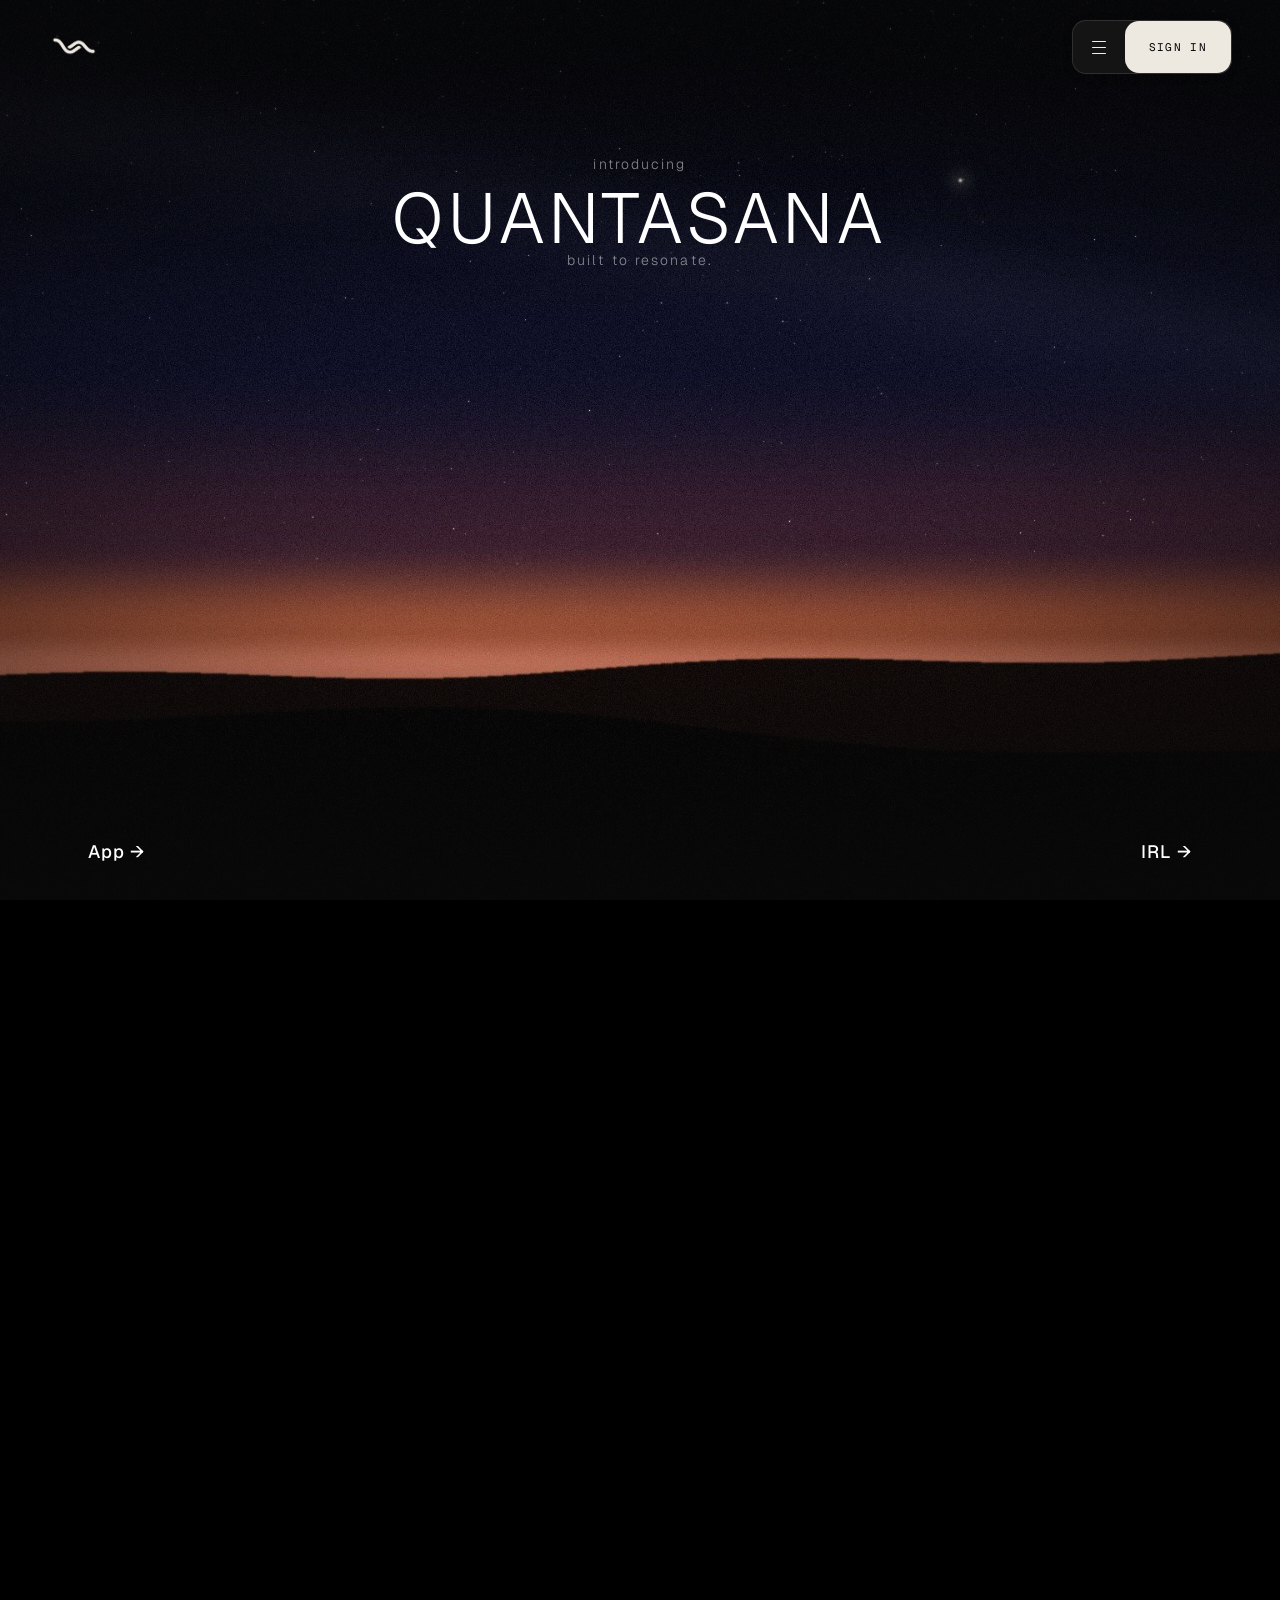
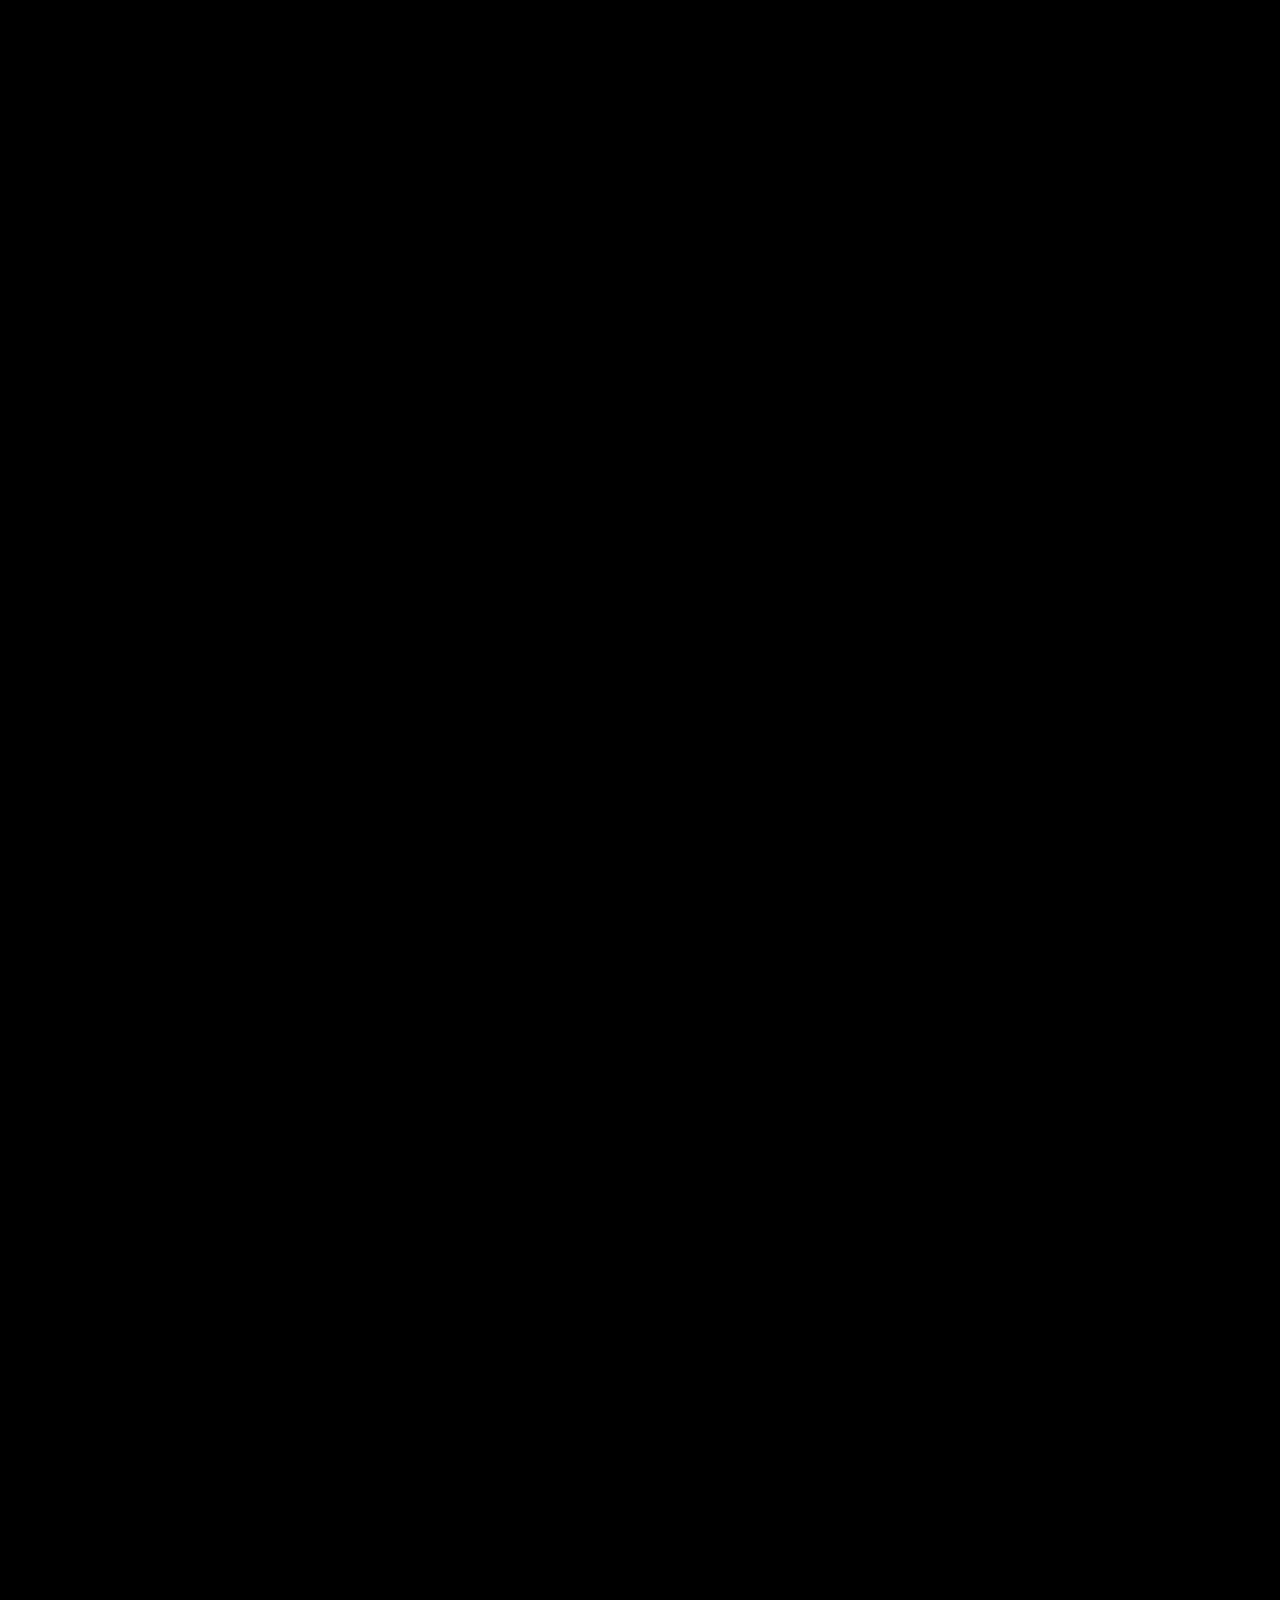
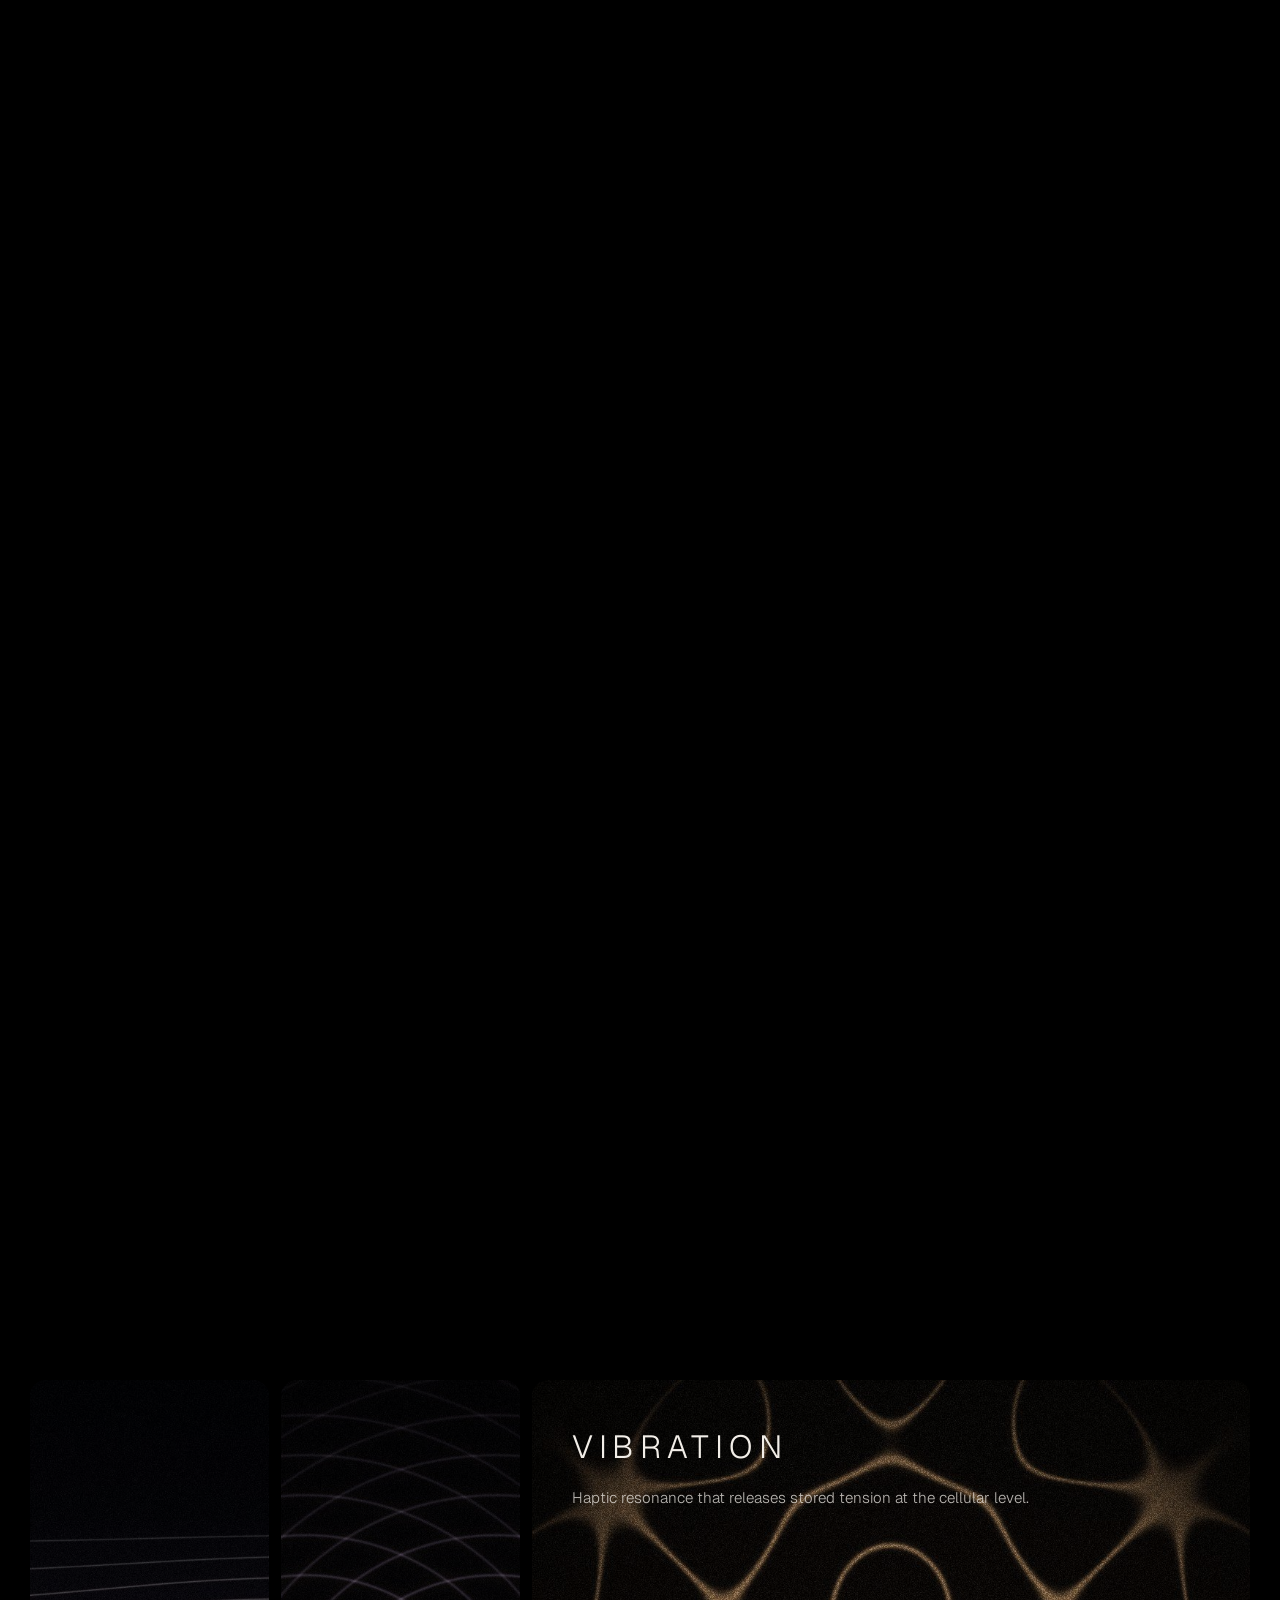
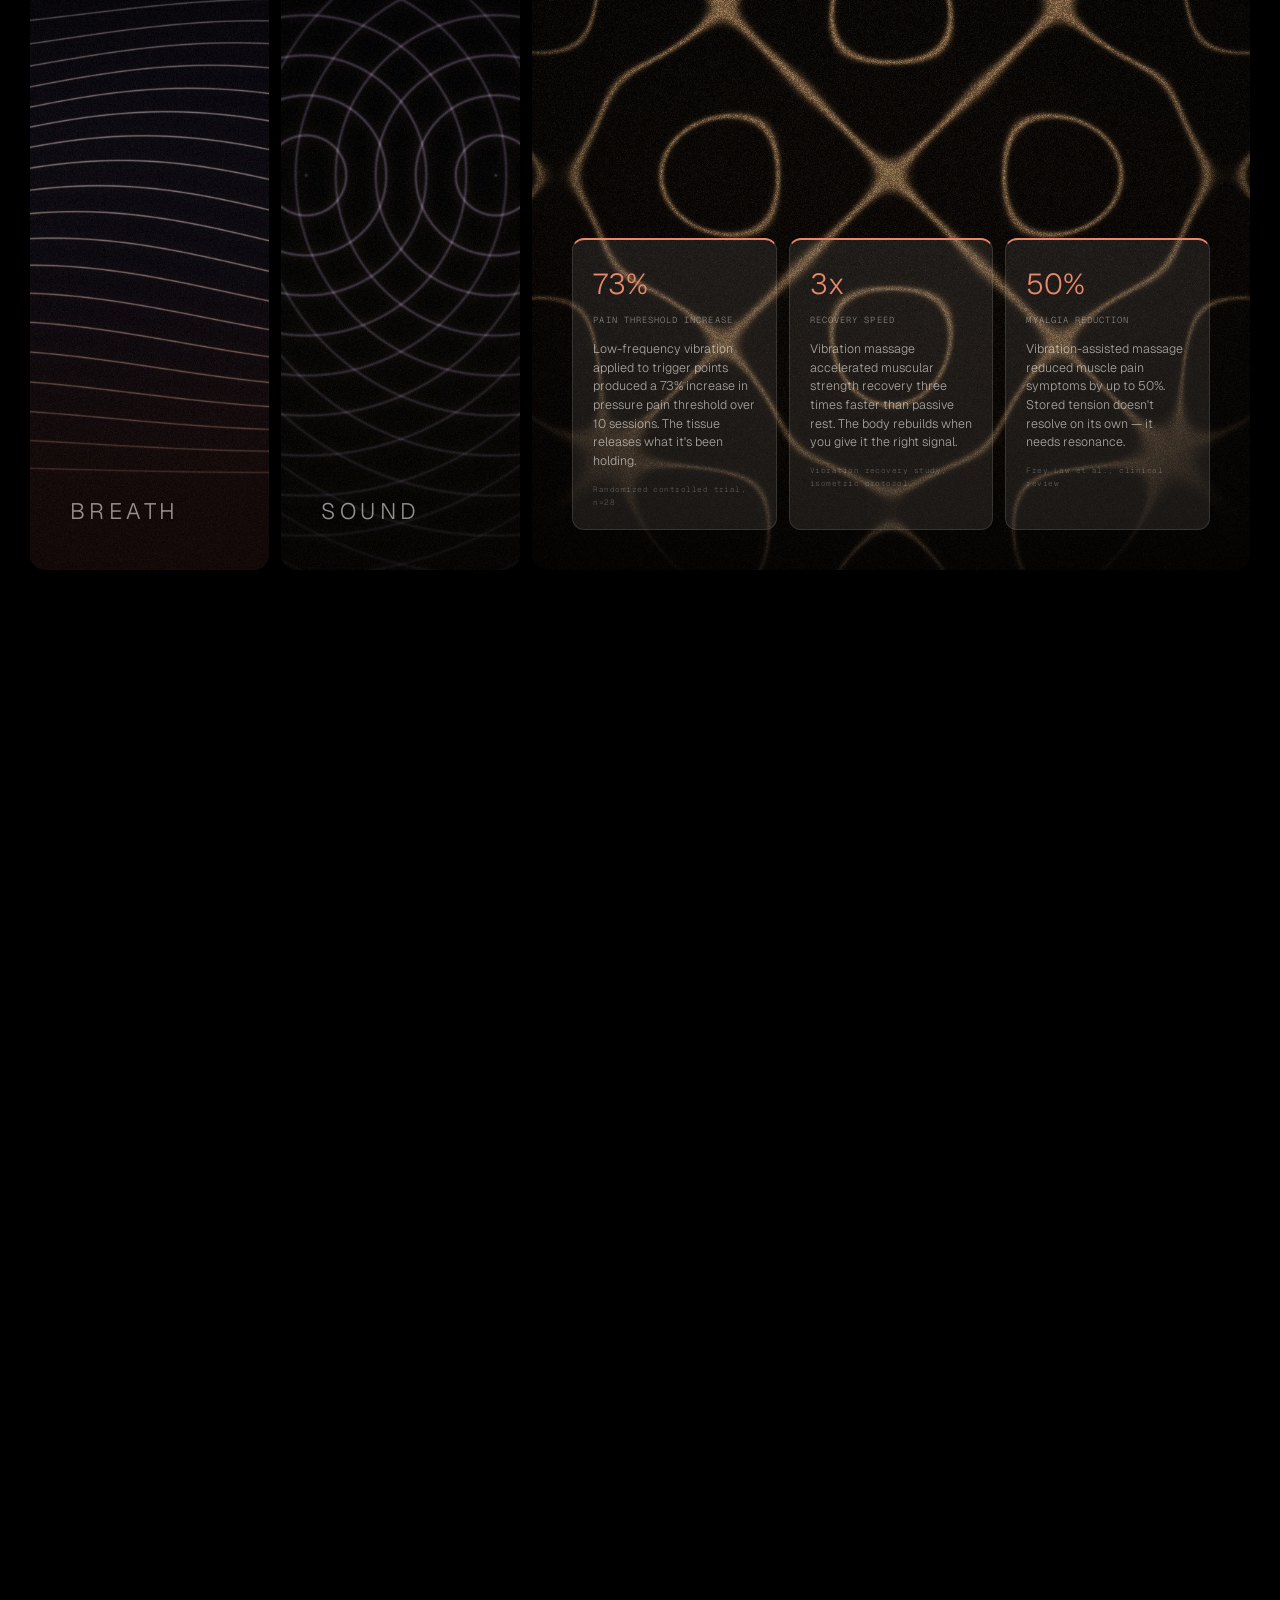
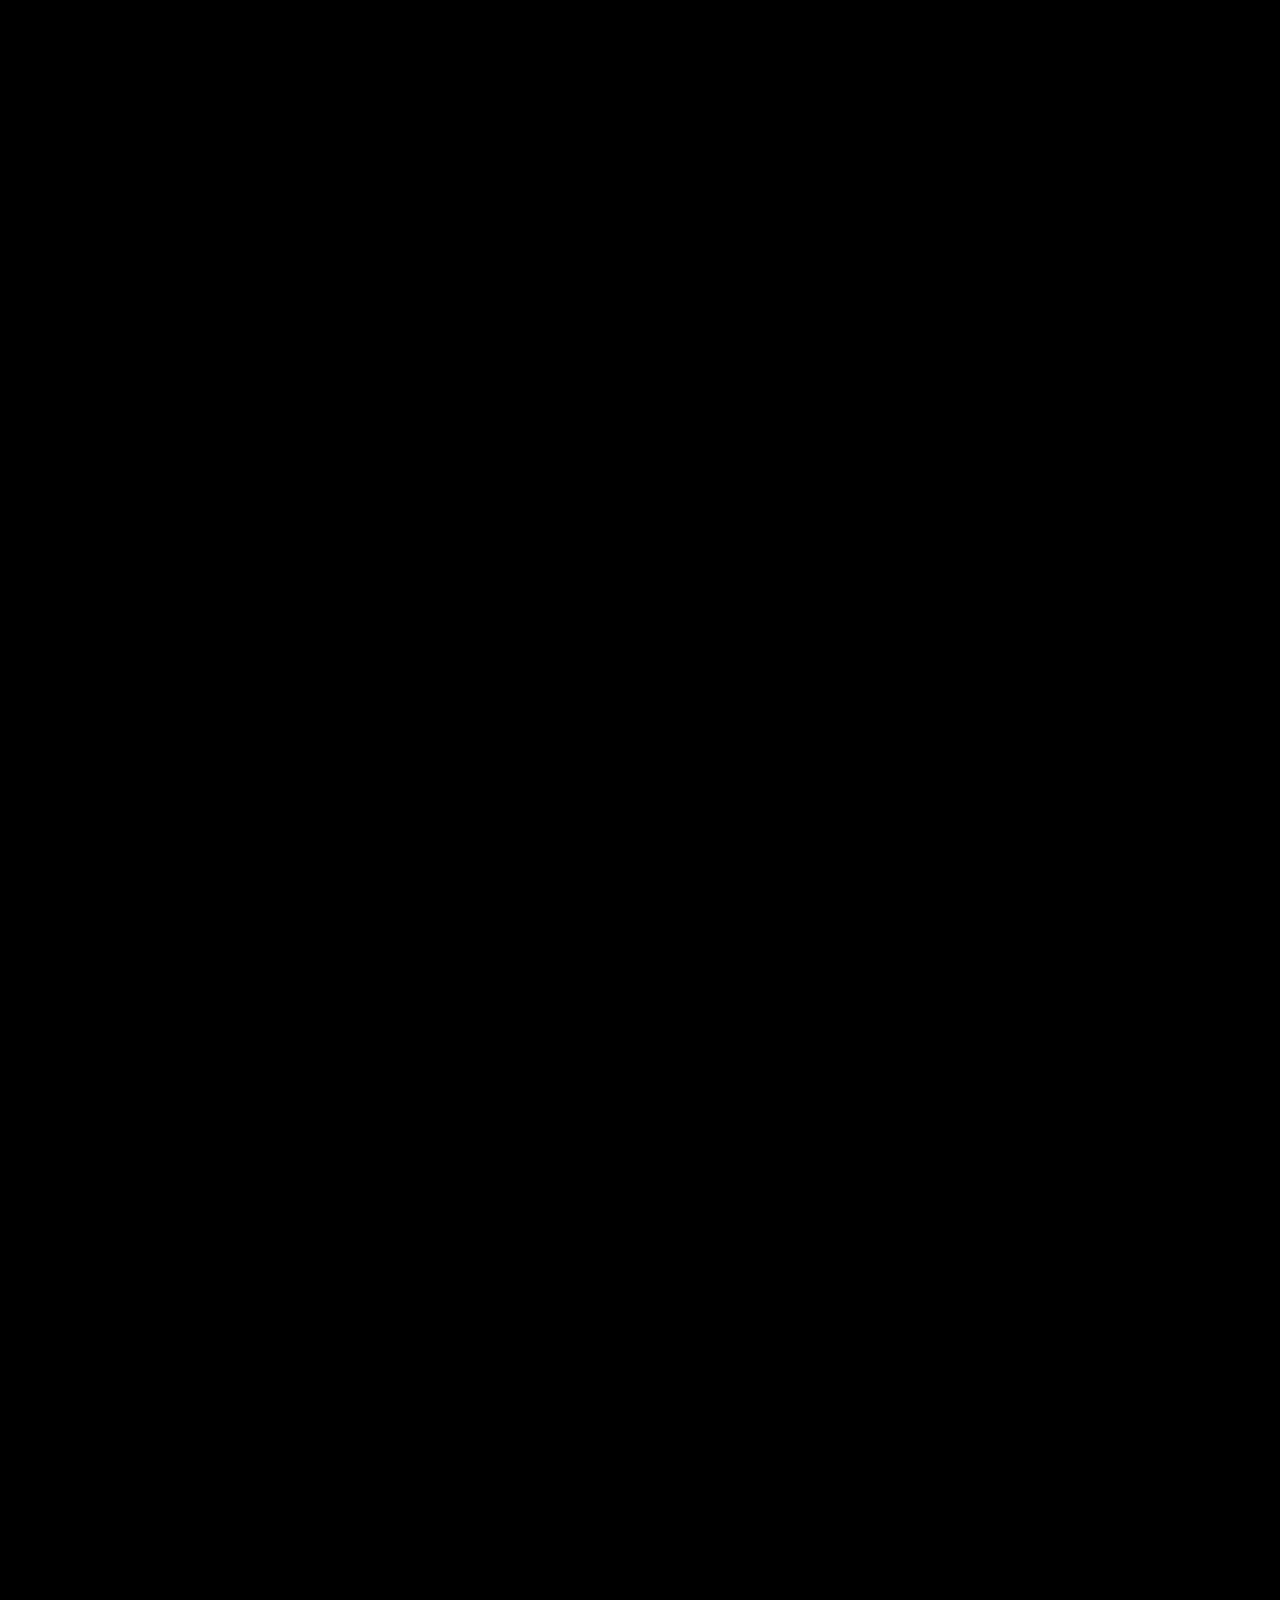
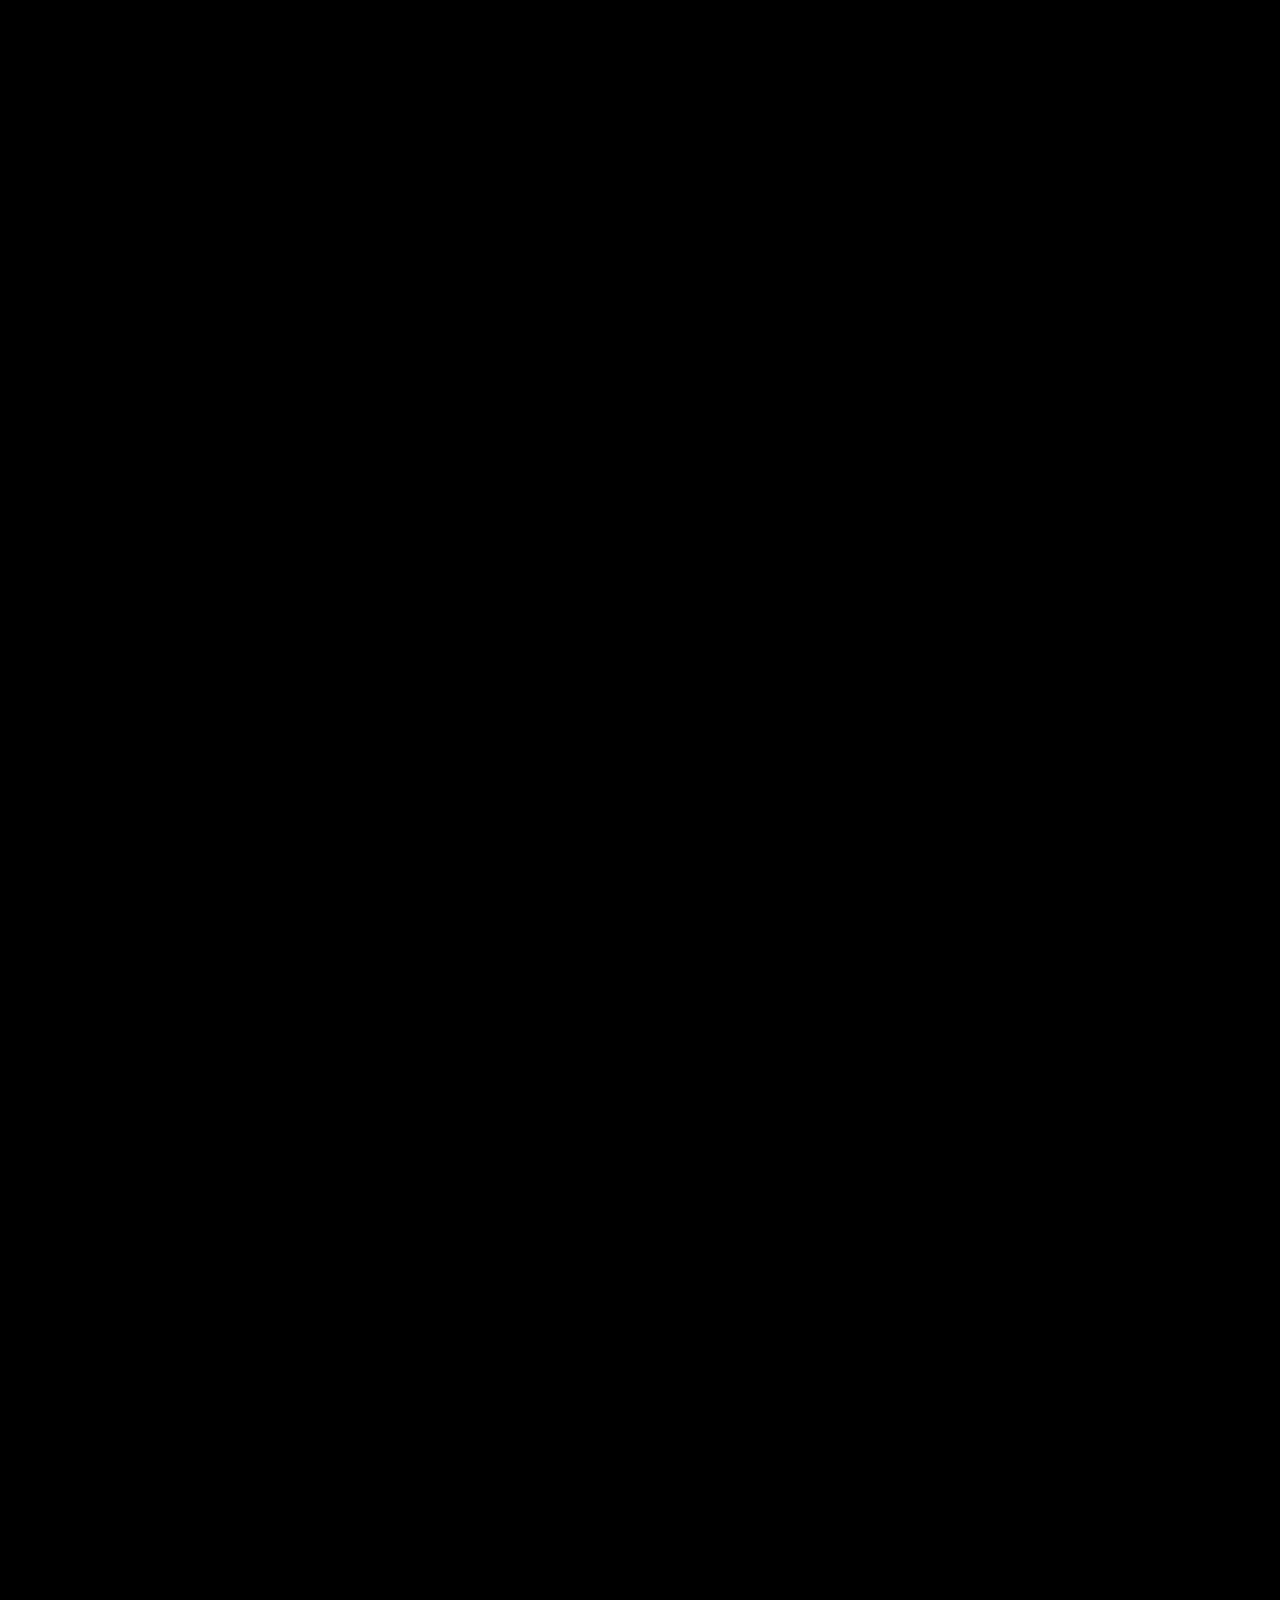
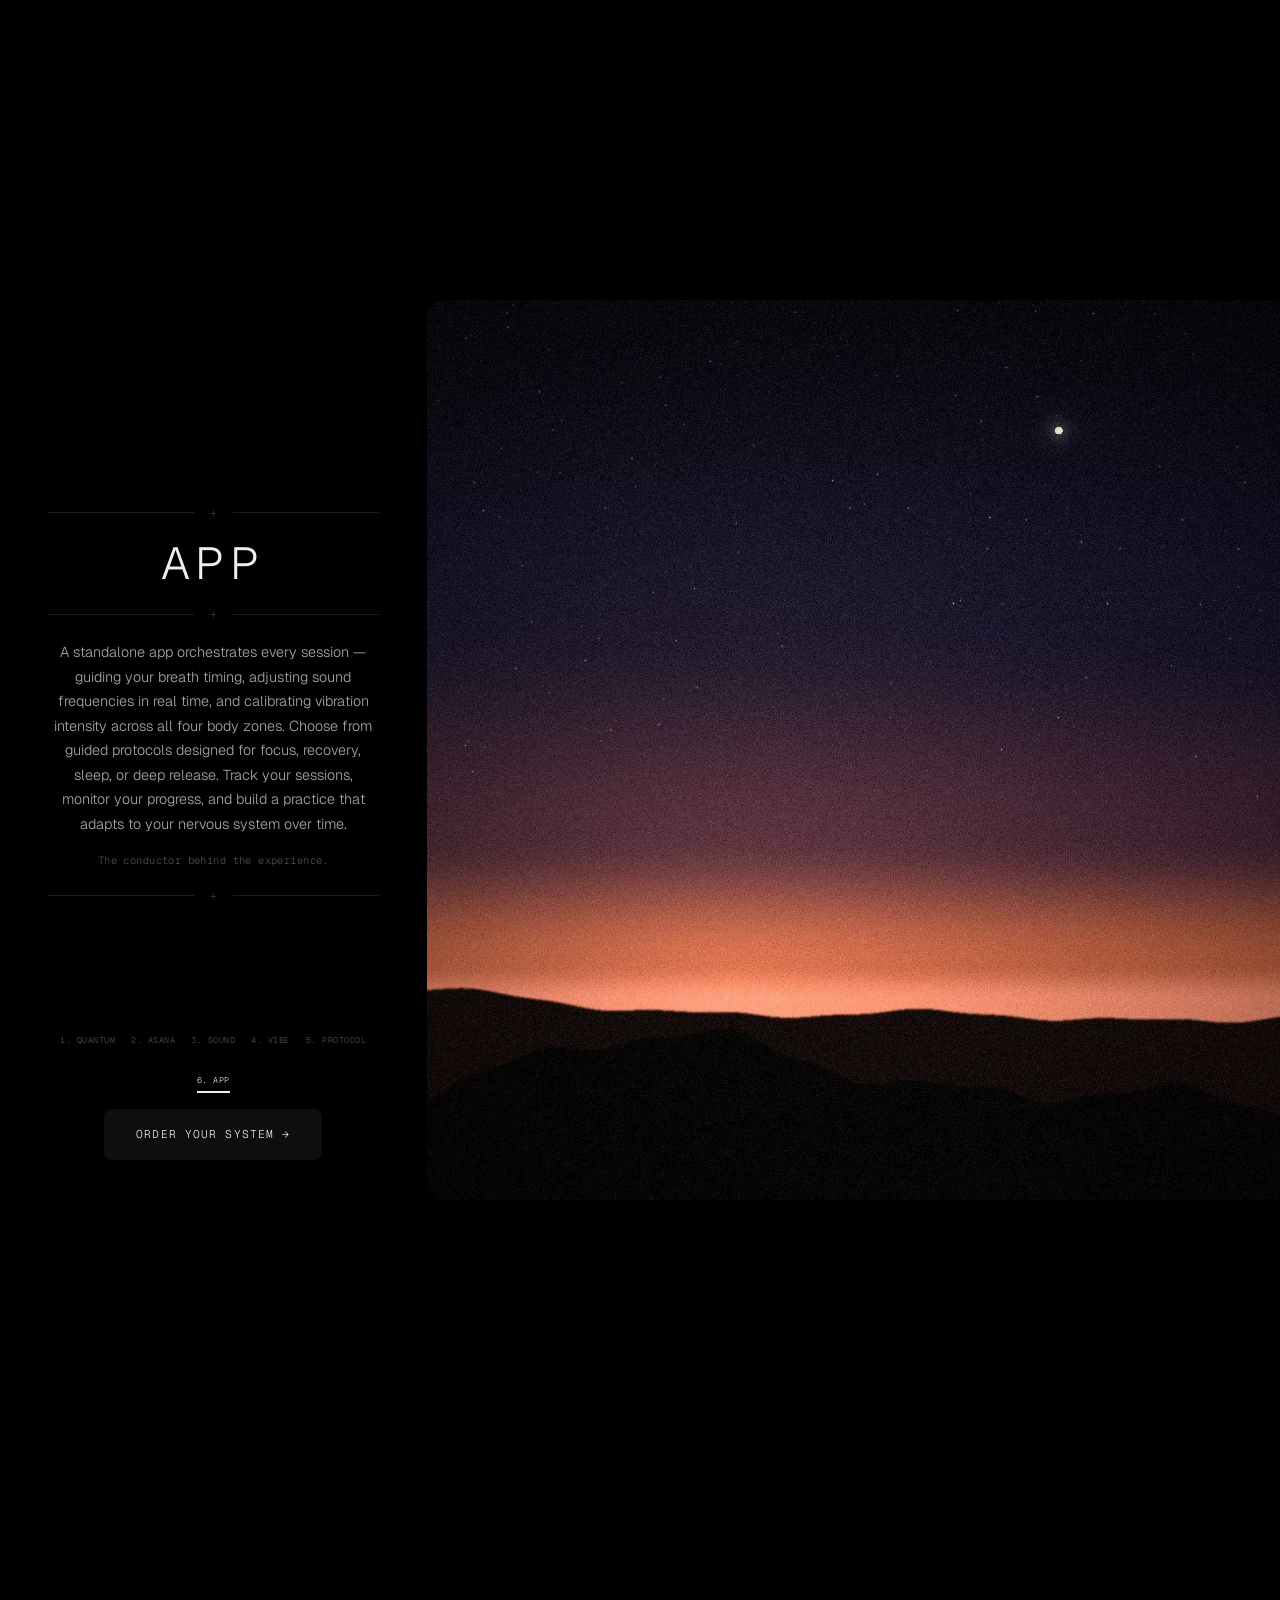
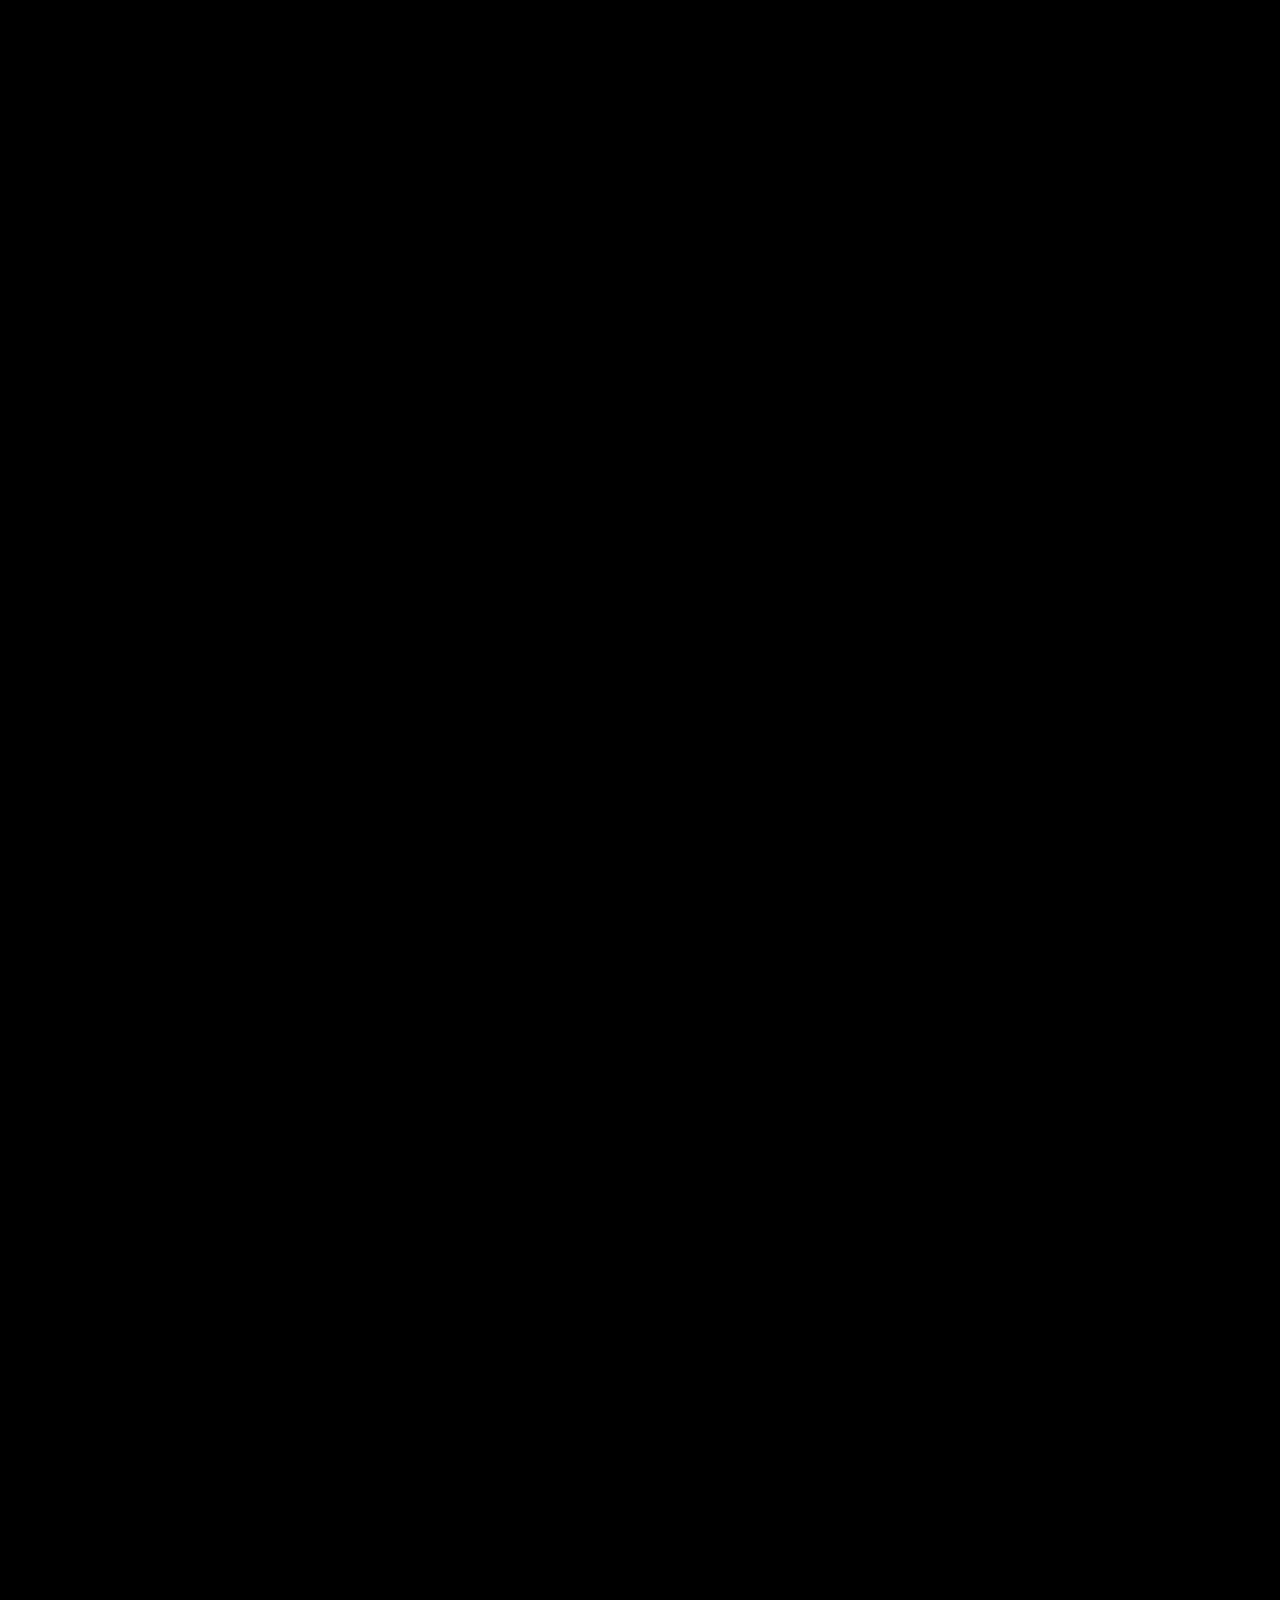
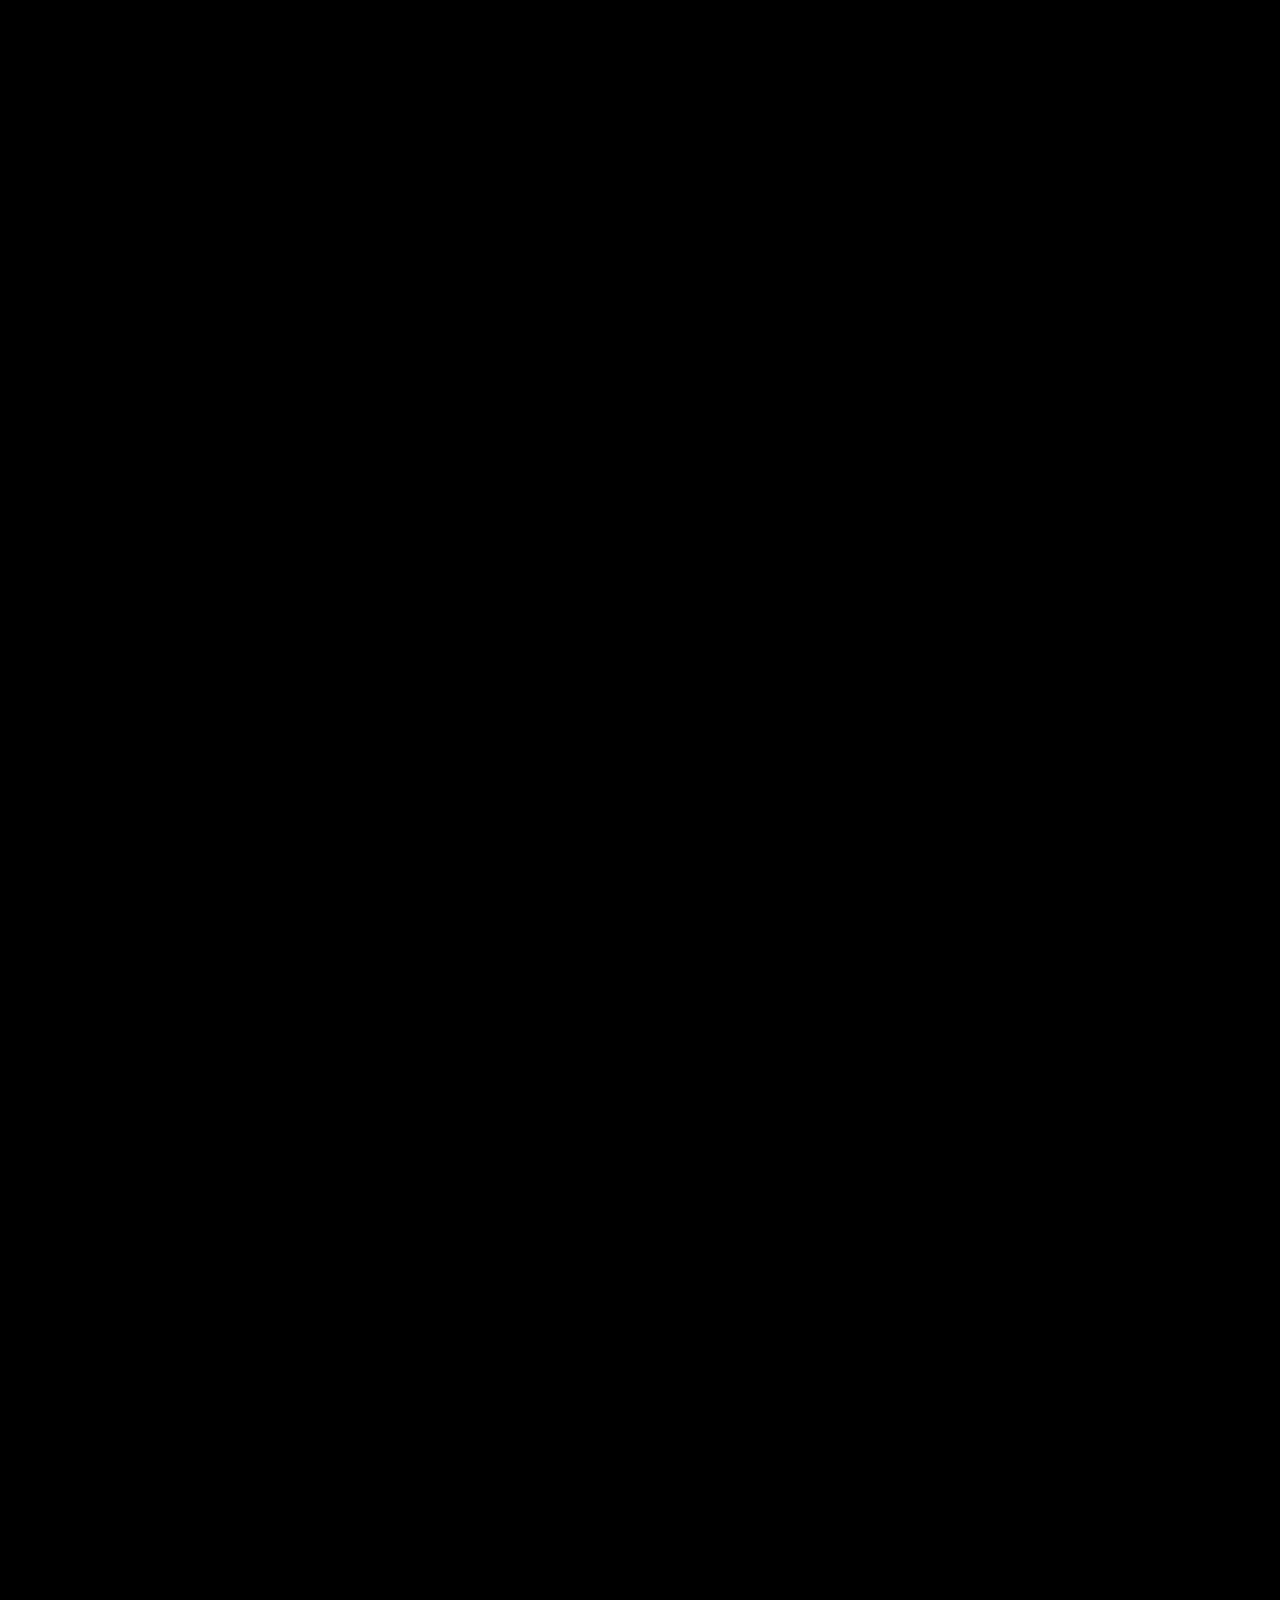
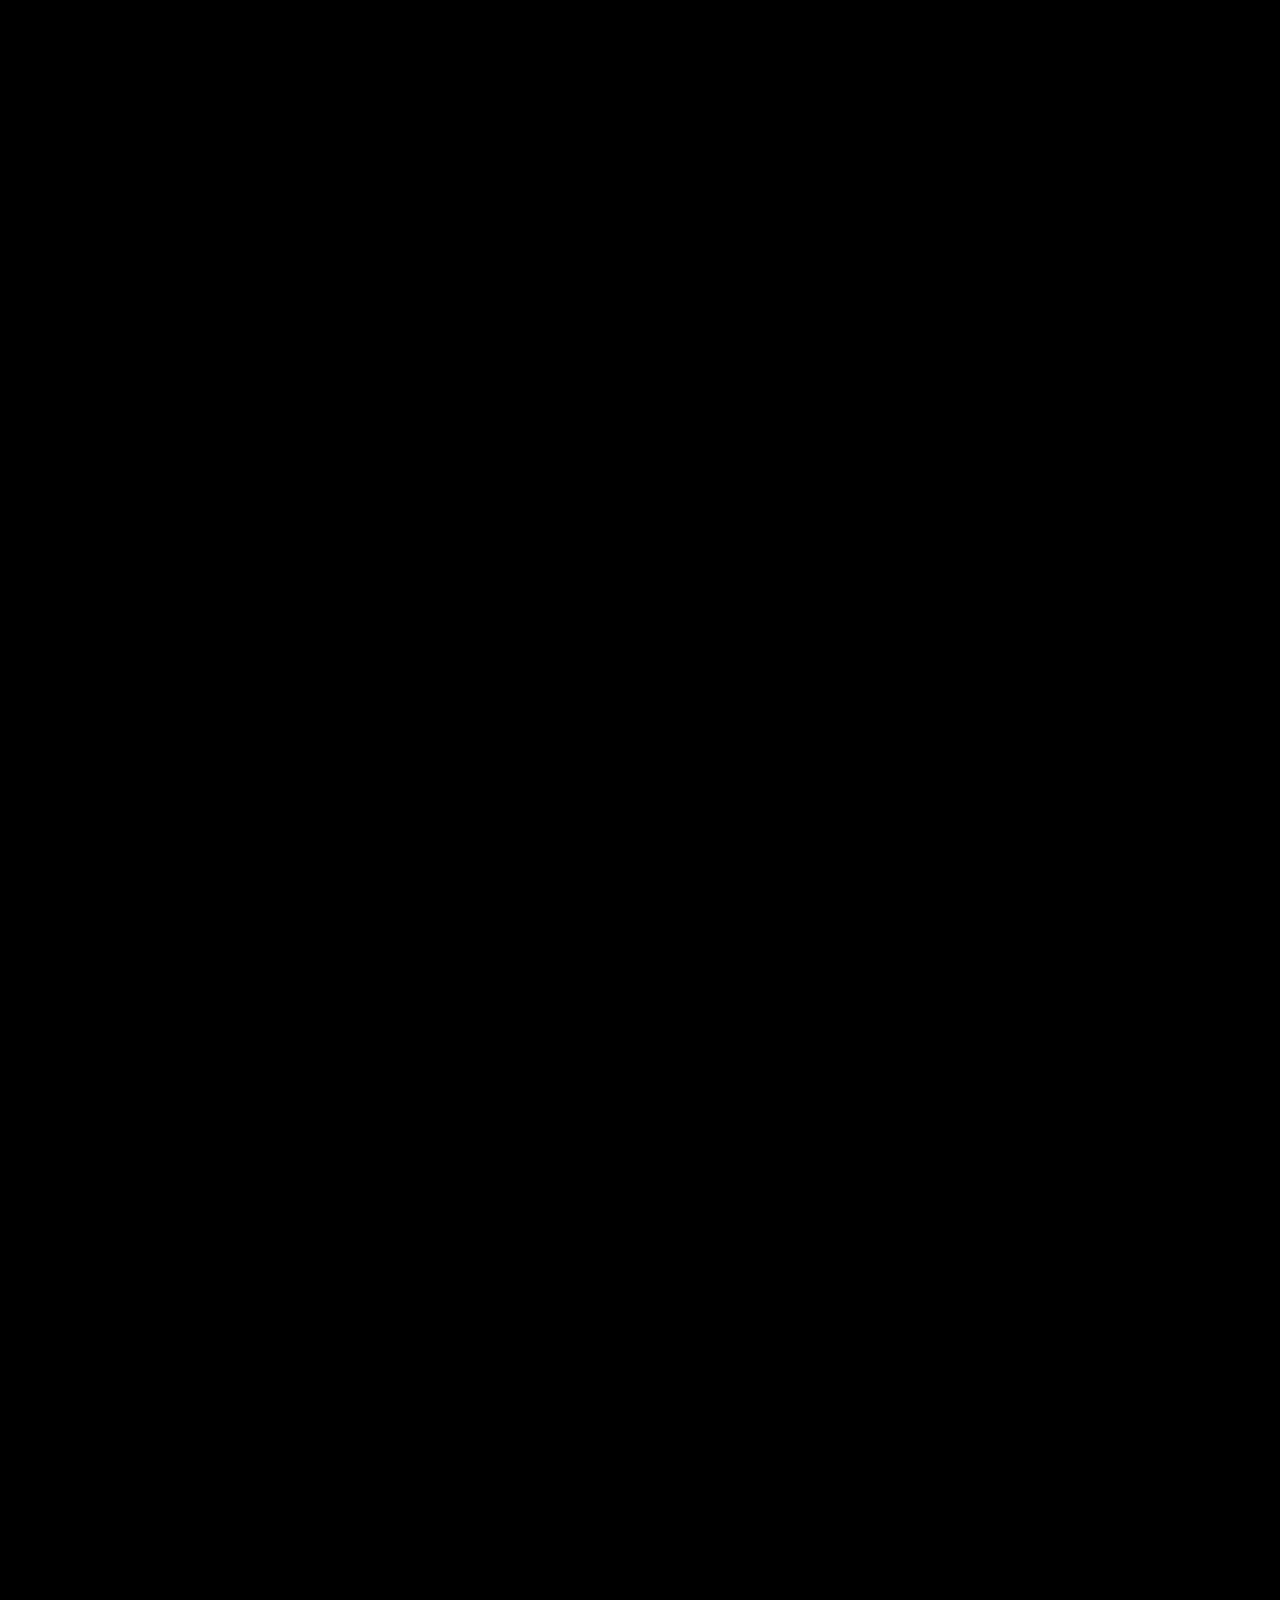
<file: index.html>
<!DOCTYPE html>
<html lang="en">
<head>
  <meta charset="UTF-8">
  <meta name="viewport" content="width=device-width, initial-scale=1.0">
  <title>QUANTASANA — Breathe Beyond</title>
  <meta name="description" content="A premium breathwork and wellness system. Walnut. Boucle. Sound. Vibration. Breath.">

  <!-- Open Graph -->
  <meta property="og:title" content="QUANTASANA — Breathe Beyond">
  <meta property="og:description" content="A premium breathwork and wellness system. Walnut. Boucle. Sound. Vibration. Breath.">
  <meta property="og:image" content="og-image.jpg">
  <meta property="og:type" content="website">

  <!-- Favicon -->
  <link rel="icon" type="image/svg+xml" href="favicon.svg">

  <!-- Fonts -->
  <link rel="preconnect" href="https://fonts.googleapis.com">
  <link rel="preconnect" href="https://fonts.gstatic.com" crossorigin>
  <link href="https://fonts.googleapis.com/css2?family=Geist:wght@300..700&family=Geist+Mono:wght@400;500&display=swap" rel="stylesheet">

  <link rel="stylesheet" href="styles.css?v=16">
  <link rel="stylesheet" href="orbit.css?v=2">
</head>
<body>

  <!-- ============================================
       NAVIGATION
       ============================================ -->
  <nav class="nav" id="nav">
    <div class="nav__inner">
      <!-- Logo Mark -->
      <a href="#" class="nav__logo" aria-label="QUANTASANA home">
        <img src="images/orbit/mark-bone.png" class="nav__logo.png" alt="QUANTASANA" aria-hidden="true">
      </a>

      <!-- Right side: flyout + hamburger + ORDER -->
      <div class="nav__right">
        <!-- Desktop flyout (slides left from hamburger) -->
        <div class="nav__flyout" id="navFlyout" aria-hidden="true">
          <a href="about.html" class="nav__flyout-link" style="--i:0"><span>About</span></a>
          <a href="#system" class="nav__flyout-link" style="--i:1"><span>Experience</span></a>
          <a href="#community" class="nav__flyout-link" style="--i:2"><span>Community</span></a>
          <a href="in-person.html" class="nav__flyout-link" style="--i:3"><span>In Person</span></a>
          <a href="app.html" class="nav__flyout-link" style="--i:4"><span>Digital</span></a>
        </div>

        <!-- Pill toggle: hamburger + ORDER + mobile dropdown -->
        <div class="nav__pill" id="navPill">
          <div class="nav__actions">
            <button class="nav__hamburger" id="navHamburger" aria-label="Toggle menu" aria-expanded="false">
              <span class="nav__hamburger-line nav__hamburger-line--top"></span>
              <span class="nav__hamburger-line nav__hamburger-line--mid"></span>
              <span class="nav__hamburger-line nav__hamburger-line--bot"></span>
              <span class="nav__x-line nav__x-line--1"></span>
              <span class="nav__x-line nav__x-line--2"></span>
            </button>
            <a href="javascript:void(0)" class="nav__order-btn" onclick="openSignInModal('create')">Sign In</a>
          </div>
          <!-- Mobile accordion dropdown (unfolds below pill) -->
          <div class="nav__dropdown" id="navDropdown">
            <a href="about.html" class="nav__dropdown-link" style="--i:0">About</a>
            <a href="#system" class="nav__dropdown-link" style="--i:1">Experience</a>
            <a href="#community" class="nav__dropdown-link" style="--i:2">Community</a>
            <a href="in-person.html" class="nav__dropdown-link" style="--i:3">In Person</a>
            <a href="app.html" class="nav__dropdown-link" style="--i:4">Digital</a>
          </div>
        </div>
      </div>
    </div>
  </nav>

  <!-- Menu overlay (dark blur behind menu card) -->
  <div class="nav__overlay" id="navOverlay"></div>

  <!-- ============================================
       SECTION 1: HERO — "The Portal"
       ============================================ -->
  <section class="section hero" id="hero">
    <!-- Background video: single autoplay, freezes on last frame -->
    <div class="hero__bg">
      <video id="heroVideo" autoplay loop muted playsinline poster="images/orbit/hero-twilight.jpg" class="hero__video">
      </video>
    </div>

    <!-- Gradient overlays -->
    <div class="hero__overlay"></div>

    <!-- Content -->
    <div class="hero__content">
      <span class="hero__eyebrow anim-fade-up" style="--delay:0.3s">introducing</span>
      <h1 class="hero__headline anim-fade-up" style="--delay:0.5s">QUANTASANA</h1>
      <p class="hero__tagline anim-fade-up" style="--delay:0.7s">built to resonate.</p>
    </div>

    <!-- Bottom nav links -->
    <div class="hero__nav-bottom">
      <a href="app.html" class="hero__nav-link">App →</a>
      <a href="in-person.html" class="hero__nav-link">IRL →</a>
    </div>
  </section>


  <!-- ============================================
       TRANSITION 1: Recalibration
       ============================================ -->
  <div class="transition-wrapper" id="transition-1">
    <div class="transition-section">
      <div class="transition-text" data-line="0">
        Your nervous system wasn't designed for the pace of the modern world.
      </div>
      <div class="transition-text" data-line="1">
        But it can be recalibrated.
      </div>
      <div class="transition-text" data-line="2">
        Quantasana helps restore your body's natural frequency through three intentional, science-backed modalities.
      </div>
    </div>
  </div>



  <!-- ============================================
       SECTION 3: SCIENCE — Scroll-Driven Three Panels
       ============================================ -->
  <div class="science-wrapper">
    <section id="science">
      <div class="science-panels">

        <!-- BREATH -->
        <div class="science-panel active" data-pillar="breath">
          <div class="panel-content">
            <h2 class="panel-title">BREATH</h2>
            <p class="panel-desc">Guided respiratory protocols that reset your autonomic nervous system.</p>
            <div class="stat-cards">
              <div class="stat-card">
                <div class="stat-number">68%</div>
                <div class="stat-label">HRV IMPROVEMENT</div>
                <p class="stat-body">Controlled breathwork protocols show significant heart rate variability improvement within 8 weeks of consistent practice.</p>
                <div class="stat-source">Peer-reviewed, n=142</div>
              </div>
              <div class="stat-card">
                <div class="stat-number">3.2x</div>
                <div class="stat-label">ALPHA WAVE INCREASE</div>
                <p class="stat-body">Guided breathing patterns produce measurable alpha wave amplification, associated with calm focus and creative flow states.</p>
                <div class="stat-source">EEG clinical study</div>
              </div>
              <div class="stat-card">
                <div class="stat-number">41%</div>
                <div class="stat-label">CORTISOL REDUCTION</div>
                <p class="stat-body">Extended exhale protocols demonstrate clinically significant cortisol reduction after single 12-minute sessions.</p>
                <div class="stat-source">Endocrine research, 2023</div>
              </div>
            </div>
          </div>
        </div>

        <!-- SOUND -->
        <div class="science-panel" data-pillar="sound">
          <div class="panel-content">
            <h2 class="panel-title">SOUND</h2>
            <p class="panel-desc">Precision-tuned frequencies that synchronize brainwave activity.</p>
            <div class="stat-cards">
              <div class="stat-card">
                <div class="stat-number">65%</div>
                <div class="stat-label">ANXIETY REDUCTION</div>
                <p class="stat-body">Precision-tuned sound frequencies reduced anxiety levels by 65% in controlled trials, outperforming every other stimulus tested.</p>
                <div class="stat-source">Mindlab International, n=40</div>
              </div>
              <div class="stat-card">
                <div class="stat-number">21%</div>
                <div class="stat-label">COGNITIVE ANXIETY DROP</div>
                <p class="stat-body">AI-personalized sound therapy reduced cognitive anxiety by 21% in a single 24-minute session — four times more effective than standard mindfulness.</p>
                <div class="stat-source">PLOS ONE, RCT, n=318</div>
              </div>
              <div class="stat-card">
                <div class="stat-number">3 Weeks</div>
                <div class="stat-label">BRAINWAVE REMODELING</div>
                <p class="stat-body">Daily 20-minute acoustic stimulation sessions produced measurable alpha brainwave entrainment and reduced depression and stress scores within 21 days.</p>
                <div class="stat-source">Acoustic neurostimulation trial, 2023</div>
              </div>
            </div>
          </div>
        </div>

        <!-- VIBRATION -->
        <div class="science-panel" data-pillar="vibration">
          <div class="panel-content">
            <h2 class="panel-title">VIBRATION</h2>
            <p class="panel-desc">Haptic resonance that releases stored tension at the cellular level.</p>
            <div class="stat-cards">
              <div class="stat-card">
                <div class="stat-number">73%</div>
                <div class="stat-label">PAIN THRESHOLD INCREASE</div>
                <p class="stat-body">Low-frequency vibration applied to trigger points produced a 73% increase in pressure pain threshold over 10 sessions. The tissue releases what it's been holding.</p>
                <div class="stat-source">Randomized controlled trial, n=28</div>
              </div>
              <div class="stat-card">
                <div class="stat-number">3x</div>
                <div class="stat-label">RECOVERY SPEED</div>
                <p class="stat-body">Vibration massage accelerated muscular strength recovery three times faster than passive rest. The body rebuilds when you give it the right signal.</p>
                <div class="stat-source">Vibration recovery study, isometric protocol</div>
              </div>
              <div class="stat-card">
                <div class="stat-number">50%</div>
                <div class="stat-label">MYALGIA REDUCTION</div>
                <p class="stat-body">Vibration-assisted massage reduced muscle pain symptoms by up to 50%. Stored tension doesn't resolve on its own — it needs resonance.</p>
                <div class="stat-source">Frey Law et al., clinical review</div>
              </div>
            </div>
          </div>
        </div>

      </div>
    </section>
  </div><!-- /.science-wrapper -->


  <!-- ============================================
       TRANSITION 2: The Signal
       ============================================ -->
  <div class="transition-wrapper" id="transition-2">
    <div class="transition-section">
      <div class="transition-text" data-line="0">
        Your body already knows how to heal. It just needs the right signal.
      </div>
    </div>
  </div>


  <!-- ============================================
       SECTION 4: "The System" (Pebble-Style Product Showcase)
       ============================================ -->
  <div class="system-wrapper">
    <section id="system" class="system-section">
      <div class="system-layout">

        <!-- Left column -->
        <div class="system-left">

          <!-- Tab content panels (stacked, only active one visible) -->
          <div class="system-tab-content active" data-tab="0">
            <div class="system-content-center">
              <div class="system-divider"><span>+</span></div>
              <h2 class="system-title">QUANTUM</h2>
              <div class="system-divider"><span>+</span></div>
              <p class="system-desc">Your nervous system has operating modes you've never consciously accessed. Clinical neuroscience confirms that specific meditative states produce measurable changes in brainwave coherence — shifting the brain from scattered beta into synchronized alpha and theta patterns associated with heightened clarity, deep focus, and accelerated recovery.</p>
              <p class="system-subtext">The first step isn't doing. It's arriving.</p>
              <div class="system-divider"><span>+</span></div>
            </div>
            <img src="images/orbit/art-meditate.jpg" class="system-mobile-img" alt="Quantum">
          </div>

          <div class="system-tab-content" data-tab="1">
            <div class="system-content-center">
              <div class="system-divider"><span>+</span></div>
              <h2 class="system-title">ASANA</h2>
              <div class="system-divider"><span>+</span></div>
              <p class="system-desc">In Sanskrit, asana means "seat" — the foundational posture where effort dissolves and the body can fully surrender. The QUANTASANA chair is engineered to that principle. A 130° recline positions your spine at the precise angle where muscular tension releases, diaphragmatic breathing deepens naturally, and the nervous system shifts from sympathetic activation to parasympathetic recovery.</p>
              <p class="system-subtext">Zero-gravity walnut and boucle. No two are identical.</p>
              <div class="system-divider"><span>+</span></div>
            </div>
            <img src="images/orbit/pod-van.jpg" class="system-mobile-img" alt="Asana">
          </div>

          <div class="system-tab-content" data-tab="2">
            <div class="system-content-center">
              <div class="system-divider"><span>+</span></div>
              <h2 class="system-title">SOUND</h2>
              <div class="system-divider"><span>+</span></div>
              <p class="system-desc">Every session is built on a precisely engineered audio layer. Binaural frequency pairs calibrated to specific brainwave targets — 4Hz theta for deep meditation, 10Hz alpha for creative focus, 40Hz gamma for cognitive sharpening. The spatial audio field wraps around you, creating an immersive sound environment that your brain can't ignore. This isn't background music. It's acoustic architecture.</p>
              <p class="system-subtext">Frequencies your brain was built to follow.</p>
              <div class="system-divider"><span>+</span></div>
            </div>
            <img src="images/orbit/art-sound.jpg" class="system-mobile-img" alt="Sound">
          </div>

          <div class="system-tab-content" data-tab="3">
            <div class="system-content-center">
              <div class="system-divider"><span>+</span></div>
              <h2 class="system-title">VIBE</h2>
              <div class="system-divider"><span>+</span></div>
              <p class="system-desc">Embedded beneath each cushion zone, tactile transducers convert the session's sound frequencies into physical vibration you feel through your entire body. The vibration is frequency-matched to the audio — when a 40Hz tone plays, you feel 40Hz in your chest. Four independent zones deliver targeted resonance so the right frequency reaches the right tissue at the right intensity.</p>
              <p class="system-subtext">You don't just hear the session. You feel it.</p>
              <div class="system-divider"><span>+</span></div>
            </div>
            <img src="images/orbit/art-vibrate.jpg" class="system-mobile-img" alt="Vibe">
          </div>

          <div class="system-tab-content" data-tab="4">
            <div class="system-content-center">
              <div class="system-divider"><span>+</span></div>
              <h2 class="system-title">PROTOCOL</h2>
              <div class="system-divider"><span>+</span></div>
              <p class="system-desc">A QUANTASANA session isn't random relaxation — it's a sequenced protocol. Each session moves through distinct phases: arrival (breath regulation, nervous system downshift), immersion (frequency entrainment, deep vibration), integration (gradual return, cognitive reset). The timing of each phase is calibrated to your body's neurological response curve. Twenty minutes, precisely structured.</p>
              <p class="system-subtext">Not a playlist. A prescription.</p>
              <div class="system-divider"><span>+</span></div>
            </div>
            <img src="images/orbit/sky-solar.jpg" class="system-mobile-img" alt="Protocol">
          </div>

          <div class="system-tab-content" data-tab="5">
            <div class="system-content-center">
              <div class="system-divider"><span>+</span></div>
              <h2 class="system-title">APP</h2>
              <div class="system-divider"><span>+</span></div>
              <p class="system-desc">A standalone app orchestrates every session — guiding your breath timing, adjusting sound frequencies in real time, and calibrating vibration intensity across all four body zones. Choose from guided protocols designed for focus, recovery, sleep, or deep release. Track your sessions, monitor your progress, and build a practice that adapts to your nervous system over time.</p>
              <p class="system-subtext">The conductor behind the experience.</p>
              <div class="system-divider"><span>+</span></div>
            </div>
            <img src="images/orbit/sky-twilight.jpg" class="system-mobile-img" alt="App">
          </div>

          <!-- Tab navigation -->
          <nav class="system-tabs">
            <button class="system-tab active" data-index="0">1. QUANTUM</button>
            <button class="system-tab" data-index="1">2. ASANA</button>
            <button class="system-tab" data-index="2">3. SOUND</button>
            <button class="system-tab" data-index="3">4. VIBE</button>
            <button class="system-tab" data-index="4">5. PROTOCOL</button>
            <button class="system-tab" data-index="5">6. APP</button>
          </nav>

          <a href="#order" class="system-cta">ORDER YOUR SYSTEM →</a>
        </div>

        <!-- Right column — images -->
        <div class="system-right">
          <div class="system-images">
            <img src="images/orbit/art-meditate.jpg" class="system-img active" data-tab="0" alt="Quantum">
            <img src="images/orbit/pod-van.jpg" class="system-img" data-tab="1" alt="Asana">
            <img src="images/orbit/art-sound.jpg" class="system-img" data-tab="2" alt="Sound">
            <img src="images/orbit/art-vibrate.jpg" class="system-img" data-tab="3" alt="Vibe">
            <img src="images/orbit/sky-solar.jpg" class="system-img" data-tab="4" alt="Protocol">
            <img src="images/orbit/sky-twilight.jpg" class="system-img" data-tab="5" alt="App">
          </div>
        </div>

      </div>
    </section>
  </div>


  <!-- ============================================
       SECTION 5: "The Community" — Scroll-Driven Three Beats
       ============================================ -->
  <div class="community-wrapper">
    <section id="community" class="community-section">
      <div class="community-overlay"></div>
      <div class="community-content">

        <!-- Beat 1: Headline -->
        <div class="community-beat" data-beat="0">
          <span class="community-label">THE COMMUNITY</span>
          <h2 class="community-headline">
            We're not building a product.<br>
            We're building a practice.
          </h2>
        </div>

        <!-- Beat 2: Story -->
        <div class="community-beat" data-beat="1">
          <div class="community-body">
            <p>Quantasana exists because we believe the body already has everything it needs to heal. It just needs the right environment — the right frequency, the right posture, the right signal at the right time.</p>
            <p>This system was designed for the person who takes their recovery as seriously as their performance. Whether that means a private room or your own living room, the practice adapts to where you are.</p>
            <p>We're two builders — one who writes the software, one who builds the furniture — and we built this for ourselves first. Then we realized it was bigger than us.</p>
          </div>
        </div>

        <!-- Beat 3: Vision + CTA -->
        <div class="community-beat" data-beat="2">
          <div class="community-vision">
            <div class="vision-item">
              <span class="vision-number">01</span>
              <p>A connected practice — track your sessions, follow other practitioners, and watch your nervous system data evolve over weeks and months.</p>
            </div>
            <div class="vision-item">
              <span class="vision-number">02</span>
              <p>Purpose-built spaces — intimate rooms designed for 20-minute protocols. A new category of environment, built around the chair.</p>
            </div>
            <div class="vision-item">
              <span class="vision-number">03</span>
              <p>A growing protocol — every session generates data. Every data point refines the system. The practice gets smarter the more people use it.</p>
            </div>
          </div>

          <div class="community-cta">
            <p class="cta-text">We're opening access slowly and intentionally. Join the first wave.</p>
            <form class="email-capture" action="#" method="post">
              <input type="email" placeholder="your@email.com" class="email-input" required>
              <button type="submit" class="email-submit">JOIN THE PRACTICE</button>
            </form>
          </div>
        </div>

      </div>
    </section>
  </div>


  <!-- ============================================
  <!-- ============================================
       FINAL CTA — the curtain
       ============================================ -->
  <section id="order" class="final-cta">
    <div class="final-cta-overlay"></div>
    <div class="final-cta-content">
      <p class="final-cta-label">THE SYSTEM IS READY</p>
      <h2 class="final-cta-headline">Find your frequency.</h2>
      <div class="final-cta-buttons">
        <a href="#science" class="final-btn final-btn-light">EXPLORE</a>
        <a href="order.html" class="final-btn final-btn-accent">ORDER</a>
      </div>
      <p class="final-cta-edition">FOUNDERS EDITION — NOW ACCEPTING RESERVATIONS</p>
    </div>
  </section>

  <!-- Footer wrapper — creates scroll room for the reveal -->
  <div class="footer-wrapper">
    <footer id="footer" class="site-footer">
      <div class="footer-content">

        <!-- Top section: tagline + nav + subscribe -->
        <div class="footer-top">

          <!-- Left: tagline -->
          <div class="footer-tagline">
            <p class="footer-tagline-text">Built to resonate.</p>
          </div>

          <!-- Center: nav links -->
          <nav class="footer-nav">
            <a href="#science" class="footer-link">science</a>
            <a href="#system" class="footer-link">experience</a>
            <a href="#community" class="footer-link">community</a>
            <a href="order.html" class="footer-link">order</a>
            <a href="in-person.html" class="footer-link">in person</a>
            <a href="app.html" class="footer-link">app</a>
            <a href="contact.html" class="footer-link">contact</a>
            <a href="press.html" class="footer-link">press</a>
            <a href="faq.html" class="footer-link">faq</a>
          </nav>

          <!-- Right: subscribe -->
          <div class="footer-subscribe">
            <p class="footer-subscribe-text">Subscribe for the latest<br>Quantasana updates.</p>
            <a href="#community" class="footer-join">
              <span class="footer-join-arrow">→</span>
              JOIN US
            </a>
          </div>

        </div>

        <!-- Divider with + -->
        <div class="footer-divider"><span>+</span></div>

        <!-- Bottom section: logo + legal + socials -->
        <div class="footer-bottom">

          <!-- Left: logo wordmark -->
          <div class="footer-logo">quantasana</div>

          <!-- Center: legal -->
          <div class="footer-legal">
            <a href="privacy.html" class="footer-legal-link">PRIVACY POLICY</a>
            <span class="footer-legal-dot">·</span>
            <a href="terms.html" class="footer-legal-link">TERMS OF SERVICE</a>
          </div>

          <!-- Center: copyright -->
          <div class="footer-copyright">
            © 2026 NOVUS BROKER TECHNOLOGY, INC. ALL RIGHTS RESERVED.
          </div>

          <!-- Right: socials -->
          <div class="footer-socials">
            <a href="https://instagram.com/quantasana" class="footer-social-link" target="_blank">INSTAGRAM</a>
            <span class="footer-legal-dot">·</span>
            <a href="https://x.com/quantasana" class="footer-social-link" target="_blank">X</a>
            <span class="footer-legal-dot">·</span>
            <a href="https://youtube.com/@quantasana" class="footer-social-link" target="_blank">YOUTUBE</a>
          </div>

        </div>

      </div>
    </footer>
  </div>



  <!-- ============================================
       SIGN IN MODAL OVERLAY
       ============================================ -->
  <div class="signin-overlay" id="authOverlay">
    <div class="signin-modal">

      <!-- Close button -->
      <button class="signin-close" onclick="closeSignInModal()" aria-label="Close">&times;</button>

      <!-- View 1: Create Account -->
      <div class="signin-view" id="authCreateView">
        <div class="signin-header">
          <span class="signin-label">CREATE ACCOUNT</span>
          <span class="signin-brand">QUANTASANA</span>
        </div>
        <div class="signin-body">
          <h2 class="signin-heading">Find your frequency.</h2>
          <button class="signin-btn signin-btn--apple" onclick="handleAppleAuth('create')"> Apple Sign Up →</button>
          <button class="signin-btn signin-btn--email" onclick="handleEmailAuth('create')">✉ Email Sign Up →</button>
          <p class="signin-toggle">Already have an account? <a href="javascript:void(0)" onclick="switchAuthView('signin')">Login →</a></p>
        </div>
      </div>

      <!-- View 2: Login -->
      <div class="signin-view" id="authSignInView" style="display:none">
        <div class="signin-header">
          <span class="signin-label">LOGIN</span>
          <span class="signin-brand">QUANTASANA</span>
        </div>
        <div class="signin-body">
          <h2 class="signin-heading">Welcome back.</h2>
          <button class="signin-btn signin-btn--apple" onclick="handleAppleAuth('signin')"> Apple Login →</button>
          <button class="signin-btn signin-btn--email" onclick="handleEmailAuth('signin')">✉ Email Login →</button>
          <p class="signin-toggle"><a href="javascript:void(0)" onclick="switchAuthView('create')">Create Account →</a></p>
        </div>
      </div>

    </div>
  </div>

  <script src="main.js?v=16"></script>
</body>
</html>
</file>
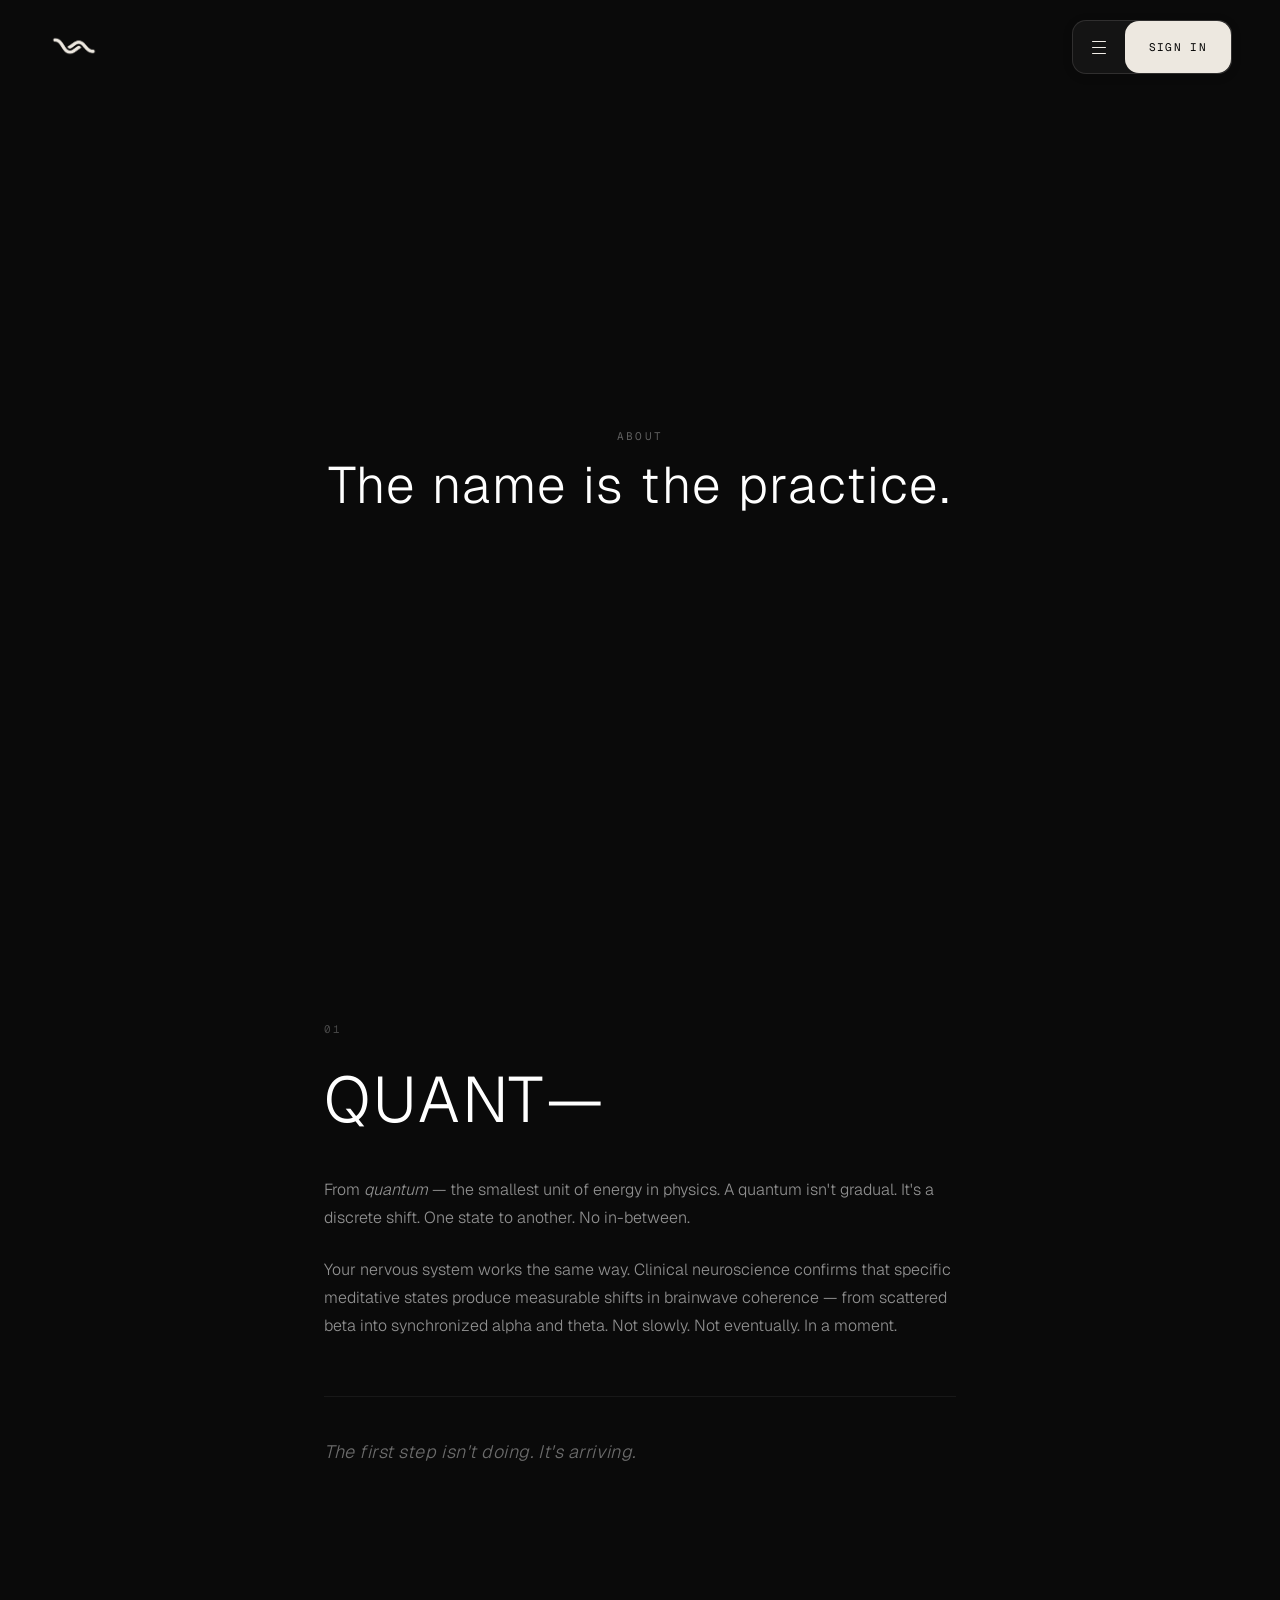
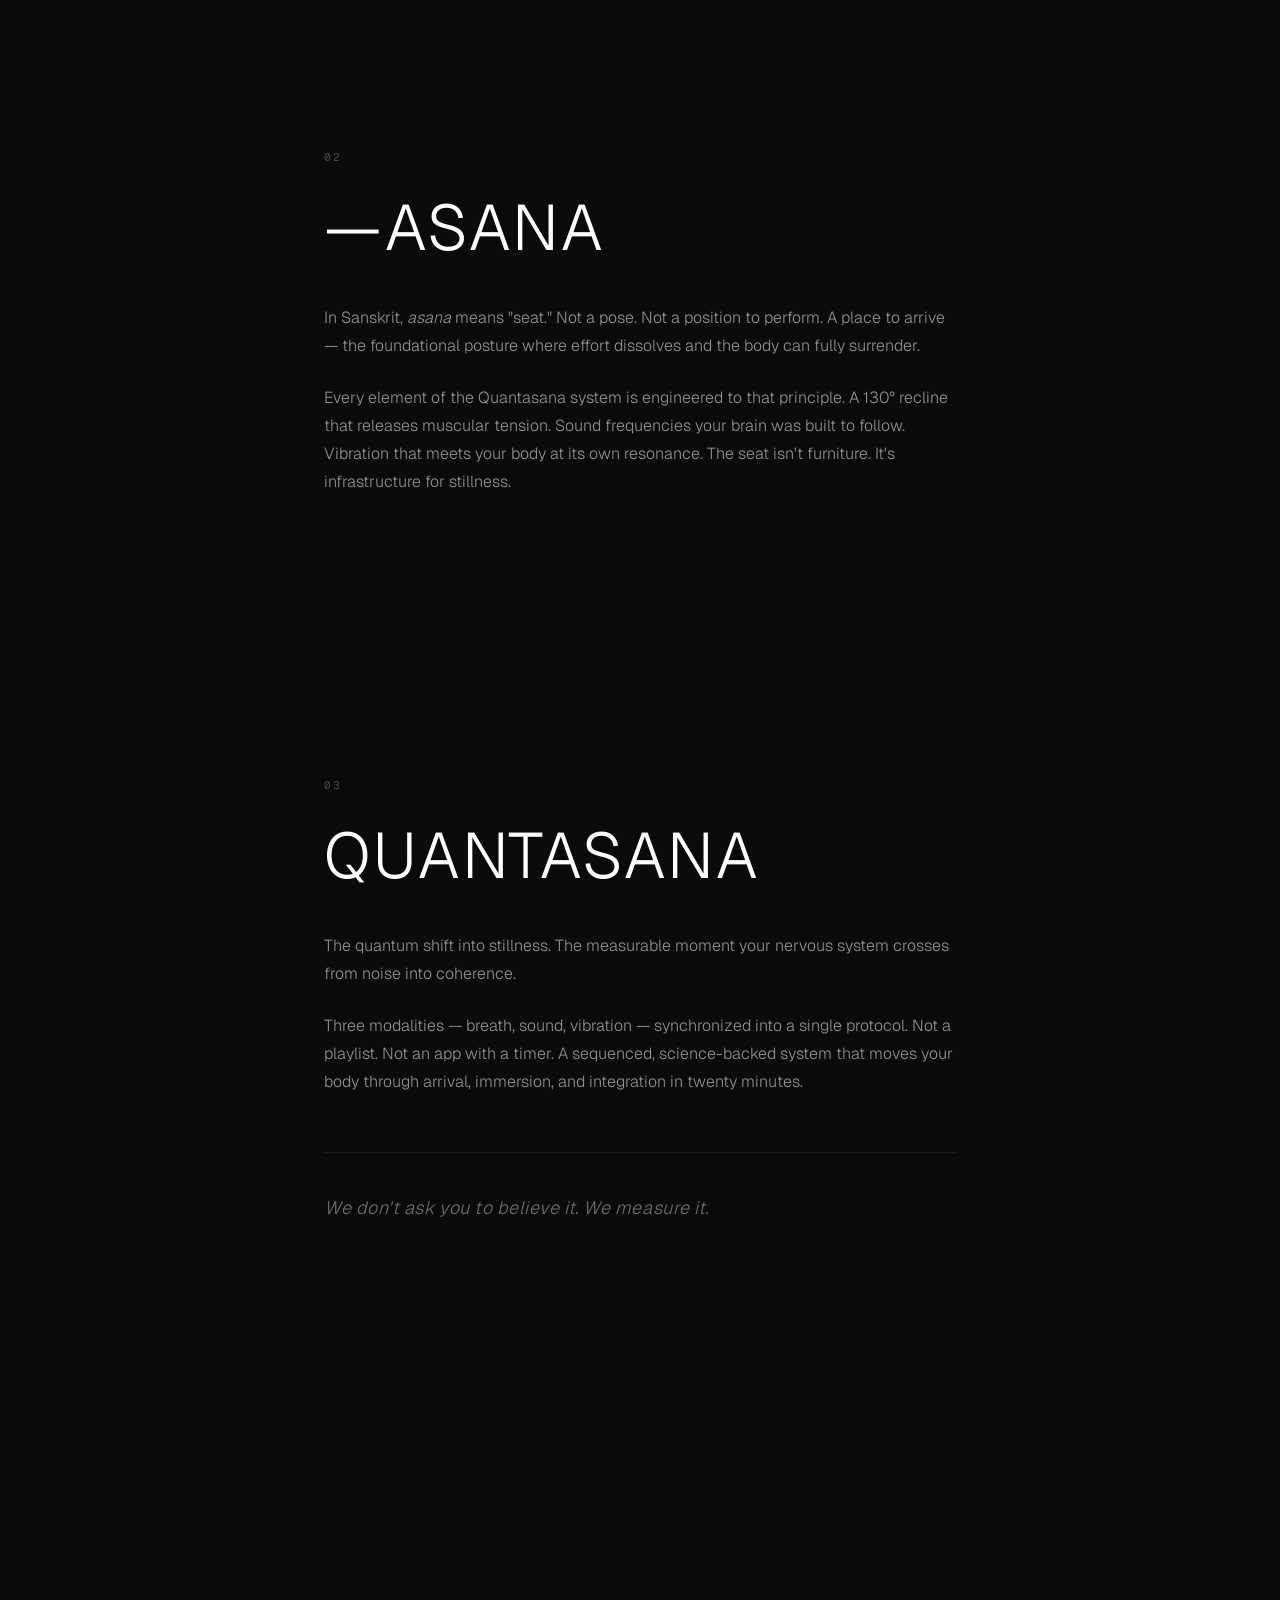
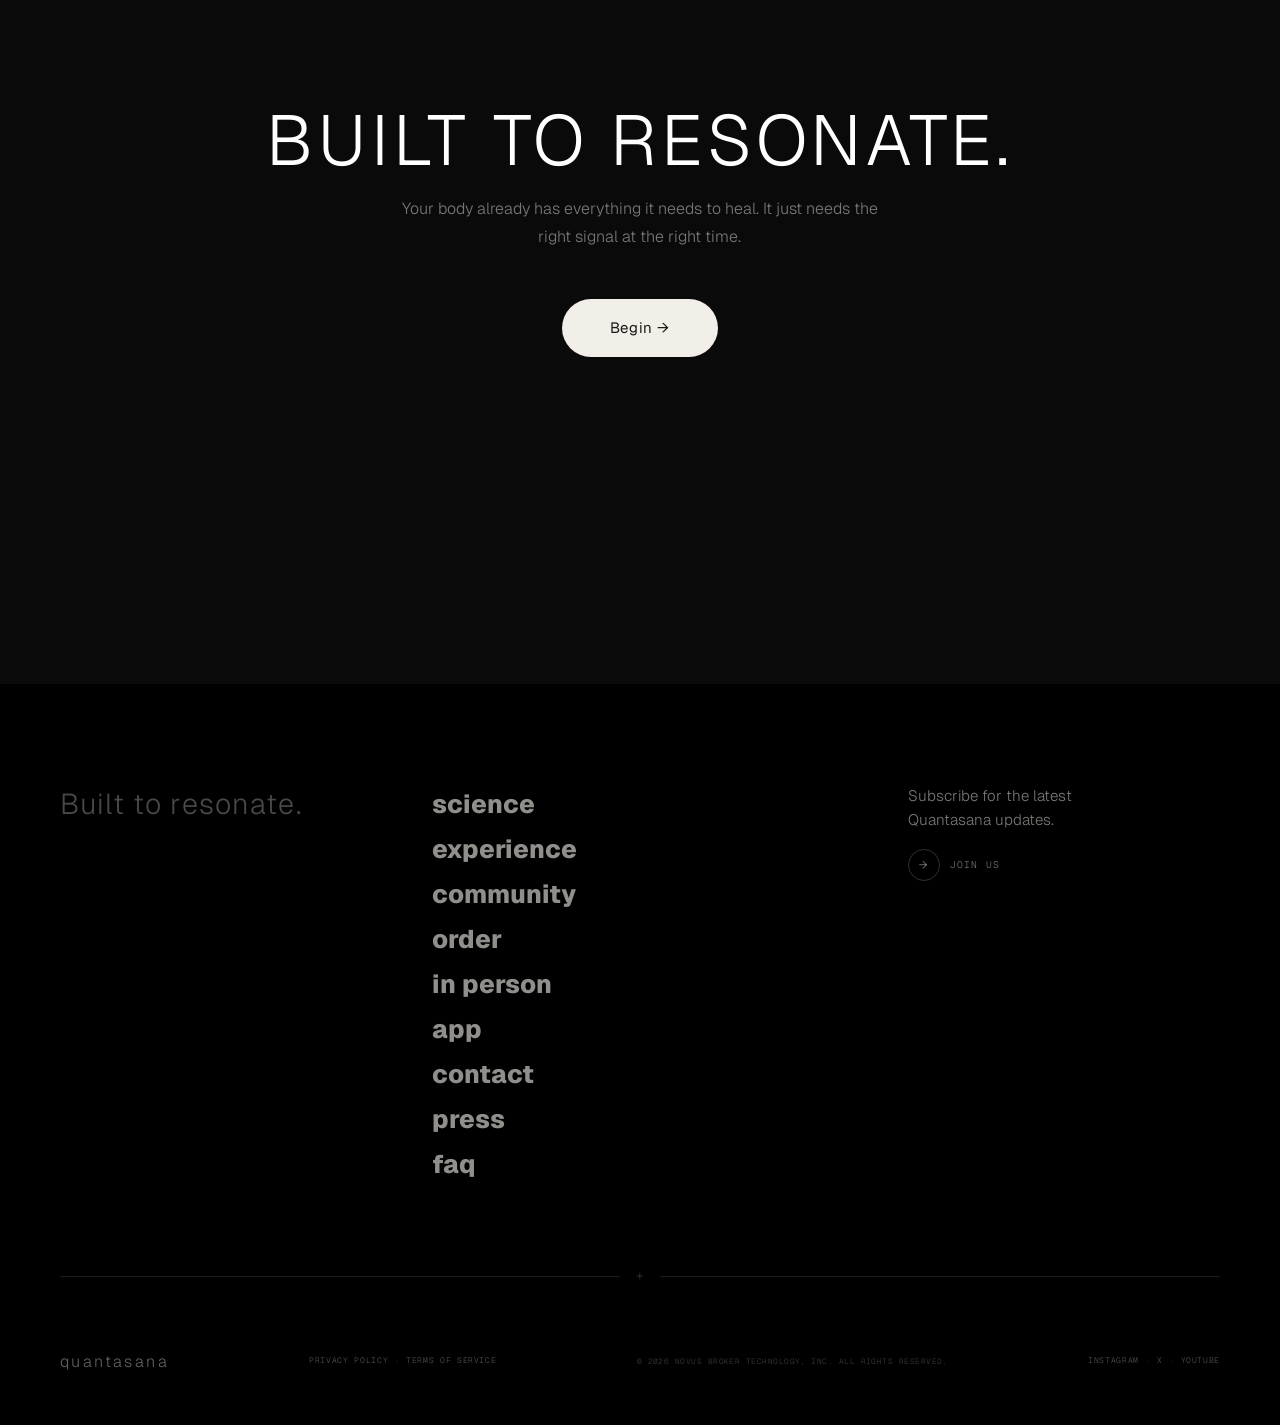
<file: about.html>
<!DOCTYPE html>
<html lang="en">
<head>
  <meta charset="UTF-8">
  <meta name="viewport" content="width=device-width, initial-scale=1.0">
  <title>QUANTASANA — About</title>
  <meta name="description" content="The name is the practice. QUANTASANA — where quantum shifts meet conscious stillness.">

  <!-- Favicon -->
  <link rel="icon" type="image/svg+xml" href="favicon.svg">

  <!-- Fonts -->
  <link rel="preconnect" href="https://fonts.googleapis.com">
  <link rel="preconnect" href="https://fonts.gstatic.com" crossorigin>
  <link href="https://fonts.googleapis.com/css2?family=Geist:wght@300..700&family=Geist+Mono:wght@400;500&display=swap" rel="stylesheet">

  <link rel="stylesheet" href="styles.css?v=16">
  <link rel="stylesheet" href="orbit.css?v=2">
  <style>
    /* ── About page-specific styles ── */
    body {
      margin: 0;
      background: #0a0a0a;
      color: #F2EEE8;
    }

    /* Hero */
    .about-hero {
      position: relative;
      min-height: 100vh;
      display: flex;
      align-items: center;
      justify-content: center;
      text-align: center;
      padding: 120px 24px 80px;
      box-sizing: border-box;
    }

    .about-hero__eyebrow {
      font-family: var(--font-mono);
      font-size: 11px;
      font-weight: 400;
      letter-spacing: 0.2em;
      text-transform: uppercase;
      color: rgba(255, 255, 255, 0.35);
      margin-bottom: 12px;
    }

    .about-hero__heading {
      font-family: var(--font-display);
      font-weight: 300;
      font-size: clamp(28px, 4vw, 56px);
      letter-spacing: 0.04em;
      color: white;
      line-height: 1.1;
      margin: 0;
    }

    /* Content sections */
    .about-section {
      max-width: 680px;
      margin: 0 auto;
      padding: 120px 24px 160px;
    }

    .about-section__number {
      font-family: var(--font-mono);
      font-size: 11px;
      font-weight: 400;
      letter-spacing: 0.15em;
      color: rgba(255, 255, 255, 0.25);
      margin-bottom: 32px;
      display: block;
    }

    .about-section__heading {
      font-family: var(--font-display);
      font-weight: 300;
      font-size: clamp(36px, 5vw, 72px);
      letter-spacing: 0.04em;
      text-transform: uppercase;
      color: white;
      line-height: 0.9;
      margin: 0 0 48px 0;
    }

    .about-section__body p {
      font-family: var(--font-body);
      font-weight: 300;
      font-size: 16px;
      line-height: 1.75;
      color: rgba(255, 255, 255, 0.55);
      margin: 0 0 24px 0;
    }

    .about-section__body p:last-child {
      margin-bottom: 0;
    }

    .about-section__coda {
      font-family: var(--font-display);
      font-weight: 300;
      font-style: italic;
      font-size: 18px;
      letter-spacing: 0.03em;
      color: rgba(255, 255, 255, 0.4);
      margin-top: 56px;
      padding-top: 40px;
      border-top: 1px solid rgba(255, 255, 255, 0.06);
    }

    /* Scroll reveal */
    .about-reveal {
      opacity: 0;
      transform: translateY(30px);
      transition: opacity 0.8s cubic-bezier(0.25, 1, 0.5, 1),
                  transform 0.8s cubic-bezier(0.25, 1, 0.5, 1);
    }
    .about-reveal.visible {
      opacity: 1;
      transform: translateY(0);
    }

    /* Closing CTA */
    .about-closing {
      position: relative;
      min-height: 100vh;
      display: flex;
      align-items: center;
      justify-content: center;
      text-align: center;
      padding: 120px 24px;
      box-sizing: border-box;
    }

    .about-closing__heading {
      font-family: var(--font-display);
      font-weight: 300;
      font-size: clamp(36px, 5.5vw, 80px);
      letter-spacing: 0.06em;
      text-transform: uppercase;
      color: white;
      line-height: 0.85;
      margin: 0 0 24px 0;
    }

    .about-closing__sub {
      font-family: var(--font-body);
      font-weight: 300;
      font-size: 16px;
      line-height: 1.75;
      color: rgba(255, 255, 255, 0.45);
      max-width: 480px;
      margin: 0 auto 48px;
    }

    .about-closing__cta {
      display: inline-block;
      padding: 16px 48px;
      border-radius: 40px;
      background: #F2EEE8;
      color: #1a1a1a;
      font-family: var(--font-body);
      font-size: 15px;
      font-weight: 400;
      letter-spacing: 0.04em;
      text-decoration: none;
      transition: opacity 0.3s ease, transform 0.3s ease;
    }

    .about-closing__cta:hover {
      opacity: 0.85;
      transform: translateY(-2px);
    }
  </style>
</head>
<body>

  <!-- ============================================
       NAVIGATION
       ============================================ -->
  <nav class="nav" id="nav">
    <div class="nav__inner">
      <a href="index.html" class="nav__logo" aria-label="QUANTASANA home">
        <img src="images/orbit/mark-bone.png" class="nav__logo-svg" alt="QUANTASANA" aria-hidden="true">
      </a>
      <div class="nav__right">
        <div class="nav__flyout" id="navFlyout" aria-hidden="true">
          <a href="about.html" class="nav__flyout-link" style="--i:0"><span>About</span></a>
          <a href="index.html#system" class="nav__flyout-link" style="--i:1"><span>Experience</span></a>
          <a href="index.html#community" class="nav__flyout-link" style="--i:2"><span>Community</span></a>
          <a href="in-person.html" class="nav__flyout-link" style="--i:3"><span>In Person</span></a>
          <a href="app.html" class="nav__flyout-link" style="--i:4"><span>Digital</span></a>
        </div>
        <div class="nav__pill" id="navPill">
          <div class="nav__actions">
            <button class="nav__hamburger" id="navHamburger" aria-label="Toggle menu" aria-expanded="false">
              <span class="nav__hamburger-line nav__hamburger-line--top"></span>
              <span class="nav__hamburger-line nav__hamburger-line--mid"></span>
              <span class="nav__hamburger-line nav__hamburger-line--bot"></span>
              <span class="nav__x-line nav__x-line--1"></span>
              <span class="nav__x-line nav__x-line--2"></span>
            </button>
            <a href="javascript:void(0)" class="nav__order-btn" onclick="openSignInModal('create')">Sign In</a>
          </div>
          <div class="nav__dropdown" id="navDropdown">
            <a href="about.html" class="nav__dropdown-link" style="--i:0">About</a>
            <a href="index.html#system" class="nav__dropdown-link" style="--i:1">Experience</a>
            <a href="index.html#community" class="nav__dropdown-link" style="--i:2">Community</a>
            <a href="in-person.html" class="nav__dropdown-link" style="--i:3">In Person</a>
            <a href="app.html" class="nav__dropdown-link" style="--i:4">Digital</a>
          </div>
        </div>
      </div>
    </div>
  </nav>

  <div class="nav__overlay" id="navOverlay"></div>


  <!-- ============================================
       HERO — ABOUT
       ============================================ -->
  <section class="about-hero">
    <div class="about-reveal">
      <p class="about-hero__eyebrow">ABOUT</p>
      <h1 class="about-hero__heading">The name is the practice.</h1>
    </div>
  </section>


  <!-- ============================================
       SECTION 1 — QUANT
       ============================================ -->
  <section class="about-section about-reveal">
    <span class="about-section__number">01</span>
    <h2 class="about-section__heading">QUANT—</h2>
    <div class="about-section__body">
      <p>From <em>quantum</em> — the smallest unit of energy in physics. A quantum isn't gradual. It's a discrete shift. One state to another. No in-between.</p>
      <p>Your nervous system works the same way. Clinical neuroscience confirms that specific meditative states produce measurable shifts in brainwave coherence — from scattered beta into synchronized alpha and theta. Not slowly. Not eventually. In a moment.</p>
    </div>
    <p class="about-section__coda">The first step isn't doing. It's arriving.</p>
  </section>


  <!-- ============================================
       SECTION 2 — ASANA
       ============================================ -->
  <section class="about-section about-reveal">
    <span class="about-section__number">02</span>
    <h2 class="about-section__heading">—ASANA</h2>
    <div class="about-section__body">
      <p>In Sanskrit, <em>asana</em> means "seat." Not a pose. Not a position to perform. A place to arrive — the foundational posture where effort dissolves and the body can fully surrender.</p>
      <p>Every element of the Quantasana system is engineered to that principle. A 130° recline that releases muscular tension. Sound frequencies your brain was built to follow. Vibration that meets your body at its own resonance. The seat isn't furniture. It's infrastructure for stillness.</p>
    </div>
  </section>


  <!-- ============================================
       SECTION 3 — QUANTASANA
       ============================================ -->
  <section class="about-section about-reveal">
    <span class="about-section__number">03</span>
    <h2 class="about-section__heading">QUANTASANA</h2>
    <div class="about-section__body">
      <p>The quantum shift into stillness. The measurable moment your nervous system crosses from noise into coherence.</p>
      <p>Three modalities — breath, sound, vibration — synchronized into a single protocol. Not a playlist. Not an app with a timer. A sequenced, science-backed system that moves your body through arrival, immersion, and integration in twenty minutes.</p>
    </div>
    <p class="about-section__coda">We don't ask you to believe it. We measure it.</p>
  </section>


  <!-- ============================================
       CLOSING CTA
       ============================================ -->
  <section class="about-closing about-reveal">
    <div>
      <h2 class="about-closing__heading">Built to resonate.</h2>
      <p class="about-closing__sub">Your body already has everything it needs to heal. It just needs the right signal at the right time.</p>
      <a href="app.html" class="about-closing__cta">Begin →</a>
    </div>
  </section>


  <!-- ============================================
       FOOTER
       ============================================ -->
  <div class="footer-wrapper">
    <footer id="footer" class="site-footer">
      <div class="footer-content">
        <div class="footer-top">
          <div class="footer-tagline">
            <p class="footer-tagline-text">Built to resonate.</p>
          </div>
          <nav class="footer-nav">
            <a href="index.html#science" class="footer-link">science</a>
            <a href="index.html#system" class="footer-link">experience</a>
            <a href="index.html#community" class="footer-link">community</a>
            <a href="order.html" class="footer-link">order</a>
            <a href="in-person.html" class="footer-link">in person</a>
            <a href="app.html" class="footer-link">app</a>
            <a href="contact.html" class="footer-link">contact</a>
            <a href="press.html" class="footer-link">press</a>
            <a href="faq.html" class="footer-link">faq</a>
          </nav>
          <div class="footer-subscribe">
            <p class="footer-subscribe-text">Subscribe for the latest<br>Quantasana updates.</p>
            <a href="index.html#community" class="footer-join">
              <span class="footer-join-arrow">→</span>
              JOIN US
            </a>
          </div>
        </div>
        <div class="footer-divider"><span>+</span></div>
        <div class="footer-bottom">
          <div class="footer-logo">quantasana</div>
          <div class="footer-legal">
            <a href="privacy.html" class="footer-legal-link">PRIVACY POLICY</a>
            <span class="footer-legal-dot">·</span>
            <a href="terms.html" class="footer-legal-link">TERMS OF SERVICE</a>
          </div>
          <div class="footer-copyright">© 2026 NOVUS BROKER TECHNOLOGY, INC. ALL RIGHTS RESERVED.</div>
          <div class="footer-socials">
            <a href="https://instagram.com/quantasana" class="footer-social-link" target="_blank">INSTAGRAM</a>
            <span class="footer-legal-dot">·</span>
            <a href="https://x.com/quantasana" class="footer-social-link" target="_blank">X</a>
            <span class="footer-legal-dot">·</span>
            <a href="https://youtube.com/@quantasana" class="footer-social-link" target="_blank">YOUTUBE</a>
          </div>
        </div>
      </div>
    </footer>
  </div>


  <!-- ============================================
       SIGN IN MODAL OVERLAY
       ============================================ -->
  <div class="signin-overlay" id="authOverlay">
    <div class="signin-modal">
      <button class="signin-close" onclick="closeSignInModal()" aria-label="Close">&times;</button>
      <div class="signin-view" id="authCreateView">
        <div class="signin-header">
          <span class="signin-label">CREATE ACCOUNT</span>
          <span class="signin-brand">QUANTASANA</span>
        </div>
        <div class="signin-body">
          <h2 class="signin-heading">Find your frequency.</h2>
          <button class="signin-btn signin-btn--apple" onclick="handleAppleAuth('create')"> Apple Sign Up →</button>
          <button class="signin-btn signin-btn--email" onclick="handleEmailAuth('create')">✉ Email Sign Up →</button>
          <p class="signin-toggle">Already have an account? <a href="javascript:void(0)" onclick="switchAuthView('signin')">Login →</a></p>
        </div>
      </div>
      <div class="signin-view" id="authSignInView" style="display:none">
        <div class="signin-header">
          <span class="signin-label">LOGIN</span>
          <span class="signin-brand">QUANTASANA</span>
        </div>
        <div class="signin-body">
          <h2 class="signin-heading">Welcome back.</h2>
          <button class="signin-btn signin-btn--apple" onclick="handleAppleAuth('signin')"> Apple Login →</button>
          <button class="signin-btn signin-btn--email" onclick="handleEmailAuth('signin')">✉ Email Login →</button>
          <p class="signin-toggle"><a href="javascript:void(0)" onclick="switchAuthView('create')">Create Account →</a></p>
        </div>
      </div>
    </div>
  </div>

  <script src="main.js?v=16"></script>
  <script>
  (function() {
    // Scroll reveal for about sections
    var reveals = document.querySelectorAll('.about-reveal');
    if (reveals.length) {
      var observer = new IntersectionObserver(function(entries) {
        entries.forEach(function(entry) {
          if (entry.isIntersecting) {
            entry.target.classList.add('visible');
            observer.unobserve(entry.target);
          }
        });
      }, { threshold: 0.1 });
      reveals.forEach(function(el) { observer.observe(el); });
    }
  })();
  </script>

</body>
</html>
</file>
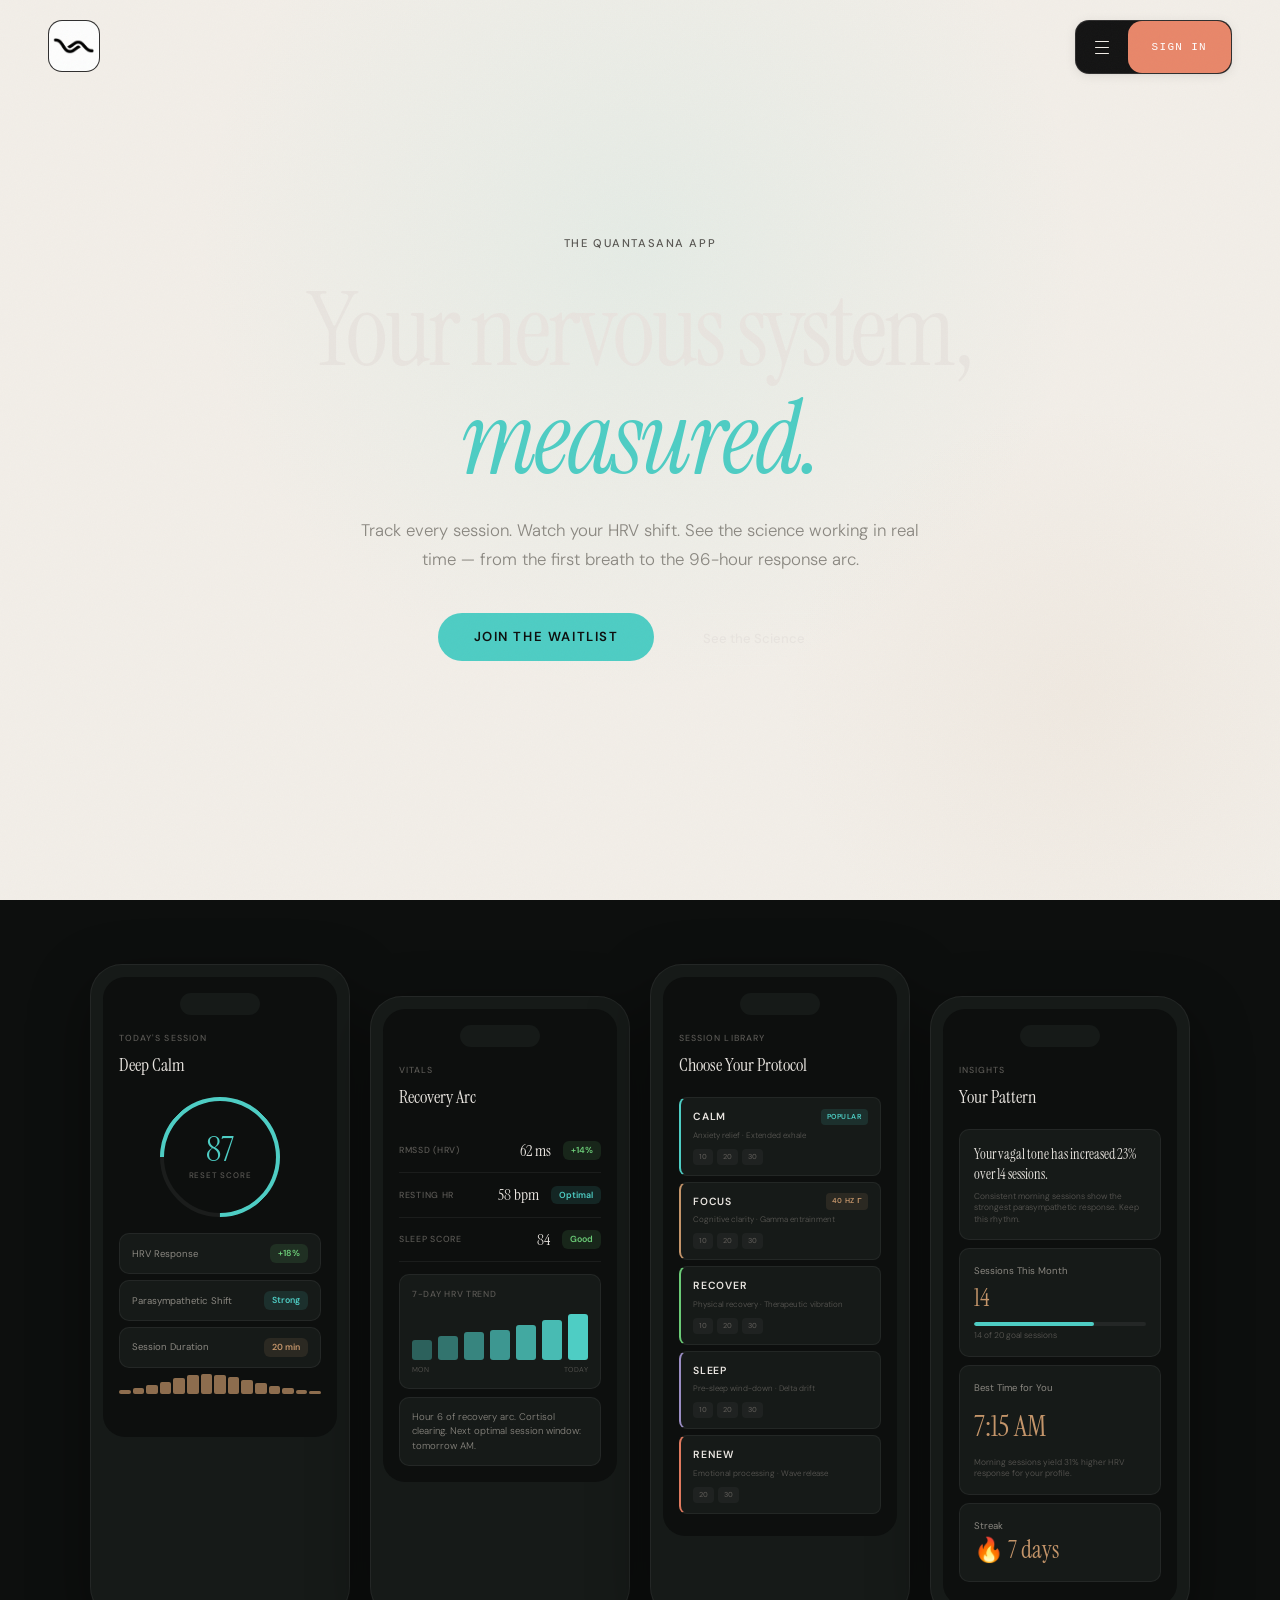
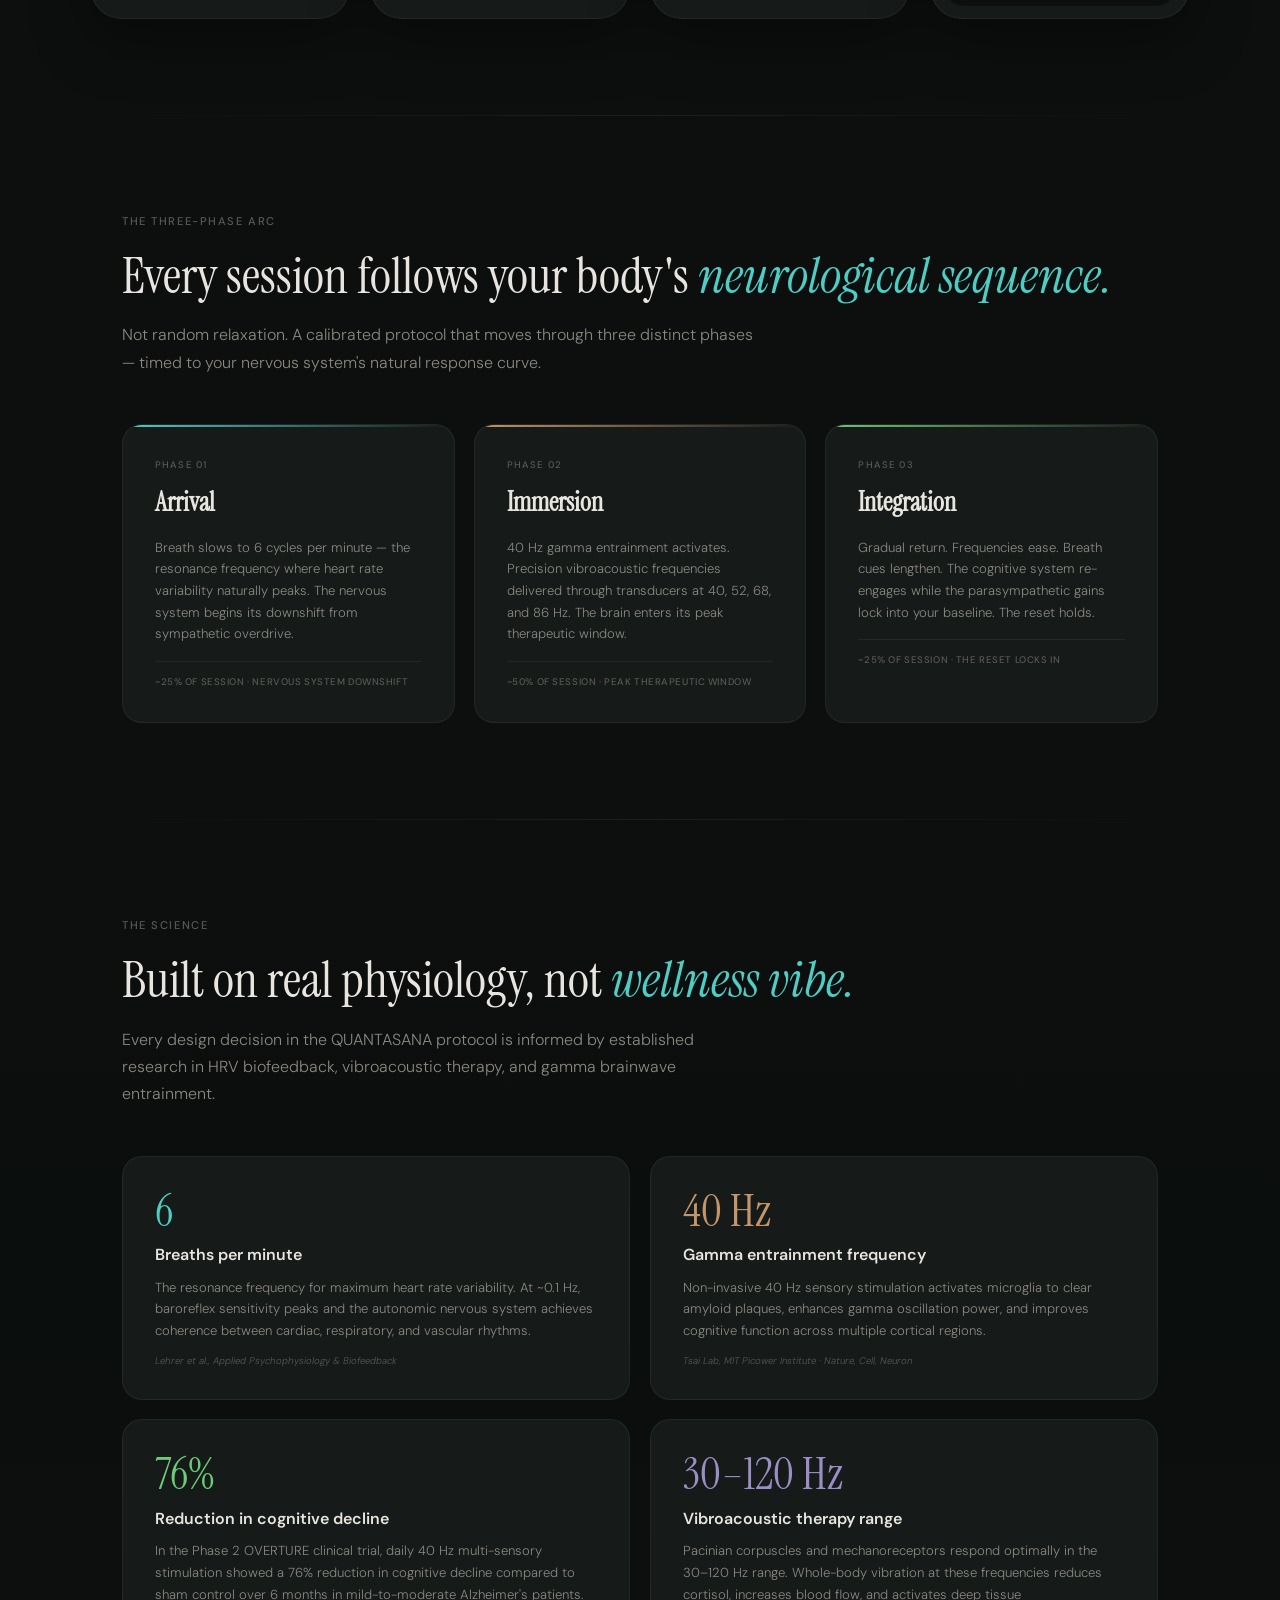
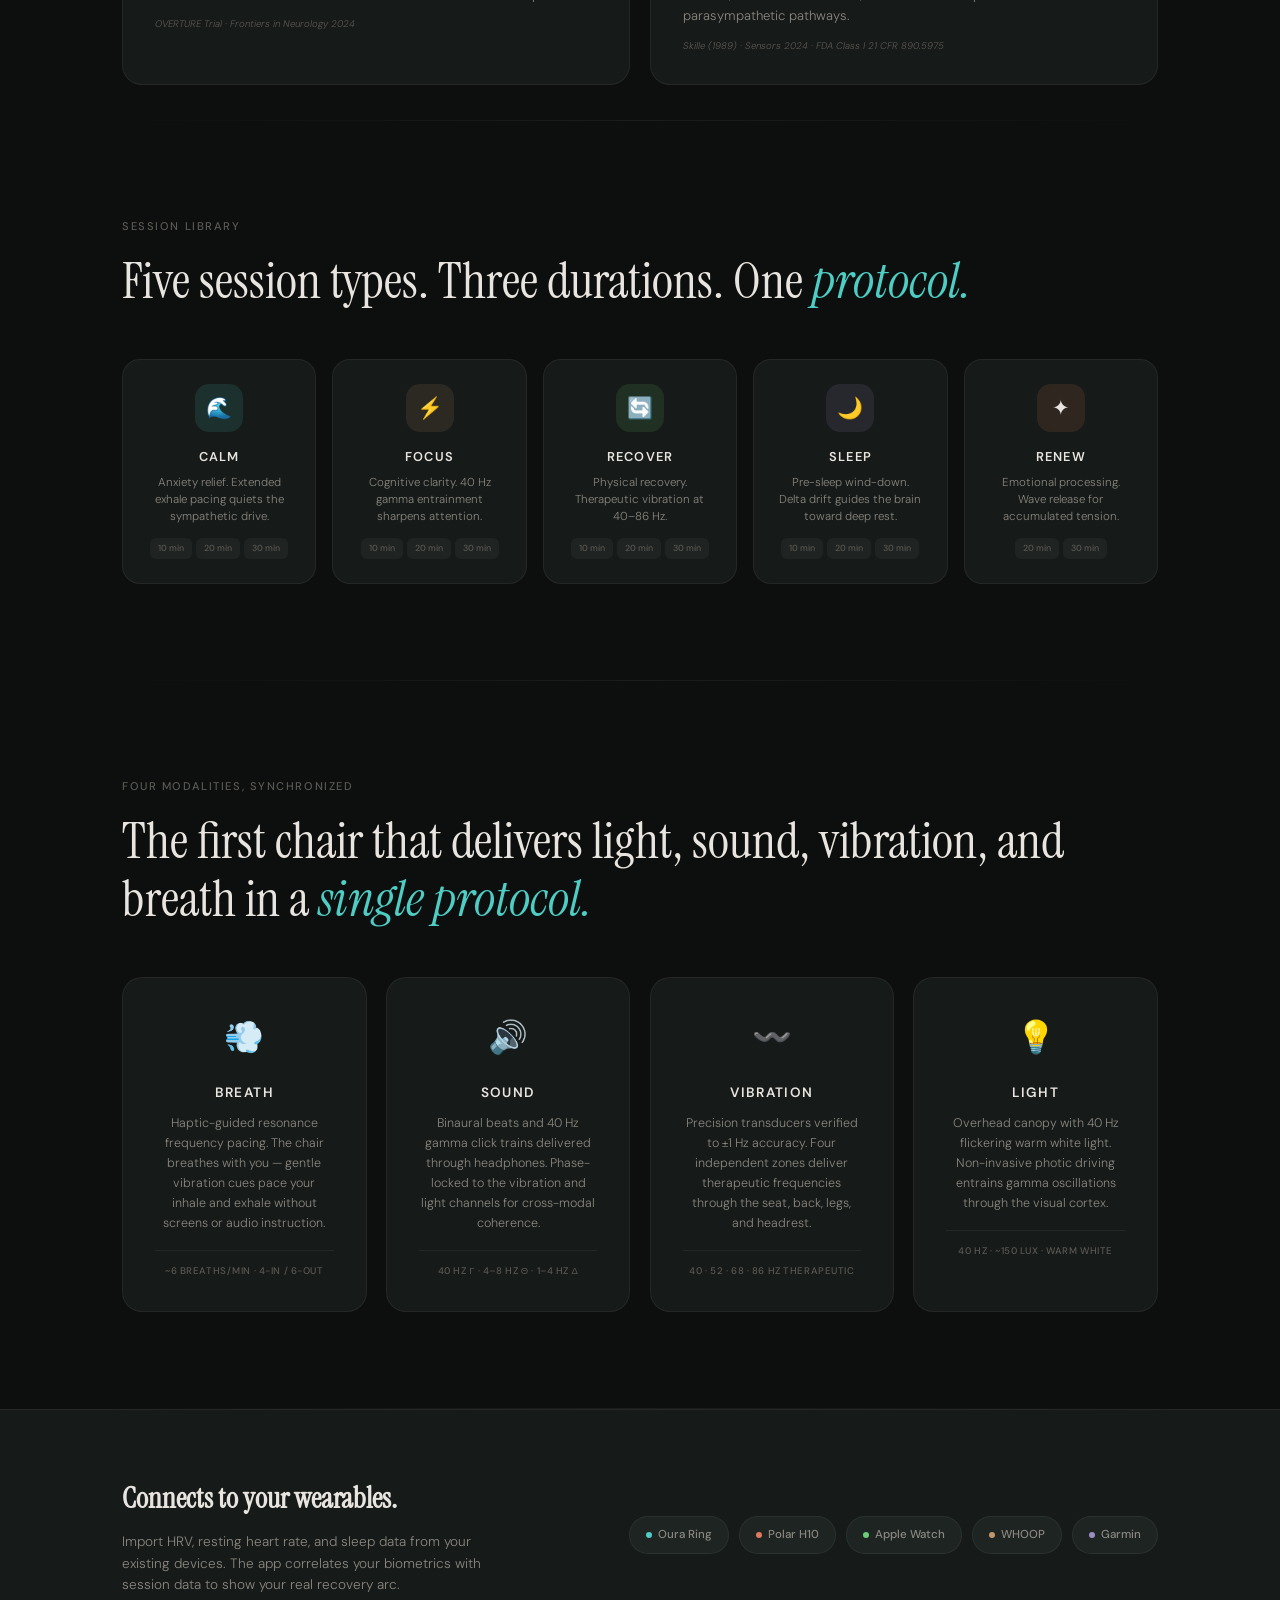
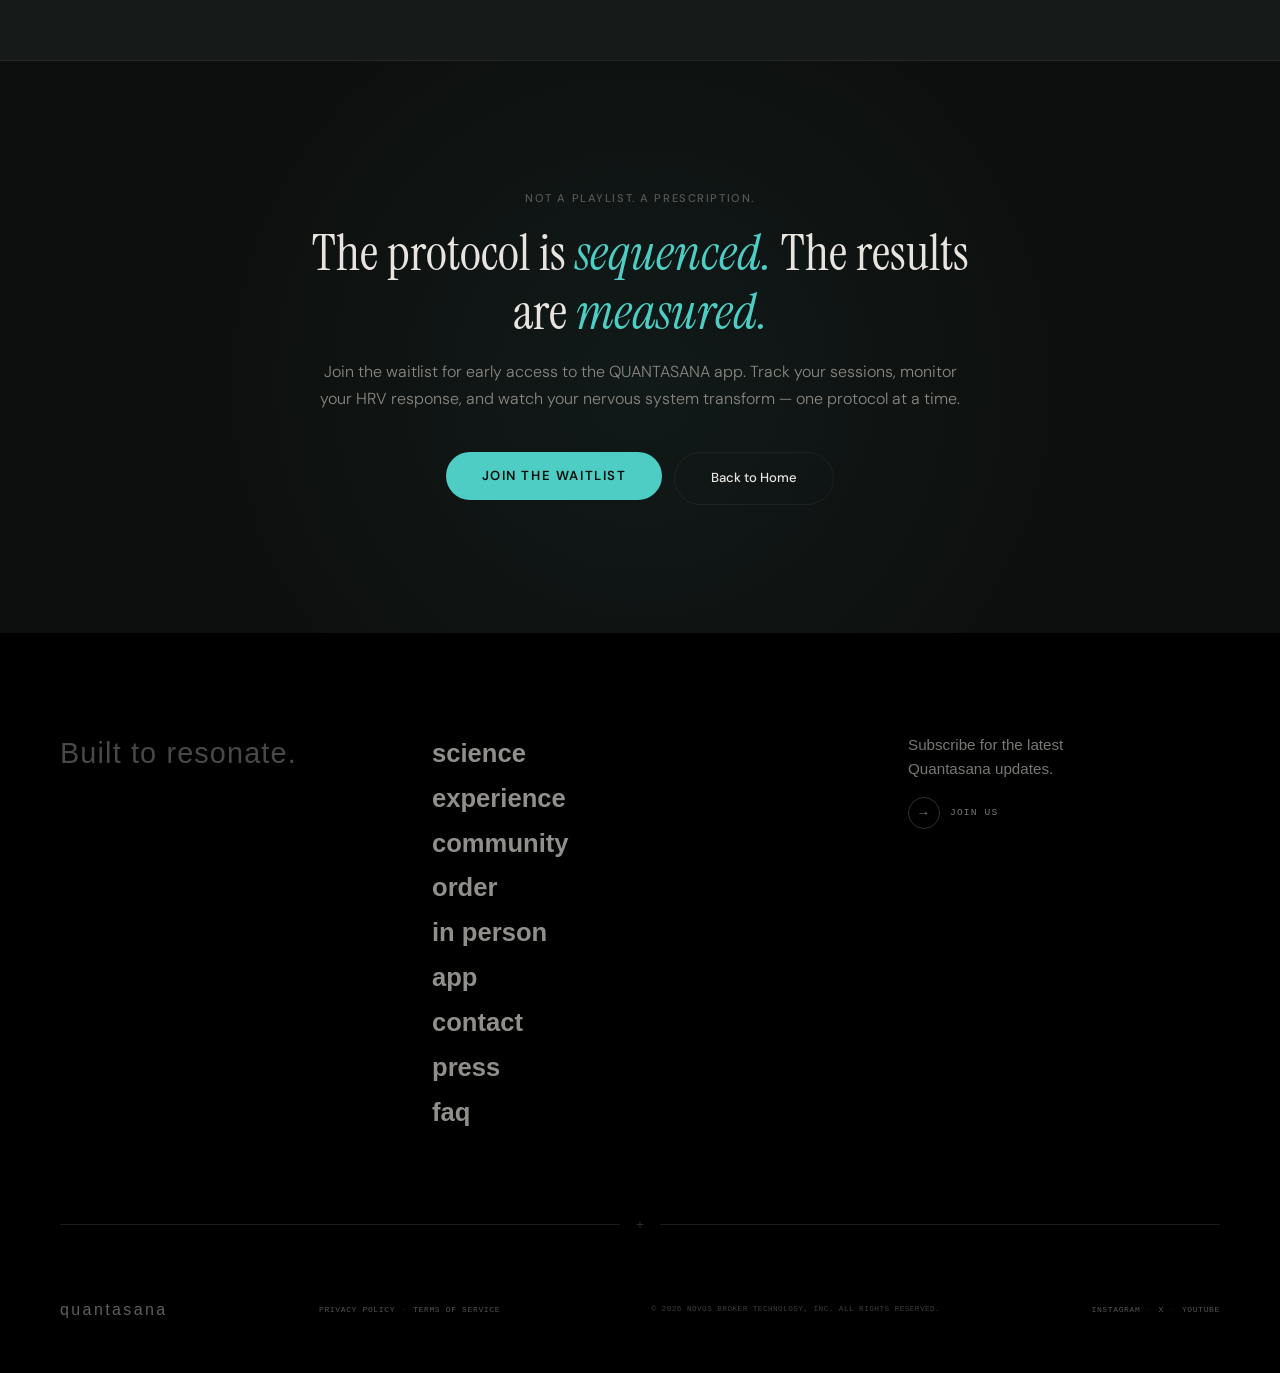
<file: app-old.html>
<!DOCTYPE html>
<html lang="en">
<head>
  <meta charset="UTF-8">
  <meta name="viewport" content="width=device-width, initial-scale=1.0">
  <title>The App — QUANTASANA</title>
  <meta name="description" content="Track every session. Watch your HRV shift. See the science working in real time — from the first breath to the 96-hour response arc.">
  <link rel="icon" type="image/svg+xml" href="favicon.svg">
  <link rel="preconnect" href="https://fonts.googleapis.com">
  <link rel="preconnect" href="https://fonts.gstatic.com" crossorigin>
  <link href="https://fonts.googleapis.com/css2?family=DM+Sans:wght@300;400;500;600&family=Instrument+Serif:ital@0;1&family=Sora:wght@600;700&display=swap" rel="stylesheet">
  <link rel="stylesheet" href="styles.css?v=16">
  <style>
    /* ============================================
       CSS VARIABLES
       ============================================ */
    :root {
      --bg-deep: #0d0f0e;
      --bg-card: #161a18;
      --bg-card-hover: #1c211e;
      --bg-elevated: #1e2422;
      --text-primary: #e8e4df;
      --text-secondary: #8a8780;
      --text-muted: #5a5854;
      --accent-teal: #4ecdc4;
      --accent-warm: #c4956a;
      --accent-green: #6bcb77;
      --accent-red: #e07a5f;
      --accent-purple: #9b8ec4;
      --border: rgba(255,255,255,0.06);
      --ease: cubic-bezier(0.16, 1, 0.3, 1);
    }

    /* ============================================
       RESET + BASE
       ============================================ */
    *, *::before, *::after { margin: 0; padding: 0; box-sizing: border-box; }
    body {
      background: var(--bg-deep);
      color: var(--text-primary);
      font-family: 'DM Sans', sans-serif;
      -webkit-font-smoothing: antialiased;
      -moz-osx-font-smoothing: grayscale;
      overflow-x: hidden;
    }
    a { color: inherit; text-decoration: none; }
    img { display: block; max-width: 100%; }

    /* ============================================
       NOISE OVERLAY
       ============================================ */
    .noise-overlay {
      position: fixed;
      top: 0; left: 0;
      width: 100%; height: 100%;
      pointer-events: none;
      z-index: 9999;
      opacity: 0.025;
    }

    /* ============================================
       LAYOUT
       ============================================ */
    .container {
      max-width: 1100px;
      margin: 0 auto;
      padding: 0 32px;
    }

    /* ============================================
       SECTION LABELS
       ============================================ */
    .section-label {
      font-family: 'DM Sans', sans-serif;
      font-size: 0.7rem;
      font-weight: 500;
      text-transform: uppercase;
      letter-spacing: 0.14em;
      color: var(--text-muted);
      margin-bottom: 16px;
    }
    .section-title {
      font-family: 'Instrument Serif', serif;
      font-weight: 400;
      font-size: clamp(2rem, 4.5vw, 3.2rem);
      line-height: 1.15;
      color: var(--text-primary);
      margin-bottom: 16px;
    }
    .section-title em {
      font-family: 'Instrument Serif', serif;
      font-style: italic;
      color: var(--accent-teal);
    }
    .section-desc {
      font-family: 'DM Sans', sans-serif;
      font-size: 1rem;
      font-weight: 300;
      line-height: 1.7;
      color: var(--text-secondary);
      max-width: 640px;
    }

    /* ============================================
       DIVIDER
       ============================================ */
    .section-divider {
      height: 1px;
      max-width: 1100px;
      margin: 0 auto;
      background: linear-gradient(90deg, transparent, var(--border), transparent);
    }

    /* ============================================
       SCROLL ANIMATIONS
       ============================================ */
    .reveal {
      opacity: 0;
      transform: translateY(30px);
      transition: opacity 0.8s var(--ease), transform 0.8s var(--ease);
    }
    .reveal.visible {
      opacity: 1;
      transform: translateY(0);
    }

    /* ============================================
       HERO
       ============================================ */
    .hero {
      min-height: 100vh;
      display: flex;
      align-items: center;
      justify-content: center;
      text-align: center;
      position: relative;
      padding: 80px 32px;
      overflow: hidden;
    }
    .hero::before {
      content: '';
      position: absolute;
      top: -200px;
      left: 50%;
      transform: translateX(-50%);
      width: 900px;
      height: 900px;
      background: radial-gradient(circle, rgba(78, 205, 196, 0.08) 0%, transparent 70%);
      pointer-events: none;
    }
    .hero::after {
      content: '';
      position: absolute;
      bottom: -100px;
      right: -100px;
      width: 600px;
      height: 600px;
      background: radial-gradient(circle, rgba(196, 149, 106, 0.06) 0%, transparent 70%);
      pointer-events: none;
    }
    .hero-inner {
      position: relative;
      z-index: 1;
      max-width: 780px;
    }
    .hero-label {
      font-family: 'DM Sans', sans-serif;
      font-size: 0.7rem;
      font-weight: 500;
      text-transform: uppercase;
      letter-spacing: 0.14em;
      color: var(--text-muted);
      margin-bottom: 24px;
      opacity: 0;
      transform: translateY(20px);
      animation: fadeUp 0.8s var(--ease) 0.1s forwards;
    }
    .hero h1 {
      font-family: 'Instrument Serif', serif;
      font-weight: 400;
      font-size: clamp(3rem, 8vw, 6.5rem);
      line-height: 1.05;
      letter-spacing: -0.03em;
      color: var(--text-primary);
      margin-bottom: 24px;
      opacity: 0;
      transform: translateY(20px);
      animation: fadeUp 0.8s var(--ease) 0.25s forwards;
    }
    .hero h1 em {
      font-style: italic;
      color: var(--accent-teal);
    }
    .hero-sub {
      font-family: 'DM Sans', sans-serif;
      font-size: 1.05rem;
      font-weight: 300;
      line-height: 1.7;
      color: var(--text-secondary);
      max-width: 560px;
      margin: 0 auto 40px;
      opacity: 0;
      transform: translateY(20px);
      animation: fadeUp 0.8s var(--ease) 0.4s forwards;
    }
    .hero-ctas {
      display: flex;
      gap: 12px;
      justify-content: center;
      flex-wrap: wrap;
      opacity: 0;
      transform: translateY(20px);
      animation: fadeUp 0.8s var(--ease) 0.55s forwards;
    }
    @keyframes fadeUp {
      to { opacity: 1; transform: translateY(0); }
    }

    /* ── Buttons ── */
    .btn-primary {
      display: inline-flex;
      align-items: center;
      padding: 14px 36px;
      background: var(--accent-teal);
      color: var(--bg-deep);
      font-family: 'DM Sans', sans-serif;
      font-size: 0.82rem;
      font-weight: 600;
      border-radius: 60px;
      border: none;
      cursor: pointer;
      transition: transform 0.3s var(--ease), box-shadow 0.3s;
      text-decoration: none;
    }
    .btn-primary:hover {
      transform: translateY(-2px);
      box-shadow: 0 8px 30px rgba(78, 205, 196, 0.2);
    }
    .btn-ghost {
      display: inline-flex;
      align-items: center;
      padding: 14px 36px;
      background: transparent;
      color: var(--text-primary);
      font-family: 'DM Sans', sans-serif;
      font-size: 0.82rem;
      font-weight: 500;
      border-radius: 60px;
      border: 1px solid var(--border);
      cursor: pointer;
      transition: transform 0.3s var(--ease), border-color 0.3s;
      text-decoration: none;
    }
    .btn-ghost:hover {
      transform: translateY(-2px);
      border-color: rgba(255,255,255,0.15);
    }

    /* ============================================
       PHONE MOCKUPS
       ============================================ */
    .phones-section {
      padding: 4rem 0 6rem;
    }
    .phones-row {
      display: flex;
      justify-content: center;
      gap: 20px;
      flex-wrap: wrap;
    }
    .phone-frame {
      width: 260px;
      background: var(--bg-card);
      border-radius: 32px;
      padding: 12px;
      border: 1px solid var(--border);
      box-shadow: 0 20px 60px rgba(0,0,0,0.4);
      transition: transform 0.5s var(--ease);
      flex-shrink: 0;
    }
    .phone-frame:nth-child(2),
    .phone-frame:nth-child(4) {
      margin-top: 2rem;
    }
    .phone-frame:hover {
      transform: translateY(-8px);
    }
    .phone-screen {
      background: var(--bg-deep);
      border-radius: 22px;
      padding: 16px;
      min-height: 460px;
      position: relative;
    }
    .phone-notch {
      width: 80px;
      height: 22px;
      background: var(--bg-card);
      border-radius: 12px;
      margin: 0 auto 16px;
    }
    .phone-header-label {
      font-size: 0.55rem;
      font-weight: 500;
      text-transform: uppercase;
      letter-spacing: 0.12em;
      color: var(--text-muted);
      margin-bottom: 4px;
    }
    .phone-header-title {
      font-family: 'Instrument Serif', serif;
      font-size: 1.15rem;
      color: var(--text-primary);
      margin-bottom: 16px;
    }

    /* Phone 1 — Session Dashboard */
    .score-ring {
      width: 120px;
      height: 120px;
      border-radius: 50%;
      border: 4px solid rgba(255,255,255,0.06);
      position: relative;
      margin: 0 auto 16px;
      display: flex;
      align-items: center;
      justify-content: center;
      flex-direction: column;
    }
    .score-ring::before {
      content: '';
      position: absolute;
      inset: -4px;
      border-radius: 50%;
      border: 4px solid transparent;
      border-top-color: var(--accent-teal);
      border-right-color: var(--accent-teal);
      border-bottom-color: var(--accent-teal);
      transform: rotate(-45deg);
    }
    .score-ring .score-num {
      font-family: 'Instrument Serif', serif;
      font-size: 2.2rem;
      color: var(--accent-teal);
      line-height: 1;
    }
    .score-ring .score-label {
      font-size: 0.5rem;
      font-weight: 500;
      text-transform: uppercase;
      letter-spacing: 0.1em;
      color: var(--text-muted);
      margin-top: 2px;
    }
    .mini-card {
      background: var(--bg-card);
      border-radius: 10px;
      padding: 10px 12px;
      margin-bottom: 6px;
      display: flex;
      justify-content: space-between;
      align-items: center;
      border: 1px solid var(--border);
    }
    .mini-card-name {
      font-size: 0.6rem;
      font-weight: 400;
      color: var(--text-secondary);
    }
    .mini-badge {
      font-size: 0.55rem;
      font-weight: 600;
      padding: 2px 8px;
      border-radius: 6px;
    }
    .mini-badge.green { background: rgba(107,203,119,0.12); color: var(--accent-green); }
    .mini-badge.teal { background: rgba(78,205,196,0.12); color: var(--accent-teal); }
    .mini-badge.warm { background: rgba(196,149,106,0.12); color: var(--accent-warm); }

    /* Session arc bars */
    .session-arc {
      display: flex;
      gap: 2px;
      align-items: flex-end;
      height: 20px;
      margin-top: 6px;
    }
    .arc-bar {
      width: 100%;
      background: var(--accent-warm);
      border-radius: 2px;
      opacity: 0.7;
    }

    /* Phone 2 — Recovery Arc */
    .metric-row {
      display: flex;
      justify-content: space-between;
      align-items: center;
      padding: 8px 0;
      border-bottom: 1px solid var(--border);
    }
    .metric-row:last-of-type { border-bottom: none; }
    .metric-label {
      font-size: 0.55rem;
      font-weight: 500;
      text-transform: uppercase;
      letter-spacing: 0.08em;
      color: var(--text-muted);
    }
    .metric-value {
      font-family: 'Instrument Serif', serif;
      font-size: 1rem;
      color: var(--text-primary);
      margin-right: 6px;
    }
    .metric-right {
      display: flex;
      align-items: center;
      gap: 6px;
    }
    .hrv-trend {
      background: var(--bg-card);
      border-radius: 10px;
      padding: 12px;
      margin-top: 12px;
      border: 1px solid var(--border);
    }
    .hrv-trend-label {
      font-size: 0.55rem;
      font-weight: 500;
      text-transform: uppercase;
      letter-spacing: 0.08em;
      color: var(--text-muted);
      margin-bottom: 8px;
    }
    .hrv-bars {
      display: flex;
      gap: 6px;
      align-items: flex-end;
      height: 50px;
    }
    .hrv-bar {
      flex: 1;
      background: var(--accent-teal);
      border-radius: 3px;
    }
    .hrv-bar-labels {
      display: flex;
      justify-content: space-between;
      margin-top: 4px;
    }
    .hrv-bar-labels span {
      font-size: 0.45rem;
      color: var(--text-muted);
      text-transform: uppercase;
      letter-spacing: 0.06em;
    }
    .post-session-card {
      background: var(--bg-card);
      border-radius: 10px;
      padding: 12px;
      margin-top: 8px;
      border: 1px solid var(--border);
    }
    .post-session-card p {
      font-size: 0.6rem;
      line-height: 1.5;
      color: var(--text-secondary);
    }

    /* Phone 3 — Session Library */
    .lib-card {
      background: var(--bg-card);
      border-radius: 8px;
      padding: 10px 12px;
      margin-bottom: 6px;
      border: 1px solid var(--border);
      border-left: 2px solid var(--accent-teal);
    }
    .lib-card-top {
      display: flex;
      justify-content: space-between;
      align-items: center;
      margin-bottom: 3px;
    }
    .lib-card-name {
      font-family: 'DM Sans', sans-serif;
      font-size: 0.65rem;
      font-weight: 600;
      color: var(--text-primary);
      text-transform: uppercase;
      letter-spacing: 0.08em;
    }
    .lib-badge {
      font-size: 0.45rem;
      font-weight: 600;
      padding: 2px 6px;
      border-radius: 4px;
      background: rgba(78,205,196,0.12);
      color: var(--accent-teal);
      text-transform: uppercase;
      letter-spacing: 0.06em;
    }
    .lib-card-sub {
      font-size: 0.5rem;
      color: var(--text-muted);
      margin-bottom: 6px;
    }
    .lib-durations {
      display: flex;
      gap: 4px;
    }
    .lib-dur {
      font-size: 0.45rem;
      font-weight: 500;
      padding: 2px 6px;
      border-radius: 4px;
      background: rgba(255,255,255,0.04);
      color: var(--text-muted);
    }

    /* Phone 4 — Insights */
    .insight-card {
      background: var(--bg-card);
      border-radius: 10px;
      padding: 14px;
      margin-bottom: 8px;
      border: 1px solid var(--border);
    }
    .insight-big {
      font-family: 'Instrument Serif', serif;
      font-size: 0.9rem;
      line-height: 1.4;
      color: var(--text-primary);
      margin-bottom: 6px;
    }
    .insight-sub {
      font-size: 0.52rem;
      color: var(--text-muted);
      line-height: 1.4;
    }
    .insight-stat {
      font-family: 'Instrument Serif', serif;
      font-size: 1.5rem;
      color: var(--accent-warm);
      line-height: 1;
    }
    .insight-stat-lg {
      font-family: 'Instrument Serif', serif;
      font-size: 1.8rem;
      color: var(--accent-warm);
    }
    .progress-bar {
      height: 4px;
      background: rgba(255,255,255,0.06);
      border-radius: 2px;
      margin: 8px 0 4px;
      overflow: hidden;
    }
    .progress-fill {
      height: 100%;
      background: var(--accent-teal);
      border-radius: 2px;
      width: 70%;
    }

    /* ============================================
       THREE-PHASE PROTOCOL
       ============================================ */
    .protocol-section {
      padding: 6rem 0;
    }
    .protocol-grid {
      display: grid;
      grid-template-columns: 1fr 1fr 1fr;
      gap: 1.2rem;
      margin-top: 48px;
    }
    .protocol-card {
      background: var(--bg-card);
      border-radius: 20px;
      padding: 2rem;
      border: 1px solid var(--border);
      transition: transform 0.4s var(--ease), box-shadow 0.4s var(--ease);
      position: relative;
      overflow: hidden;
    }
    .protocol-card:hover {
      transform: translateY(-4px);
      box-shadow: 0 12px 40px rgba(0,0,0,0.3);
    }
    .protocol-card::before {
      content: '';
      position: absolute;
      top: 0;
      left: 0;
      right: 0;
      height: 2px;
    }
    .protocol-card.teal::before { background: linear-gradient(90deg, var(--accent-teal), transparent); }
    .protocol-card.warm::before { background: linear-gradient(90deg, var(--accent-warm), transparent); }
    .protocol-card.green::before { background: linear-gradient(90deg, var(--accent-green), transparent); }
    .protocol-phase {
      font-size: 0.6rem;
      font-weight: 500;
      text-transform: uppercase;
      letter-spacing: 0.12em;
      color: var(--text-muted);
      margin-bottom: 8px;
    }
    .protocol-name {
      font-family: 'Instrument Serif', serif;
      font-size: 1.6rem;
      color: var(--text-primary);
      margin-bottom: 12px;
    }
    .protocol-body {
      font-size: 0.82rem;
      font-weight: 300;
      line-height: 1.65;
      color: var(--text-secondary);
      margin-bottom: 16px;
    }
    .protocol-timing {
      font-size: 0.6rem;
      font-weight: 500;
      color: var(--text-muted);
      text-transform: uppercase;
      letter-spacing: 0.06em;
      padding-top: 12px;
      border-top: 1px solid var(--border);
    }

    /* ============================================
       SCIENCE SECTION
       ============================================ */
    .science-section {
      padding: 6rem 0;
      position: relative;
    }
    .science-section::before {
      content: '';
      position: absolute;
      inset: 0;
      background: linear-gradient(180deg, var(--bg-deep), #0a0e0c 50%, var(--bg-deep));
      z-index: -1;
    }
    .science-grid {
      display: grid;
      grid-template-columns: 1fr 1fr;
      gap: 1.2rem;
      margin-top: 48px;
    }
    .science-card {
      background: var(--bg-card);
      border-radius: 20px;
      padding: 2rem;
      border: 1px solid var(--border);
      transition: transform 0.4s var(--ease), box-shadow 0.4s var(--ease);
    }
    .science-card:hover {
      transform: translateY(-4px);
      box-shadow: 0 12px 40px rgba(0,0,0,0.3);
    }
    .science-stat {
      font-family: 'Instrument Serif', serif;
      font-size: 2.8rem;
      line-height: 1;
      margin-bottom: 8px;
    }
    .science-stat.teal { color: var(--accent-teal); }
    .science-stat.warm { color: var(--accent-warm); }
    .science-stat.green { color: var(--accent-green); }
    .science-stat.purple { color: var(--accent-purple); }
    .science-card-title {
      font-family: 'DM Sans', sans-serif;
      font-size: 1rem;
      font-weight: 600;
      color: var(--text-primary);
      margin-bottom: 8px;
    }
    .science-card-body {
      font-size: 0.82rem;
      font-weight: 300;
      line-height: 1.65;
      color: var(--text-secondary);
      margin-bottom: 12px;
    }
    .science-source {
      font-size: 0.6rem;
      color: var(--text-muted);
      font-style: italic;
      line-height: 1.4;
    }

    /* ============================================
       SESSION LIBRARY
       ============================================ */
    .library-section {
      padding: 6rem 0;
    }
    .library-grid {
      display: grid;
      grid-template-columns: repeat(5, 1fr);
      gap: 1rem;
      margin-top: 48px;
    }
    .library-card {
      background: var(--bg-card);
      border-radius: 18px;
      padding: 1.5rem;
      border: 1px solid var(--border);
      text-align: center;
      transition: transform 0.4s var(--ease), border-color 0.4s, box-shadow 0.4s var(--ease);
    }
    .library-card:hover {
      transform: translateY(-4px);
      border-color: var(--accent-teal);
      box-shadow: 0 12px 40px rgba(0,0,0,0.3);
    }
    .library-icon {
      width: 48px;
      height: 48px;
      border-radius: 14px;
      display: flex;
      align-items: center;
      justify-content: center;
      font-size: 1.3rem;
      margin: 0 auto 14px;
    }
    .library-icon.teal { background: rgba(78,205,196,0.12); }
    .library-icon.warm { background: rgba(196,149,106,0.12); }
    .library-icon.green { background: rgba(107,203,119,0.12); }
    .library-icon.purple { background: rgba(155,142,196,0.12); }
    .library-icon.red { background: rgba(224,122,95,0.12); }
    .library-card-name {
      font-family: 'DM Sans', sans-serif;
      font-size: 0.8rem;
      font-weight: 600;
      color: var(--text-primary);
      text-transform: uppercase;
      letter-spacing: 0.1em;
      margin-bottom: 6px;
    }
    .library-card-desc {
      font-size: 0.72rem;
      font-weight: 300;
      line-height: 1.5;
      color: var(--text-secondary);
      margin-bottom: 12px;
    }
    .library-durs {
      display: flex;
      gap: 4px;
      justify-content: center;
    }
    .library-dur {
      font-size: 0.55rem;
      font-weight: 500;
      padding: 3px 8px;
      border-radius: 6px;
      background: rgba(255,255,255,0.04);
      color: var(--text-muted);
    }

    /* ============================================
       FOUR MODALITIES
       ============================================ */
    .modalities-section {
      padding: 6rem 0;
    }
    .modalities-grid {
      display: grid;
      grid-template-columns: repeat(4, 1fr);
      gap: 1.2rem;
      margin-top: 48px;
    }
    .modality-card {
      background: var(--bg-card);
      border-radius: 20px;
      padding: 2rem;
      border: 1px solid var(--border);
      text-align: center;
      transition: transform 0.4s var(--ease), box-shadow 0.4s var(--ease);
    }
    .modality-card:hover {
      transform: translateY(-4px);
      box-shadow: 0 12px 40px rgba(0,0,0,0.3);
    }
    .modality-icon {
      font-size: 2rem;
      margin-bottom: 16px;
    }
    .modality-name {
      font-family: 'DM Sans', sans-serif;
      font-size: 0.85rem;
      font-weight: 600;
      color: var(--text-primary);
      text-transform: uppercase;
      letter-spacing: 0.1em;
      margin-bottom: 10px;
    }
    .modality-body {
      font-size: 0.78rem;
      font-weight: 300;
      line-height: 1.6;
      color: var(--text-secondary);
      margin-bottom: 16px;
    }
    .modality-freq {
      font-size: 0.6rem;
      font-weight: 500;
      color: var(--text-muted);
      text-transform: uppercase;
      letter-spacing: 0.06em;
      padding-top: 12px;
      border-top: 1px solid var(--border);
    }

    /* ============================================
       WEARABLE INTEGRATION
       ============================================ */
    .wearable-section {
      background: var(--bg-card);
      border-top: 1px solid var(--border);
      border-bottom: 1px solid var(--border);
      padding: 4rem 0;
    }
    .wearable-inner {
      display: flex;
      justify-content: space-between;
      align-items: center;
      gap: 40px;
      flex-wrap: wrap;
    }
    .wearable-text h3 {
      font-family: 'Instrument Serif', serif;
      font-size: 1.8rem;
      color: var(--text-primary);
      margin-bottom: 8px;
    }
    .wearable-text p {
      font-size: 0.85rem;
      font-weight: 300;
      color: var(--text-secondary);
      max-width: 400px;
      line-height: 1.6;
    }
    .wearable-devices {
      display: flex;
      gap: 10px;
      flex-wrap: wrap;
    }
    .wearable-tag {
      display: flex;
      align-items: center;
      gap: 6px;
      padding: 8px 16px;
      background: var(--bg-elevated);
      border-radius: 60px;
      border: 1px solid var(--border);
      font-size: 0.72rem;
      font-weight: 500;
      color: var(--text-secondary);
    }
    .wearable-dot {
      width: 6px;
      height: 6px;
      border-radius: 50%;
    }
    .wearable-dot.teal { background: var(--accent-teal); }
    .wearable-dot.red { background: var(--accent-red); }
    .wearable-dot.green { background: var(--accent-green); }
    .wearable-dot.warm { background: var(--accent-warm); }
    .wearable-dot.purple { background: var(--accent-purple); }

    /* ============================================
       CTA SECTION
       ============================================ */
    .cta-section {
      padding: 8rem 0;
      text-align: center;
      position: relative;
      overflow: hidden;
    }
    .cta-section::before {
      content: '';
      position: absolute;
      bottom: -200px;
      left: 50%;
      transform: translateX(-50%);
      width: 900px;
      height: 900px;
      background: radial-gradient(circle, rgba(78, 205, 196, 0.06) 0%, transparent 70%);
      pointer-events: none;
    }
    .cta-inner {
      position: relative;
      z-index: 1;
      max-width: 700px;
      margin: 0 auto;
    }
    .cta-inner .section-desc {
      margin: 0 auto 40px;
    }

    /* ============================================
       RESPONSIVE
       ============================================ */
    @media (max-width: 900px) {
      .protocol-grid { grid-template-columns: 1fr; }
      .science-grid { grid-template-columns: 1fr; }
      .library-grid { grid-template-columns: 1fr 1fr; }
      .modalities-grid { grid-template-columns: 1fr 1fr; }
      .phone-frame:nth-child(3),
      .phone-frame:nth-child(4) { display: none; }
    }
    @media (max-width: 600px) {
      .library-grid { grid-template-columns: 1fr; }
      .modalities-grid { grid-template-columns: 1fr; }
      .wearable-inner {
        flex-direction: column;
        text-align: center;
      }
      .wearable-text p { max-width: 100%; }
      .wearable-devices { justify-content: center; }
      .container { padding: 0 20px; }
      .phones-row { gap: 12px; }
      .phone-frame { width: 220px; }
    }
  </style>
</head>
<body>

  <!-- Noise texture overlay -->
  <div class="noise-overlay">
    <svg width="100%" height="100%"><filter id="noise"><feTurbulence type="fractalNoise" baseFrequency="0.85" numOctaves="4" stitchTiles="stitch"/></filter><rect width="100%" height="100%" filter="url(#noise)"/></svg>
  </div>

  <!-- ============================================
       NAVIGATION
       ============================================ -->
  <nav class="nav" id="nav">
    <div class="nav__inner">
      <a href="index.html" class="nav__logo" aria-label="QUANTASANA home">
        <img src="logo.png" class="nav__logo.png" alt="QUANTASANA" aria-hidden="true">
      </a>
      <div class="nav__right">
        <div class="nav__flyout" id="navFlyout" aria-hidden="true">
          <a href="about.html" class="nav__flyout-link" style="--i:0"><span>About</span></a>
          <a href="index.html#system" class="nav__flyout-link" style="--i:1"><span>Experience</span></a>
          <a href="index.html#community" class="nav__flyout-link" style="--i:2"><span>Community</span></a>
          <a href="in-person.html" class="nav__flyout-link" style="--i:3"><span>In Person</span></a>
          <a href="app.html" class="nav__flyout-link" style="--i:4"><span>Digital</span></a>
        </div>
        <div class="nav__pill" id="navPill">
          <div class="nav__actions">
            <button class="nav__hamburger" id="navHamburger" aria-label="Toggle menu" aria-expanded="false">
              <span class="nav__hamburger-line nav__hamburger-line--top"></span>
              <span class="nav__hamburger-line nav__hamburger-line--mid"></span>
              <span class="nav__hamburger-line nav__hamburger-line--bot"></span>
              <span class="nav__x-line nav__x-line--1"></span>
              <span class="nav__x-line nav__x-line--2"></span>
            </button>
            <a href="javascript:void(0)" class="nav__order-btn" onclick="openSignInModal('create')">Sign In</a>
          </div>
          <div class="nav__dropdown" id="navDropdown">
            <a href="about.html" class="nav__dropdown-link" style="--i:0">About</a>
            <a href="index.html#system" class="nav__dropdown-link" style="--i:1">Experience</a>
            <a href="index.html#community" class="nav__dropdown-link" style="--i:2">Community</a>
            <a href="in-person.html" class="nav__dropdown-link" style="--i:3">In Person</a>
            <a href="app.html" class="nav__dropdown-link" style="--i:4">Digital</a>
          </div>
        </div>
      </div>
    </div>
  </nav>

  <!-- ============================================
       HERO
       ============================================ -->
  <section class="hero">
    <div class="hero-inner">
      <p class="hero-label">The QUANTASANA App</p>
      <h1>Your nervous system, <em>measured.</em></h1>
      <p class="hero-sub">Track every session. Watch your HRV shift. See the science working in real time — from the first breath to the 96-hour response arc.</p>
      <div class="hero-ctas">
        <a href="#cta" class="btn-primary">Join the Waitlist</a>
        <a href="#science" class="btn-ghost">See the Science</a>
      </div>
    </div>
  </section>

  <!-- ============================================
       PHONE MOCKUPS
       ============================================ -->
  <section class="phones-section reveal">
    <div class="phones-row">

      <!-- Phone 1 — Session Dashboard -->
      <div class="phone-frame">
        <div class="phone-screen">
          <div class="phone-notch"></div>
          <p class="phone-header-label">Today's Session</p>
          <p class="phone-header-title">Deep Calm</p>
          <div class="score-ring">
            <span class="score-num">87</span>
            <span class="score-label">Reset Score</span>
          </div>
          <div class="mini-card">
            <span class="mini-card-name">HRV Response</span>
            <span class="mini-badge green">+18%</span>
          </div>
          <div class="mini-card">
            <span class="mini-card-name">Parasympathetic Shift</span>
            <span class="mini-badge teal">Strong</span>
          </div>
          <div class="mini-card">
            <span class="mini-card-name">Session Duration</span>
            <span class="mini-badge warm">20 min</span>
          </div>
          <div class="session-arc">
            <div class="arc-bar" style="height:20%"></div>
            <div class="arc-bar" style="height:30%"></div>
            <div class="arc-bar" style="height:45%"></div>
            <div class="arc-bar" style="height:60%"></div>
            <div class="arc-bar" style="height:80%"></div>
            <div class="arc-bar" style="height:95%"></div>
            <div class="arc-bar" style="height:100%"></div>
            <div class="arc-bar" style="height:95%"></div>
            <div class="arc-bar" style="height:85%"></div>
            <div class="arc-bar" style="height:70%"></div>
            <div class="arc-bar" style="height:55%"></div>
            <div class="arc-bar" style="height:40%"></div>
            <div class="arc-bar" style="height:30%"></div>
            <div class="arc-bar" style="height:22%"></div>
            <div class="arc-bar" style="height:18%"></div>
          </div>
        </div>
      </div>

      <!-- Phone 2 — Recovery Arc -->
      <div class="phone-frame">
        <div class="phone-screen">
          <div class="phone-notch"></div>
          <p class="phone-header-label">Vitals</p>
          <p class="phone-header-title">Recovery Arc</p>
          <div class="metric-row">
            <span class="metric-label">RMSSD (HRV)</span>
            <div class="metric-right">
              <span class="metric-value">62 ms</span>
              <span class="mini-badge green">+14%</span>
            </div>
          </div>
          <div class="metric-row">
            <span class="metric-label">Resting HR</span>
            <div class="metric-right">
              <span class="metric-value">58 bpm</span>
              <span class="mini-badge teal">Optimal</span>
            </div>
          </div>
          <div class="metric-row">
            <span class="metric-label">Sleep Score</span>
            <div class="metric-right">
              <span class="metric-value">84</span>
              <span class="mini-badge green">Good</span>
            </div>
          </div>
          <div class="hrv-trend">
            <p class="hrv-trend-label">7-Day HRV Trend</p>
            <div class="hrv-bars">
              <div class="hrv-bar" style="height:40%;opacity:0.4"></div>
              <div class="hrv-bar" style="height:48%;opacity:0.5"></div>
              <div class="hrv-bar" style="height:55%;opacity:0.6"></div>
              <div class="hrv-bar" style="height:60%;opacity:0.7"></div>
              <div class="hrv-bar" style="height:70%;opacity:0.8"></div>
              <div class="hrv-bar" style="height:80%;opacity:0.9"></div>
              <div class="hrv-bar" style="height:92%;opacity:1"></div>
            </div>
            <div class="hrv-bar-labels">
              <span>Mon</span>
              <span>Today</span>
            </div>
          </div>
          <div class="post-session-card">
            <p>Hour 6 of recovery arc. Cortisol clearing. Next optimal session window: tomorrow AM.</p>
          </div>
        </div>
      </div>

      <!-- Phone 3 — Session Library -->
      <div class="phone-frame">
        <div class="phone-screen">
          <div class="phone-notch"></div>
          <p class="phone-header-label">Session Library</p>
          <p class="phone-header-title">Choose Your Protocol</p>
          <div class="lib-card" style="border-left-color:var(--accent-teal)">
            <div class="lib-card-top">
              <span class="lib-card-name">Calm</span>
              <span class="lib-badge">Popular</span>
            </div>
            <p class="lib-card-sub">Anxiety relief · Extended exhale</p>
            <div class="lib-durations"><span class="lib-dur">10</span><span class="lib-dur">20</span><span class="lib-dur">30</span></div>
          </div>
          <div class="lib-card" style="border-left-color:var(--accent-warm)">
            <div class="lib-card-top">
              <span class="lib-card-name">Focus</span>
              <span class="lib-badge" style="background:rgba(196,149,106,0.12);color:var(--accent-warm)">40 Hz γ</span>
            </div>
            <p class="lib-card-sub">Cognitive clarity · Gamma entrainment</p>
            <div class="lib-durations"><span class="lib-dur">10</span><span class="lib-dur">20</span><span class="lib-dur">30</span></div>
          </div>
          <div class="lib-card" style="border-left-color:var(--accent-green)">
            <div class="lib-card-top">
              <span class="lib-card-name">Recover</span>
            </div>
            <p class="lib-card-sub">Physical recovery · Therapeutic vibration</p>
            <div class="lib-durations"><span class="lib-dur">10</span><span class="lib-dur">20</span><span class="lib-dur">30</span></div>
          </div>
          <div class="lib-card" style="border-left-color:var(--accent-purple)">
            <div class="lib-card-top">
              <span class="lib-card-name">Sleep</span>
            </div>
            <p class="lib-card-sub">Pre-sleep wind-down · Delta drift</p>
            <div class="lib-durations"><span class="lib-dur">10</span><span class="lib-dur">20</span><span class="lib-dur">30</span></div>
          </div>
          <div class="lib-card" style="border-left-color:var(--accent-red)">
            <div class="lib-card-top">
              <span class="lib-card-name">Renew</span>
            </div>
            <p class="lib-card-sub">Emotional processing · Wave release</p>
            <div class="lib-durations"><span class="lib-dur">20</span><span class="lib-dur">30</span></div>
          </div>
        </div>
      </div>

      <!-- Phone 4 — Insights -->
      <div class="phone-frame">
        <div class="phone-screen">
          <div class="phone-notch"></div>
          <p class="phone-header-label">Insights</p>
          <p class="phone-header-title">Your Pattern</p>
          <div class="insight-card">
            <p class="insight-big">Your vagal tone has increased 23% over 14 sessions.</p>
            <p class="insight-sub">Consistent morning sessions show the strongest parasympathetic response. Keep this rhythm.</p>
          </div>
          <div class="insight-card">
            <p class="mini-card-name" style="margin-bottom:6px">Sessions This Month</p>
            <span class="insight-stat">14</span>
            <div class="progress-bar"><div class="progress-fill"></div></div>
            <p class="insight-sub">14 of 20 goal sessions</p>
          </div>
          <div class="insight-card">
            <p class="mini-card-name" style="margin-bottom:6px">Best Time for You</p>
            <span class="insight-stat-lg">7:15 AM</span>
            <p class="insight-sub" style="margin-top:6px">Morning sessions yield 31% higher HRV response for your profile.</p>
          </div>
          <div class="insight-card">
            <p class="mini-card-name" style="margin-bottom:4px">Streak</p>
            <span class="insight-stat">🔥 7 days</span>
          </div>
        </div>
      </div>

    </div>
  </section>

  <div class="section-divider"></div>

  <!-- ============================================
       THREE-PHASE PROTOCOL
       ============================================ -->
  <section class="protocol-section">
    <div class="container reveal">
      <p class="section-label">The Three-Phase Arc</p>
      <h2 class="section-title">Every session follows your body's <em>neurological sequence.</em></h2>
      <p class="section-desc">Not random relaxation. A calibrated protocol that moves through three distinct phases — timed to your nervous system's natural response curve.</p>
      <div class="protocol-grid">
        <div class="protocol-card teal">
          <p class="protocol-phase">Phase 01</p>
          <h3 class="protocol-name">Arrival</h3>
          <p class="protocol-body">Breath slows to 6 cycles per minute — the resonance frequency where heart rate variability naturally peaks. The nervous system begins its downshift from sympathetic overdrive.</p>
          <p class="protocol-timing">~25% of session · Nervous system downshift</p>
        </div>
        <div class="protocol-card warm">
          <p class="protocol-phase">Phase 02</p>
          <h3 class="protocol-name">Immersion</h3>
          <p class="protocol-body">40 Hz gamma entrainment activates. Precision vibroacoustic frequencies delivered through transducers at 40, 52, 68, and 86 Hz. The brain enters its peak therapeutic window.</p>
          <p class="protocol-timing">~50% of session · Peak therapeutic window</p>
        </div>
        <div class="protocol-card green">
          <p class="protocol-phase">Phase 03</p>
          <h3 class="protocol-name">Integration</h3>
          <p class="protocol-body">Gradual return. Frequencies ease. Breath cues lengthen. The cognitive system re-engages while the parasympathetic gains lock into your baseline. The reset holds.</p>
          <p class="protocol-timing">~25% of session · The reset locks in</p>
        </div>
      </div>
    </div>
  </section>

  <div class="section-divider"></div>

  <!-- ============================================
       SCIENCE SECTION
       ============================================ -->
  <section class="science-section" id="science">
    <div class="container reveal">
      <p class="section-label">The Science</p>
      <h2 class="section-title">Built on real physiology, not <em>wellness vibe.</em></h2>
      <p class="section-desc">Every design decision in the QUANTASANA protocol is informed by established research in HRV biofeedback, vibroacoustic therapy, and gamma brainwave entrainment.</p>
      <div class="science-grid">
        <div class="science-card">
          <p class="science-stat teal">6</p>
          <h3 class="science-card-title">Breaths per minute</h3>
          <p class="science-card-body">The resonance frequency for maximum heart rate variability. At ~0.1 Hz, baroreflex sensitivity peaks and the autonomic nervous system achieves coherence between cardiac, respiratory, and vascular rhythms.</p>
          <p class="science-source">Lehrer et al., Applied Psychophysiology &amp; Biofeedback</p>
        </div>
        <div class="science-card">
          <p class="science-stat warm">40 Hz</p>
          <h3 class="science-card-title">Gamma entrainment frequency</h3>
          <p class="science-card-body">Non-invasive 40 Hz sensory stimulation activates microglia to clear amyloid plaques, enhances gamma oscillation power, and improves cognitive function across multiple cortical regions.</p>
          <p class="science-source">Tsai Lab, MIT Picower Institute · Nature, Cell, Neuron</p>
        </div>
        <div class="science-card">
          <p class="science-stat green">76%</p>
          <h3 class="science-card-title">Reduction in cognitive decline</h3>
          <p class="science-card-body">In the Phase 2 OVERTURE clinical trial, daily 40 Hz multi-sensory stimulation showed a 76% reduction in cognitive decline compared to sham control over 6 months in mild-to-moderate Alzheimer's patients.</p>
          <p class="science-source">OVERTURE Trial · Frontiers in Neurology 2024</p>
        </div>
        <div class="science-card">
          <p class="science-stat purple">30–120 Hz</p>
          <h3 class="science-card-title">Vibroacoustic therapy range</h3>
          <p class="science-card-body">Pacinian corpuscles and mechanoreceptors respond optimally in the 30–120 Hz range. Whole-body vibration at these frequencies reduces cortisol, increases blood flow, and activates deep tissue parasympathetic pathways.</p>
          <p class="science-source">Skille (1989) · Sensors 2024 · FDA Class I 21 CFR 890.5975</p>
        </div>
      </div>
    </div>
  </section>

  <div class="section-divider"></div>

  <!-- ============================================
       SESSION LIBRARY
       ============================================ -->
  <section class="library-section">
    <div class="container reveal">
      <p class="section-label">Session Library</p>
      <h2 class="section-title">Five session types. Three durations. One <em>protocol.</em></h2>
      <div class="library-grid">
        <div class="library-card">
          <div class="library-icon teal">🌊</div>
          <h3 class="library-card-name">Calm</h3>
          <p class="library-card-desc">Anxiety relief. Extended exhale pacing quiets the sympathetic drive.</p>
          <div class="library-durs"><span class="library-dur">10 min</span><span class="library-dur">20 min</span><span class="library-dur">30 min</span></div>
        </div>
        <div class="library-card">
          <div class="library-icon warm">⚡</div>
          <h3 class="library-card-name">Focus</h3>
          <p class="library-card-desc">Cognitive clarity. 40 Hz gamma entrainment sharpens attention.</p>
          <div class="library-durs"><span class="library-dur">10 min</span><span class="library-dur">20 min</span><span class="library-dur">30 min</span></div>
        </div>
        <div class="library-card">
          <div class="library-icon green">🔄</div>
          <h3 class="library-card-name">Recover</h3>
          <p class="library-card-desc">Physical recovery. Therapeutic vibration at 40–86 Hz.</p>
          <div class="library-durs"><span class="library-dur">10 min</span><span class="library-dur">20 min</span><span class="library-dur">30 min</span></div>
        </div>
        <div class="library-card">
          <div class="library-icon purple">🌙</div>
          <h3 class="library-card-name">Sleep</h3>
          <p class="library-card-desc">Pre-sleep wind-down. Delta drift guides the brain toward deep rest.</p>
          <div class="library-durs"><span class="library-dur">10 min</span><span class="library-dur">20 min</span><span class="library-dur">30 min</span></div>
        </div>
        <div class="library-card">
          <div class="library-icon red">✦</div>
          <h3 class="library-card-name">Renew</h3>
          <p class="library-card-desc">Emotional processing. Wave release for accumulated tension.</p>
          <div class="library-durs"><span class="library-dur">20 min</span><span class="library-dur">30 min</span></div>
        </div>
      </div>
    </div>
  </section>

  <div class="section-divider"></div>

  <!-- ============================================
       FOUR MODALITIES
       ============================================ -->
  <section class="modalities-section">
    <div class="container reveal">
      <p class="section-label">Four Modalities, Synchronized</p>
      <h2 class="section-title">The first chair that delivers light, sound, vibration, and breath in a <em>single protocol.</em></h2>
      <div class="modalities-grid">
        <div class="modality-card">
          <div class="modality-icon">💨</div>
          <h3 class="modality-name">Breath</h3>
          <p class="modality-body">Haptic-guided resonance frequency pacing. The chair breathes with you — gentle vibration cues pace your inhale and exhale without screens or audio instruction.</p>
          <p class="modality-freq">~6 breaths/min · 4-in / 6-out</p>
        </div>
        <div class="modality-card">
          <div class="modality-icon">🔊</div>
          <h3 class="modality-name">Sound</h3>
          <p class="modality-body">Binaural beats and 40 Hz gamma click trains delivered through headphones. Phase-locked to the vibration and light channels for cross-modal coherence.</p>
          <p class="modality-freq">40 Hz γ · 4–8 Hz θ · 1–4 Hz δ</p>
        </div>
        <div class="modality-card">
          <div class="modality-icon">〰️</div>
          <h3 class="modality-name">Vibration</h3>
          <p class="modality-body">Precision transducers verified to ±1 Hz accuracy. Four independent zones deliver therapeutic frequencies through the seat, back, legs, and headrest.</p>
          <p class="modality-freq">40 · 52 · 68 · 86 Hz therapeutic</p>
        </div>
        <div class="modality-card">
          <div class="modality-icon">💡</div>
          <h3 class="modality-name">Light</h3>
          <p class="modality-body">Overhead canopy with 40 Hz flickering warm white light. Non-invasive photic driving entrains gamma oscillations through the visual cortex.</p>
          <p class="modality-freq">40 Hz · ~150 lux · Warm white</p>
        </div>
      </div>
    </div>
  </section>

  <div class="section-divider"></div>

  <!-- ============================================
       WEARABLE INTEGRATION
       ============================================ -->
  <section class="wearable-section reveal">
    <div class="container">
      <div class="wearable-inner">
        <div class="wearable-text">
          <h3>Connects to your wearables.</h3>
          <p>Import HRV, resting heart rate, and sleep data from your existing devices. The app correlates your biometrics with session data to show your real recovery arc.</p>
        </div>
        <div class="wearable-devices">
          <div class="wearable-tag"><span class="wearable-dot teal"></span>Oura Ring</div>
          <div class="wearable-tag"><span class="wearable-dot red"></span>Polar H10</div>
          <div class="wearable-tag"><span class="wearable-dot green"></span>Apple Watch</div>
          <div class="wearable-tag"><span class="wearable-dot warm"></span>WHOOP</div>
          <div class="wearable-tag"><span class="wearable-dot purple"></span>Garmin</div>
        </div>
      </div>
    </div>
  </section>

  <!-- ============================================
       CTA
       ============================================ -->
  <section class="cta-section" id="cta">
    <div class="container">
      <div class="cta-inner reveal">
        <p class="section-label">Not a playlist. A prescription.</p>
        <h2 class="section-title">The protocol is <em>sequenced.</em> The results are <em>measured.</em></h2>
        <p class="section-desc">Join the waitlist for early access to the QUANTASANA app. Track your sessions, monitor your HRV response, and watch your nervous system transform — one protocol at a time.</p>
        <div class="hero-ctas">
          <a href="#cta" class="btn-primary">Join the Waitlist</a>
          <a href="index.html" class="btn-ghost">Back to Home</a>
        </div>
      </div>
    </div>
  </section>

  <!-- FOOTER -->
  <div class="footer-wrapper">
    <footer id="footer" class="site-footer">
      <div class="footer-content">
        <div class="footer-top">
          <div class="footer-tagline">
            <p class="footer-tagline-text">Built to resonate.</p>
          </div>
          <nav class="footer-nav">
            <a href="index.html#science" class="footer-link">science</a>
            <a href="index.html#system" class="footer-link">experience</a>
            <a href="index.html#community" class="footer-link">community</a>
            <a href="order.html" class="footer-link">order</a>
            <a href="in-person.html" class="footer-link">in person</a>
            <a href="app.html" class="footer-link">app</a>
            <a href="contact.html" class="footer-link">contact</a>
            <a href="press.html" class="footer-link">press</a>
            <a href="faq.html" class="footer-link">faq</a>
          </nav>
          <div class="footer-subscribe">
            <p class="footer-subscribe-text">Subscribe for the latest<br>Quantasana updates.</p>
            <a href="index.html#community" class="footer-join">
              <span class="footer-join-arrow">→</span>
              JOIN US
            </a>
          </div>
        </div>
        <div class="footer-divider"><span>+</span></div>
        <div class="footer-bottom">
          <div class="footer-logo">quantasana</div>
          <div class="footer-legal">
            <a href="privacy.html" class="footer-legal-link">PRIVACY POLICY</a>
            <span class="footer-legal-dot">·</span>
            <a href="terms.html" class="footer-legal-link">TERMS OF SERVICE</a>
          </div>
          <div class="footer-copyright">© 2026 NOVUS BROKER TECHNOLOGY, INC. ALL RIGHTS RESERVED.</div>
          <div class="footer-socials">
            <a href="https://instagram.com/quantasana" class="footer-social-link" target="_blank">INSTAGRAM</a>
            <span class="footer-legal-dot">·</span>
            <a href="https://x.com/quantasana" class="footer-social-link" target="_blank">X</a>
            <span class="footer-legal-dot">·</span>
            <a href="https://youtube.com/@quantasana" class="footer-social-link" target="_blank">YOUTUBE</a>
          </div>
        </div>
      </div>
    </footer>
  </div>

  <script src="main.js?v=16"></script>
  <script>
  (function() {
    var reveals = document.querySelectorAll('.reveal');
    if (reveals.length) {
      var observer = new IntersectionObserver(function(entries) {
        entries.forEach(function(entry) {
          if (entry.isIntersecting) {
            entry.target.classList.add('visible');
            observer.unobserve(entry.target);
          }
        });
      }, { threshold: 0.1 });
      reveals.forEach(function(el) { observer.observe(el); });
    }
  })();
  </script>

</body>
</html>
</file>
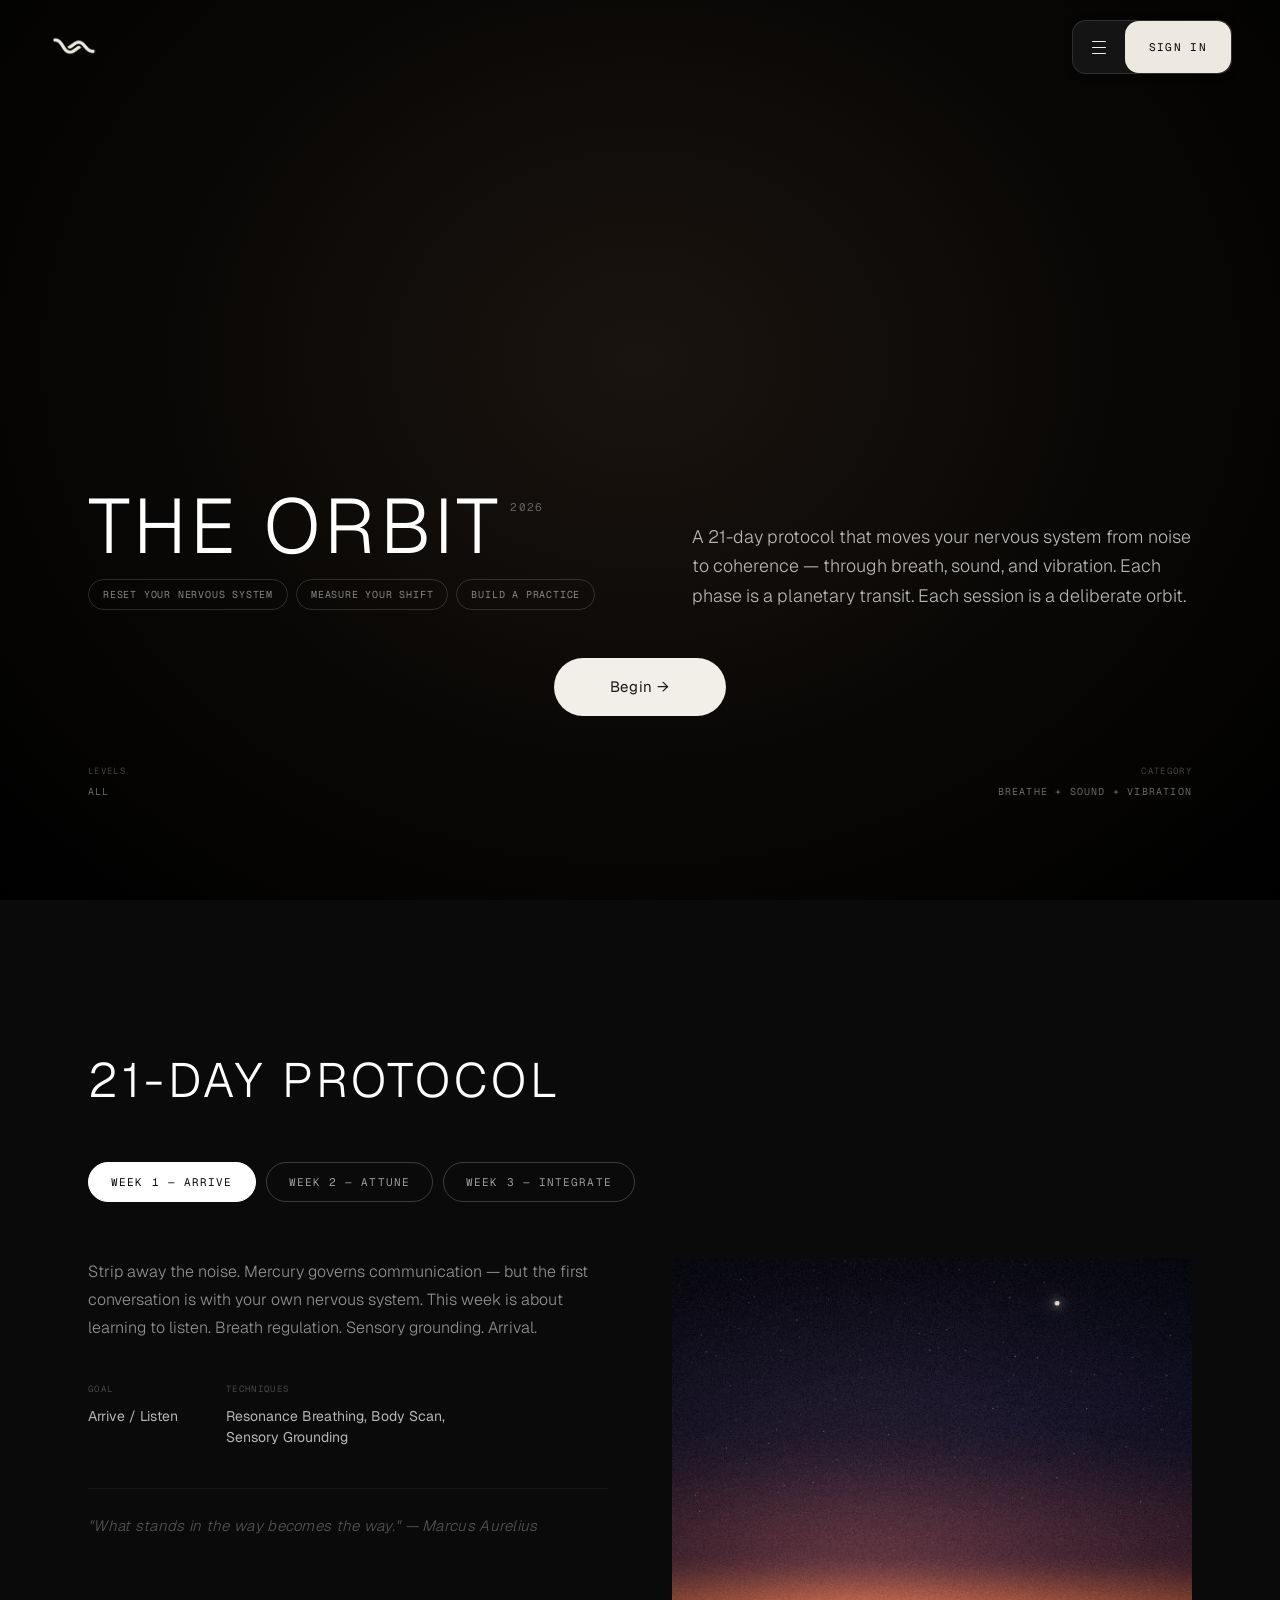
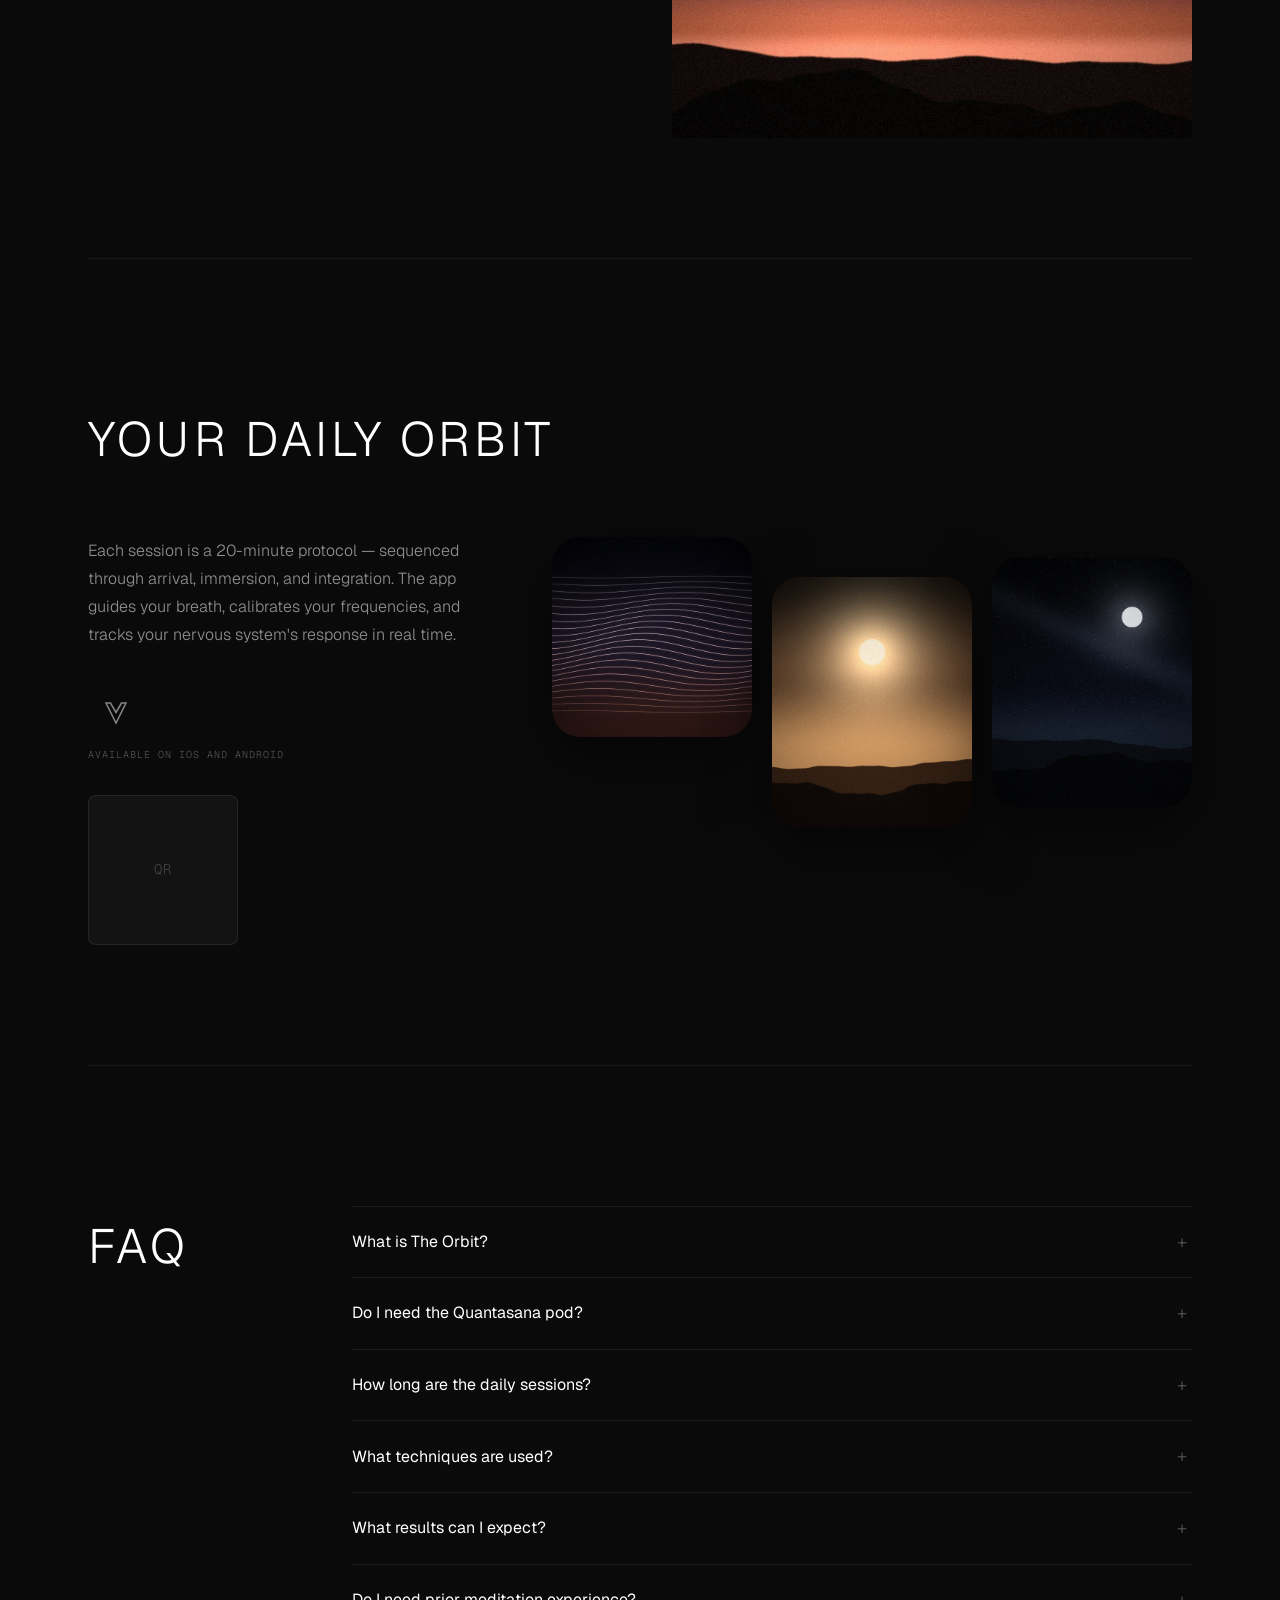
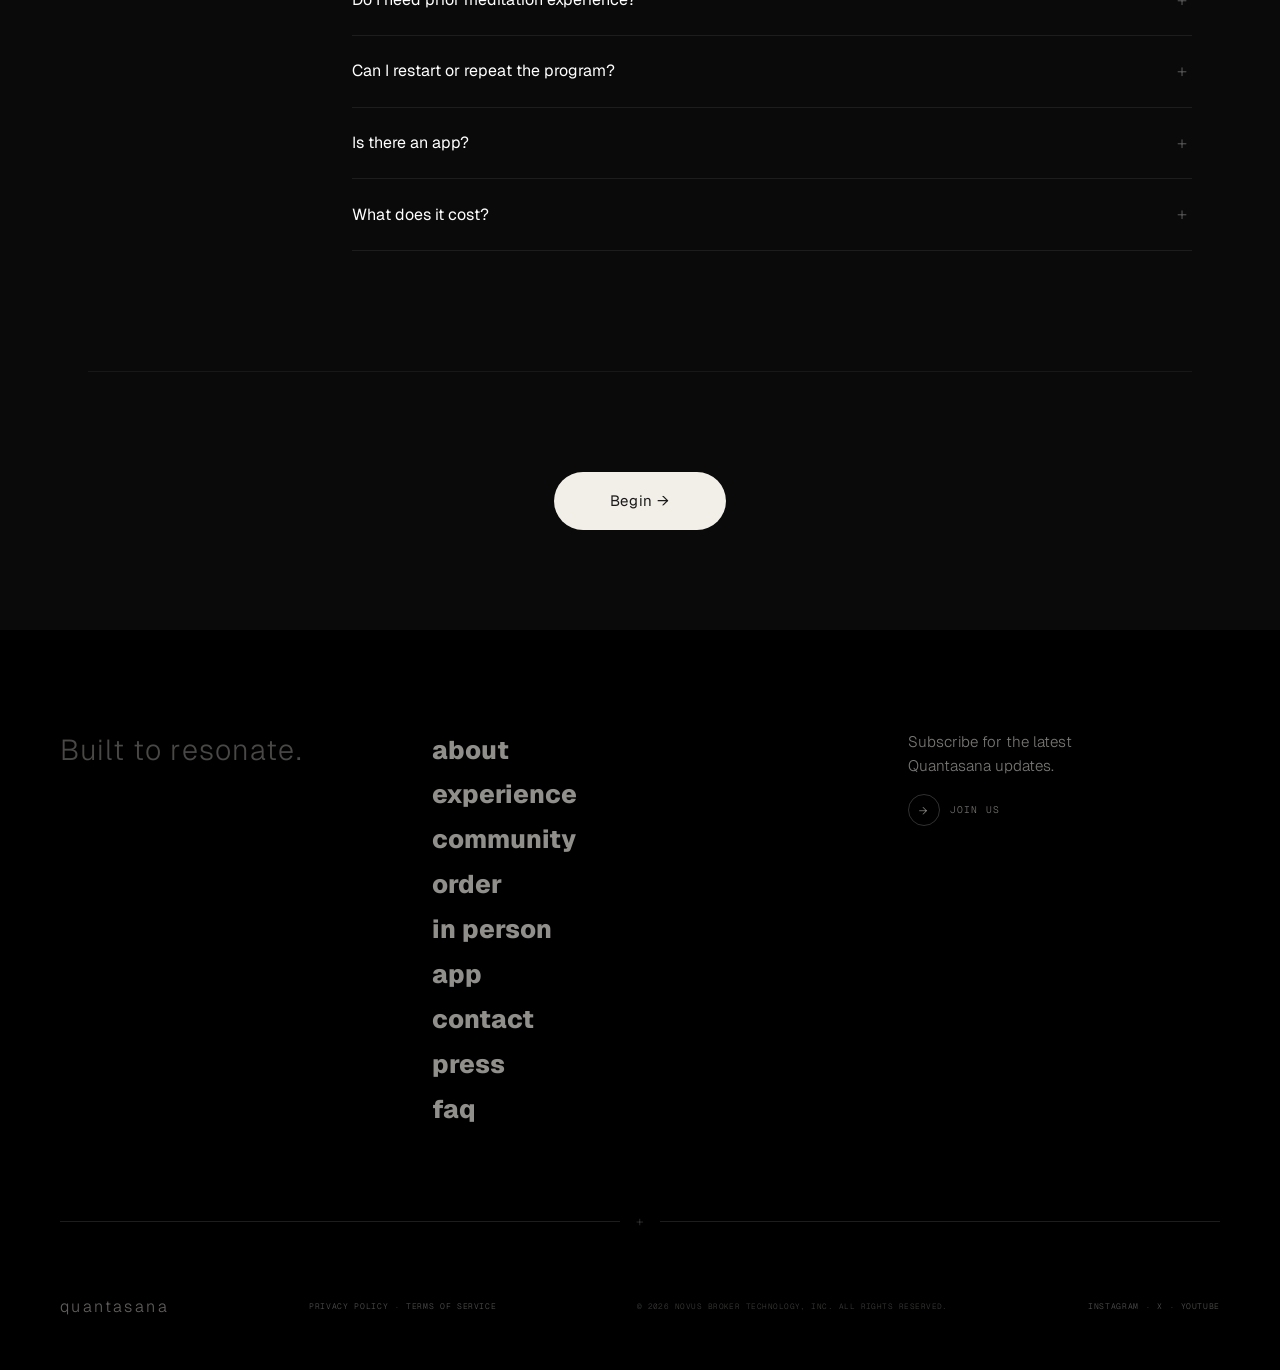
<file: app.html>
<!DOCTYPE html>
<html lang="en">
<head>
  <meta charset="UTF-8">
  <meta name="viewport" content="width=device-width, initial-scale=1.0">
  <title>QUANTASANA — The Orbit</title>
  <meta name="description" content="The Orbit — a 21-day protocol that moves your nervous system from noise to coherence through breath, sound, and vibration.">

  <!-- Favicon -->
  <link rel="icon" type="image/svg+xml" href="favicon.svg">

  <!-- Fonts -->
  <link rel="preconnect" href="https://fonts.googleapis.com">
  <link rel="preconnect" href="https://fonts.gstatic.com" crossorigin>
  <link href="https://fonts.googleapis.com/css2?family=Geist:wght@300..700&family=Geist+Mono:wght@400;500&display=swap" rel="stylesheet">

  <link rel="stylesheet" href="styles.css?v=16">
  <link rel="stylesheet" href="orbit.css?v=2">
  <style>
    /* ── App page-specific styles ── */
    body {
      margin: 0;
      background: #0a0a0a;
      color: #F2EEE8;
    }

    /* ── HERO ── */
    .app-hero {
      position: relative;
      min-height: 100vh;
      display: flex;
      flex-direction: column;
      justify-content: flex-end;
      overflow: hidden;
      box-sizing: border-box;
      background: radial-gradient(ellipse at 50% 40%, #1a1410 0%, #0a0806 50%, #000000 100%);
    }



    /* Main content area */
    .app-hero__content {
      position: relative;
      z-index: 2;
      padding: 0 20px 100px;
      max-width: var(--content-max);
      margin: 0 auto;
      width: 100%;
      box-sizing: border-box;
    }

    @media (min-width: 768px) {
      .app-hero__content {
        padding: 0 32px 100px;
      }
    }
    @media (min-width: 1024px) {
      .app-hero__content {
        padding: 0 48px 100px;
      }
    }

    .app-hero__main {
      display: flex;
      justify-content: space-between;
      align-items: flex-end;
      gap: 40px;
      margin-bottom: 48px;
    }

    /* Left side: heading + tags */
    .app-hero__left {
      flex-shrink: 0;
    }

    .app-hero__heading-row {
      display: flex;
      align-items: flex-start;
      gap: 8px;
    }

    .app-hero__h1 {
      font-family: var(--font-display);
      font-weight: 300;
      font-size: clamp(40px, 6vw, 80px);
      letter-spacing: 0.06em;
      text-transform: uppercase;
      color: white;
      line-height: 0.85;
      margin: 0;
    }

    .app-hero__year {
      font-family: var(--font-mono);
      font-size: 11px;
      font-weight: 400;
      letter-spacing: 0.1em;
      color: rgba(255, 255, 255, 0.35);
      margin-top: 4px;
    }

    .app-hero__tags {
      display: flex;
      flex-wrap: wrap;
      gap: 8px;
      margin-top: 20px;
    }

    .app-hero__tag {
      font-family: var(--font-mono);
      font-size: 10px;
      font-weight: 400;
      letter-spacing: 0.08em;
      text-transform: uppercase;
      color: rgba(255, 255, 255, 0.5);
      border: 1px solid rgba(255, 255, 255, 0.15);
      border-radius: 40px;
      padding: 6px 14px;
      white-space: nowrap;
    }

    /* Right side: description */
    .app-hero__right {
      max-width: 500px;
    }

    .app-hero__desc {
      font-family: var(--font-body);
      font-weight: 300;
      font-size: clamp(15px, 1.4vw, 19px);
      line-height: 1.65;
      color: rgba(255, 255, 255, 0.7);
      margin: 0;
    }

    /* CTA button centered */
    .app-hero__cta-row {
      text-align: center;
      margin-bottom: 48px;
    }

    .app-hero__cta {
      display: inline-block;
      padding: 16px 56px;
      border-radius: 40px;
      background: #F2EEE8;
      color: #1a1a1a;
      font-family: var(--font-body);
      font-size: 15px;
      font-weight: 400;
      letter-spacing: 0.04em;
      text-decoration: none;
      transition: opacity 0.3s ease, transform 0.3s ease;
    }

    .app-hero__cta:hover {
      opacity: 0.85;
      transform: translateY(-2px);
    }

    /* Bottom meta row */
    .app-hero__meta {
      display: flex;
      justify-content: space-between;
      align-items: flex-end;
    }

    .app-hero__meta-label {
      font-family: var(--font-mono);
      font-size: 9px;
      font-weight: 400;
      letter-spacing: 0.15em;
      text-transform: uppercase;
      color: rgba(255, 255, 255, 0.25);
      margin-bottom: 4px;
    }

    .app-hero__meta-value {
      font-family: var(--font-mono);
      font-size: 10px;
      font-weight: 400;
      letter-spacing: 0.12em;
      text-transform: uppercase;
      color: rgba(255, 255, 255, 0.4);
    }

    .app-hero__meta-right {
      text-align: right;
    }

    /* ── Mobile stacking ── */
    @media (max-width: 767px) {
      .app-hero__main {
        flex-direction: column;
        align-items: flex-start;
        gap: 28px;
      }

      .app-hero__right {
        max-width: 100%;
      }

      .app-hero__content {
        padding-bottom: 60px;
      }


    }

    /* ── 21-DAY PROTOCOL SECTION ── */
    .protocol {
      max-width: var(--content-max);
      margin: 0 auto;
      padding: 140px 20px 120px;
      box-sizing: border-box;
    }
    @media (min-width: 768px) {
      .protocol { padding: 140px 32px 120px; }
    }
    @media (min-width: 1024px) {
      .protocol { padding: 140px 48px 120px; }
    }

    .protocol__h2 {
      font-family: var(--font-display);
      font-weight: 300;
      font-size: clamp(28px, 4vw, 48px);
      letter-spacing: 0.08em;
      text-transform: uppercase;
      color: white;
      margin: 0 0 40px 0;
    }

    .protocol__tabs {
      display: flex;
      flex-wrap: wrap;
      gap: 10px;
      margin-bottom: 56px;
    }

    .protocol__tab {
      font-family: var(--font-mono);
      font-size: 11px;
      font-weight: 400;
      letter-spacing: 0.1em;
      text-transform: uppercase;
      color: rgba(255, 255, 255, 0.6);
      border: 1px solid rgba(255, 255, 255, 0.2);
      border-radius: 40px;
      padding: 10px 22px;
      background: transparent;
      cursor: pointer;
      transition: all 0.3s ease;
    }

    .protocol__tab:hover {
      border-color: rgba(255, 255, 255, 0.4);
      color: white;
    }

    .protocol__tab.active {
      background: white;
      color: #0a0a0a;
      border-color: white;
    }

    .protocol__panel {
      display: none;
    }
    .protocol__panel.active {
      display: block;
    }

    .protocol__grid {
      display: grid;
      grid-template-columns: 1fr;
      gap: 48px;
    }
    @media (min-width: 768px) {
      .protocol__grid {
        grid-template-columns: 1fr 1fr;
        gap: 64px;
        align-items: start;
      }
    }

    .protocol__desc {
      font-family: var(--font-body);
      font-weight: 300;
      font-size: 16px;
      line-height: 1.75;
      color: rgba(255, 255, 255, 0.55);
      margin: 0 0 40px 0;
    }

    .protocol__meta-row {
      display: flex;
      gap: 48px;
      margin-bottom: 40px;
    }

    .protocol__meta-label {
      font-family: var(--font-mono);
      font-size: 9px;
      font-weight: 400;
      letter-spacing: 0.15em;
      text-transform: uppercase;
      color: rgba(255, 255, 255, 0.25);
      margin-bottom: 8px;
    }

    .protocol__meta-value {
      font-family: var(--font-body);
      font-weight: 400;
      font-size: 14px;
      color: rgba(255, 255, 255, 0.7);
      line-height: 1.5;
    }

    .protocol__quote {
      font-family: var(--font-display);
      font-weight: 300;
      font-style: italic;
      font-size: 15px;
      letter-spacing: 0.02em;
      color: rgba(255, 255, 255, 0.3);
      border-top: 1px solid rgba(255, 255, 255, 0.06);
      padding-top: 24px;
      margin: 0;
    }

    .protocol__img-col img {
      width: 100%;
      height: 100%;
      min-height: 320px;
      max-height: 480px;
      object-fit: cover;
      border-radius: 4px;
    }

    .protocol__divider {
      max-width: var(--content-max);
      margin: 0 auto;
      padding: 0 20px;
      box-sizing: border-box;
    }
    @media (min-width: 768px) {
      .protocol__divider { padding: 0 32px; }
    }
    @media (min-width: 1024px) {
      .protocol__divider { padding: 0 48px; }
    }
    .protocol__divider hr {
      border: none;
      border-top: 1px solid rgba(255, 255, 255, 0.06);
      margin: 0;
    }

    /* ── YOUR DAILY ORBIT ── */
    .daily-orbit {
      max-width: var(--content-max);
      margin: 0 auto;
      padding: 140px 20px 120px;
      box-sizing: border-box;
    }
    @media (min-width: 768px) {
      .daily-orbit { padding: 140px 32px 120px; }
    }
    @media (min-width: 1024px) {
      .daily-orbit { padding: 140px 48px 120px; }
    }

    .daily-orbit__h2 {
      font-family: var(--font-display);
      font-weight: 300;
      font-size: clamp(28px, 4vw, 48px);
      letter-spacing: 0.08em;
      text-transform: uppercase;
      color: white;
      margin: 0 0 56px 0;
    }

    .daily-orbit__grid {
      display: grid;
      grid-template-columns: 1fr;
      gap: 56px;
    }
    @media (min-width: 768px) {
      .daily-orbit__grid {
        grid-template-columns: 1fr 1fr;
        gap: 64px;
        align-items: start;
      }
    }

    .daily-orbit__desc {
      font-family: var(--font-body);
      font-weight: 300;
      font-size: 16px;
      line-height: 1.75;
      color: rgba(255, 255, 255, 0.55);
      margin: 0 0 48px 0;
    }

    .daily-orbit__platforms {
      display: flex;
      align-items: center;
      gap: 16px;
      margin-bottom: 8px;
    }

    .daily-orbit__platform-icon {
      font-size: 24px;
      color: rgba(255, 255, 255, 0.5);
    }

    .daily-orbit__platform-text {
      font-family: var(--font-mono);
      font-size: 10px;
      letter-spacing: 0.1em;
      text-transform: uppercase;
      color: rgba(255, 255, 255, 0.3);
      margin-bottom: 32px;
    }

    .daily-orbit__qr {
      width: 150px;
      height: 150px;
      background: rgba(255, 255, 255, 0.04);
      border: 1px solid rgba(255, 255, 255, 0.08);
      border-radius: 8px;
      display: flex;
      align-items: center;
      justify-content: center;
      font-family: var(--font-mono);
      font-size: 14px;
      color: rgba(255, 255, 255, 0.2);
      letter-spacing: 0.1em;
    }

    /* Phone mockups */
    .daily-orbit__phones {
      display: flex;
      gap: 20px;
      justify-content: center;
      align-items: flex-start;
    }

    .daily-orbit__phone {
      width: 200px;
      flex-shrink: 0;
      border-radius: 28px;
      overflow: hidden;
      box-shadow: 0 20px 60px rgba(0, 0, 0, 0.5);
    }

    .daily-orbit__phone img {
      width: 100%;
      height: auto;
      display: block;
    }

    .daily-orbit__phone:nth-child(2) {
      margin-top: 40px;
    }

    .daily-orbit__phone:nth-child(3) {
      margin-top: 20px;
    }

    @media (max-width: 767px) {
      .daily-orbit__phones {
        gap: 12px;
      }
      .daily-orbit__phone {
        width: 140px;
        border-radius: 20px;
      }
    }

    .daily-orbit__divider {
      max-width: var(--content-max);
      margin: 0 auto;
      padding: 0 20px;
      box-sizing: border-box;
    }
    @media (min-width: 768px) {
      .daily-orbit__divider { padding: 0 32px; }
    }
    @media (min-width: 1024px) {
      .daily-orbit__divider { padding: 0 48px; }
    }
    .daily-orbit__divider hr {
      border: none;
      border-top: 1px solid rgba(255, 255, 255, 0.06);
      margin: 0;
    }

    /* ── FAQ SECTION ── */
    .app-faq {
      max-width: var(--content-max);
      margin: 0 auto;
      padding: 140px 20px 120px;
      box-sizing: border-box;
    }
    @media (min-width: 768px) {
      .app-faq { padding: 140px 32px 120px; }
    }
    @media (min-width: 1024px) {
      .app-faq { padding: 140px 48px 120px; }
    }

    .app-faq__grid {
      display: grid;
      grid-template-columns: 1fr;
      gap: 48px;
    }
    @media (min-width: 768px) {
      .app-faq__grid {
        grid-template-columns: 200px 1fr;
        gap: 64px;
        align-items: start;
      }
    }

    .app-faq__h2 {
      font-family: var(--font-display);
      font-weight: 300;
      font-size: clamp(28px, 4vw, 48px);
      letter-spacing: 0.08em;
      text-transform: uppercase;
      color: white;
      margin: 0;
    }

    .app-faq__list {
      border-top: 1px solid rgba(255, 255, 255, 0.08);
    }

    .app-faq__item {
      border-bottom: 1px solid rgba(255, 255, 255, 0.08);
    }

    .app-faq__question {
      display: flex;
      justify-content: space-between;
      align-items: center;
      padding: 20px 0;
      cursor: pointer;
      gap: 16px;
    }

    .app-faq__question-text {
      font-family: var(--font-body);
      font-weight: 400;
      font-size: 16px;
      color: white;
      line-height: 1.4;
    }

    .app-faq__icon {
      flex-shrink: 0;
      font-size: 18px;
      color: rgba(255, 255, 255, 0.3);
      transition: transform 0.3s cubic-bezier(0.25, 1, 0.5, 1);
      width: 20px;
      text-align: center;
    }

    .app-faq__item.open .app-faq__icon {
      transform: rotate(45deg);
    }

    .app-faq__answer {
      max-height: 0;
      overflow: hidden;
      transition: max-height 0.4s cubic-bezier(0.25, 1, 0.5, 1);
    }

    .app-faq__answer-inner {
      padding: 0 0 24px;
      font-family: var(--font-body);
      font-weight: 300;
      font-size: 15px;
      color: rgba(255, 255, 255, 0.45);
      line-height: 1.7;
    }

    /* ── CLOSING CTA ── */
    .app-closing {
      max-width: var(--content-max);
      margin: 0 auto;
      padding: 100px 20px;
      text-align: center;
      box-sizing: border-box;
    }
    @media (min-width: 768px) {
      .app-closing { padding: 100px 32px; }
    }
    @media (min-width: 1024px) {
      .app-closing { padding: 100px 48px; }
    }

    .app-closing__divider {
      max-width: var(--content-max);
      margin: 0 auto;
      padding: 0 20px;
      box-sizing: border-box;
    }
    @media (min-width: 768px) {
      .app-closing__divider { padding: 0 32px; }
    }
    @media (min-width: 1024px) {
      .app-closing__divider { padding: 0 48px; }
    }
    .app-closing__divider hr {
      border: none;
      border-top: 1px solid rgba(255, 255, 255, 0.06);
      margin: 0;
    }

    .app-closing__cta {
      display: inline-block;
      padding: 16px 56px;
      border-radius: 40px;
      background: #F2EEE8;
      color: #1a1a1a;
      font-family: var(--font-body);
      font-size: 15px;
      font-weight: 400;
      letter-spacing: 0.04em;
      text-decoration: none;
      transition: opacity 0.3s ease, transform 0.3s ease;
    }
    .app-closing__cta:hover {
      opacity: 0.85;
      transform: translateY(-2px);
    }
  </style>
</head>
<body>

  <!-- ============================================
       NAVIGATION
       ============================================ -->
  <nav class="nav" id="nav">
    <div class="nav__inner">
      <a href="index.html" class="nav__logo" aria-label="QUANTASANA home">
        <img src="images/orbit/mark-bone.png" class="nav__logo-svg" alt="QUANTASANA" aria-hidden="true">
      </a>
      <div class="nav__right">
        <div class="nav__flyout" id="navFlyout" aria-hidden="true">
          <a href="about.html" class="nav__flyout-link" style="--i:0"><span>About</span></a>
          <a href="index.html#system" class="nav__flyout-link" style="--i:1"><span>Experience</span></a>
          <a href="index.html#community" class="nav__flyout-link" style="--i:2"><span>Community</span></a>
          <a href="in-person.html" class="nav__flyout-link" style="--i:3"><span>In Person</span></a>
          <a href="app.html" class="nav__flyout-link" style="--i:4"><span>Digital</span></a>
        </div>
        <div class="nav__pill" id="navPill">
          <div class="nav__actions">
            <button class="nav__hamburger" id="navHamburger" aria-label="Toggle menu" aria-expanded="false">
              <span class="nav__hamburger-line nav__hamburger-line--top"></span>
              <span class="nav__hamburger-line nav__hamburger-line--mid"></span>
              <span class="nav__hamburger-line nav__hamburger-line--bot"></span>
              <span class="nav__x-line nav__x-line--1"></span>
              <span class="nav__x-line nav__x-line--2"></span>
            </button>
            <a href="javascript:void(0)" class="nav__order-btn" onclick="openSignInModal('create')">Sign In</a>
          </div>
          <div class="nav__dropdown" id="navDropdown">
            <a href="about.html" class="nav__dropdown-link" style="--i:0">About</a>
            <a href="index.html#system" class="nav__dropdown-link" style="--i:1">Experience</a>
            <a href="index.html#community" class="nav__dropdown-link" style="--i:2">Community</a>
            <a href="in-person.html" class="nav__dropdown-link" style="--i:3">In Person</a>
            <a href="app.html" class="nav__dropdown-link" style="--i:4">Digital</a>
          </div>
        </div>
      </div>
    </div>
  </nav>

  <div class="nav__overlay" id="navOverlay"></div>


  <!-- ============================================
       HERO — THE ORBIT
       ============================================ -->
  <section class="app-hero">

    <!-- Content -->
    <div class="app-hero__content">

      <!-- Main: heading left, description right -->
      <div class="app-hero__main">
        <div class="app-hero__left">
          <div class="app-hero__heading-row">
            <h1 class="app-hero__h1">THE ORBIT</h1>
            <span class="app-hero__year">2026</span>
          </div>
          <div class="app-hero__tags">
            <span class="app-hero__tag">Reset Your Nervous System</span>
            <span class="app-hero__tag">Measure Your Shift</span>
            <span class="app-hero__tag">Build a Practice</span>
          </div>
        </div>
        <div class="app-hero__right">
          <p class="app-hero__desc">A 21-day protocol that moves your nervous system from noise to coherence — through breath, sound, and vibration. Each phase is a planetary transit. Each session is a deliberate orbit.</p>
        </div>
      </div>

      <!-- CTA -->
      <div class="app-hero__cta-row">
        <a href="javascript:void(0)" class="app-hero__cta" onclick="openSignInModal('create')">Begin →</a>
      </div>

      <!-- Bottom meta -->
      <div class="app-hero__meta">
        <div class="app-hero__meta-left">
          <p class="app-hero__meta-label">LEVELS</p>
          <p class="app-hero__meta-value">ALL</p>
        </div>
        <div class="app-hero__meta-right">
          <p class="app-hero__meta-label">CATEGORY</p>
          <p class="app-hero__meta-value">BREATHE + SOUND + VIBRATION</p>
        </div>
      </div>

    </div>
  </section>


  <!-- ============================================
       21-DAY PROTOCOL
       ============================================ -->
  <section class="protocol" id="protocol">
    <h2 class="protocol__h2">21-Day Protocol</h2>

    <div class="protocol__tabs">
      <button class="protocol__tab active" data-week="1">WEEK 1 — ARRIVE</button>
      <button class="protocol__tab" data-week="2">WEEK 2 — ATTUNE</button>
      <button class="protocol__tab" data-week="3">WEEK 3 — INTEGRATE</button>
    </div>

    <!-- Week 1 -->
    <div class="protocol__panel active" data-panel="1">
      <div class="protocol__grid">
        <div class="protocol__text-col">
          <p class="protocol__desc">Strip away the noise. Mercury governs communication — but the first conversation is with your own nervous system. This week is about learning to listen. Breath regulation. Sensory grounding. Arrival.</p>
          <div class="protocol__meta-row">
            <div class="protocol__meta-group">
              <p class="protocol__meta-label">GOAL</p>
              <p class="protocol__meta-value">Arrive / Listen</p>
            </div>
            <div class="protocol__meta-group">
              <p class="protocol__meta-label">TECHNIQUES</p>
              <p class="protocol__meta-value">Resonance Breathing, Body Scan,<br>Sensory Grounding</p>
            </div>
          </div>
          <p class="protocol__quote">"What stands in the way becomes the way." — Marcus Aurelius</p>
        </div>
        <div class="protocol__img-col">
          <img src="images/orbit/sky-twilight.jpg" alt="Week 1 — Arrive">
        </div>
      </div>
    </div>

    <!-- Week 2 -->
    <div class="protocol__panel" data-panel="2">
      <div class="protocol__grid">
        <div class="protocol__text-col">
          <p class="protocol__desc">Now that you've arrived, attune. Venus governs resonance — the frequency at which two bodies synchronize. This week, your breath, your brainwaves, and the vibration beneath you begin to lock into phase.</p>
          <div class="protocol__meta-row">
            <div class="protocol__meta-group">
              <p class="protocol__meta-label">GOAL</p>
              <p class="protocol__meta-value">Synchronize / Deepen</p>
            </div>
            <div class="protocol__meta-group">
              <p class="protocol__meta-label">TECHNIQUES</p>
              <p class="protocol__meta-value">40Hz Gamma Entrainment, Binaural Sound,<br>Vibroacoustic Therapy</p>
            </div>
          </div>
          <p class="protocol__quote">"You have power over your mind — not outside events." — Marcus Aurelius</p>
        </div>
        <div class="protocol__img-col">
          <img src="images/orbit/sky-twilight.jpg" alt="Week 2 — Attune">
        </div>
      </div>
    </div>

    <!-- Week 3 -->
    <div class="protocol__panel" data-panel="3">
      <div class="protocol__grid">
        <div class="protocol__text-col">
          <p class="protocol__desc">Integration is not the end — it's the beginning of a practice. Earth is where everything converges. This week, the protocol becomes yours. The data confirms what your body already knows.</p>
          <div class="protocol__meta-row">
            <div class="protocol__meta-group">
              <p class="protocol__meta-label">GOAL</p>
              <p class="protocol__meta-value">Own / Sustain</p>
            </div>
            <div class="protocol__meta-group">
              <p class="protocol__meta-label">TECHNIQUES</p>
              <p class="protocol__meta-value">Full Protocol, HRV Tracking,<br>Session Stacking</p>
            </div>
          </div>
          <p class="protocol__quote">"Waste no more time arguing about what a good man should be. Be one." — Marcus Aurelius</p>
        </div>
        <div class="protocol__img-col">
          <img src="images/orbit/sky-twilight.jpg" alt="Week 3 — Integrate">
        </div>
      </div>
    </div>
  </section>

  <div class="protocol__divider"><hr></div>


  <!-- ============================================
       YOUR DAILY ORBIT
       ============================================ -->
  <section class="daily-orbit">
    <h2 class="daily-orbit__h2">Your Daily Orbit</h2>

    <div class="daily-orbit__grid">
      <!-- Left: text + platforms + QR -->
      <div>
        <p class="daily-orbit__desc">Each session is a 20-minute protocol — sequenced through arrival, immersion, and integration. The app guides your breath, calibrates your frequencies, and tracks your nervous system's response in real time.</p>

        <div class="daily-orbit__platforms">
          <span class="daily-orbit__platform-icon"></span>
          <span class="daily-orbit__platform-icon">
            <svg width="24" height="24" viewBox="0 0 24 24" fill="none" stroke="currentColor" stroke-width="1.5">
              <path d="M17.523 2l-5.523 9.5L6.477 2H2l10 20L22 2h-4.477z"/>
            </svg>
          </span>
        </div>
        <p class="daily-orbit__platform-text">Available on iOS and Android</p>

        <div class="daily-orbit__qr">QR</div>
      </div>

      <!-- Right: phone mockups -->
      <div class="daily-orbit__phones">
        <div class="daily-orbit__phone">
          <img src="images/orbit/art-breathe.jpg" alt="Session screen">
        </div>
        <div class="daily-orbit__phone">
          <img src="images/orbit/sky-meridian.jpg" alt="Insights screen">
        </div>
        <div class="daily-orbit__phone">
          <img src="images/orbit/sky-lunar.jpg" alt="Recovery screen">
        </div>
      </div>
    </div>
  </section>

  <div class="daily-orbit__divider"><hr></div>


  <!-- ============================================
       FAQ
       ============================================ -->
  <section class="app-faq">
    <div class="app-faq__grid">
      <h2 class="app-faq__h2">FAQ</h2>

      <div class="app-faq__list">
        <div class="app-faq__item">
          <div class="app-faq__question">
            <span class="app-faq__question-text">What is The Orbit?</span>
            <span class="app-faq__icon">+</span>
          </div>
          <div class="app-faq__answer"><div class="app-faq__answer-inner">A 21-day guided protocol that uses breath, sound, and vibration to restore your nervous system to coherence. Three weeks. Three planetary phases. Each session is 20 minutes, sequenced through arrival, immersion, and integration.</div></div>
        </div>

        <div class="app-faq__item">
          <div class="app-faq__question">
            <span class="app-faq__question-text">Do I need the Quantasana pod?</span>
            <span class="app-faq__icon">+</span>
          </div>
          <div class="app-faq__answer"><div class="app-faq__answer-inner">No. The digital protocol works with headphones alone. The pod amplifies the experience with vibroacoustic vibration — but the breath and sound protocols are effective on their own.</div></div>
        </div>

        <div class="app-faq__item">
          <div class="app-faq__question">
            <span class="app-faq__question-text">How long are the daily sessions?</span>
            <span class="app-faq__icon">+</span>
          </div>
          <div class="app-faq__answer"><div class="app-faq__answer-inner">20 minutes. Each session moves through three phases: arrival, immersion, and integration. The timing is calibrated to your nervous system's response curve.</div></div>
        </div>

        <div class="app-faq__item">
          <div class="app-faq__question">
            <span class="app-faq__question-text">What techniques are used?</span>
            <span class="app-faq__icon">+</span>
          </div>
          <div class="app-faq__answer"><div class="app-faq__answer-inner">Resonance breathing at 6 breaths per minute, binaural frequency entrainment at 40Hz gamma and 4-8Hz theta, vibroacoustic therapy, and guided sensory grounding. All backed by peer-reviewed research.</div></div>
        </div>

        <div class="app-faq__item">
          <div class="app-faq__question">
            <span class="app-faq__question-text">What results can I expect?</span>
            <span class="app-faq__icon">+</span>
          </div>
          <div class="app-faq__answer"><div class="app-faq__answer-inner">Clinical protocols using these modalities show measurable improvements in HRV, cortisol reduction, and brainwave coherence within 2-3 weeks of consistent practice. Your app tracks these shifts in real time.</div></div>
        </div>

        <div class="app-faq__item">
          <div class="app-faq__question">
            <span class="app-faq__question-text">Do I need prior meditation experience?</span>
            <span class="app-faq__icon">+</span>
          </div>
          <div class="app-faq__answer"><div class="app-faq__answer-inner">No. The protocol is designed to meet you where you are. The breath cues, sound frequencies, and vibration do the work — you just show up.</div></div>
        </div>

        <div class="app-faq__item">
          <div class="app-faq__question">
            <span class="app-faq__question-text">Can I restart or repeat the program?</span>
            <span class="app-faq__icon">+</span>
          </div>
          <div class="app-faq__answer"><div class="app-faq__answer-inner">Yes. Many practitioners cycle through The Orbit multiple times. Each pass deepens the practice.</div></div>
        </div>

        <div class="app-faq__item">
          <div class="app-faq__question">
            <span class="app-faq__question-text">Is there an app?</span>
            <span class="app-faq__icon">+</span>
          </div>
          <div class="app-faq__answer"><div class="app-faq__answer-inner">Yes. The Quantasana app orchestrates every session — guiding your breath, adjusting frequencies, and tracking your HRV. Available on web, with iOS coming soon.</div></div>
        </div>

        <div class="app-faq__item">
          <div class="app-faq__question">
            <span class="app-faq__question-text">What does it cost?</span>
            <span class="app-faq__icon">+</span>
          </div>
          <div class="app-faq__answer"><div class="app-faq__answer-inner">The Orbit is included with your Quantasana membership. Sign in to begin.</div></div>
        </div>
      </div>
    </div>
  </section>


  <!-- ============================================
       CLOSING CTA
       ============================================ -->
  <div class="app-closing__divider"><hr></div>

  <div class="app-closing">
    <a href="javascript:void(0)" class="app-closing__cta" onclick="openSignInModal('create')">Begin &rarr;</a>
  </div>


  <!-- ============================================
       FOOTER
       ============================================ -->
  <div class="footer-wrapper">
    <footer id="footer" class="site-footer">
      <div class="footer-content">
        <div class="footer-top">
          <div class="footer-tagline">
            <p class="footer-tagline-text">Built to resonate.</p>
          </div>
          <nav class="footer-nav">
            <a href="about.html" class="footer-link">about</a>
            <a href="index.html#system" class="footer-link">experience</a>
            <a href="index.html#community" class="footer-link">community</a>
            <a href="order.html" class="footer-link">order</a>
            <a href="in-person.html" class="footer-link">in person</a>
            <a href="app.html" class="footer-link">app</a>
            <a href="contact.html" class="footer-link">contact</a>
            <a href="press.html" class="footer-link">press</a>
            <a href="faq.html" class="footer-link">faq</a>
          </nav>
          <div class="footer-subscribe">
            <p class="footer-subscribe-text">Subscribe for the latest<br>Quantasana updates.</p>
            <a href="index.html#community" class="footer-join">
              <span class="footer-join-arrow">→</span>
              JOIN US
            </a>
          </div>
        </div>
        <div class="footer-divider"><span>+</span></div>
        <div class="footer-bottom">
          <div class="footer-logo">quantasana</div>
          <div class="footer-legal">
            <a href="privacy.html" class="footer-legal-link">PRIVACY POLICY</a>
            <span class="footer-legal-dot">·</span>
            <a href="terms.html" class="footer-legal-link">TERMS OF SERVICE</a>
          </div>
          <div class="footer-copyright">© 2026 NOVUS BROKER TECHNOLOGY, INC. ALL RIGHTS RESERVED.</div>
          <div class="footer-socials">
            <a href="https://instagram.com/quantasana" class="footer-social-link" target="_blank">INSTAGRAM</a>
            <span class="footer-legal-dot">·</span>
            <a href="https://x.com/quantasana" class="footer-social-link" target="_blank">X</a>
            <span class="footer-legal-dot">·</span>
            <a href="https://youtube.com/@quantasana" class="footer-social-link" target="_blank">YOUTUBE</a>
          </div>
        </div>
      </div>
    </footer>
  </div>


  <!-- ============================================
       SIGN IN MODAL OVERLAY
       ============================================ -->
  <div class="signin-overlay" id="authOverlay">
    <div class="signin-modal">
      <button class="signin-close" onclick="closeSignInModal()" aria-label="Close">&times;</button>
      <div class="signin-view" id="authCreateView">
        <div class="signin-header">
          <span class="signin-label">CREATE ACCOUNT</span>
          <span class="signin-brand">QUANTASANA</span>
        </div>
        <div class="signin-body">
          <h2 class="signin-heading">Find your frequency.</h2>
          <button class="signin-btn signin-btn--apple" onclick="handleAppleAuth('create')"> Apple Sign Up →</button>
          <button class="signin-btn signin-btn--email" onclick="handleEmailAuth('create')">✉ Email Sign Up →</button>
          <p class="signin-toggle">Already have an account? <a href="javascript:void(0)" onclick="switchAuthView('signin')">Login →</a></p>
        </div>
      </div>
      <div class="signin-view" id="authSignInView" style="display:none">
        <div class="signin-header">
          <span class="signin-label">LOGIN</span>
          <span class="signin-brand">QUANTASANA</span>
        </div>
        <div class="signin-body">
          <h2 class="signin-heading">Welcome back.</h2>
          <button class="signin-btn signin-btn--apple" onclick="handleAppleAuth('signin')"> Apple Login →</button>
          <button class="signin-btn signin-btn--email" onclick="handleEmailAuth('signin')">✉ Email Login →</button>
          <p class="signin-toggle"><a href="javascript:void(0)" onclick="switchAuthView('create')">Create Account →</a></p>
        </div>
      </div>
    </div>
  </div>

  <script src="main.js?v=16"></script>
  <script>
  (function() {
    var tabs = document.querySelectorAll('.protocol__tab');
    var panels = document.querySelectorAll('.protocol__panel');

    tabs.forEach(function(tab) {
      tab.addEventListener('click', function() {
        var week = tab.getAttribute('data-week');

        // Update tabs
        tabs.forEach(function(t) { t.classList.remove('active'); });
        tab.classList.add('active');

        // Update panels
        panels.forEach(function(p) { p.classList.remove('active'); });
        var target = document.querySelector('.protocol__panel[data-panel="' + week + '"]');
        if (target) target.classList.add('active');
      });
    });
  })();

  // FAQ accordion — one open at a time
  (function() {
    document.querySelectorAll('.app-faq__question').forEach(function(btn) {
      btn.addEventListener('click', function() {
        var item = btn.closest('.app-faq__item');
        var answer = item.querySelector('.app-faq__answer');
        var inner = item.querySelector('.app-faq__answer-inner');
        var isOpen = item.classList.contains('open');

        // Close all
        document.querySelectorAll('.app-faq__item.open').forEach(function(openItem) {
          openItem.classList.remove('open');
          openItem.querySelector('.app-faq__answer').style.maxHeight = '0';
        });

        // Open clicked if it was closed
        if (!isOpen) {
          item.classList.add('open');
          answer.style.maxHeight = inner.scrollHeight + 24 + 'px';
        }
      });
    });
  })();
  </script>

</body>
</html>
</file>
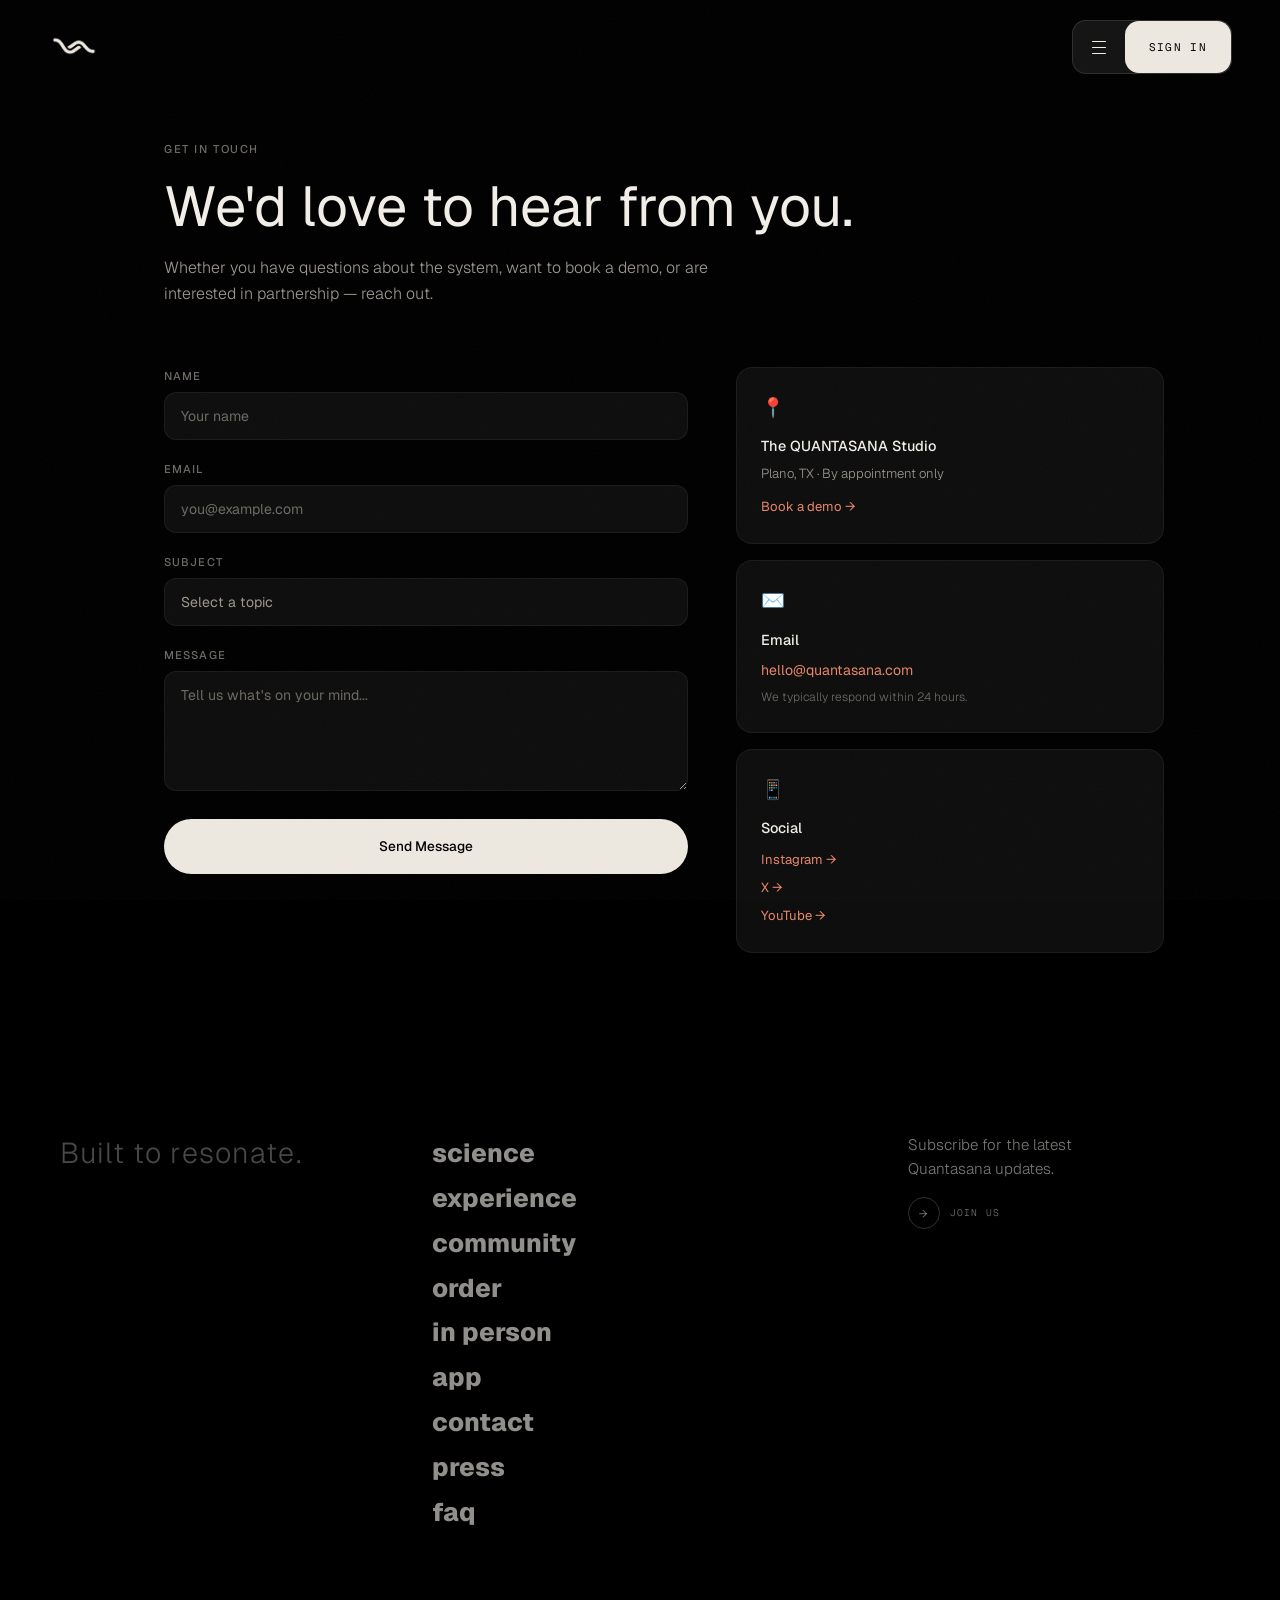
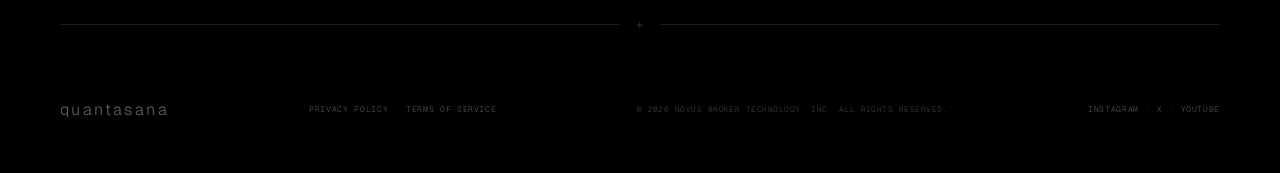
<file: contact.html>
<!DOCTYPE html>
<html lang="en">
<head>
  <meta charset="UTF-8">
  <meta name="viewport" content="width=device-width, initial-scale=1.0">
  <title>QUANTASANA — Contact</title>
  <meta name="description" content="Get in touch with Quantasana. Questions about the system, demo bookings, partnerships, and more.">
  <link rel="icon" type="image/svg+xml" href="favicon.svg">
  <link rel="preconnect" href="https://fonts.googleapis.com">
  <link rel="preconnect" href="https://fonts.gstatic.com" crossorigin>
  <link href="https://fonts.googleapis.com/css2?family=Geist:wght@300..700&family=Geist+Mono:wght@400;500&display=swap" rel="stylesheet">
  <link rel="stylesheet" href="styles.css?v=16">
  <link rel="stylesheet" href="orbit.css?v=2">
  <style>
    :root {
      --bg-deep: #000000;
      --bg-card: #0E0E0E;
      --bg-card-hover: #141414;
      --bg-elevated: #1A1A1A;
      --text-primary: #F2EEE8;
      --text-secondary: #9C978F;
      --text-muted: #6E6A64;
      --accent-teal: #E8876A;
      --accent-warm: #D9A066;
      --accent-green: #B7C77E;
      --accent-red: #E8876A;
      --accent-purple: #B9A3D9;
      --border: rgba(255,255,255,0.06);
      --ease: cubic-bezier(0.25, 1, 0.5, 1);
    }
    body {
      margin: 0;
      background: var(--bg-deep);
      color: var(--text-primary);
      font-family: 'Geist', sans-serif;
      -webkit-font-smoothing: antialiased;
      -moz-osx-font-smoothing: grayscale;
    }
    .noise-overlay {
      position: fixed;
      inset: 0;
      z-index: 9999;
      pointer-events: none;
      opacity: 0.025;
    }

    /* Page */
    .contact-page {
      max-width: 1000px;
      margin: 0 auto;
      padding: 140px 24px 80px;
    }

    /* Hero */
    .contact-label {
      font-size: 0.7rem;
      font-weight: 500;
      text-transform: uppercase;
      letter-spacing: 0.14em;
      color: var(--text-muted);
      margin-bottom: 16px;
    }
    .contact-heading {
      font-family: 'Geist', sans-serif;
      font-size: clamp(2.2rem, 5vw, 3.5rem);
      font-weight: 400;
      color: var(--text-primary);
      line-height: 1.15;
      margin-bottom: 16px;
    }
    .contact-subtext {
      font-size: 1rem;
      font-weight: 300;
      color: var(--text-secondary);
      line-height: 1.6;
      max-width: 560px;
      margin-bottom: 60px;
    }

    /* Two column layout */
    .contact-grid {
      display: grid;
      grid-template-columns: 55% 45%;
      gap: 48px;
    }
    @media (max-width: 768px) {
      .contact-grid {
        grid-template-columns: 1fr;
      }
    }

    /* Form */
    .form-group { margin-bottom: 20px; }
    .form-label {
      display: block;
      font-size: 0.7rem;
      font-weight: 500;
      text-transform: uppercase;
      letter-spacing: 0.1em;
      color: var(--text-muted);
      margin-bottom: 6px;
    }
    .form-input, .form-select, .form-textarea {
      width: 100%;
      padding: 14px 16px;
      background: var(--bg-card);
      border: 1px solid var(--border);
      border-radius: 12px;
      font-family: 'Geist', sans-serif;
      font-size: 0.88rem;
      color: var(--text-primary);
      outline: none;
      transition: border-color 0.3s, box-shadow 0.3s;
      box-sizing: border-box;
      -webkit-appearance: none;
    }
    .form-input::placeholder, .form-textarea::placeholder {
      color: var(--text-muted);
    }
    .form-input:focus, .form-select:focus, .form-textarea:focus {
      border-color: var(--accent-teal);
      box-shadow: 0 0 0 3px rgba(78,205,196,0.1);
    }
    .form-select {
      cursor: pointer;
      color: var(--text-secondary);
    }
    .form-textarea {
      resize: vertical;
      min-height: 120px;
    }
    .form-btn {
      width: 100%;
      padding: 16px;
      background: var(--accent-teal);
      color: #000000;
      font-family: 'Geist', sans-serif;
      font-weight: 500;
      font-size: 0.85rem;
      border: none;
      border-radius: 60px;
      cursor: pointer;
      transition: transform 0.3s var(--ease), opacity 0.3s;
    }
    .form-btn:hover { transform: translateY(-2px); opacity: 0.9; }

    /* Thank you state */
    .form-thankyou {
      display: none;
      text-align: center;
      padding: 60px 0;
    }
    .form-thankyou.visible { display: block; animation: fadeUp 0.6s var(--ease); }
    .form-thankyou h3 {
      font-family: 'Geist', sans-serif;
      font-size: 1.8rem;
      color: var(--text-primary);
      margin-bottom: 8px;
    }
    .form-thankyou p {
      font-size: 0.9rem;
      color: var(--text-secondary);
    }
    @keyframes fadeUp {
      from { opacity: 0; transform: translateY(20px); }
      to { opacity: 1; transform: translateY(0); }
    }

    /* Info cards */
    .info-cards { display: flex; flex-direction: column; gap: 1rem; }
    .info-card {
      background: var(--bg-card);
      border: 1px solid var(--border);
      border-radius: 16px;
      padding: 1.5rem;
    }
    .info-card-icon {
      font-size: 1.2rem;
      margin-bottom: 10px;
    }
    .info-card-title {
      font-weight: 500;
      font-size: 0.9rem;
      color: var(--text-primary);
      margin-bottom: 4px;
    }
    .info-card-body {
      font-size: 0.82rem;
      font-weight: 300;
      color: var(--text-secondary);
      line-height: 1.6;
      margin-bottom: 8px;
    }
    .info-card-link {
      font-size: 0.82rem;
      color: var(--accent-teal);
      text-decoration: none;
      font-weight: 400;
      transition: opacity 0.3s;
    }
    .info-card-link:hover { opacity: 0.8; }
    .info-card-sub {
      font-size: 0.75rem;
      color: var(--text-muted);
      margin-top: 4px;
    }
    .social-links {
      display: flex;
      flex-direction: column;
      gap: 6px;
    }

    /* Reveal */
    .reveal {
      opacity: 0;
      transform: translateY(30px);
      transition: opacity 0.8s var(--ease), transform 0.8s var(--ease);
    }
    .reveal.visible { opacity: 1; transform: translateY(0); }
  </style>
</head>
<body>

  <div class="noise-overlay">
    <svg width="100%" height="100%"><filter id="noise"><feTurbulence type="fractalNoise" baseFrequency="0.85" numOctaves="4" stitchTiles="stitch"/></filter><rect width="100%" height="100%" filter="url(#noise)"/></svg>
  </div>

  <!-- NAVIGATION -->
  <nav class="nav" id="nav">
    <div class="nav__inner">
      <a href="index.html" class="nav__logo" aria-label="QUANTASANA home">
        <img src="images/orbit/mark-bone.png" class="nav__logo-svg" alt="QUANTASANA" aria-hidden="true">
      </a>
      <div class="nav__right">
        <div class="nav__flyout" id="navFlyout" aria-hidden="true">
          <a href="about.html" class="nav__flyout-link" style="--i:0"><span>About</span></a>
          <a href="index.html#system" class="nav__flyout-link" style="--i:1"><span>Experience</span></a>
          <a href="index.html#community" class="nav__flyout-link" style="--i:2"><span>Community</span></a>
          <a href="in-person.html" class="nav__flyout-link" style="--i:3"><span>In Person</span></a>
          <a href="app.html" class="nav__flyout-link" style="--i:4"><span>Digital</span></a>
        </div>
        <div class="nav__pill" id="navPill">
          <div class="nav__actions">
            <button class="nav__hamburger" id="navHamburger" aria-label="Toggle menu" aria-expanded="false">
              <span class="nav__hamburger-line nav__hamburger-line--top"></span>
              <span class="nav__hamburger-line nav__hamburger-line--mid"></span>
              <span class="nav__hamburger-line nav__hamburger-line--bot"></span>
              <span class="nav__x-line nav__x-line--1"></span>
              <span class="nav__x-line nav__x-line--2"></span>
            </button>
            <a href="javascript:void(0)" class="nav__order-btn" onclick="openSignInModal('create')">Sign In</a>
          </div>
          <div class="nav__dropdown" id="navDropdown">
            <a href="about.html" class="nav__dropdown-link" style="--i:0">About</a>
            <a href="index.html#system" class="nav__dropdown-link" style="--i:1">Experience</a>
            <a href="index.html#community" class="nav__dropdown-link" style="--i:2">Community</a>
            <a href="in-person.html" class="nav__dropdown-link" style="--i:3">In Person</a>
            <a href="app.html" class="nav__dropdown-link" style="--i:4">Digital</a>
          </div>
        </div>
      </div>
    </div>
  </nav>

  <!-- PAGE CONTENT -->
  <div class="contact-page">

    <!-- Hero -->
    <div class="reveal">
      <p class="contact-label">Get in Touch</p>
      <h1 class="contact-heading">We'd love to hear from you.</h1>
      <p class="contact-subtext">Whether you have questions about the system, want to book a demo, or are interested in partnership — reach out.</p>
    </div>

    <!-- Two-column grid -->
    <div class="contact-grid">

      <!-- Left: Form -->
      <div class="reveal" id="form-wrapper">
        <form id="contact-form">
          <div class="form-group">
            <label class="form-label" for="name">Name</label>
            <input type="text" class="form-input" id="name" placeholder="Your name" required>
          </div>
          <div class="form-group">
            <label class="form-label" for="email">Email</label>
            <input type="email" class="form-input" id="email" placeholder="you@example.com" required>
          </div>
          <div class="form-group">
            <label class="form-label" for="subject">Subject</label>
            <select class="form-select" id="subject" required>
              <option value="" disabled selected>Select a topic</option>
              <option value="general">General Inquiry</option>
              <option value="demo">Demo Booking</option>
              <option value="order">Order Question</option>
              <option value="partnership">Partnership / Press</option>
              <option value="support">Technical Support</option>
              <option value="other">Other</option>
            </select>
          </div>
          <div class="form-group">
            <label class="form-label" for="message">Message</label>
            <textarea class="form-textarea" id="message" placeholder="Tell us what's on your mind..." rows="5" required></textarea>
          </div>
          <button type="submit" class="form-btn">Send Message</button>
        </form>

        <div class="form-thankyou" id="thankyou">
          <h3>Thank you.</h3>
          <p>We've received your message and will get back to you within 24 hours.</p>
        </div>
      </div>

      <!-- Right: Info cards -->
      <div class="info-cards reveal">

        <div class="info-card">
          <div class="info-card-icon">📍</div>
          <div class="info-card-title">The QUANTASANA Studio</div>
          <div class="info-card-body">Plano, TX · By appointment only</div>
          <a href="in-person.html" class="info-card-link">Book a demo →</a>
        </div>

        <div class="info-card">
          <div class="info-card-icon">✉️</div>
          <div class="info-card-title">Email</div>
          <a href="mailto:hello@quantasana.com" class="info-card-link" style="font-size:0.88rem;">hello@quantasana.com</a>
          <div class="info-card-sub">We typically respond within 24 hours.</div>
        </div>

        <div class="info-card">
          <div class="info-card-icon">📱</div>
          <div class="info-card-title">Social</div>
          <div class="social-links" style="margin-top:8px;">
            <a href="https://instagram.com/quantasana" class="info-card-link" target="_blank">Instagram →</a>
            <a href="https://x.com/quantasana" class="info-card-link" target="_blank">X →</a>
            <a href="https://youtube.com/@quantasana" class="info-card-link" target="_blank">YouTube →</a>
          </div>
        </div>

      </div>
    </div>
  </div>

  <!-- FOOTER -->
  <div class="footer-wrapper">
    <footer id="footer" class="site-footer">
      <div class="footer-content">
        <div class="footer-top">
          <div class="footer-tagline">
            <p class="footer-tagline-text">Built to resonate.</p>
          </div>
          <nav class="footer-nav">
            <a href="index.html#science" class="footer-link">science</a>
            <a href="index.html#system" class="footer-link">experience</a>
            <a href="index.html#community" class="footer-link">community</a>
            <a href="order.html" class="footer-link">order</a>
            <a href="in-person.html" class="footer-link">in person</a>
            <a href="app.html" class="footer-link">app</a>
            <a href="contact.html" class="footer-link">contact</a>
            <a href="press.html" class="footer-link">press</a>
            <a href="faq.html" class="footer-link">faq</a>
          </nav>
          <div class="footer-subscribe">
            <p class="footer-subscribe-text">Subscribe for the latest<br>Quantasana updates.</p>
            <a href="index.html#community" class="footer-join">
              <span class="footer-join-arrow">→</span>
              JOIN US
            </a>
          </div>
        </div>
        <div class="footer-divider"><span>+</span></div>
        <div class="footer-bottom">
          <div class="footer-logo">quantasana</div>
          <div class="footer-legal">
            <a href="privacy.html" class="footer-legal-link">PRIVACY POLICY</a>
            <span class="footer-legal-dot">·</span>
            <a href="terms.html" class="footer-legal-link">TERMS OF SERVICE</a>
          </div>
          <div class="footer-copyright">© 2026 NOVUS BROKER TECHNOLOGY, INC. ALL RIGHTS RESERVED.</div>
          <div class="footer-socials">
            <a href="https://instagram.com/quantasana" class="footer-social-link" target="_blank">INSTAGRAM</a>
            <span class="footer-legal-dot">·</span>
            <a href="https://x.com/quantasana" class="footer-social-link" target="_blank">X</a>
            <span class="footer-legal-dot">·</span>
            <a href="https://youtube.com/@quantasana" class="footer-social-link" target="_blank">YOUTUBE</a>
          </div>
        </div>
      </div>
    </footer>
  </div>

  <script src="main.js?v=16"></script>
  <script>
  (function() {
    // Scroll reveal
    var reveals = document.querySelectorAll('.reveal');
    if (reveals.length) {
      var observer = new IntersectionObserver(function(entries) {
        entries.forEach(function(entry) {
          if (entry.isIntersecting) {
            entry.target.classList.add('visible');
            observer.unobserve(entry.target);
          }
        });
      }, { threshold: 0.1 });
      reveals.forEach(function(el) { observer.observe(el); });
    }

    // Form submit handler
    var form = document.getElementById('contact-form');
    var thankyou = document.getElementById('thankyou');
    form.addEventListener('submit', function(e) {
      e.preventDefault();
      form.style.display = 'none';
      thankyou.classList.add('visible');
      console.log('Contact form submitted:', {
        name: document.getElementById('name').value,
        email: document.getElementById('email').value,
        subject: document.getElementById('subject').value,
        message: document.getElementById('message').value
      });
    });
  })();
  </script>

</body>
</html>
</file>
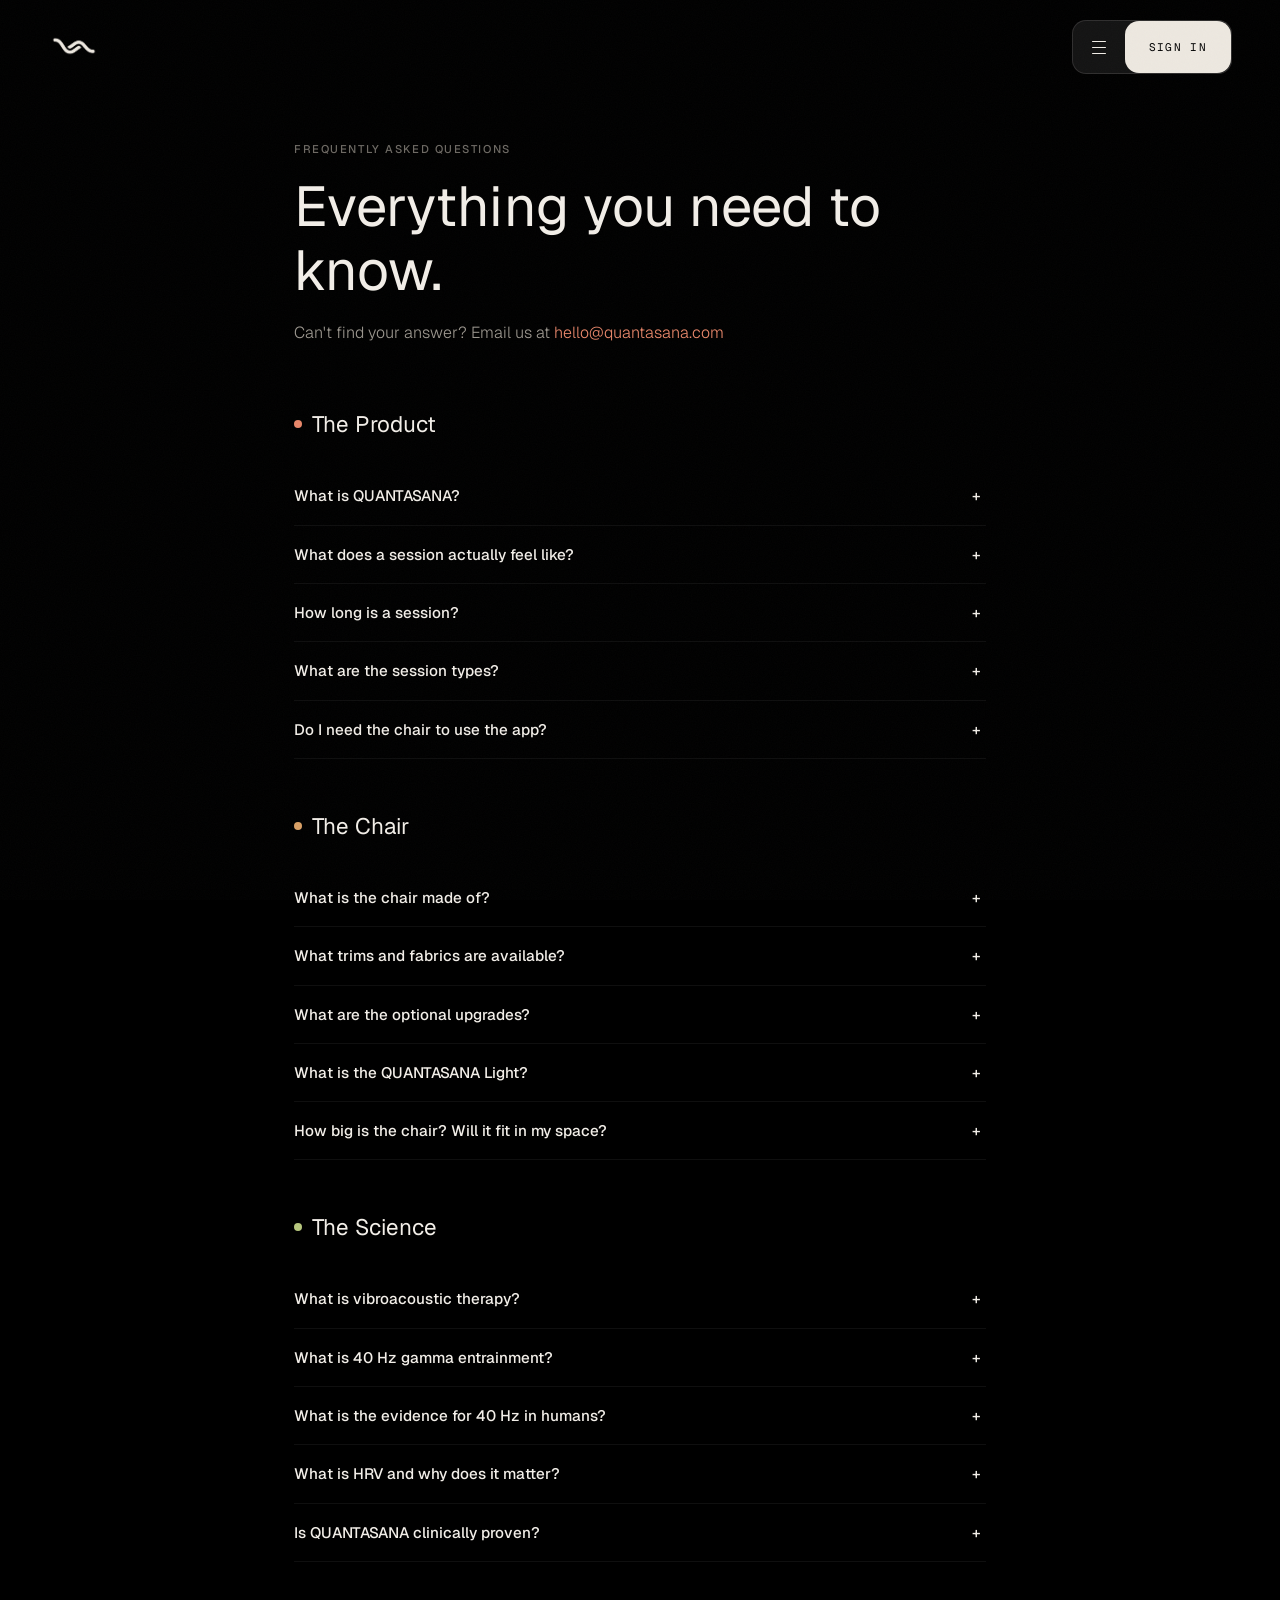
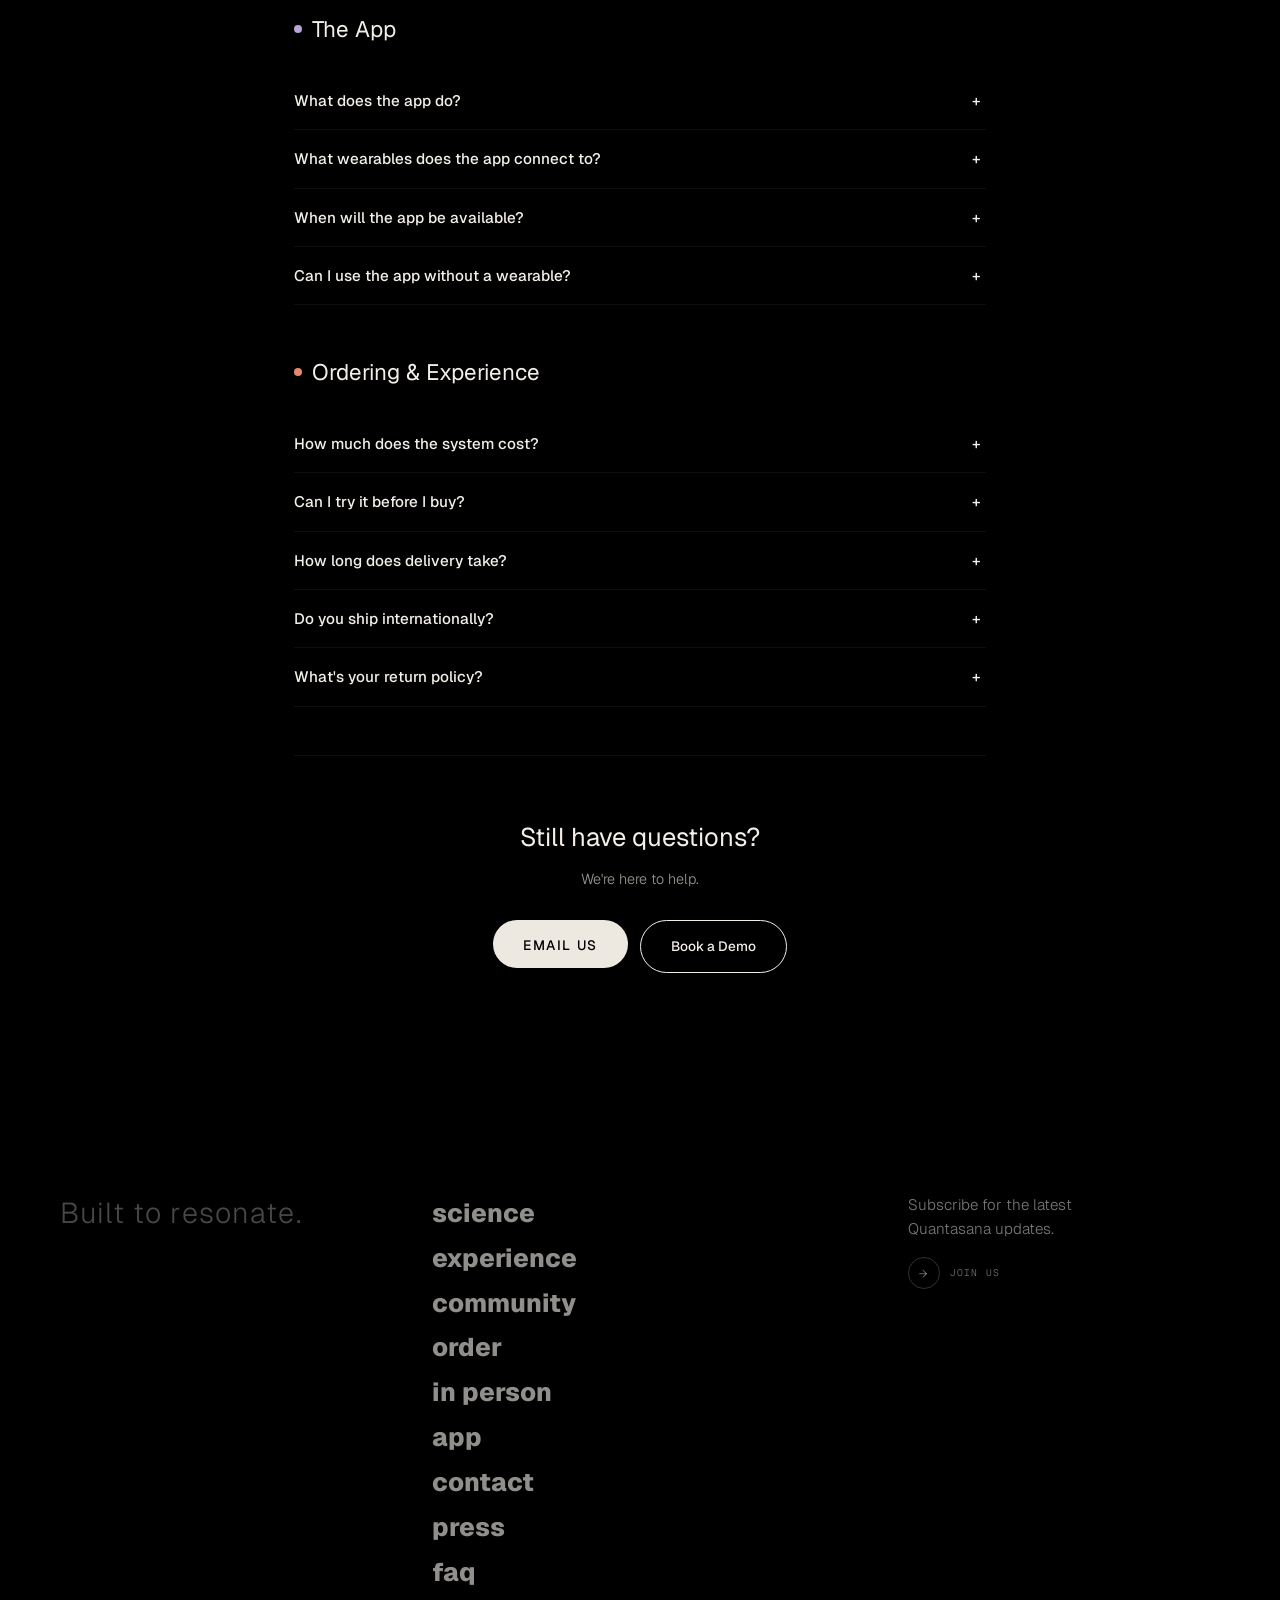
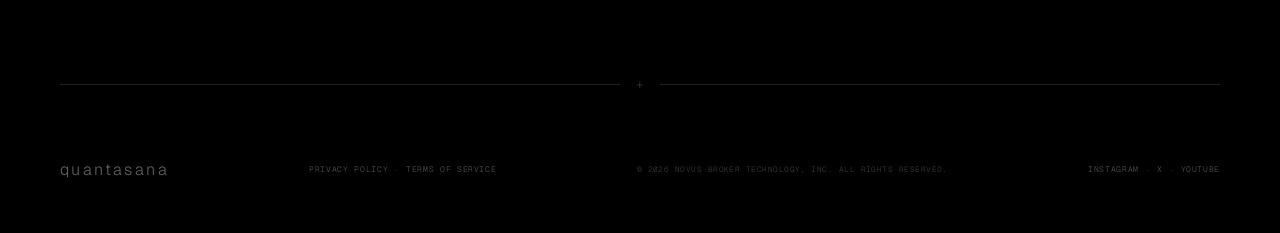
<file: faq.html>
<!DOCTYPE html>
<html lang="en">
<head>
  <meta charset="UTF-8">
  <meta name="viewport" content="width=device-width, initial-scale=1.0">
  <title>QUANTASANA — FAQ</title>
  <meta name="description" content="Frequently asked questions about the Quantasana wellness system, chair, app, and science.">
  <link rel="icon" type="image/svg+xml" href="favicon.svg">
  <link rel="preconnect" href="https://fonts.googleapis.com">
  <link rel="preconnect" href="https://fonts.gstatic.com" crossorigin>
  <link href="https://fonts.googleapis.com/css2?family=Geist:wght@300..700&family=Geist+Mono:wght@400;500&display=swap" rel="stylesheet">
  <link rel="stylesheet" href="styles.css?v=16">
  <link rel="stylesheet" href="orbit.css?v=2">
  <style>
    :root {
      --bg-deep: #000000;
      --bg-card: #0E0E0E;
      --bg-card-hover: #141414;
      --bg-elevated: #1A1A1A;
      --text-primary: #F2EEE8;
      --text-secondary: #9C978F;
      --text-muted: #6E6A64;
      --accent-teal: #E8876A;
      --accent-warm: #D9A066;
      --accent-green: #B7C77E;
      --accent-red: #E8876A;
      --accent-purple: #B9A3D9;
      --border: rgba(255,255,255,0.06);
      --ease: cubic-bezier(0.25, 1, 0.5, 1);
    }
    body {
      margin: 0;
      background: var(--bg-deep);
      color: var(--text-primary);
      font-family: 'Geist', sans-serif;
      -webkit-font-smoothing: antialiased;
      -moz-osx-font-smoothing: grayscale;
    }

    /* Noise overlay */
    .noise-overlay {
      position: fixed;
      inset: 0;
      z-index: 9999;
      pointer-events: none;
      opacity: 0.025;
    }

    /* Page container */
    .faq-page {
      max-width: 740px;
      margin: 0 auto;
      padding: 140px 24px 80px;
    }

    /* Hero */
    .faq-label {
      font-family: 'Geist', sans-serif;
      font-size: 0.7rem;
      font-weight: 500;
      text-transform: uppercase;
      letter-spacing: 0.14em;
      color: var(--text-muted);
      margin-bottom: 16px;
    }
    .faq-heading {
      font-family: 'Geist', sans-serif;
      font-size: clamp(2.2rem, 5vw, 3.5rem);
      font-weight: 400;
      color: var(--text-primary);
      line-height: 1.15;
      margin-bottom: 16px;
    }
    .faq-subtext {
      font-size: 1rem;
      font-weight: 300;
      color: var(--text-secondary);
      line-height: 1.6;
      margin-bottom: 60px;
    }
    .faq-subtext a {
      color: var(--accent-teal);
      text-decoration: none;
    }
    .faq-subtext a:hover { text-decoration: underline; }

    /* Category */
    .faq-category {
      margin-bottom: 3rem;
    }
    .faq-category:first-of-type { margin-top: 0; }
    .category-header {
      display: flex;
      align-items: center;
      gap: 10px;
      margin-bottom: 1.5rem;
    }
    .category-dot {
      width: 8px;
      height: 8px;
      border-radius: 50%;
      flex-shrink: 0;
    }
    .category-dot.teal { background: var(--accent-teal); }
    .category-dot.warm { background: var(--accent-warm); }
    .category-dot.green { background: var(--accent-green); }
    .category-dot.purple { background: var(--accent-purple); }
    .category-dot.red { background: var(--accent-red); }

    .category-title {
      font-family: 'Geist', sans-serif;
      font-size: 1.4rem;
      font-weight: 400;
      color: var(--text-primary);
    }

    /* Q&A item */
    .faq-item {
      border-bottom: 1px solid var(--border);
    }
    .faq-question {
      display: flex;
      justify-content: space-between;
      align-items: center;
      padding: 18px 0;
      cursor: pointer;
      gap: 16px;
    }
    .faq-question span {
      font-family: 'Geist', sans-serif;
      font-weight: 500;
      font-size: 0.95rem;
      color: var(--text-primary);
      line-height: 1.4;
    }
    .faq-icon {
      flex-shrink: 0;
      font-size: 1.2rem;
      color: var(--text-muted);
      transition: transform 0.3s var(--ease);
      width: 20px;
      text-align: center;
    }
    .faq-item.open .faq-icon {
      transform: rotate(45deg);
    }
    .faq-answer {
      max-height: 0;
      overflow: hidden;
      transition: max-height 0.4s var(--ease);
    }
    .faq-answer-inner {
      padding: 0 0 20px;
      font-family: 'Geist', sans-serif;
      font-weight: 400;
      font-size: 0.88rem;
      color: var(--text-secondary);
      line-height: 1.7;
    }

    /* CTA section */
    .faq-cta {
      text-align: center;
      padding: 60px 0 40px;
      border-top: 1px solid var(--border);
      margin-top: 40px;
    }
    .faq-cta h2 {
      font-family: 'Geist', sans-serif;
      font-size: 1.6rem;
      font-weight: 400;
      color: var(--text-primary);
      margin-bottom: 8px;
    }
    .faq-cta p {
      font-size: 0.9rem;
      color: var(--text-secondary);
      margin-bottom: 28px;
    }
    .faq-cta-btns {
      display: flex;
      justify-content: center;
      gap: 12px;
      flex-wrap: wrap;
    }
    .btn-primary {
      display: inline-block;
      padding: 14px 30px;
      background: var(--accent-teal);
      color: #000000;
      font-family: 'Geist', sans-serif;
      font-weight: 500;
      font-size: 0.85rem;
      text-decoration: none;
      border-radius: 60px;
      transition: transform 0.3s var(--ease), opacity 0.3s;
    }
    .btn-primary:hover { transform: translateY(-2px); opacity: 0.9; }
    .btn-ghost {
      display: inline-block;
      padding: 14px 30px;
      background: transparent;
      color: var(--text-primary);
      font-family: 'Geist', sans-serif;
      font-weight: 500;
      font-size: 0.85rem;
      text-decoration: none;
      border-radius: 60px;
      border: 1px solid var(--border);
      transition: border-color 0.3s, transform 0.3s var(--ease);
    }
    .btn-ghost:hover { border-color: var(--text-muted); transform: translateY(-2px); }

    /* Reveal animation */
    .reveal {
      opacity: 0;
      transform: translateY(30px);
      transition: opacity 0.8s var(--ease), transform 0.8s var(--ease);
    }
    .reveal.visible {
      opacity: 1;
      transform: translateY(0);
    }
  </style>
</head>
<body>

  <!-- Noise texture overlay -->
  <div class="noise-overlay">
    <svg width="100%" height="100%"><filter id="noise"><feTurbulence type="fractalNoise" baseFrequency="0.85" numOctaves="4" stitchTiles="stitch"/></filter><rect width="100%" height="100%" filter="url(#noise)"/></svg>
  </div>

  <!-- NAVIGATION -->
  <nav class="nav" id="nav">
    <div class="nav__inner">
      <a href="index.html" class="nav__logo" aria-label="QUANTASANA home">
        <img src="images/orbit/mark-bone.png" class="nav__logo-svg" alt="QUANTASANA" aria-hidden="true">
      </a>
      <div class="nav__right">
        <div class="nav__flyout" id="navFlyout" aria-hidden="true">
          <a href="about.html" class="nav__flyout-link" style="--i:0"><span>About</span></a>
          <a href="index.html#system" class="nav__flyout-link" style="--i:1"><span>Experience</span></a>
          <a href="index.html#community" class="nav__flyout-link" style="--i:2"><span>Community</span></a>
          <a href="in-person.html" class="nav__flyout-link" style="--i:3"><span>In Person</span></a>
          <a href="app.html" class="nav__flyout-link" style="--i:4"><span>Digital</span></a>
        </div>
        <div class="nav__pill" id="navPill">
          <div class="nav__actions">
            <button class="nav__hamburger" id="navHamburger" aria-label="Toggle menu" aria-expanded="false">
              <span class="nav__hamburger-line nav__hamburger-line--top"></span>
              <span class="nav__hamburger-line nav__hamburger-line--mid"></span>
              <span class="nav__hamburger-line nav__hamburger-line--bot"></span>
              <span class="nav__x-line nav__x-line--1"></span>
              <span class="nav__x-line nav__x-line--2"></span>
            </button>
            <a href="javascript:void(0)" class="nav__order-btn" onclick="openSignInModal('create')">Sign In</a>
          </div>
          <div class="nav__dropdown" id="navDropdown">
            <a href="about.html" class="nav__dropdown-link" style="--i:0">About</a>
            <a href="index.html#system" class="nav__dropdown-link" style="--i:1">Experience</a>
            <a href="index.html#community" class="nav__dropdown-link" style="--i:2">Community</a>
            <a href="in-person.html" class="nav__dropdown-link" style="--i:3">In Person</a>
            <a href="app.html" class="nav__dropdown-link" style="--i:4">Digital</a>
          </div>
        </div>
      </div>
    </div>
  </nav>

  <!-- PAGE CONTENT -->
  <div class="faq-page">

    <!-- Hero -->
    <div class="reveal">
      <p class="faq-label">Frequently Asked Questions</p>
      <h1 class="faq-heading">Everything you need to know.</h1>
      <p class="faq-subtext">Can't find your answer? Email us at <a href="mailto:hello@quantasana.com">hello@quantasana.com</a></p>
    </div>

    <!-- CATEGORY 1: THE PRODUCT -->
    <div class="faq-category reveal" data-category="product">
      <div class="category-header">
        <span class="category-dot teal"></span>
        <h2 class="category-title">The Product</h2>
      </div>

      <div class="faq-item">
        <div class="faq-question"><span>What is QUANTASANA?</span><span class="faq-icon">+</span></div>
        <div class="faq-answer"><div class="faq-answer-inner">QUANTASANA is a wellness system that combines four modalities — guided breathwork, precision sound frequencies, vibroacoustic vibration, and 40 Hz gamma light — into a single, sequenced protocol delivered through a handcrafted lounge chair and companion app. Every session follows a three-phase arc (Arrival → Immersion → Integration) calibrated to your nervous system's natural response curve.</div></div>
      </div>

      <div class="faq-item">
        <div class="faq-question"><span>What does a session actually feel like?</span><span class="faq-icon">+</span></div>
        <div class="faq-answer"><div class="faq-answer-inner">Imagine settling into a zero-gravity recline. Guided breathing slows your pace to ~6 breaths per minute. Sound frequencies wrap around you through spatial audio headphones while matched vibrations pulse through four independent zones in the chair beneath you. Overhead, warm light flickers at 40 Hz — fast enough that you perceive it as a gentle shimmer, not a strobe. Twenty minutes later, everything gradually fades and you re-emerge with a clarity that's hard to describe until you've felt it.</div></div>
      </div>

      <div class="faq-item">
        <div class="faq-question"><span>How long is a session?</span><span class="faq-icon">+</span></div>
        <div class="faq-answer"><div class="faq-answer-inner">Sessions come in three tiers: Reset (10 minutes), Session (20 minutes — the standard protocol), and Deep (30 minutes). The 20-minute session is the core product — it's long enough for the full three-phase arc but short enough for daily use.</div></div>
      </div>

      <div class="faq-item">
        <div class="faq-question"><span>What are the session types?</span><span class="faq-icon">+</span></div>
        <div class="faq-answer"><div class="faq-answer-inner">Five types, each using the same three-phase arc but with different modality emphasis: CALM (stress & anxiety relief, extended exhale breathing), FOCUS (cognitive clarity, 40 Hz gamma entrainment), RECOVER (physical recovery, therapeutic vibration sweeps), SLEEP (pre-sleep wind-down, delta-adjacent frequencies), and RENEW (emotional processing, variable intensity waves).</div></div>
      </div>

      <div class="faq-item">
        <div class="faq-question"><span>Do I need the chair to use the app?</span><span class="faq-icon">+</span></div>
        <div class="faq-answer"><div class="faq-answer-inner">The app works standalone for guided breathwork and sound-based sessions — no chair required. But the full QUANTASANA experience requires the chair for vibroacoustic vibration and the light canopy for 40 Hz visual entrainment. Think of the app as the conductor and the chair as the orchestra.</div></div>
      </div>
    </div>

    <!-- CATEGORY 2: THE CHAIR -->
    <div class="faq-category reveal" data-category="chair">
      <div class="category-header">
        <span class="category-dot warm"></span>
        <h2 class="category-title">The Chair</h2>
      </div>

      <div class="faq-item">
        <div class="faq-question"><span>What is the chair made of?</span><span class="faq-icon">+</span></div>
        <div class="faq-answer"><div class="faq-answer-inner">The Founders Edition features a walnut europly frame with angular geometry, handcrafted in small batches. The recline angle is set at 130° — the precise position where muscular tension releases and diaphragmatic breathing deepens naturally. Four independent vibration zones deliver targeted frequencies to different body regions.</div></div>
      </div>

      <div class="faq-item">
        <div class="faq-question"><span>What trims and fabrics are available?</span><span class="faq-icon">+</span></div>
        <div class="faq-answer"><div class="faq-answer-inner">The Founders Edition ($4,500) comes standard in Oatmeal Boucle. Upgrade options include Charcoal Boucle (+$200), Ivory Performance Leather (+$400), or Cognac Performance Leather (+$400). Two additional trims — the Signature ($6,500) and Studio ($5,500, commercial-grade) — are coming in 2027.</div></div>
      </div>

      <div class="faq-item">
        <div class="faq-question"><span>What are the optional upgrades?</span><span class="faq-icon">+</span></div>
        <div class="faq-answer"><div class="faq-answer-inner">Premium Transducer Pack (+$350) for higher-fidelity vibration across 20–300 Hz, Dual-Zone Amplifier (+$250) for independent upper/lower body control, Heated Cushion Zones (+$300) with three temperature settings, and Premium Walnut Finish (+$200) with hand-rubbed tung oil.</div></div>
      </div>

      <div class="faq-item">
        <div class="faq-question"><span>What is the QUANTASANA Light?</span><span class="faq-icon">+</span></div>
        <div class="faq-answer"><div class="faq-answer-inner">A frequency-synced overhead light canopy that delivers 40 Hz flickering warm white light (~150 lux at eye level) via closed-eye-safe LEDs. It dynamically matches the session's brainwave target in real time. Designed and built in-house. Coming soon — pricing TBD.</div></div>
      </div>

      <div class="faq-item">
        <div class="faq-question"><span>How big is the chair? Will it fit in my space?</span><span class="faq-icon">+</span></div>
        <div class="faq-answer"><div class="faq-answer-inner">The chair footprint is approximately 30" wide × 60" long × 42" tall at full recline. It's designed to be a permanent fixture in a dedicated room or corner — not something you fold up and store. Think of it like a massage chair or reading nook, not a piece of portable equipment.</div></div>
      </div>
    </div>

    <!-- CATEGORY 3: THE SCIENCE -->
    <div class="faq-category reveal" data-category="science">
      <div class="category-header">
        <span class="category-dot green"></span>
        <h2 class="category-title">The Science</h2>
      </div>

      <div class="faq-item">
        <div class="faq-question"><span>What is vibroacoustic therapy?</span><span class="faq-icon">+</span></div>
        <div class="faq-answer"><div class="faq-answer-inner">Vibroacoustic therapy (VAT) uses low-frequency sound vibrations between 30–120 Hz delivered directly to the body through transducers embedded in the chair. These vibrations activate mechanoreceptors called Pacinian corpuscles deep in your skin and joints, triggering parasympathetic nervous system shifts. The FDA classifies VAT devices as Class I therapeutic vibrators — exempt from premarket notification. The therapy was developed by Norwegian researcher Olav Skille in the 1980s and has been studied for pain management, Parkinson's, stress reduction, and muscle relaxation.</div></div>
      </div>

      <div class="faq-item">
        <div class="faq-question"><span>What is 40 Hz gamma entrainment?</span><span class="faq-icon">+</span></div>
        <div class="faq-answer"><div class="faq-answer-inner">When your brain receives sensory stimulation at precisely 40 Hz — through light, sound, or vibration — it synchronizes its own neural oscillations to that frequency. This is called "entrainment." MIT's Picower Institute has published extensively on this, showing that 40 Hz stimulation through light and sound activates neuroprotective responses, reduces Alzheimer's-related proteins, and preserves brain volume. Their research calls this GENUS (Gamma Entrainment Using Sensory Stimulation). A 2023 study extended this to tactile vibration, showing 40 Hz vibrotactile stimulation also reduces brain pathology in mouse models.</div></div>
      </div>

      <div class="faq-item">
        <div class="faq-question"><span>What is the evidence for 40 Hz in humans?</span><span class="faq-icon">+</span></div>
        <div class="faq-answer"><div class="faq-answer-inner">Cognito Therapeutics (co-founded by MIT's Li-Huei Tsai) ran a Phase 2 clinical trial (OVERTURE) with 76 Alzheimer's patients using 40 Hz audiovisual stimulation. Results showed a 76% reduction in cognitive decline and 69% reduction in brain volume loss over 6 months. Their Phase 3 trial (HOPE) enrolled 670 participants — the largest medical device trial focused solely on Alzheimer's. Their device received FDA Breakthrough Device Designation. It's important to note that human trials used audiovisual delivery — human clinical evidence for vibroacoustic 40 Hz specifically is still being established.</div></div>
      </div>

      <div class="faq-item">
        <div class="faq-question"><span>What is HRV and why does it matter?</span><span class="faq-icon">+</span></div>
        <div class="faq-answer"><div class="faq-answer-inner">Heart Rate Variability (HRV) measures the variation in time between heartbeats. Higher HRV indicates a healthier, more adaptable nervous system — your body can shift smoothly between activation and recovery. The specific metric we track is RMSSD, which directly reflects parasympathetic (vagal) tone. Research shows that slow-paced breathing at ~6 breaths per minute (resonance frequency) is the most efficient way to increase HRV, and that vibroacoustic therapy sessions measurably increase parasympathetic activity.</div></div>
      </div>

      <div class="faq-item">
        <div class="faq-question"><span>Is QUANTASANA clinically proven?</span><span class="faq-icon">+</span></div>
        <div class="faq-answer"><div class="faq-answer-inner">QUANTASANA is science-informed, not clinically proven. Our protocol design is informed by published research in HRV biofeedback, vibroacoustic therapy, and gamma brainwave entrainment — but we haven't run our own clinical trials on our specific device. We're transparent about this distinction. We don't say "treats" or "cures" anything. We say: the body's response to controlled breathing, low-frequency vibration, and sound frequency entrainment is well-documented, and we've sequenced those mechanisms into a protocol.</div></div>
      </div>
    </div>

    <!-- CATEGORY 4: THE APP -->
    <div class="faq-category reveal" data-category="app">
      <div class="category-header">
        <span class="category-dot purple"></span>
        <h2 class="category-title">The App</h2>
      </div>

      <div class="faq-item">
        <div class="faq-question"><span>What does the app do?</span><span class="faq-icon">+</span></div>
        <div class="faq-answer"><div class="faq-answer-inner">The app orchestrates every session — guiding your breath timing, adjusting sound frequencies, and (when connected to the chair) calibrating vibration intensity across all four body zones. It also tracks your sessions, monitors your HRV response before and after, shows your 96-hour recovery arc, and builds personalized insights over time (best session time, optimal session type, vagal tone trends).</div></div>
      </div>

      <div class="faq-item">
        <div class="faq-question"><span>What wearables does the app connect to?</span><span class="faq-icon">+</span></div>
        <div class="faq-answer"><div class="faq-answer-inner">We integrate with Oura Ring (recommended for overnight HRV tracking), Polar H10 chest strap (recommended for real-time session-level HRV), Apple Watch, WHOOP, and Garmin devices. The app uses the Terra API to normalize data across all platforms.</div></div>
      </div>

      <div class="faq-item">
        <div class="faq-question"><span>When will the app be available?</span><span class="faq-icon">+</span></div>
        <div class="faq-answer"><div class="faq-answer-inner">The app is currently in development. Join the waitlist at quantasana.com/app.html for early access. Founders Edition chair purchasers will receive priority app access.</div></div>
      </div>

      <div class="faq-item">
        <div class="faq-question"><span>Can I use the app without a wearable?</span><span class="faq-icon">+</span></div>
        <div class="faq-answer"><div class="faq-answer-inner">Yes — the breathwork and sound sessions work without any wearable. But to track your HRV response and see how your nervous system is changing over time, you'll need a compatible device. We recommend the Oura Ring Gen 4 for the best balance of accuracy and daily wearability.</div></div>
      </div>
    </div>

    <!-- CATEGORY 5: ORDERING & EXPERIENCE -->
    <div class="faq-category reveal" data-category="ordering">
      <div class="category-header">
        <span class="category-dot red"></span>
        <h2 class="category-title">Ordering &amp; Experience</h2>
      </div>

      <div class="faq-item">
        <div class="faq-question"><span>How much does the system cost?</span><span class="faq-icon">+</span></div>
        <div class="faq-answer"><div class="faq-answer-inner">The Founders Edition starts at $4,500 with a $500 non-refundable reservation deposit. Fabric upgrades range from +$200 to +$400. Hardware upgrades (transducers, amplifier, heating, finish) range from +$200 to +$350 each.</div></div>
      </div>

      <div class="faq-item">
        <div class="faq-question"><span>Can I try it before I buy?</span><span class="faq-icon">+</span></div>
        <div class="faq-answer"><div class="faq-answer-inner">Yes. Book a 30-minute demo session at our Plano, TX location for $50. That $50 is applied as credit toward a system order. During your visit, you can also add deep tissue massage (+$75), hot tub soak (+$50), facial treatment (+$95), or guided breathwork (+$40).</div></div>
      </div>

      <div class="faq-item">
        <div class="faq-question"><span>How long does delivery take?</span><span class="faq-icon">+</span></div>
        <div class="faq-answer"><div class="faq-answer-inner">We're building in small batches. Reservation holders receive build updates and shipping estimates via email. Current estimated lead time is communicated at the time of reservation.</div></div>
      </div>

      <div class="faq-item">
        <div class="faq-question"><span>Do you ship internationally?</span><span class="faq-icon">+</span></div>
        <div class="faq-answer"><div class="faq-answer-inner">Not yet. Currently shipping within the continental United States only. International availability is planned for 2027.</div></div>
      </div>

      <div class="faq-item">
        <div class="faq-question"><span>What's your return policy?</span><span class="faq-icon">+</span></div>
        <div class="faq-answer"><div class="faq-answer-inner">Due to the handcrafted nature of each chair, we do not accept returns. The $500 reservation deposit is non-refundable. We strongly encourage booking an in-person demo before ordering.</div></div>
      </div>
    </div>

    <!-- CTA -->
    <div class="faq-cta reveal">
      <h2>Still have questions?</h2>
      <p>We're here to help.</p>
      <div class="faq-cta-btns">
        <a href="mailto:hello@quantasana.com" class="btn-primary">Email Us</a>
        <a href="in-person.html" class="btn-ghost">Book a Demo</a>
      </div>
    </div>

  </div>

  <!-- FOOTER -->
  <div class="footer-wrapper">
    <footer id="footer" class="site-footer">
      <div class="footer-content">
        <div class="footer-top">
          <div class="footer-tagline">
            <p class="footer-tagline-text">Built to resonate.</p>
          </div>
          <nav class="footer-nav">
            <a href="index.html#science" class="footer-link">science</a>
            <a href="index.html#system" class="footer-link">experience</a>
            <a href="index.html#community" class="footer-link">community</a>
            <a href="order.html" class="footer-link">order</a>
            <a href="in-person.html" class="footer-link">in person</a>
            <a href="app.html" class="footer-link">app</a>
            <a href="contact.html" class="footer-link">contact</a>
            <a href="press.html" class="footer-link">press</a>
            <a href="faq.html" class="footer-link">faq</a>
          </nav>
          <div class="footer-subscribe">
            <p class="footer-subscribe-text">Subscribe for the latest<br>Quantasana updates.</p>
            <a href="index.html#community" class="footer-join">
              <span class="footer-join-arrow">→</span>
              JOIN US
            </a>
          </div>
        </div>
        <div class="footer-divider"><span>+</span></div>
        <div class="footer-bottom">
          <div class="footer-logo">quantasana</div>
          <div class="footer-legal">
            <a href="privacy.html" class="footer-legal-link">PRIVACY POLICY</a>
            <span class="footer-legal-dot">·</span>
            <a href="terms.html" class="footer-legal-link">TERMS OF SERVICE</a>
          </div>
          <div class="footer-copyright">© 2026 NOVUS BROKER TECHNOLOGY, INC. ALL RIGHTS RESERVED.</div>
          <div class="footer-socials">
            <a href="https://instagram.com/quantasana" class="footer-social-link" target="_blank">INSTAGRAM</a>
            <span class="footer-legal-dot">·</span>
            <a href="https://x.com/quantasana" class="footer-social-link" target="_blank">X</a>
            <span class="footer-legal-dot">·</span>
            <a href="https://youtube.com/@quantasana" class="footer-social-link" target="_blank">YOUTUBE</a>
          </div>
        </div>
      </div>
    </footer>
  </div>

  <script src="main.js?v=16"></script>
  <script>
  (function() {
    // Scroll reveal
    var reveals = document.querySelectorAll('.reveal');
    if (reveals.length) {
      var observer = new IntersectionObserver(function(entries) {
        entries.forEach(function(entry) {
          if (entry.isIntersecting) {
            entry.target.classList.add('visible');
            observer.unobserve(entry.target);
          }
        });
      }, { threshold: 0.1 });
      reveals.forEach(function(el) { observer.observe(el); });
    }

    // FAQ accordion — one open per category
    document.querySelectorAll('.faq-question').forEach(function(btn) {
      btn.addEventListener('click', function() {
        var item = btn.closest('.faq-item');
        var category = btn.closest('.faq-category');
        var answer = item.querySelector('.faq-answer');
        var inner = item.querySelector('.faq-answer-inner');
        var isOpen = item.classList.contains('open');

        // Close all in this category
        category.querySelectorAll('.faq-item.open').forEach(function(openItem) {
          openItem.classList.remove('open');
          openItem.querySelector('.faq-answer').style.maxHeight = '0';
        });

        // Open clicked if it was closed
        if (!isOpen) {
          item.classList.add('open');
          answer.style.maxHeight = inner.scrollHeight + 20 + 'px';
        }
      });
    });
  })();
  </script>

</body>
</html>
</file>
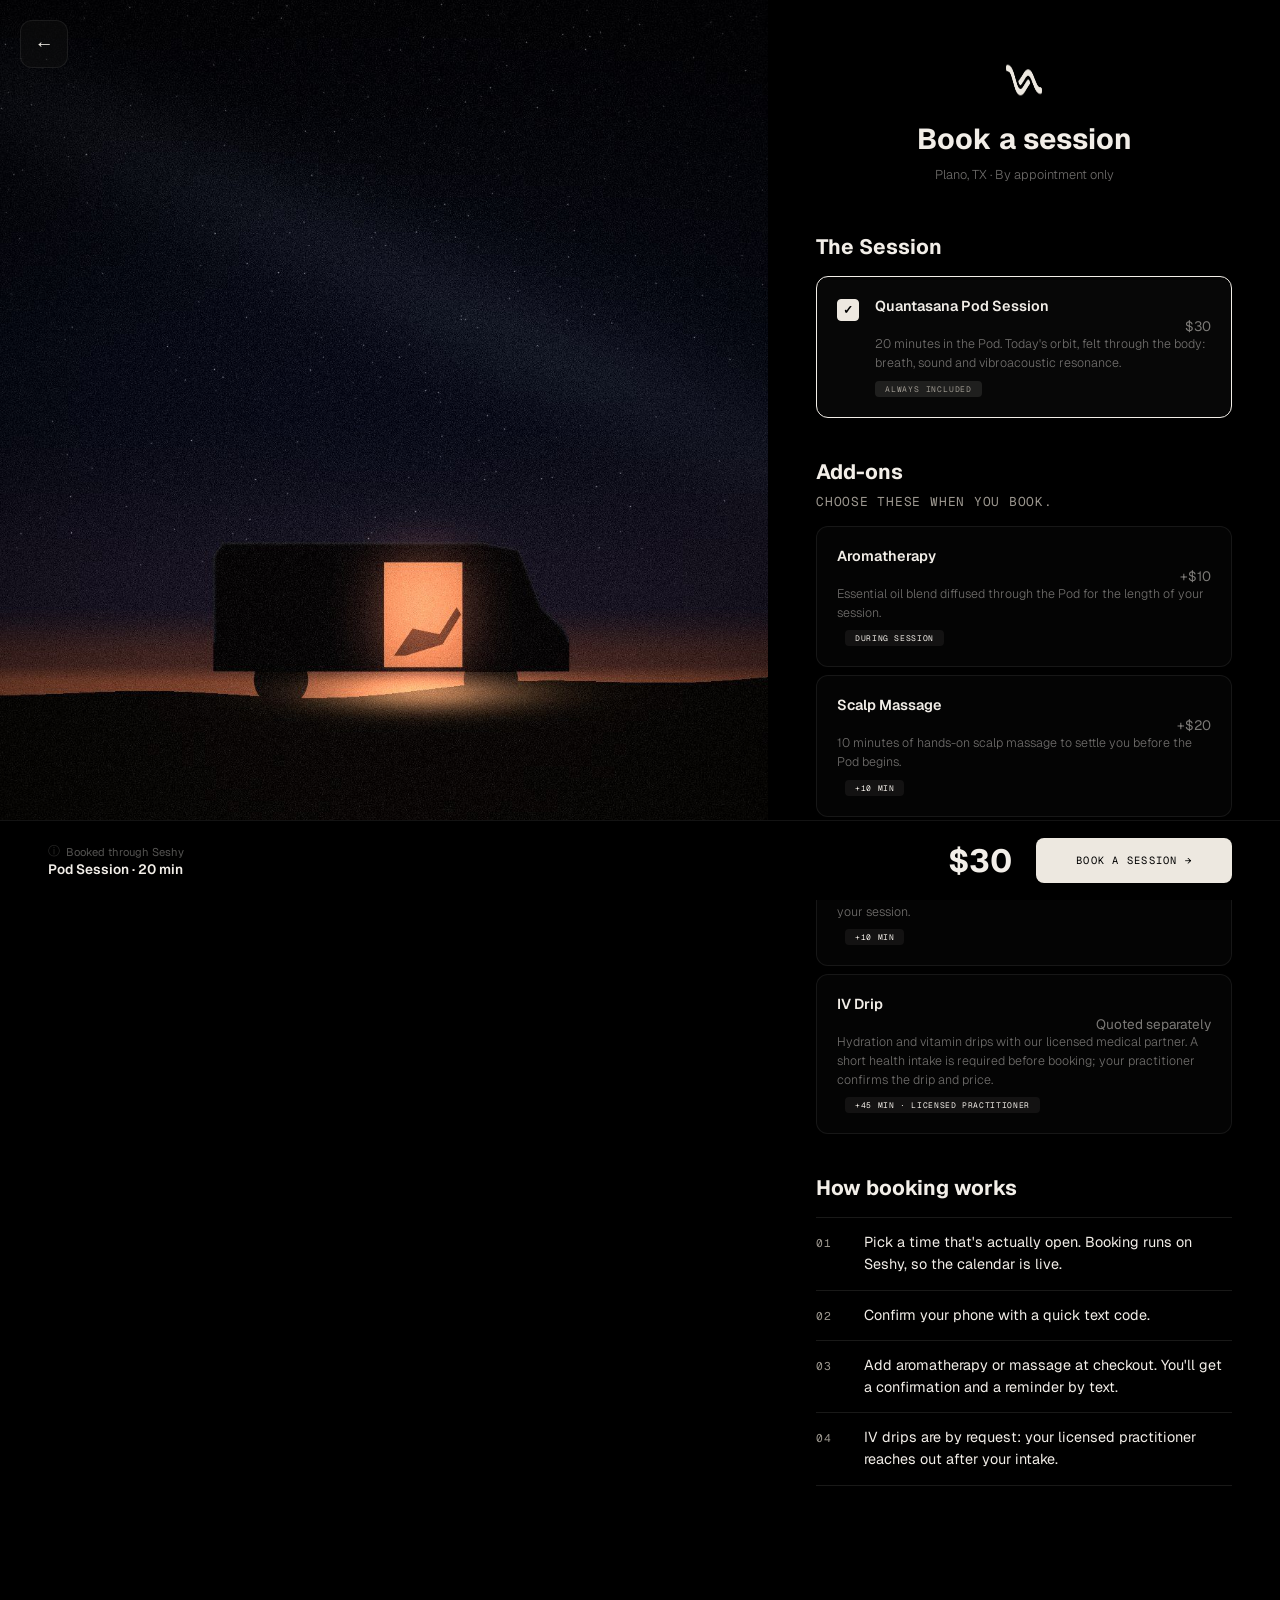
<file: in-person.html>
<!DOCTYPE html>
<html lang="en">
<head>
  <meta charset="UTF-8">
  <meta name="viewport" content="width=device-width, initial-scale=1.0">
  <title>In Person — Quantasana</title>
  <meta name="description" content="Book a 20-minute Quantasana Pod session: breath, sound and vibroacoustic resonance, with optional aromatherapy, massage and IV drips.">
  <link rel="icon" type="image/svg+xml" href="favicon.svg">
  <link rel="preconnect" href="https://fonts.googleapis.com">
  <link rel="preconnect" href="https://fonts.gstatic.com" crossorigin>
  <link href="https://fonts.googleapis.com/css2?family=Geist:wght@300..700&family=Geist+Mono:wght@400;500&display=swap" rel="stylesheet">
  <link rel="stylesheet" href="orbit.css?v=2">
  <style>
    *, *::before, *::after { margin: 0; padding: 0; box-sizing: border-box; }

    /* ── Back nav ── */
    .order-nav {
      position: fixed;
      top: 20px;
      left: 20px;
      z-index: 200;
    }
    .order-back {
      display: flex;
      align-items: center;
      justify-content: center;
      width: 48px;
      height: 48px;
      background: rgba(14, 14, 14, 0.6);
      border: 1px solid rgba(242, 238, 232, 0.08);
      border-radius: 12px;
      text-decoration: none;
      font-size: 1.2rem;
      color: #F2EEE8;
      transition: background 0.3s;
    }
    .order-back:hover {
      background: rgba(14, 14, 14, 0.9);
    }

    /* ── Page layout ── */
    .order-page {
      background: #000000;
      min-height: 100vh;
      padding-bottom: 80px;
    }
    .order-layout {
      display: flex;
      min-height: calc(100vh - 80px);
    }

    /* ── Left: Image ── */
    .order-images {
      width: 60%;
      position: sticky;
      top: 0;
      height: 100vh;
      overflow: hidden;
      background: #141414;
    }
    .order-carousel {
      position: relative;
      width: 100%;
      height: 100%;
    }
    .carousel-slides {
      width: 100%;
      height: 100%;
      position: relative;
    }
    .carousel-slide {
      position: absolute;
      top: 0;
      left: 0;
      width: 100%;
      height: 100%;
      object-fit: cover;
      opacity: 0;
      transition: opacity 0.5s ease;
    }
    .carousel-slide.active {
      opacity: 1;
    }

    /* ── Right: Configurator ── */
    .order-config {
      width: 40%;
      padding: 60px 48px 120px;
      overflow-y: auto;
      background: #000000;
    }
    .order-header {
      text-align: center;
      margin-bottom: 48px;
    }
    .order-logo {
      width: 40px;
      height: 40px;
      border-radius: 10px;
      margin-bottom: 16px;
    }
    .order-title {
      font-family: 'Geist', sans-serif;
      font-weight: 700;
      font-size: 1.8rem;
      color: #F2EEE8;
      margin-bottom: 8px;
    }
    .order-subtitle {
      font-family: 'Geist', sans-serif;
      font-weight: 300;
      font-size: 0.8rem;
      line-height: 1.6;
      color: rgba(242, 238, 232, 0.45);
    }

    /* ── Config sections ── */
    .config-section {
      margin-bottom: 40px;
    }
    .config-heading {
      font-family: 'Geist', sans-serif;
      font-weight: 700;
      font-size: 1.3rem;
      color: #F2EEE8;
      margin-bottom: 16px;
    }

    /* ── Option cards ── */
    .config-option {
      display: flex;
      gap: 16px;
      align-items: flex-start;
      padding: 20px;
      border: 1px solid rgba(242, 238, 232, 0.08);
      border-radius: 12px;
      margin-bottom: 8px;
      cursor: pointer;
      transition: all 0.2s ease;
      position: relative;
      background: rgba(14, 14, 14, 0.3);
    }
    .config-option:hover:not(.disabled):not(.base-experience) {
      background: rgba(14, 14, 14, 0.5);
      border-color: rgba(242, 238, 232, 0.15);
    }
    .config-option.selected {
      border-color: #F2EEE8;
      background: rgba(14, 14, 14, 0.5);
    }
    .config-option input { display: none; }

    /* ── Base experience (non-clickable) ── */
    .base-experience {
      cursor: default;
      border-color: #9C978F;
      background: rgba(14, 14, 14, 0.5);
    }
    .base-experience .option-check {
      background: #655F57;
      border-color: #9C978F;
    }
    .base-experience .option-check::after {
      content: '✓';
      color: #F2EEE8;
      font-size: 12px;
      font-weight: 700;
    }
    .included-badge {
      background: rgba(242, 238, 232, 0.1) !important;
      color: #9C978F !important;
    }

    /* ── Custom check ── */
    .option-check {
      width: 22px;
      height: 22px;
      min-width: 22px;
      border: 1.5px solid rgba(242, 238, 232, 0.2);
      border-radius: 4px;
      margin-top: 2px;
      display: flex;
      align-items: center;
      justify-content: center;
      transition: all 0.2s;
    }
    .config-option.selected .option-check {
      background: #EDE8E0;
      border-color: #EDE8E0;
    }
    .config-option.selected .option-check::after {
      content: '✓';
      color: #000000;
      font-size: 12px;
      font-weight: 700;
    }
    .option-info { flex: 1; }
    .option-name {
      font-family: 'Geist', sans-serif;
      font-weight: 600;
      font-size: 0.9rem;
      color: #F2EEE8;
      display: block;
      margin-bottom: 2px;
    }
    .option-price {
      font-family: 'Geist', sans-serif;
      font-weight: 400;
      font-size: 0.85rem;
      color: rgba(242, 238, 232, 0.5);
      float: right;
    }
    .option-desc {
      font-family: 'Geist', sans-serif;
      font-weight: 300;
      font-size: 0.78rem;
      line-height: 1.5;
      color: rgba(242, 238, 232, 0.45);
      margin-top: 8px;
      clear: both;
    }
    .option-badge {
      display: inline-block;
      font-family: 'Geist Mono', monospace;
      font-size: 0.5rem;
      letter-spacing: 0.1em;
      text-transform: uppercase;
      background: rgba(242, 238, 232, 0.06);
      color: rgba(242, 238, 232, 0.4);
      padding: 3px 10px;
      border-radius: 4px;
      margin-top: 8px;
    }

    /* ── Duration badge ── */
    .option-duration-badge {
      display: inline-block;
      font-family: 'Geist Mono', monospace;
      font-size: 0.5rem;
      letter-spacing: 0.08em;
      text-transform: uppercase;
      background: rgba(242, 238, 232, 0.06);
      color: #F2EEE8;
      padding: 3px 10px;
      border-radius: 4px;
      margin-top: 8px;
      margin-left: 8px;
    }

    /* ── Config sub-label ── */
    .config-sub {
      font-family: 'Geist Mono', monospace;
      font-size: 0.65rem;
      letter-spacing: 0.06em;
      color: #F2EEE8;
      text-transform: uppercase;
      margin-bottom: 16px;
    }

    /* ============================================
       INLINE CALENDAR
       ============================================ */
    .booking-calendar {
      background: rgba(14, 14, 14, 0.35);
      border: 1px solid rgba(242, 238, 232, 0.06);
      border-radius: 16px;
      padding: 24px;
    }
    .calendar-header {
      display: flex;
      justify-content: space-between;
      align-items: center;
      margin-bottom: 20px;
    }
    .calendar-month {
      font-family: 'Geist', sans-serif;
      font-weight: 600;
      font-size: 1rem;
      color: #F2EEE8;
    }
    .calendar-nav {
      width: 36px;
      height: 36px;
      border: 1px solid rgba(242, 238, 232, 0.1);
      border-radius: 8px;
      background: transparent;
      font-size: 1rem;
      color: #F2EEE8;
      cursor: pointer;
      display: flex;
      align-items: center;
      justify-content: center;
      transition: background 0.2s;
    }
    .calendar-nav:hover {
      background: rgba(242, 238, 232, 0.04);
    }
    .calendar-weekdays {
      display: grid;
      grid-template-columns: repeat(7, 1fr);
      gap: 4px;
      margin-bottom: 8px;
    }
    .calendar-weekdays span {
      text-align: center;
      font-family: 'Geist Mono', monospace;
      font-size: 0.55rem;
      letter-spacing: 0.06em;
      text-transform: uppercase;
      color: rgba(242, 238, 232, 0.3);
      padding: 8px 0;
    }
    .calendar-grid {
      display: grid;
      grid-template-columns: repeat(7, 1fr);
      gap: 4px;
    }
    .cal-day {
      aspect-ratio: 1;
      display: flex;
      align-items: center;
      justify-content: center;
      font-family: 'Geist', sans-serif;
      font-size: 0.85rem;
      color: #F2EEE8;
      border-radius: 8px;
      cursor: pointer;
      transition: all 0.2s;
      border: none;
      background: transparent;
      padding: 0;
    }
    .cal-day:hover:not(.cal-disabled):not(.cal-empty) {
      background: rgba(242, 238, 232, 0.06);
    }
    .cal-day.cal-selected {
      background: #EDE8E0;
      color: #000000;
      font-weight: 600;
    }
    .cal-day.cal-today {
      font-weight: 600;
      border: 1px solid rgba(242, 238, 232, 0.15);
    }
    .cal-day.cal-disabled {
      color: rgba(242, 238, 232, 0.15);
      cursor: not-allowed;
    }
    .cal-day.cal-empty {
      cursor: default;
    }

    /* ── Time grid ── */
    .time-grid {
      display: grid;
      grid-template-columns: repeat(4, 1fr);
      gap: 8px;
    }
    .time-slot {
      padding: 12px 8px;
      text-align: center;
      font-family: 'Geist Mono', monospace;
      font-size: 0.65rem;
      letter-spacing: 0.04em;
      color: #F2EEE8;
      background: rgba(14, 14, 14, 0.3);
      border: 1px solid rgba(242, 238, 232, 0.08);
      border-radius: 6px;
      cursor: pointer;
      transition: all 0.2s ease;
    }
    .time-slot:hover {
      background: rgba(14, 14, 14, 0.5);
      border-color: rgba(242, 238, 232, 0.15);
    }
    .time-slot.selected {
      background: #EDE8E0;
      border-color: #EDE8E0;
      color: #000000;
      font-weight: 500;
    }

    /* ── Form fields ── */
    .checkout-fields {
      display: flex;
      flex-direction: column;
      gap: 12px;
    }
    .checkout-row {
      display: flex;
      gap: 12px;
    }
    .checkout-row .checkout-input { flex: 1; }
    .checkout-input {
      padding: 16px;
      font-family: 'Geist', sans-serif;
      font-size: 0.9rem;
      border: 1px solid rgba(242, 238, 232, 0.1);
      border-radius: 12px;
      background: rgba(14, 14, 14, 0.5);
      color: #F2EEE8;
      outline: none;
      transition: border-color 0.3s;
      box-sizing: border-box;
      width: 100%;
    }
    .checkout-input:focus { border-color: rgba(242, 238, 232, 0.25); }
    .checkout-input::placeholder { color: rgba(242, 238, 232, 0.3); }
    .booking-textarea {
      padding: 16px;
      font-family: 'Geist', sans-serif;
      font-size: 0.9rem;
      border: 1px solid rgba(242, 238, 232, 0.1);
      border-radius: 12px;
      background: rgba(14, 14, 14, 0.5);
      color: #F2EEE8;
      outline: none;
      transition: border-color 0.3s;
      box-sizing: border-box;
      width: 100%;
      resize: vertical;
    }
    .booking-textarea:focus { border-color: rgba(242, 238, 232, 0.25); }
    .booking-textarea::placeholder { color: rgba(242, 238, 232, 0.3); }

    /* ── Sticky footer bar ── */
    .order-footer-bar {
      position: fixed;
      bottom: 0;
      left: 0;
      right: 0;
      height: 80px;
      background: #000000;
      border-top: 1px solid rgba(242, 238, 232, 0.08);
      display: flex;
      align-items: center;
      padding: 0 48px;
      gap: 24px;
      z-index: 100;
    }
    .order-footer-info { flex: 1; }
    .order-footer-label {
      font-family: 'Geist', sans-serif;
      font-size: 0.7rem;
      color: rgba(242, 238, 232, 0.35);
      display: flex;
      align-items: center;
      gap: 6px;
    }
    .footer-info-icon { font-size: 0.75rem; opacity: 0.5; }
    .order-footer-due {
      font-family: 'Geist', sans-serif;
      font-weight: 600;
      font-size: 0.85rem;
      color: #F2EEE8;
    }
    .order-footer-price {
      font-family: 'Geist', sans-serif;
      font-weight: 700;
      font-size: 2rem;
      color: #F2EEE8;
    }
    .order-footer-btn {
      padding: 16px 40px;
      background: #655F57;
      border: none;
      border-radius: 8px;
      font-family: 'Geist Mono', monospace;
      font-size: 0.65rem;
      letter-spacing: 0.12em;
      text-transform: uppercase;
      color: #F2EEE8;
      cursor: pointer;
      transition: background 0.3s;
      white-space: nowrap;
    }
    .order-footer-btn:hover:not(:disabled) { background: #655F57; }
    .order-footer-btn:disabled { opacity: 0.4; cursor: not-allowed; }

    /* ── Mobile ── */
    @media (max-width: 768px) {
      .order-layout {
        flex-direction: column;
      }
      .order-images {
        width: 100%;
        height: 50vh;
        position: relative;
      }
      .order-config {
        width: 100%;
        padding: 40px 24px 120px;
      }
      .order-footer-bar {
        padding: 0 20px;
        gap: 12px;
      }
      .order-footer-price { font-size: 1.5rem; }
      .order-footer-btn {
        padding: 14px 24px;
        font-size: 0.58rem;
      }
      .option-price {
        float: none;
        display: block;
        margin-top: 4px;
      }
      .time-grid {
        grid-template-columns: repeat(3, 1fr);
      }
      .calendar-grid { gap: 2px; }
      .cal-day { font-size: 0.78rem; }
      .checkout-row {
        flex-direction: column;
        gap: 12px;
      }
    }
  
    /* Add-ons are a menu here; they're chosen at checkout in Seshy */
    .config-option.menu-only { cursor: default; grid-template-columns: 1fr; }
    .config-option.menu-only:hover { border-color: rgba(242, 238, 232, 0.08); background: rgba(14, 14, 14, 0.3); }
    .config-sub { margin: -8px 0 16px; font-size: 0.8rem; color: #9C978F; }
    .how-steps { list-style: none; margin: 0; padding: 0; display: flex; flex-direction: column; }
    .how-steps li { font-family: 'Geist', sans-serif; display: grid; grid-template-columns: 36px 1fr; gap: 12px; padding: 14px 0; border-top: 1px solid rgba(242, 238, 232, 0.1); font-size: 0.9rem; line-height: 1.5; color: #F2EEE8; }
    .how-steps li:last-child { border-bottom: 1px solid rgba(242, 238, 232, 0.1); }
    .how-steps span { font-family: 'Geist Mono', monospace; font-size: 0.7rem; letter-spacing: 0.08em; color: #9C978F; padding-top: 3px; }
    a.order-footer-btn { display: inline-flex; align-items: center; justify-content: center; text-decoration: none; }
  </style>
</head>
<body>

  <!-- Back button -->
  <nav class="order-nav">
    <a href="index.html" class="order-back">
      <span class="back-arrow">←</span>
    </a>
  </nav>

  <div class="order-page">
    <div class="order-layout">

      <!-- LEFT: Image -->
      <div class="order-images">
        <div class="order-carousel">
          <div class="carousel-slides">
            <img src="images/orbit/pod-van.jpg" class="carousel-slide active" alt="The Pod, parked at night">
          </div>
        </div>
      </div>

      <!-- RIGHT: Booking configurator -->
      <div class="order-config">

        <!-- Header -->
        <div class="order-header">
          <img src="images/orbit/mark-bone.png" class="order-logo" alt="Quantasana">
          <h1 class="order-title">Book a session</h1>
          <p class="order-subtitle">Plano, TX · By appointment only</p>
        </div>

        <!-- SECTION 1: THE SESSION (always included) -->
        <div class="config-section">
          <h2 class="config-heading">The Session</h2>

          <div class="config-option selected base-experience" data-price="30">
            <div class="option-check"></div>
            <div class="option-info">
              <span class="option-name">Quantasana Pod Session</span>
              <span class="option-price">$30</span>
              <p class="option-desc">20 minutes in the Pod. Today's orbit, felt through the body: breath, sound and vibroacoustic resonance.</p>
              <span class="option-badge included-badge">ALWAYS INCLUDED</span>
            </div>
          </div>
        </div>

        <!-- SECTION 2: ADD-ONS -->
        <div class="config-section">
          <h2 class="config-heading">Add-ons</h2>
          <p class="config-sub">Choose these when you book.</p>

          <div class="config-option menu-only" data-add="10" data-duration="0" data-name="Aromatherapy">
            <div class="option-info">
              <span class="option-name">Aromatherapy</span>
              <span class="option-price">+$10</span>
              <p class="option-desc">Essential oil blend diffused through the Pod for the length of your session.</p>
              <span class="option-duration-badge">During session</span>
            </div>
          </div>

          <div class="config-option menu-only" data-add="20" data-duration="10" data-name="Scalp Massage">
            <div class="option-info">
              <span class="option-name">Scalp Massage</span>
              <span class="option-price">+$20</span>
              <p class="option-desc">10 minutes of hands-on scalp massage to settle you before the Pod begins.</p>
              <span class="option-duration-badge">+10 min</span>
            </div>
          </div>

          <div class="config-option menu-only" data-add="20" data-duration="10" data-name="Foot Massage">
            <div class="option-info">
              <span class="option-name">Foot Massage</span>
              <span class="option-price">+$20</span>
              <p class="option-desc">10 minutes of foot massage to bring you back down to earth after your session.</p>
              <span class="option-duration-badge">+10 min</span>
            </div>
          </div>

          <div class="config-option menu-only" data-add="0" data-duration="45" data-name="IV Drip (consult)">
            <div class="option-info">
              <span class="option-name">IV Drip</span>
              <span class="option-price">Quoted separately</span>
              <p class="option-desc">Hydration and vitamin drips with our licensed medical partner. A short health intake is required before booking; your practitioner confirms the drip and price.</p>
              <span class="option-duration-badge">+45 min · licensed practitioner</span>
            </div>
          </div>

        </div>

        <!-- SECTION 3: HOW BOOKING WORKS (handled by Seshy) -->
        <div class="config-section">
          <h2 class="config-heading">How booking works</h2>
          <ol class="how-steps">
            <li><span>01</span>Pick a time that's actually open. Booking runs on Seshy, so the calendar is live.</li>
            <li><span>02</span>Confirm your phone with a quick text code.</li>
            <li><span>03</span>Add aromatherapy or massage at checkout. You'll get a confirmation and a reminder by text.</li>
            <li><span>04</span>IV drips are by request: your licensed practitioner reaches out after your intake.</li>
          </ol>
        </div>

      </div><!-- end order-config -->
    </div><!-- end order-layout -->

    <!-- STICKY FOOTER BAR -->
    <div class="order-footer-bar">
      <div class="order-footer-info">
        <div class="order-footer-label">
          <span class="footer-info-icon">ⓘ</span>
          <span>Booked through Seshy</span>
        </div>
        <div class="order-footer-due">Pod Session · 20 min</div>
      </div>
      <div class="order-footer-price">$30</div>
      <a class="order-footer-btn" id="ip-book-btn" href="https://seshy.pro/novusbro">BOOK A SESSION →</a>
    </div>

  </div>

  <script>
  /* Booking lives in Seshy (seshy.pro/novusbro): live availability, text verification,
     payment and reminders. Once the Pod Session exists in Seshy, paste its service id
     below and the button opens it already selected. */
  (function() {
    var SESHY_URL = 'https://seshy.pro/novusbro';
    var POD_SERVICE_ID = ''; // e.g. '3f2c…' from the Pod Session's share link in Seshy
    var btn = document.getElementById('ip-book-btn');
    if (btn) btn.href = POD_SERVICE_ID ? SESHY_URL + '?service=' + encodeURIComponent(POD_SERVICE_ID) : SESHY_URL;
  })();
  </script>
</body>
</html>
</file>
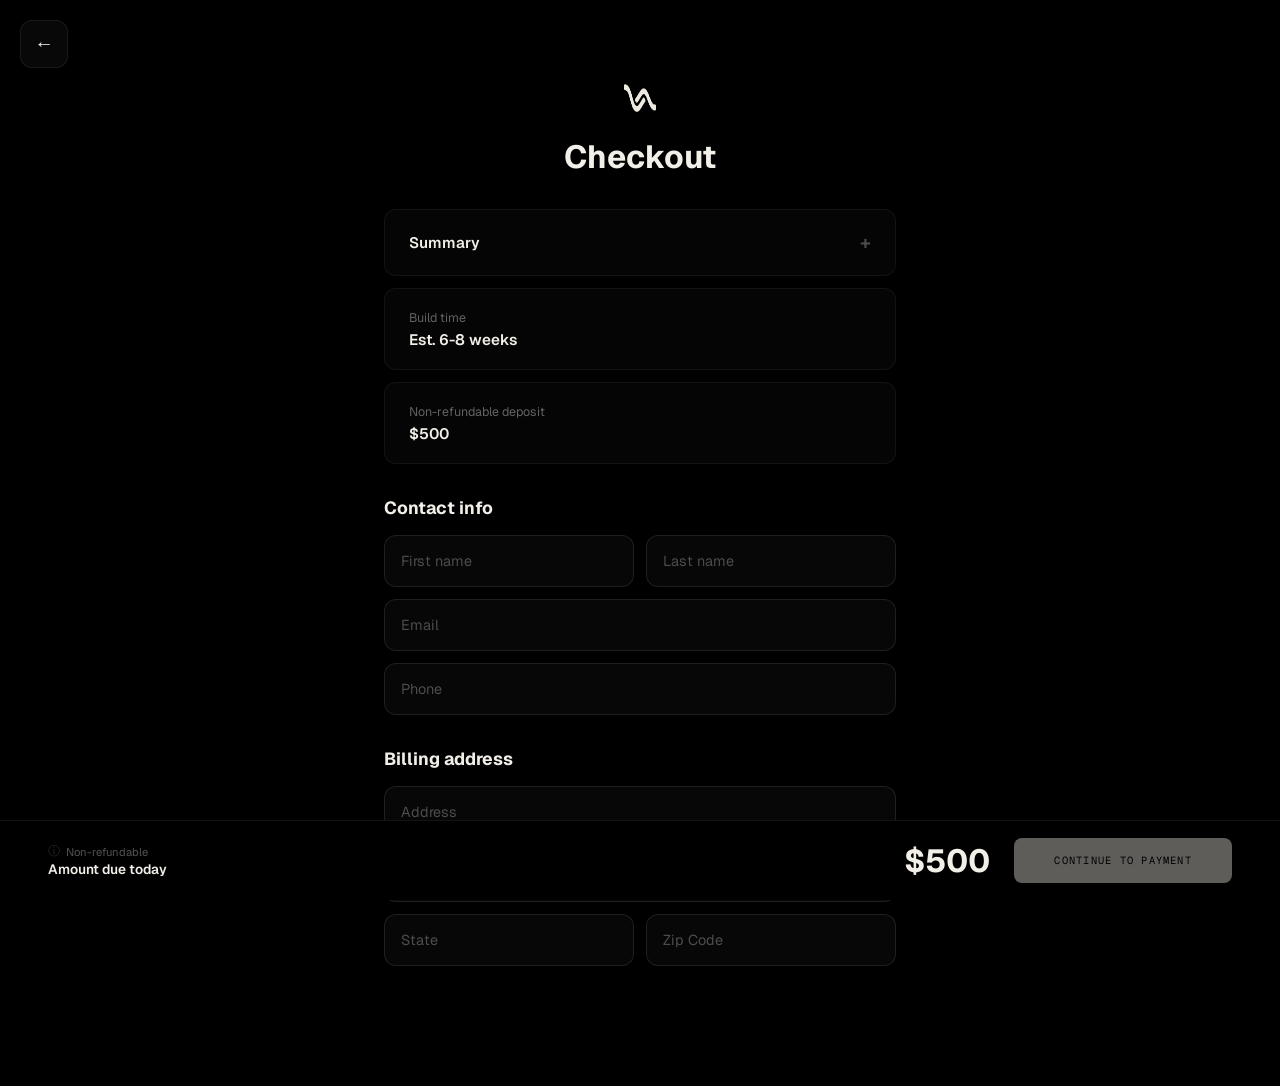
<file: order-checkout.html>
<!DOCTYPE html>
<html lang="en">
<head>
  <meta charset="UTF-8">
  <meta name="viewport" content="width=device-width, initial-scale=1.0">
  <title>Checkout — Quantasana</title>
  <meta name="description" content="Complete your Quantasana Pod reservation.">
  <link rel="icon" type="image/svg+xml" href="favicon.svg">
  <link rel="preconnect" href="https://fonts.googleapis.com">
  <link rel="preconnect" href="https://fonts.gstatic.com" crossorigin>
  <link href="https://fonts.googleapis.com/css2?family=Geist:wght@300..700&family=Geist+Mono:wght@400;500&display=swap" rel="stylesheet">
  <link rel="stylesheet" href="orbit.css?v=2">
  <style>
    *, *::before, *::after { margin: 0; padding: 0; box-sizing: border-box; }

    .order-nav {
      position: fixed;
      top: 20px;
      left: 20px;
      z-index: 200;
    }
    .order-back {
      display: flex;
      align-items: center;
      justify-content: center;
      width: 48px;
      height: 48px;
      background: rgba(14, 14, 14, 0.6);
      border: 1px solid rgba(242, 238, 232, 0.08);
      border-radius: 12px;
      text-decoration: none;
      font-size: 1.2rem;
      color: #F2EEE8;
      transition: background 0.3s;
    }
    .order-back:hover {
      background: rgba(14, 14, 14, 0.9);
    }

    .checkout-page {
      background: #000000;
      min-height: 100vh;
      padding: 80px 24px 120px;
      max-width: 560px;
      margin: 0 auto;
    }
    .checkout-header {
      text-align: center;
      margin-bottom: 32px;
    }
    .checkout-logo {
      width: 36px;
      height: 36px;
      border-radius: 10px;
      margin-bottom: 16px;
    }
    .checkout-title {
      font-family: 'Geist', sans-serif;
      font-weight: 700;
      font-size: 2rem;
      color: #F2EEE8;
    }

    .checkout-card {
      background: rgba(14, 14, 14, 0.4);
      border: 1px solid rgba(242, 238, 232, 0.06);
      border-radius: 12px;
      padding: 20px 24px;
      margin-bottom: 12px;
    }
    .checkout-card-label {
      font-family: 'Geist', sans-serif;
      font-size: 0.78rem;
      color: rgba(242, 238, 232, 0.4);
      margin-bottom: 4px;
    }
    .checkout-card-value {
      font-family: 'Geist', sans-serif;
      font-weight: 600;
      font-size: 0.95rem;
      color: #F2EEE8;
    }

    /* Accordion */
    .checkout-details { cursor: pointer; }
    .checkout-summary-toggle {
      display: flex;
      justify-content: space-between;
      align-items: center;
      font-family: 'Geist', sans-serif;
      font-weight: 600;
      font-size: 0.95rem;
      color: #F2EEE8;
      list-style: none;
    }
    .checkout-summary-toggle::-webkit-details-marker { display: none; }
    .toggle-icon {
      font-size: 1.2rem;
      color: rgba(242, 238, 232, 0.3);
      transition: transform 0.2s;
    }
    details[open] .toggle-icon { transform: rotate(45deg); }
    .checkout-summary-content {
      margin-top: 16px;
      padding-top: 16px;
      border-top: 1px solid rgba(242, 238, 232, 0.06);
    }

    /* Summary lines (reused from summary page) */
    .summary-line {
      display: flex;
      justify-content: space-between;
      align-items: center;
      padding: 10px 0;
      border-bottom: 1px solid rgba(242, 238, 232, 0.05);
    }
    .summary-line:last-child { border-bottom: none; }
    .summary-line-name {
      font-family: 'Geist', sans-serif;
      font-weight: 400;
      font-size: 0.85rem;
      color: #F2EEE8;
    }
    .summary-line-price {
      font-family: 'Geist', sans-serif;
      font-weight: 400;
      font-size: 0.85rem;
      color: rgba(242, 238, 232, 0.5);
    }

    /* Section titles */
    .checkout-section-title {
      font-family: 'Geist', sans-serif;
      font-weight: 700;
      font-size: 1.1rem;
      color: #F2EEE8;
      margin-top: 32px;
      margin-bottom: 16px;
    }

    /* Form fields */
    .checkout-fields {
      display: flex;
      flex-direction: column;
      gap: 12px;
    }
    .checkout-row {
      display: flex;
      gap: 12px;
    }
    .checkout-row .checkout-input { flex: 1; }
    .checkout-input {
      padding: 16px;
      font-family: 'Geist', sans-serif;
      font-size: 0.9rem;
      border: 1px solid rgba(242, 238, 232, 0.1);
      border-radius: 12px;
      background: rgba(14, 14, 14, 0.5);
      color: #F2EEE8;
      outline: none;
      transition: border-color 0.3s;
      box-sizing: border-box;
      width: 100%;
    }
    .checkout-input:focus { border-color: rgba(242, 238, 232, 0.25); }
    .checkout-input::placeholder { color: rgba(242, 238, 232, 0.3); }

    /* Sticky footer bar */
    .order-footer-bar {
      position: fixed;
      bottom: 0;
      left: 0;
      right: 0;
      height: 80px;
      background: #000000;
      border-top: 1px solid rgba(242, 238, 232, 0.08);
      display: flex;
      align-items: center;
      padding: 0 48px;
      gap: 24px;
      z-index: 100;
    }
    .order-footer-info { flex: 1; }
    .order-footer-label {
      font-family: 'Geist', sans-serif;
      font-size: 0.7rem;
      color: rgba(242, 238, 232, 0.35);
      display: flex;
      align-items: center;
      gap: 6px;
    }
    .footer-info-icon { font-size: 0.75rem; opacity: 0.5; }
    .order-footer-due {
      font-family: 'Geist', sans-serif;
      font-weight: 600;
      font-size: 0.85rem;
      color: #F2EEE8;
    }
    .order-footer-price {
      font-family: 'Geist', sans-serif;
      font-weight: 700;
      font-size: 2rem;
      color: #F2EEE8;
    }
    .order-footer-btn {
      padding: 16px 40px;
      background: #655F57;
      border: none;
      border-radius: 8px;
      font-family: 'Geist Mono', monospace;
      font-size: 0.65rem;
      letter-spacing: 0.12em;
      text-transform: uppercase;
      color: #F2EEE8;
      cursor: pointer;
      transition: background 0.3s;
      white-space: nowrap;
    }
    .order-footer-btn:hover:not(:disabled) { background: #655F57; }
    .order-footer-btn:disabled { opacity: 0.4; cursor: not-allowed; }

    @media (max-width: 768px) {
      .order-footer-bar {
        padding: 0 20px;
        gap: 12px;
      }
      .order-footer-price { font-size: 1.5rem; }
      .order-footer-btn {
        padding: 14px 24px;
        font-size: 0.58rem;
      }
      .checkout-row {
        flex-direction: column;
        gap: 12px;
      }
    }
  </style>
</head>
<body>

  <nav class="order-nav">
    <a href="javascript:history.back()" class="order-back">
      <span class="back-arrow">←</span>
    </a>
  </nav>

  <div class="checkout-page">

    <div class="checkout-header">
      <img src="images/orbit/mark-bone.png" class="checkout-logo" alt="Quantasana">
      <h1 class="checkout-title">Checkout</h1>
    </div>

    <!-- Order summary accordion -->
    <div class="checkout-card">
      <details class="checkout-details">
        <summary class="checkout-summary-toggle">
          <span>Summary</span>
          <span class="toggle-icon">+</span>
        </summary>
        <div class="checkout-summary-content" id="checkout-summary"></div>
      </details>
    </div>

    <!-- Build time -->
    <div class="checkout-card">
      <div class="checkout-card-label">Build time</div>
      <div class="checkout-card-value">Est. 6-8 weeks</div>
    </div>

    <!-- Deposit info -->
    <div class="checkout-card">
      <div class="checkout-card-label">Non-refundable deposit</div>
      <div class="checkout-card-value">$500</div>
    </div>

    <!-- Contact info -->
    <h2 class="checkout-section-title">Contact info</h2>
    <div class="checkout-fields">
      <div class="checkout-row">
        <input type="text" placeholder="First name" class="checkout-input" id="first-name" required>
        <input type="text" placeholder="Last name" class="checkout-input" id="last-name" required>
      </div>
      <input type="email" placeholder="Email" class="checkout-input" id="checkout-email" required>
      <input type="tel" placeholder="Phone" class="checkout-input" id="checkout-phone" required>
    </div>

    <!-- Billing address -->
    <h2 class="checkout-section-title">Billing address</h2>
    <div class="checkout-fields">
      <input type="text" placeholder="Address" class="checkout-input" id="address" required>
      <input type="text" placeholder="City" class="checkout-input" id="city" required>
      <div class="checkout-row">
        <input type="text" placeholder="State" class="checkout-input" id="state" required>
        <input type="text" placeholder="Zip Code" class="checkout-input" id="zip" required>
      </div>
    </div>

  </div>

  <!-- Sticky footer bar -->
  <div class="order-footer-bar">
    <div class="order-footer-info">
      <div class="order-footer-label">
        <span class="footer-info-icon">ⓘ</span>
        <span>Non-refundable</span>
      </div>
      <div class="order-footer-due">Amount due today</div>
    </div>
    <div class="order-footer-price">$500</div>
    <button class="order-footer-btn" id="pay-btn" disabled>CONTINUE TO PAYMENT</button>
  </div>

  <script>
  (function() {
    // Populate summary accordion from URL params
    var params = new URLSearchParams(window.location.search);
    var summaryContainer = document.getElementById('checkout-summary');

    function addLine(name, price) {
      var div = document.createElement('div');
      div.className = 'summary-line';
      div.innerHTML = '<span class="summary-line-name">' + name + '</span>' +
                      '<span class="summary-line-price">' + price + '</span>';
      summaryContainer.appendChild(div);
    }

    var trimName = params.get('trimName') || 'Founders Edition';
    var trimPrice = params.get('trimPrice') || '4500';
    addLine(trimName, '$' + parseInt(trimPrice).toLocaleString());

    var fabricName = params.get('fabricName');
    var fabricAdd = parseInt(params.get('fabricAdd') || '0');
    if (fabricName) addLine('Fabric: ' + fabricName, fabricAdd > 0 ? '+$' + fabricAdd : 'Included');

    var upgradesStr = params.get('upgrades');
    if (upgradesStr) {
      upgradesStr.split(',').forEach(function(item) {
        var parts = item.split('|');
        addLine(parts[0], '+$' + parts[1]);
      });
    }

    var addonsStr = params.get('addons');
    if (addonsStr) {
      addonsStr.split(',').forEach(function(item) {
        var parts = item.split('|');
        addLine(parts[0], '+$' + parts[1]);
      });
    }

    // Validate form
    var payBtn = document.getElementById('pay-btn');
    var fields = ['first-name', 'last-name', 'checkout-email', 'checkout-phone', 'address', 'city', 'state', 'zip'];

    function validate() {
      var allFilled = fields.every(function(id) {
        var el = document.getElementById(id);
        return el && el.value.trim() !== '';
      });
      payBtn.disabled = !allFilled;
    }

    fields.forEach(function(id) {
      var el = document.getElementById(id);
      if (el) el.addEventListener('input', validate);
    });

    // Payment button
    payBtn.addEventListener('click', function() {
      payBtn.textContent = 'RESERVATION CONFIRMED ✓';
      payBtn.disabled = true;
      payBtn.style.background = '#655F57';

      var orderData = {
        config: Object.fromEntries(params),
        contact: {
          firstName: document.getElementById('first-name').value,
          lastName: document.getElementById('last-name').value,
          email: document.getElementById('checkout-email').value,
          phone: document.getElementById('checkout-phone').value
        },
        billing: {
          address: document.getElementById('address').value,
          city: document.getElementById('city').value,
          state: document.getElementById('state').value,
          zip: document.getElementById('zip').value
        },
        deposit: 500
      };

      console.log('Order submitted:', orderData);
    });
  })();
  </script>
</body>
</html>
</file>
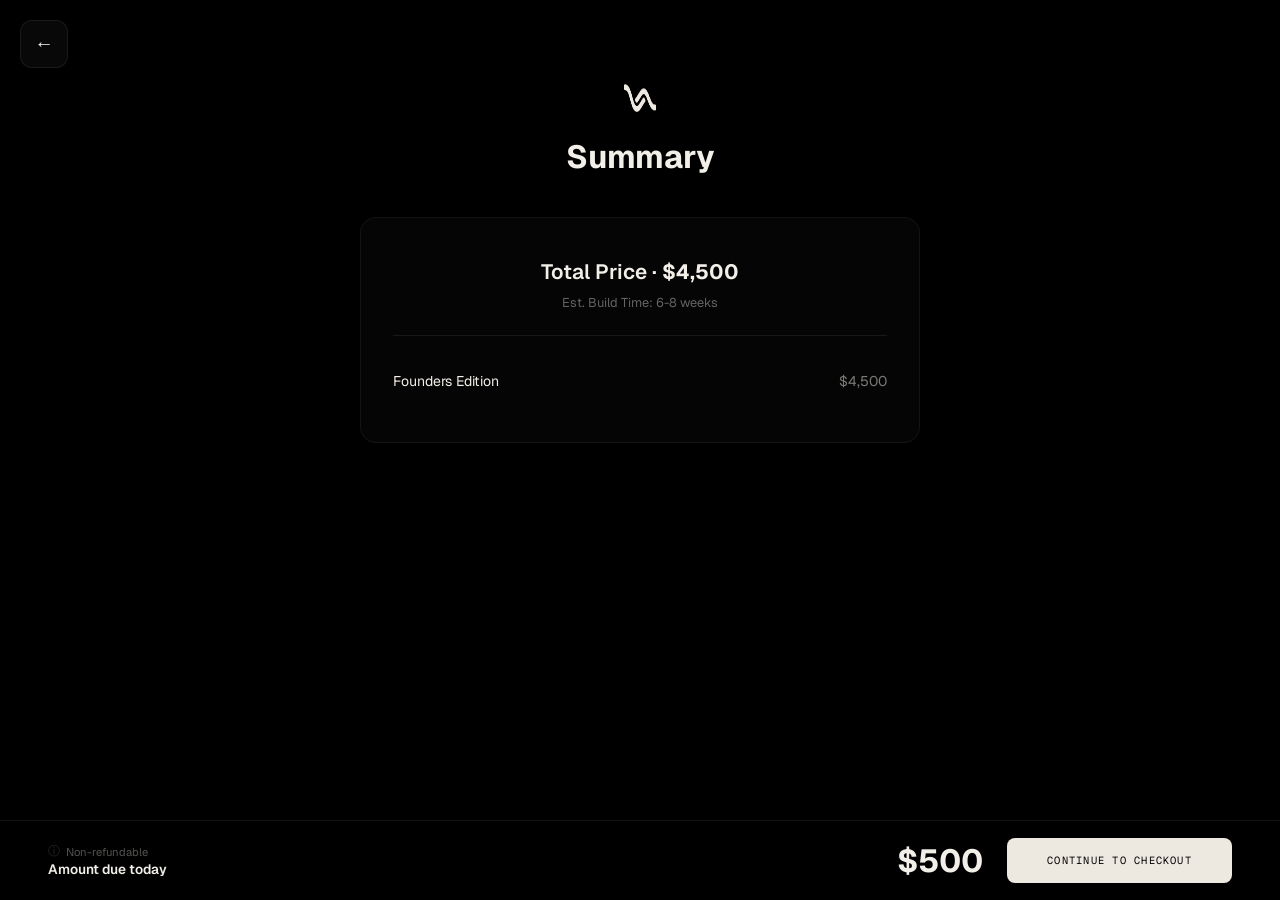
<file: order-summary.html>
<!DOCTYPE html>
<html lang="en">
<head>
  <meta charset="UTF-8">
  <meta name="viewport" content="width=device-width, initial-scale=1.0">
  <title>Summary — Quantasana</title>
  <meta name="description" content="Review your Quantasana Pod configuration before checkout.">
  <link rel="icon" type="image/svg+xml" href="favicon.svg">
  <link rel="preconnect" href="https://fonts.googleapis.com">
  <link rel="preconnect" href="https://fonts.gstatic.com" crossorigin>
  <link href="https://fonts.googleapis.com/css2?family=Geist:wght@300..700&family=Geist+Mono:wght@400;500&display=swap" rel="stylesheet">
  <link rel="stylesheet" href="orbit.css?v=2">
  <style>
    *, *::before, *::after { margin: 0; padding: 0; box-sizing: border-box; }

    .order-nav {
      position: fixed;
      top: 20px;
      left: 20px;
      z-index: 200;
    }
    .order-back {
      display: flex;
      align-items: center;
      justify-content: center;
      width: 48px;
      height: 48px;
      background: rgba(14, 14, 14, 0.6);
      border: 1px solid rgba(242, 238, 232, 0.08);
      border-radius: 12px;
      text-decoration: none;
      font-size: 1.2rem;
      color: #F2EEE8;
      transition: background 0.3s;
    }
    .order-back:hover {
      background: rgba(14, 14, 14, 0.9);
    }

    .summary-page {
      background: #000000;
      min-height: 100vh;
      padding: 80px 24px 120px;
      display: flex;
      flex-direction: column;
      align-items: center;
    }
    .summary-header {
      text-align: center;
      margin-bottom: 40px;
    }
    .summary-logo {
      width: 36px;
      height: 36px;
      border-radius: 10px;
      margin-bottom: 16px;
    }
    .summary-title {
      font-family: 'Geist', sans-serif;
      font-weight: 700;
      font-size: 2rem;
      color: #F2EEE8;
    }
    .summary-card {
      width: 100%;
      max-width: 560px;
      background: rgba(14, 14, 14, 0.4);
      border: 1px solid rgba(242, 238, 232, 0.06);
      border-radius: 16px;
      padding: 40px 32px;
    }
    .summary-total {
      text-align: center;
      margin-bottom: 8px;
    }
    .summary-total-label {
      font-family: 'Geist', sans-serif;
      font-weight: 600;
      font-size: 1.3rem;
      color: #F2EEE8;
    }
    .summary-total-price {
      font-family: 'Geist', sans-serif;
      font-weight: 700;
      font-size: 1.3rem;
      color: #F2EEE8;
    }
    .summary-meta {
      text-align: center;
      margin-bottom: 24px;
    }
    .summary-meta span {
      font-family: 'Geist', sans-serif;
      font-size: 0.8rem;
      color: rgba(242, 238, 232, 0.4);
    }
    .summary-divider {
      height: 1px;
      background: rgba(242, 238, 232, 0.08);
      margin-bottom: 24px;
    }
    .summary-line {
      display: flex;
      justify-content: space-between;
      align-items: center;
      padding: 12px 0;
      border-bottom: 1px solid rgba(242, 238, 232, 0.05);
    }
    .summary-line:last-child {
      border-bottom: none;
    }
    .summary-line-name {
      font-family: 'Geist', sans-serif;
      font-weight: 400;
      font-size: 0.88rem;
      color: #F2EEE8;
    }
    .summary-line-price {
      font-family: 'Geist', sans-serif;
      font-weight: 400;
      font-size: 0.88rem;
      color: rgba(242, 238, 232, 0.5);
    }

    /* Sticky footer bar */
    .order-footer-bar {
      position: fixed;
      bottom: 0;
      left: 0;
      right: 0;
      height: 80px;
      background: #000000;
      border-top: 1px solid rgba(242, 238, 232, 0.08);
      display: flex;
      align-items: center;
      padding: 0 48px;
      gap: 24px;
      z-index: 100;
    }
    .order-footer-info { flex: 1; }
    .order-footer-label {
      font-family: 'Geist', sans-serif;
      font-size: 0.7rem;
      color: rgba(242, 238, 232, 0.35);
      display: flex;
      align-items: center;
      gap: 6px;
    }
    .footer-info-icon { font-size: 0.75rem; opacity: 0.5; }
    .order-footer-due {
      font-family: 'Geist', sans-serif;
      font-weight: 600;
      font-size: 0.85rem;
      color: #F2EEE8;
    }
    .order-footer-price {
      font-family: 'Geist', sans-serif;
      font-weight: 700;
      font-size: 2rem;
      color: #F2EEE8;
    }
    .order-footer-btn {
      padding: 16px 40px;
      background: #655F57;
      border: none;
      border-radius: 8px;
      font-family: 'Geist Mono', monospace;
      font-size: 0.65rem;
      letter-spacing: 0.12em;
      text-transform: uppercase;
      color: #F2EEE8;
      cursor: pointer;
      transition: background 0.3s;
      white-space: nowrap;
    }
    .order-footer-btn:hover { background: #655F57; }

    @media (max-width: 768px) {
      .order-footer-bar {
        padding: 0 20px;
        gap: 12px;
      }
      .order-footer-price { font-size: 1.5rem; }
      .order-footer-btn {
        padding: 14px 24px;
        font-size: 0.58rem;
      }
    }
  </style>
</head>
<body>

  <nav class="order-nav">
    <a href="order.html" class="order-back">
      <span class="back-arrow">←</span>
    </a>
  </nav>

  <div class="summary-page">

    <div class="summary-header">
      <img src="images/orbit/mark-bone.png" class="summary-logo" alt="Quantasana">
      <h1 class="summary-title">Summary</h1>
    </div>

    <div class="summary-card">
      <div class="summary-total">
        <span class="summary-total-label">Total Price · </span>
        <span class="summary-total-price" id="summary-total">$4,500</span>
      </div>

      <div class="summary-meta">
        <span>Est. Build Time: 6-8 weeks</span>
      </div>

      <div class="summary-divider"></div>

      <div class="summary-lines" id="summary-lines"></div>
    </div>

  </div>

  <div class="order-footer-bar">
    <div class="order-footer-info">
      <div class="order-footer-label">
        <span class="footer-info-icon">ⓘ</span>
        <span>Non-refundable</span>
      </div>
      <div class="order-footer-due">Amount due today</div>
    </div>
    <div class="order-footer-price">$500</div>
    <button class="order-footer-btn" id="checkout-btn">CONTINUE TO CHECKOUT</button>
  </div>

  <script>
  (function() {
    var params = new URLSearchParams(window.location.search);
    var linesContainer = document.getElementById('summary-lines');
    var totalDisplay = document.getElementById('summary-total');
    var total = 0;

    function addLine(name, price) {
      var div = document.createElement('div');
      div.className = 'summary-line';
      div.innerHTML = '<span class="summary-line-name">' + name + '</span>' +
                      '<span class="summary-line-price">' + price + '</span>';
      linesContainer.appendChild(div);
    }

    // Trim
    var trimName = params.get('trimName') || 'Founders Edition';
    var trimPrice = parseInt(params.get('trimPrice') || '4500');
    total += trimPrice;
    addLine(trimName, '$' + trimPrice.toLocaleString());

    // Fabric
    var fabricName = params.get('fabricName');
    var fabricAdd = parseInt(params.get('fabricAdd') || '0');
    if (fabricName) {
      total += fabricAdd;
      addLine('Fabric: ' + fabricName, fabricAdd > 0 ? '+$' + fabricAdd : 'Included');
    }

    // Upgrades
    var upgradesStr = params.get('upgrades');
    if (upgradesStr) {
      upgradesStr.split(',').forEach(function(item) {
        var parts = item.split('|');
        var name = parts[0];
        var price = parseInt(parts[1] || '0');
        total += price;
        addLine(name, '+$' + price);
      });
    }

    // Add-ons
    var addonsStr = params.get('addons');
    if (addonsStr) {
      addonsStr.split(',').forEach(function(item) {
        var parts = item.split('|');
        var name = parts[0];
        var price = parseInt(parts[1] || '0');
        total += price;
        addLine(name, '+$' + price);
      });
    }

    totalDisplay.textContent = '$' + total.toLocaleString();

    // Checkout button
    document.getElementById('checkout-btn').addEventListener('click', function() {
      var checkoutParams = new URLSearchParams(window.location.search);
      checkoutParams.set('total', total);
      window.location.href = 'order-checkout.html?' + checkoutParams.toString();
    });
  })();
  </script>
</body>
</html>
</file>
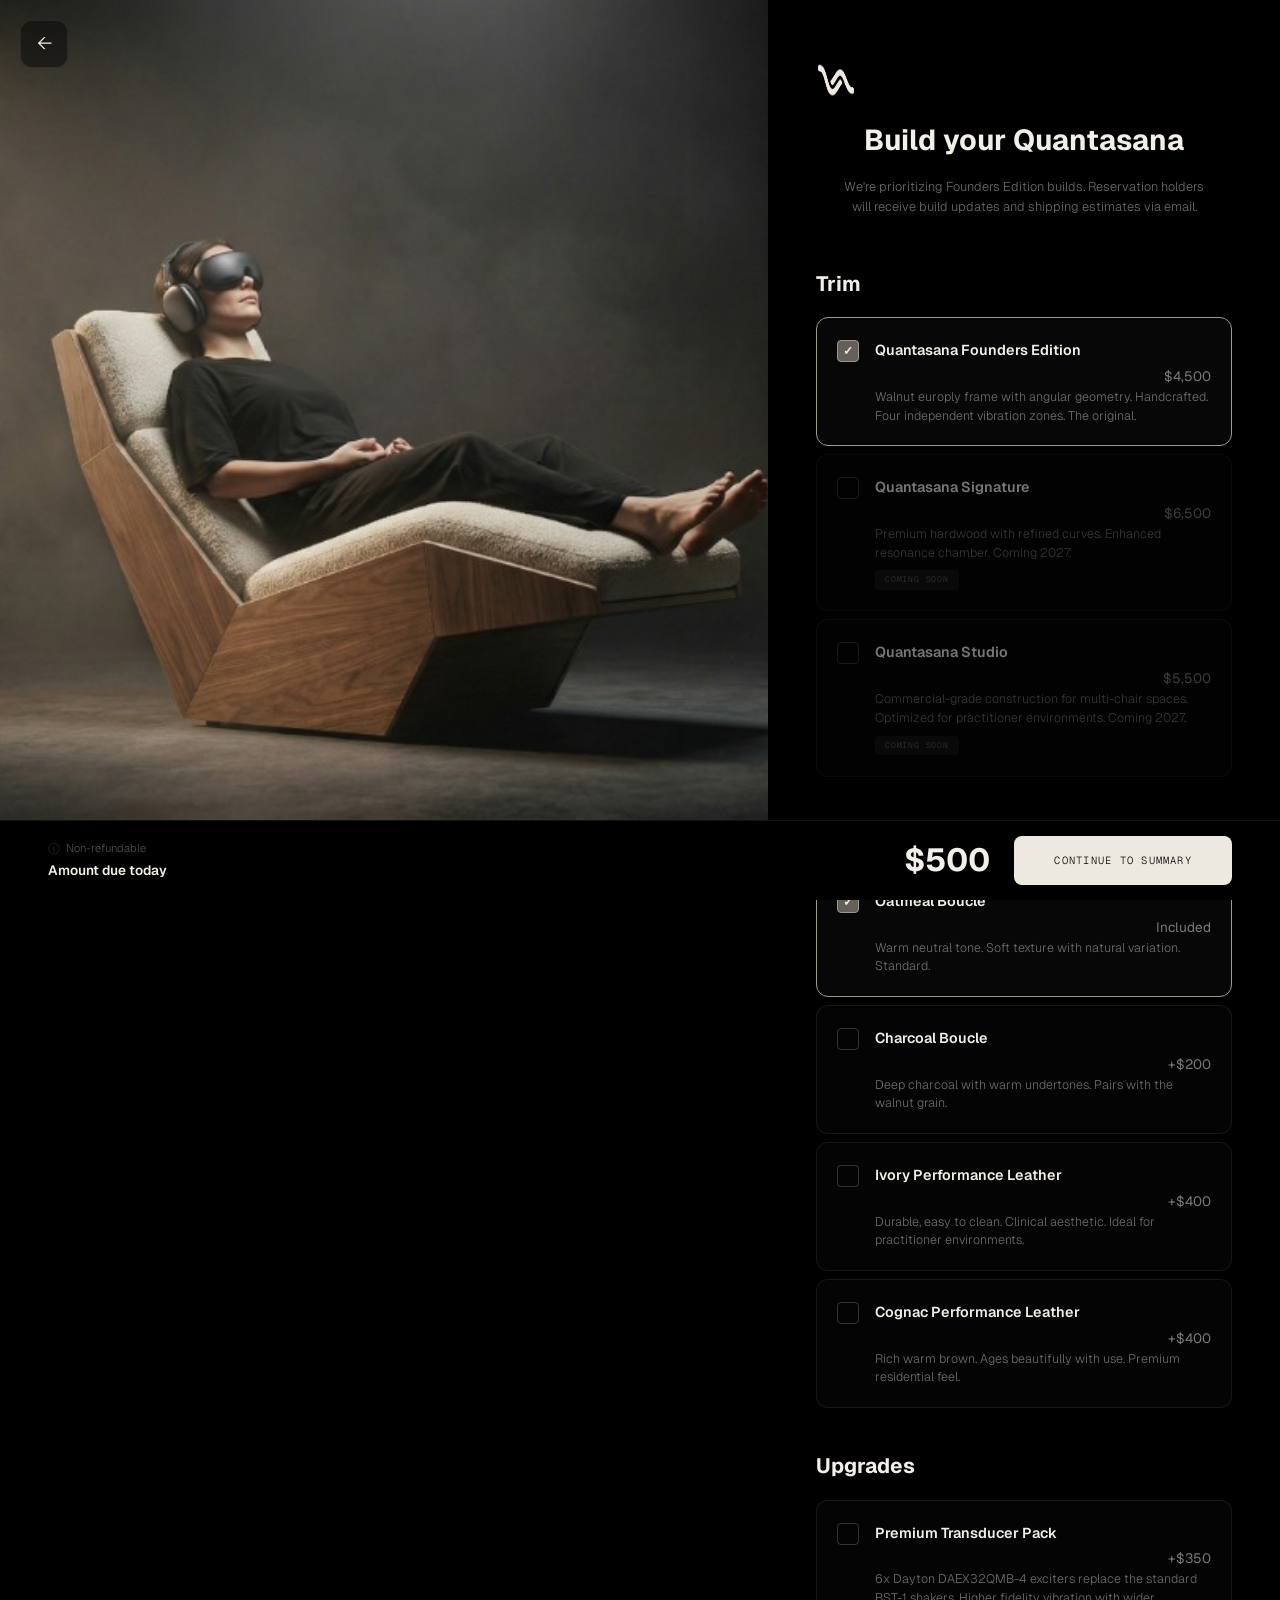
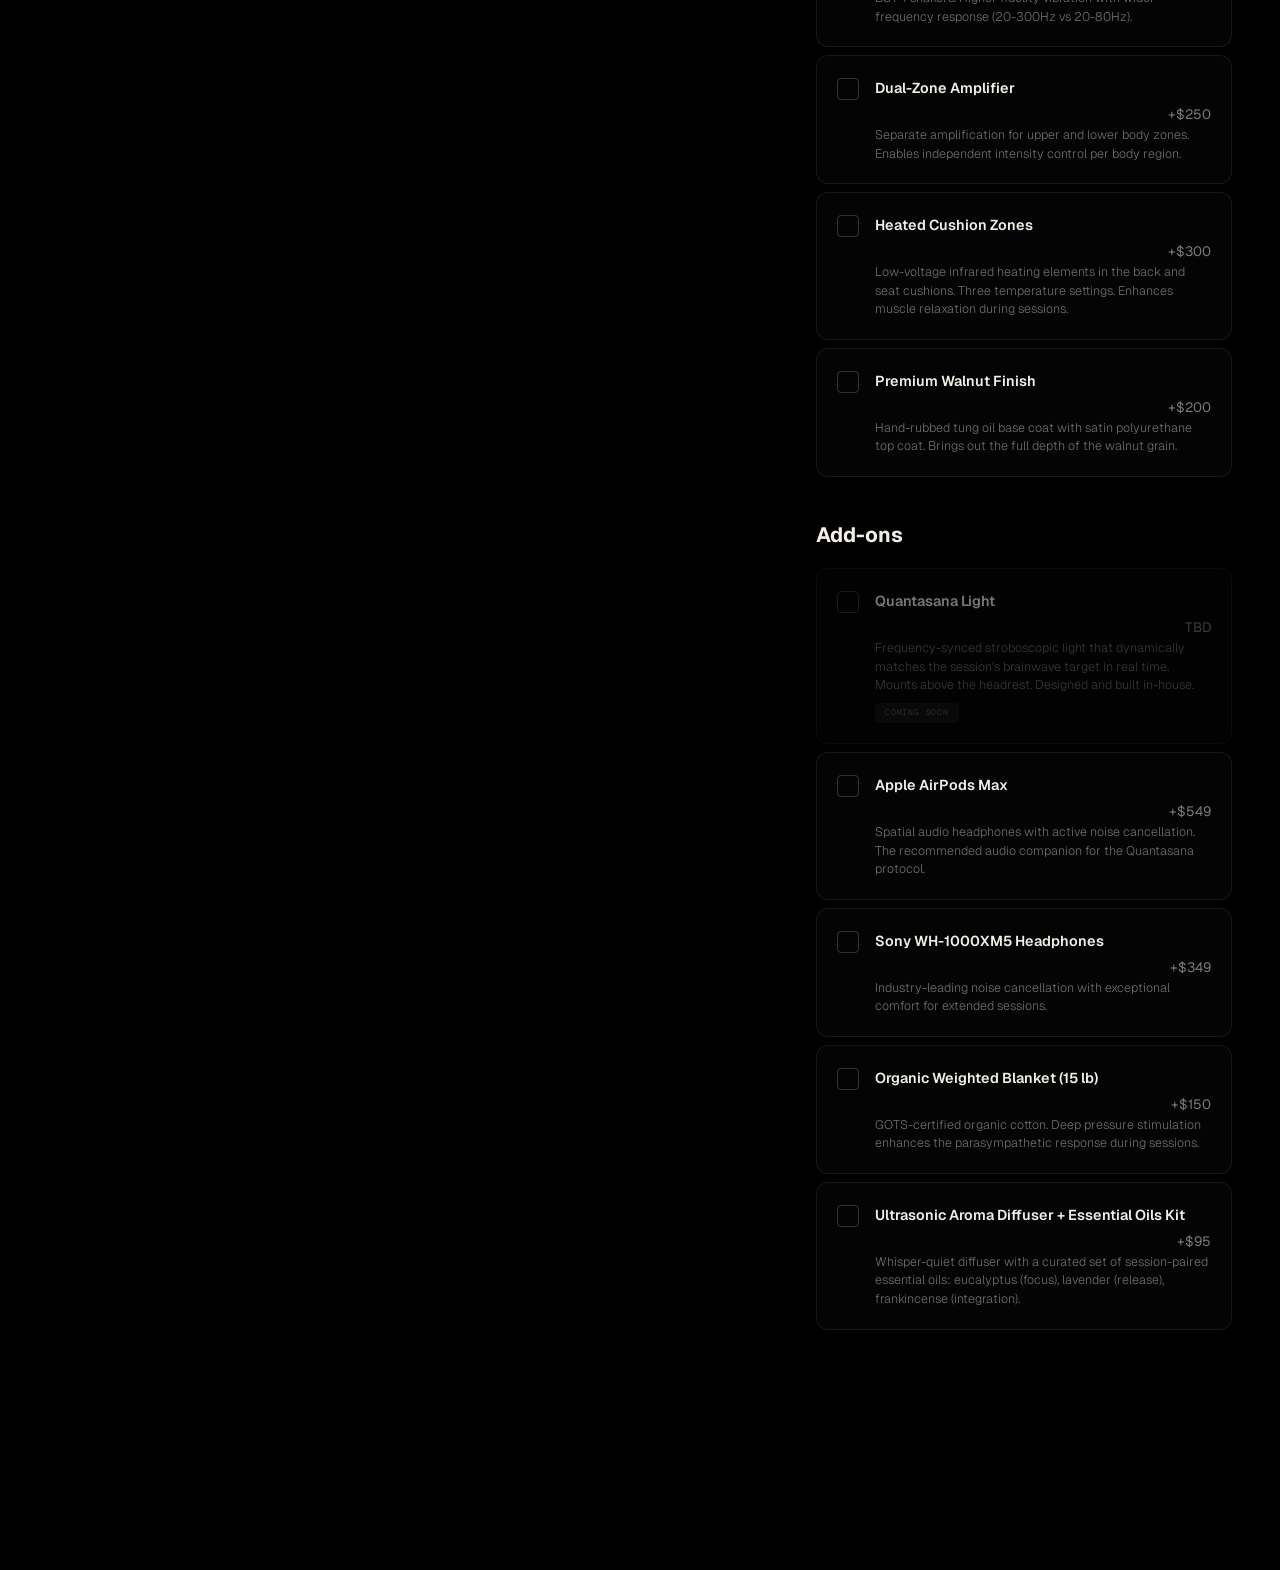
<file: order.html>
<!DOCTYPE html>
<html lang="en">
<head>
  <meta charset="UTF-8">
  <meta name="viewport" content="width=device-width, initial-scale=1.0">
  <title>Order — Quantasana</title>
  <meta name="description" content="Build and order your Quantasana Pod — Founders Edition. Choose your trim, fabric, upgrades, and add-ons.">
  <link rel="icon" type="image/svg+xml" href="favicon.svg">
  <link rel="preconnect" href="https://fonts.googleapis.com">
  <link rel="preconnect" href="https://fonts.gstatic.com" crossorigin>
  <link href="https://fonts.googleapis.com/css2?family=Geist:wght@300..700&family=Geist+Mono:wght@400;500&display=swap" rel="stylesheet">
  <link rel="stylesheet" href="styles.css?v=16">
  <link rel="stylesheet" href="orbit.css?v=2">
  <style>
    /* ============================================
       ORDER PAGE — LAYOUT
       ============================================ */
    .order-page {
      background: #000000;
      min-height: 100vh;
      padding-bottom: 80px;
    }
    .order-layout {
      display: flex;
      min-height: calc(100vh - 80px);
    }

    /* ── Left: Image carousel ── */
    .order-images {
      width: 60%;
      position: sticky;
      top: 0;
      height: 100vh;
      overflow: hidden;
      background: #141414;
    }
    .order-carousel {
      position: relative;
      width: 100%;
      height: 100%;
    }
    .carousel-slides {
      width: 100%;
      height: 100%;
      position: relative;
    }
    .carousel-slide {
      position: absolute;
      top: 0;
      left: 0;
      width: 100%;
      height: 100%;
      object-fit: cover;
      opacity: 0;
      transition: opacity 0.5s ease;
    }
    .carousel-slide.active {
      opacity: 1;
    }
    .carousel-dots {
      position: absolute;
      bottom: 30px;
      left: 50%;
      transform: translateX(-50%);
      display: flex;
      gap: 8px;
      z-index: 2;
    }
    .carousel-dot {
      width: 8px;
      height: 8px;
      border-radius: 50%;
      border: none;
      background: rgba(14, 14, 14, 0.4);
      cursor: pointer;
      transition: background 0.3s;
      padding: 0;
    }
    .carousel-dot.active {
      background: #000000;
    }

    /* ── Right: Configurator ── */
    .order-config {
      width: 40%;
      padding: 60px 48px 120px;
      overflow-y: auto;
      background: #000000;
    }
    .order-header {
      text-align: center;
      margin-bottom: 48px;
    }
    .order-logo {
      width: 40px;
      height: 40px;
      border-radius: 10px;
      margin-bottom: 16px;
    }
    .order-title {
      font-family: 'Geist', sans-serif;
      font-weight: 700;
      font-size: 1.8rem;
      color: #F2EEE8;
      margin-bottom: 12px;
    }
    .order-subtitle {
      font-family: 'Geist', sans-serif;
      font-weight: 300;
      font-size: 0.8rem;
      line-height: 1.6;
      color: rgba(242, 238, 232, 0.45);
      max-width: 380px;
      margin: 0 auto;
    }

    /* ── Config sections ── */
    .config-section {
      margin-bottom: 40px;
    }
    .config-heading {
      font-family: 'Geist', sans-serif;
      font-weight: 700;
      font-size: 1.3rem;
      color: #F2EEE8;
      margin-bottom: 16px;
    }

    /* ── Option cards ── */
    .config-option {
      display: flex;
      gap: 16px;
      align-items: flex-start;
      padding: 20px;
      border: 1px solid rgba(242, 238, 232, 0.08);
      border-radius: 12px;
      margin-bottom: 8px;
      cursor: pointer;
      transition: all 0.2s ease;
      position: relative;
      background: rgba(14, 14, 14, 0.3);
    }
    .config-option:hover:not(.disabled) {
      background: rgba(14, 14, 14, 0.5);
      border-color: rgba(242, 238, 232, 0.15);
    }
    .config-option.selected {
      border-color: #9C978F;
      background: rgba(14, 14, 14, 0.5);
    }
    .config-option.disabled {
      opacity: 0.5;
      cursor: not-allowed;
    }
    .config-option input {
      display: none;
    }

    /* Custom checkbox/radio */
    .option-check {
      width: 22px;
      height: 22px;
      min-width: 22px;
      border: 1.5px solid rgba(242, 238, 232, 0.2);
      border-radius: 4px;
      margin-top: 2px;
      display: flex;
      align-items: center;
      justify-content: center;
      transition: all 0.2s;
    }
    .config-option.selected .option-check {
      background: #655F57;
      border-color: #9C978F;
    }
    .config-option.selected .option-check::after {
      content: '✓';
      color: #F2EEE8;
      font-size: 12px;
      font-weight: 700;
    }
    .option-info {
      flex: 1;
    }
    .option-name {
      font-family: 'Geist', sans-serif;
      font-weight: 600;
      font-size: 0.9rem;
      color: #F2EEE8;
      display: block;
      margin-bottom: 2px;
    }
    .option-price {
      font-family: 'Geist', sans-serif;
      font-weight: 400;
      font-size: 0.85rem;
      color: rgba(242, 238, 232, 0.5);
      float: right;
    }
    .option-desc {
      font-family: 'Geist', sans-serif;
      font-weight: 300;
      font-size: 0.78rem;
      line-height: 1.5;
      color: rgba(242, 238, 232, 0.45);
      margin-top: 8px;
      clear: both;
    }
    .option-desc a {
      color: #F2EEE8;
      text-decoration: none;
    }
    .option-desc a:hover {
      text-decoration: underline;
    }
    /* ── Back nav ── */
    .order-nav {
      position: fixed;
      top: 20px;
      left: 20px;
      z-index: 200;
    }
    .order-back {
      display: flex;
      align-items: center;
      justify-content: center;
      width: 48px;
      height: 48px;
      background: rgba(14, 14, 14, 0.6);
      border: 1px solid rgba(242, 238, 232, 0.08);
      border-radius: 12px;
      text-decoration: none;
      font-size: 1.2rem;
      color: #F2EEE8;
      transition: background 0.3s;
    }
    .order-back:hover {
      background: rgba(14, 14, 14, 0.9);
    }

    .option-badge {
      display: inline-block;
      font-family: 'Geist Mono', monospace;
      font-size: 0.5rem;
      letter-spacing: 0.1em;
      text-transform: uppercase;
      background: rgba(242, 238, 232, 0.06);
      color: rgba(242, 238, 232, 0.4);
      padding: 3px 10px;
      border-radius: 4px;
      margin-top: 8px;
    }

    /* ============================================
       STICKY FOOTER BAR
       ============================================ */
    .order-footer-bar {
      position: fixed;
      bottom: 0;
      left: 0;
      right: 0;
      height: 80px;
      background: #000000;
      border-top: 1px solid rgba(242, 238, 232, 0.08);
      display: flex;
      align-items: center;
      padding: 0 48px;
      gap: 24px;
      z-index: 100;
    }
    .order-footer-info {
      flex: 1;
    }
    .order-footer-label {
      font-family: 'Geist', sans-serif;
      font-size: 0.7rem;
      color: rgba(242, 238, 232, 0.35);
      display: flex;
      align-items: center;
      gap: 6px;
    }
    .footer-info-icon {
      font-size: 0.75rem;
      opacity: 0.5;
    }
    .order-footer-due {
      font-family: 'Geist', sans-serif;
      font-weight: 600;
      font-size: 0.85rem;
      color: #F2EEE8;
    }
    .order-footer-price {
      font-family: 'Geist', sans-serif;
      font-weight: 700;
      font-size: 2rem;
      color: #F2EEE8;
    }
    .order-footer-btn {
      padding: 16px 40px;
      background: #655F57;
      border: none;
      border-radius: 8px;
      font-family: 'Geist Mono', monospace;
      font-size: 0.65rem;
      letter-spacing: 0.12em;
      text-transform: uppercase;
      color: #F2EEE8;
      cursor: pointer;
      transition: background 0.3s;
      white-space: nowrap;
    }
    .order-footer-btn:hover {
      background: #655F57;
    }

    /* ============================================
       MOBILE
       ============================================ */
    @media (max-width: 768px) {
      .order-layout {
        flex-direction: column;
      }
      .order-images {
        width: 100%;
        height: 50vh;
        position: relative;
      }
      .order-config {
        width: 100%;
        padding: 40px 24px 120px;
      }
      .order-footer-bar {
        padding: 0 20px;
        gap: 12px;
      }
      .order-footer-price {
        font-size: 1.5rem;
      }
      .order-footer-btn {
        padding: 14px 24px;
        font-size: 0.58rem;
      }
      .option-price {
        float: none;
        display: block;
        margin-top: 4px;
      }
    }
  </style>
</head>
<body>

  <nav class="order-nav">
    <a href="index.html" class="order-back">
      <span class="back-arrow">←</span>
    </a>
  </nav>

  <div class="order-page">

    <!-- SPLIT LAYOUT -->
    <div class="order-layout">

      <!-- LEFT: Image carousel -->
      <div class="order-images">
        <div class="order-carousel">
          <div class="carousel-slides">
            <img src="images/quantasana_user.jpeg" class="carousel-slide active" alt="Quantasana Pod">
            <img src="images/system-asana.jpg" class="carousel-slide" alt="Walnut detail">
            <img src="images/system-vibe.jpg" class="carousel-slide" alt="Transducer detail">
            <img src="images/system-quantum.jpg" class="carousel-slide" alt="Session environment">
            <img src="images/science-vibration.jpg" class="carousel-slide" alt="Cymatics pattern">
          </div>
          <div class="carousel-dots">
            <button class="carousel-dot active" data-slide="0"></button>
            <button class="carousel-dot" data-slide="1"></button>
            <button class="carousel-dot" data-slide="2"></button>
            <button class="carousel-dot" data-slide="3"></button>
            <button class="carousel-dot" data-slide="4"></button>
          </div>
        </div>
      </div>

      <!-- RIGHT: Configurator -->
      <div class="order-config">

        <!-- Header -->
        <div class="order-header">
          <img src="images/orbit/mark-bone.png" class="order-logo" alt="Quantasana">
          <h1 class="order-title">Build your Quantasana</h1>
          <p class="order-subtitle">We're prioritizing Founders Edition builds. Reservation holders will receive build updates and shipping estimates via email.</p>
        </div>

        <!-- SECTION 1: TRIM -->
        <div class="config-section">
          <h2 class="config-heading">Trim</h2>

          <label class="config-option selected" data-price="4500" data-name="Founders Edition">
            <input type="radio" name="trim" value="founders" checked>
            <div class="option-check"></div>
            <div class="option-info">
              <span class="option-name">Quantasana Founders Edition</span>
              <span class="option-price">$4,500</span>
              <p class="option-desc">Walnut europly frame with angular geometry. Handcrafted. Four independent vibration zones. The original.</p>
            </div>
          </label>

          <label class="config-option disabled" data-price="6500" data-name="Signature">
            <input type="radio" name="trim" value="signature" disabled>
            <div class="option-check"></div>
            <div class="option-info">
              <span class="option-name">Quantasana Signature</span>
              <span class="option-price">$6,500</span>
              <p class="option-desc">Premium hardwood with refined curves. Enhanced resonance chamber. Coming 2027.</p>
              <span class="option-badge">COMING SOON</span>
            </div>
          </label>

          <label class="config-option disabled" data-price="5500" data-name="Studio">
            <input type="radio" name="trim" value="studio" disabled>
            <div class="option-check"></div>
            <div class="option-info">
              <span class="option-name">Quantasana Studio</span>
              <span class="option-price">$5,500</span>
              <p class="option-desc">Commercial-grade construction for multi-chair spaces. Optimized for practitioner environments. Coming 2027.</p>
              <span class="option-badge">COMING SOON</span>
            </div>
          </label>
        </div>

        <!-- SECTION 2: FABRIC -->
        <div class="config-section">
          <h2 class="config-heading">Fabric</h2>

          <label class="config-option selected" data-add="0" data-name="Oatmeal Boucle">
            <input type="radio" name="fabric" value="oatmeal" checked>
            <div class="option-check"></div>
            <div class="option-info">
              <span class="option-name">Oatmeal Boucle</span>
              <span class="option-price">Included</span>
              <p class="option-desc">Warm neutral tone. Soft texture with natural variation. Standard.</p>
            </div>
          </label>

          <label class="config-option" data-add="200" data-name="Charcoal Boucle">
            <input type="radio" name="fabric" value="charcoal">
            <div class="option-check"></div>
            <div class="option-info">
              <span class="option-name">Charcoal Boucle</span>
              <span class="option-price">+$200</span>
              <p class="option-desc">Deep charcoal with warm undertones. Pairs with the walnut grain.</p>
            </div>
          </label>

          <label class="config-option" data-add="400" data-name="Ivory Performance Leather">
            <input type="radio" name="fabric" value="ivory-leather">
            <div class="option-check"></div>
            <div class="option-info">
              <span class="option-name">Ivory Performance Leather</span>
              <span class="option-price">+$400</span>
              <p class="option-desc">Durable, easy to clean. Clinical aesthetic. Ideal for practitioner environments.</p>
            </div>
          </label>

          <label class="config-option" data-add="400" data-name="Cognac Performance Leather">
            <input type="radio" name="fabric" value="cognac-leather">
            <div class="option-check"></div>
            <div class="option-info">
              <span class="option-name">Cognac Performance Leather</span>
              <span class="option-price">+$400</span>
              <p class="option-desc">Rich warm brown. Ages beautifully with use. Premium residential feel.</p>
            </div>
          </label>
        </div>

        <!-- SECTION 3: UPGRADES -->
        <div class="config-section">
          <h2 class="config-heading">Upgrades</h2>

          <label class="config-option" data-add="350" data-name="Premium Transducer Pack">
            <input type="checkbox" name="upgrade" value="transducers">
            <div class="option-check"></div>
            <div class="option-info">
              <span class="option-name">Premium Transducer Pack</span>
              <span class="option-price">+$350</span>
              <p class="option-desc">6x Dayton DAEX32QMB-4 exciters replace the standard BST-1 shakers. Higher fidelity vibration with wider frequency response (20-300Hz vs 20-80Hz).</p>
            </div>
          </label>

          <label class="config-option" data-add="250" data-name="Dual-Zone Amplifier">
            <input type="checkbox" name="upgrade" value="dual-amp">
            <div class="option-check"></div>
            <div class="option-info">
              <span class="option-name">Dual-Zone Amplifier</span>
              <span class="option-price">+$250</span>
              <p class="option-desc">Separate amplification for upper and lower body zones. Enables independent intensity control per body region.</p>
            </div>
          </label>

          <label class="config-option" data-add="300" data-name="Heated Cushion Zones">
            <input type="checkbox" name="upgrade" value="heated">
            <div class="option-check"></div>
            <div class="option-info">
              <span class="option-name">Heated Cushion Zones</span>
              <span class="option-price">+$300</span>
              <p class="option-desc">Low-voltage infrared heating elements in the back and seat cushions. Three temperature settings. Enhances muscle relaxation during sessions.</p>
            </div>
          </label>

          <label class="config-option" data-add="200" data-name="Premium Finish">
            <input type="checkbox" name="upgrade" value="finish">
            <div class="option-check"></div>
            <div class="option-info">
              <span class="option-name">Premium Walnut Finish</span>
              <span class="option-price">+$200</span>
              <p class="option-desc">Hand-rubbed tung oil base coat with satin polyurethane top coat. Brings out the full depth of the walnut grain.</p>
            </div>
          </label>
        </div>

        <!-- SECTION 4: ADD-ONS -->
        <div class="config-section">
          <h2 class="config-heading">Add-ons</h2>

          <label class="config-option disabled" data-add="0" data-name="Quantasana Light">
            <input type="checkbox" name="addon" value="light" disabled>
            <div class="option-check"></div>
            <div class="option-info">
              <span class="option-name">Quantasana Light</span>
              <span class="option-price">TBD</span>
              <p class="option-desc">Frequency-synced stroboscopic light that dynamically matches the session's brainwave target in real time. Mounts above the headrest. Designed and built in-house.</p>
              <span class="option-badge">COMING SOON</span>
            </div>
          </label>

          <label class="config-option" data-add="549" data-name="AirPods Max">
            <input type="checkbox" name="addon" value="airpods">
            <div class="option-check"></div>
            <div class="option-info">
              <span class="option-name">Apple AirPods Max</span>
              <span class="option-price">+$549</span>
              <p class="option-desc">Spatial audio headphones with active noise cancellation. The recommended audio companion for the Quantasana protocol.</p>
            </div>
          </label>

          <label class="config-option" data-add="349" data-name="Sony WH-1000XM5">
            <input type="checkbox" name="addon" value="sony">
            <div class="option-check"></div>
            <div class="option-info">
              <span class="option-name">Sony WH-1000XM5 Headphones</span>
              <span class="option-price">+$349</span>
              <p class="option-desc">Industry-leading noise cancellation with exceptional comfort for extended sessions.</p>
            </div>
          </label>

          <label class="config-option" data-add="150" data-name="Weighted Blanket">
            <input type="checkbox" name="addon" value="blanket">
            <div class="option-check"></div>
            <div class="option-info">
              <span class="option-name">Organic Weighted Blanket (15 lb)</span>
              <span class="option-price">+$150</span>
              <p class="option-desc">GOTS-certified organic cotton. Deep pressure stimulation enhances the parasympathetic response during sessions.</p>
            </div>
          </label>

          <label class="config-option" data-add="95" data-name="Aroma Diffuser Kit">
            <input type="checkbox" name="addon" value="diffuser">
            <div class="option-check"></div>
            <div class="option-info">
              <span class="option-name">Ultrasonic Aroma Diffuser + Essential Oils Kit</span>
              <span class="option-price">+$95</span>
              <p class="option-desc">Whisper-quiet diffuser with a curated set of session-paired essential oils: eucalyptus (focus), lavender (release), frankincense (integration).</p>
            </div>
          </label>
        </div>

      </div><!-- end order-config -->
    </div><!-- end order-layout -->

    <!-- STICKY FOOTER BAR -->
    <div class="order-footer-bar">
      <div class="order-footer-info">
        <div class="order-footer-label">
          <span class="footer-info-icon">ⓘ</span>
          <span>Non-refundable</span>
        </div>
        <div class="order-footer-due">Amount due today</div>
      </div>
      <div class="order-footer-price" id="deposit-display">$500</div>
      <button class="order-footer-btn" id="continue-btn">CONTINUE TO SUMMARY</button>
    </div>

  </div><!-- end order-page -->


  <script>
  (function() {
    var basePrice = 4500;
    var deposit = 500;
    var totalPrice = basePrice;

    var options = document.querySelectorAll('.config-option');
    var depositDisplay = document.getElementById('deposit-display');
    var continueBtn = document.getElementById('continue-btn');

    // Carousel
    var slides = document.querySelectorAll('.carousel-slide');
    var dots = document.querySelectorAll('.carousel-dot');

    if (dots.length) {
      dots.forEach(function(dot, i) {
        dot.addEventListener('click', function() {
          slides.forEach(function(s) { s.classList.remove('active'); });
          dots.forEach(function(d) { d.classList.remove('active'); });
          slides[i].classList.add('active');
          dots[i].classList.add('active');
          carouselIndex = i;
        });
      });
    }

    // Auto-advance carousel every 4 seconds
    var carouselIndex = 0;
    setInterval(function() {
      if (!slides.length) return;
      carouselIndex = (carouselIndex + 1) % slides.length;
      slides.forEach(function(s) { s.classList.remove('active'); });
      dots.forEach(function(d) { d.classList.remove('active'); });
      slides[carouselIndex].classList.add('active');
      if (dots[carouselIndex]) dots[carouselIndex].classList.add('active');
    }, 4000);

    // Option selection
    options.forEach(function(option) {
      option.addEventListener('click', function(e) {
        if (option.classList.contains('disabled')) {
          e.preventDefault();
          return;
        }

        var input = option.querySelector('input');
        if (!input) return;

        if (input.type === 'radio') {
          var name = input.name;
          var siblings = document.querySelectorAll('input[name="' + name + '"]');
          siblings.forEach(function(sib) {
            sib.closest('.config-option').classList.remove('selected');
          });
          input.checked = true;
          option.classList.add('selected');
        } else {
          input.checked = !input.checked;
          option.classList.toggle('selected', input.checked);
        }

        recalculate();
      });
    });

    function recalculate() {
      totalPrice = basePrice;

      var fabricChecked = document.querySelector('input[name="fabric"]:checked');
      if (fabricChecked) {
        var fabricOption = fabricChecked.closest('.config-option');
        var fabricAdd = parseInt(fabricOption.getAttribute('data-add') || '0');
        totalPrice += fabricAdd;
      }

      document.querySelectorAll('input[name="upgrade"]:checked').forEach(function(input) {
        var add = parseInt(input.closest('.config-option').getAttribute('data-add') || '0');
        totalPrice += add;
      });

      document.querySelectorAll('input[name="addon"]:checked').forEach(function(input) {
        var add = parseInt(input.closest('.config-option').getAttribute('data-add') || '0');
        totalPrice += add;
      });

      if (depositDisplay) depositDisplay.textContent = '$' + deposit.toLocaleString();
    }

    // Continue to summary
    if (continueBtn) {
      continueBtn.addEventListener('click', function() {
        var params = new URLSearchParams();

        var trim = document.querySelector('input[name="trim"]:checked');
        if (trim) {
          params.set('trim', trim.value);
          params.set('trimName', trim.closest('.config-option').getAttribute('data-name'));
          params.set('trimPrice', trim.closest('.config-option').getAttribute('data-price'));
        }

        var fabric = document.querySelector('input[name="fabric"]:checked');
        if (fabric) {
          params.set('fabric', fabric.value);
          params.set('fabricName', fabric.closest('.config-option').getAttribute('data-name'));
          params.set('fabricAdd', fabric.closest('.config-option').getAttribute('data-add'));
        }

        var upgrades = [];
        document.querySelectorAll('input[name="upgrade"]:checked').forEach(function(input) {
          var opt = input.closest('.config-option');
          upgrades.push(opt.getAttribute('data-name') + '|' + opt.getAttribute('data-add'));
        });
        if (upgrades.length) params.set('upgrades', upgrades.join(','));

        var addons = [];
        document.querySelectorAll('input[name="addon"]:checked').forEach(function(input) {
          var opt = input.closest('.config-option');
          addons.push(opt.getAttribute('data-name') + '|' + opt.getAttribute('data-add'));
        });
        if (addons.length) params.set('addons', addons.join(','));

        window.location.href = 'order-summary.html?' + params.toString();
      });
    }

    recalculate();
  })();
  </script>
</body>
</html>
</file>
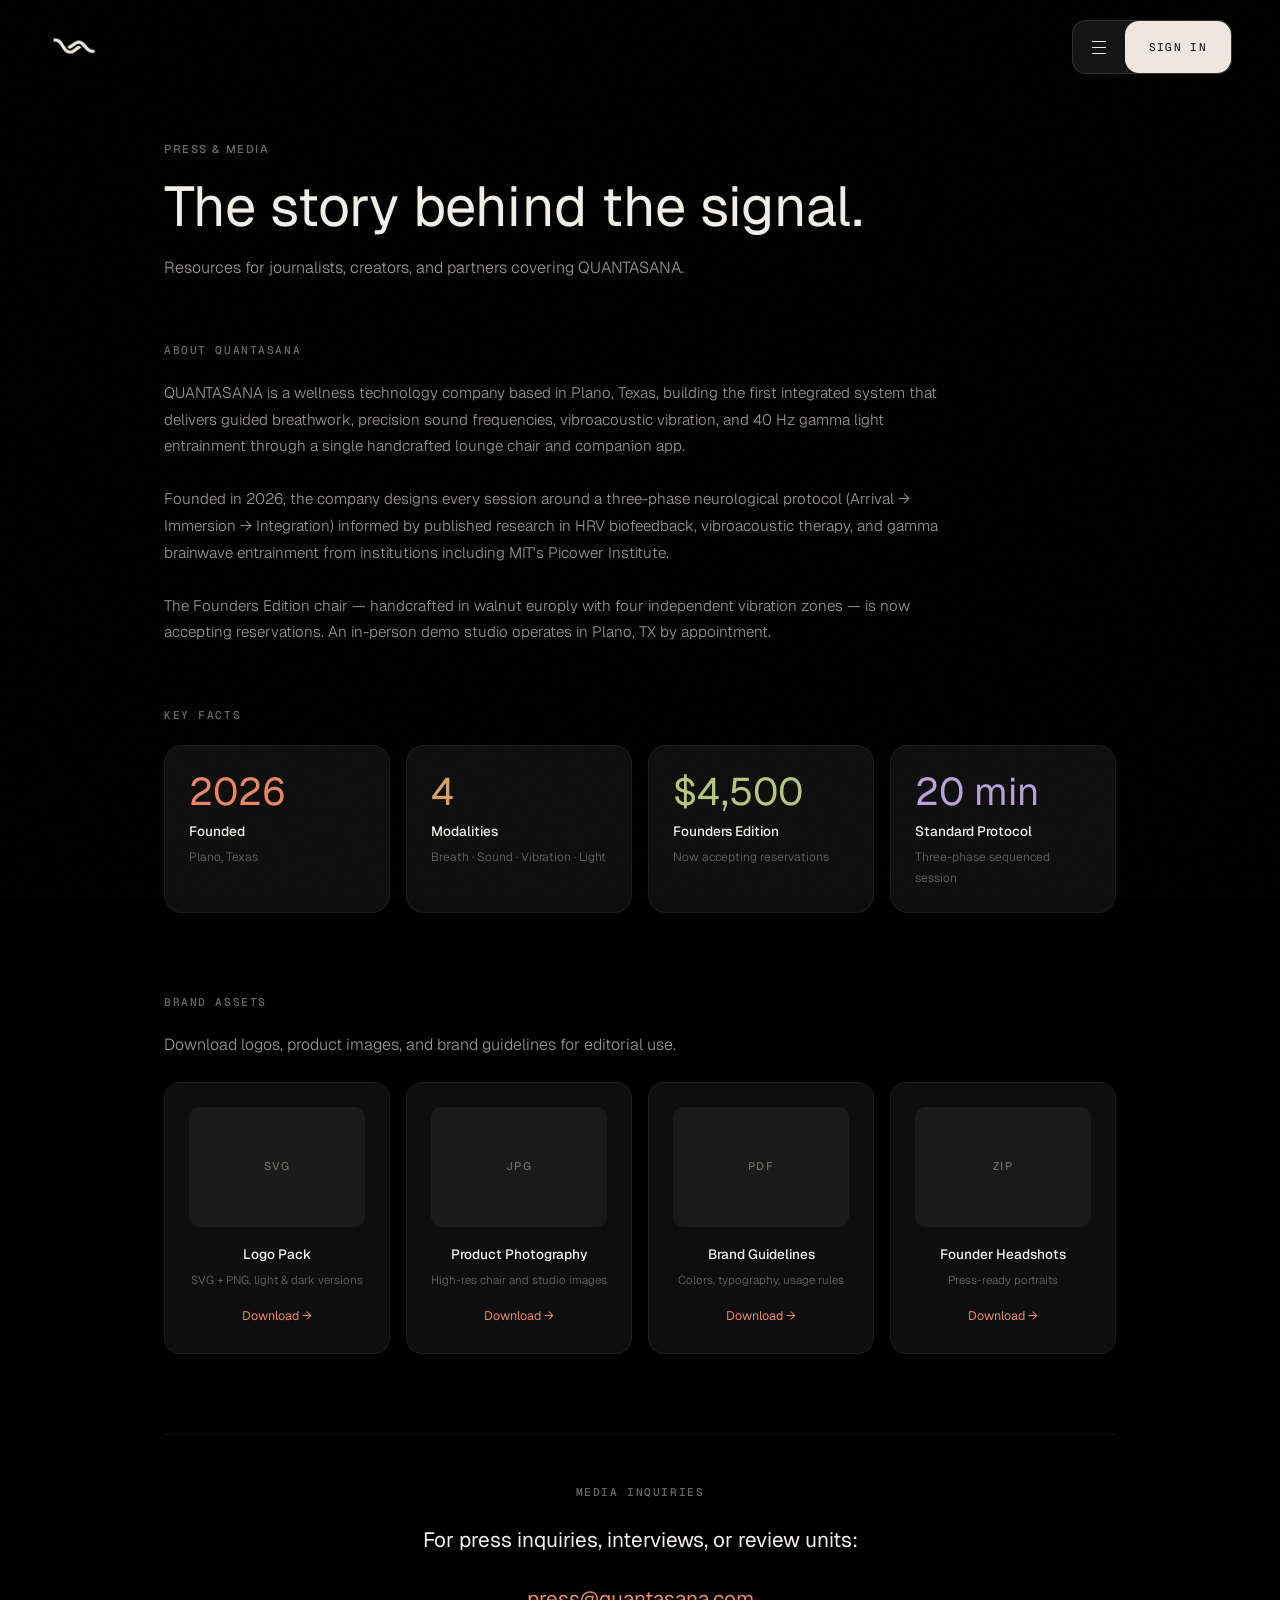
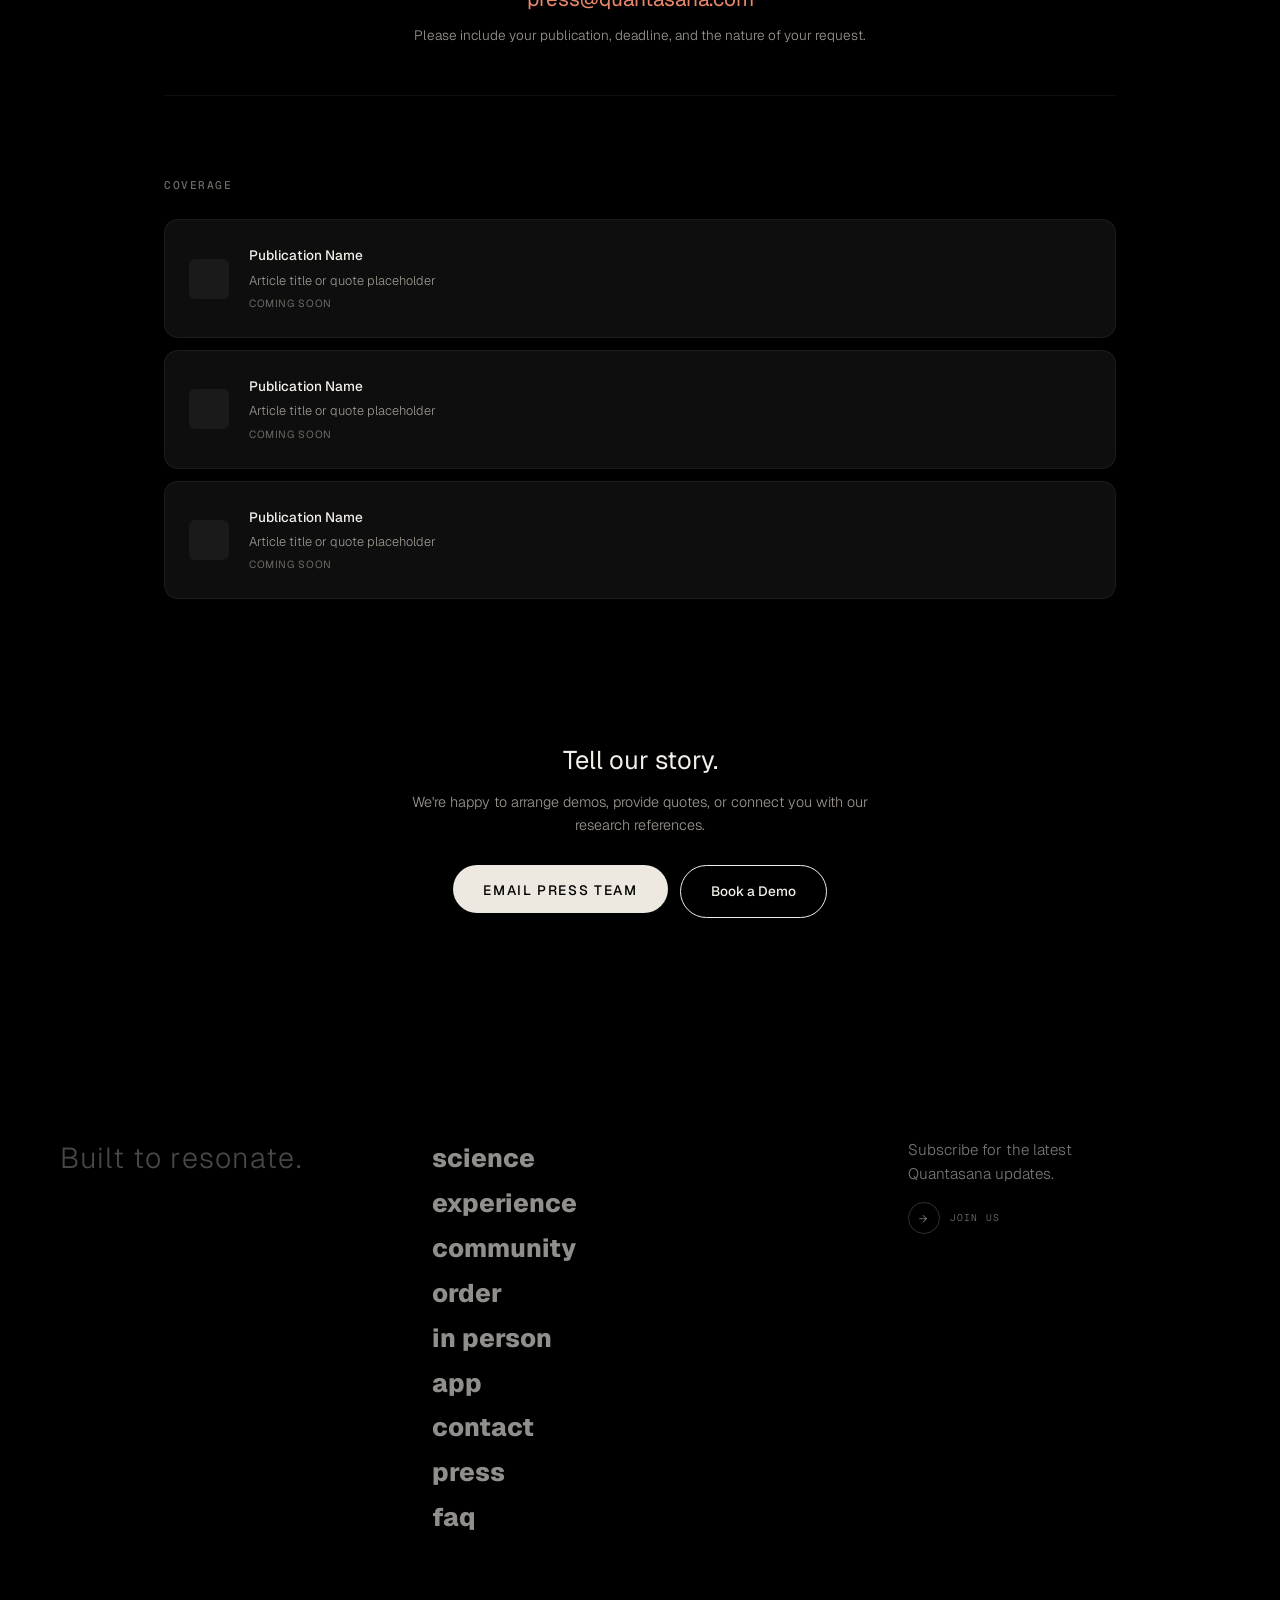
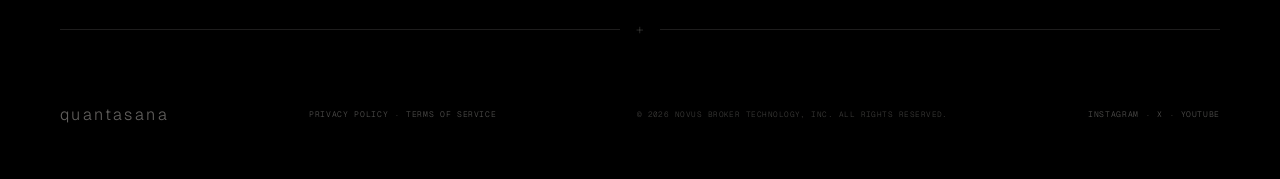
<file: press.html>
<!DOCTYPE html>
<html lang="en">
<head>
  <meta charset="UTF-8">
  <meta name="viewport" content="width=device-width, initial-scale=1.0">
  <title>QUANTASANA — Press & Media</title>
  <meta name="description" content="Press resources, brand assets, and media information for Quantasana.">
  <link rel="icon" type="image/svg+xml" href="favicon.svg">
  <link rel="preconnect" href="https://fonts.googleapis.com">
  <link rel="preconnect" href="https://fonts.gstatic.com" crossorigin>
  <link href="https://fonts.googleapis.com/css2?family=Geist:wght@300..700&family=Geist+Mono:wght@400;500&display=swap" rel="stylesheet">
  <link rel="stylesheet" href="styles.css?v=16">
  <link rel="stylesheet" href="orbit.css?v=2">
  <style>
    :root {
      --bg-deep: #000000;
      --bg-card: #0E0E0E;
      --bg-card-hover: #141414;
      --bg-elevated: #1A1A1A;
      --text-primary: #F2EEE8;
      --text-secondary: #9C978F;
      --text-muted: #6E6A64;
      --accent-teal: #E8876A;
      --accent-warm: #D9A066;
      --accent-green: #B7C77E;
      --accent-red: #E8876A;
      --accent-purple: #B9A3D9;
      --border: rgba(255,255,255,0.06);
      --ease: cubic-bezier(0.25, 1, 0.5, 1);
    }
    body {
      margin: 0;
      background: var(--bg-deep);
      color: var(--text-primary);
      font-family: 'Geist', sans-serif;
      -webkit-font-smoothing: antialiased;
      -moz-osx-font-smoothing: grayscale;
    }
    .noise-overlay {
      position: fixed;
      inset: 0;
      z-index: 9999;
      pointer-events: none;
      opacity: 0.025;
    }

    .press-page {
      max-width: 1000px;
      margin: 0 auto;
      padding: 140px 24px 80px;
    }
    .container-narrow {
      max-width: 800px;
    }

    /* Hero */
    .press-label {
      font-size: 0.7rem;
      font-weight: 500;
      text-transform: uppercase;
      letter-spacing: 0.14em;
      color: var(--text-muted);
      margin-bottom: 16px;
    }
    .press-heading {
      font-family: 'Geist', sans-serif;
      font-size: clamp(2.2rem, 5vw, 3.5rem);
      font-weight: 400;
      color: var(--text-primary);
      line-height: 1.15;
      margin-bottom: 16px;
    }
    .press-subtext {
      font-size: 1rem;
      font-weight: 300;
      color: var(--text-secondary);
      line-height: 1.6;
      margin-bottom: 60px;
    }

    /* Section labels */
    .section-label {
      font-size: 0.7rem;
      font-weight: 500;
      text-transform: uppercase;
      letter-spacing: 0.14em;
      color: var(--text-muted);
      margin-bottom: 20px;
    }
    .section-heading {
      font-family: 'Geist', sans-serif;
      font-size: 1.3rem;
      font-weight: 400;
      color: var(--text-primary);
      margin-bottom: 12px;
    }

    /* Brand overview */
    .brand-text {
      font-size: 0.95rem;
      font-weight: 300;
      color: var(--text-secondary);
      line-height: 1.75;
      margin-bottom: 60px;
    }

    /* Key facts grid */
    .facts-grid {
      display: grid;
      grid-template-columns: repeat(4, 1fr);
      gap: 16px;
      margin-bottom: 80px;
    }
    @media (max-width: 768px) {
      .facts-grid { grid-template-columns: repeat(2, 1fr); }
    }
    @media (max-width: 480px) {
      .facts-grid { grid-template-columns: 1fr; }
    }
    .fact-card {
      background: var(--bg-card);
      border: 1px solid var(--border);
      border-radius: 18px;
      padding: 1.5rem;
    }
    .fact-stat {
      font-family: 'Geist', sans-serif;
      font-size: 2.4rem;
      font-weight: 400;
      line-height: 1.1;
      margin-bottom: 8px;
    }
    .fact-stat.teal { color: var(--accent-teal); }
    .fact-stat.warm { color: var(--accent-warm); }
    .fact-stat.green { color: var(--accent-green); }
    .fact-stat.purple { color: var(--accent-purple); }
    .fact-label {
      font-weight: 500;
      font-size: 0.85rem;
      color: var(--text-primary);
      margin-bottom: 4px;
    }
    .fact-detail {
      font-size: 0.75rem;
      font-weight: 300;
      color: var(--text-muted);
    }

    /* Assets grid */
    .assets-grid {
      display: grid;
      grid-template-columns: repeat(4, 1fr);
      gap: 16px;
      margin-bottom: 80px;
      margin-top: 24px;
    }
    @media (max-width: 768px) {
      .assets-grid { grid-template-columns: repeat(2, 1fr); }
    }
    @media (max-width: 480px) {
      .assets-grid { grid-template-columns: 1fr; }
    }
    .asset-card {
      background: var(--bg-card);
      border: 1px solid var(--border);
      border-radius: 16px;
      padding: 1.5rem;
      text-align: center;
    }
    .asset-preview {
      width: 100%;
      height: 120px;
      background: var(--bg-elevated);
      border-radius: 10px;
      display: flex;
      align-items: center;
      justify-content: center;
      margin-bottom: 16px;
    }
    .asset-preview span {
      font-size: 0.7rem;
      font-weight: 500;
      text-transform: uppercase;
      letter-spacing: 0.1em;
      color: var(--text-muted);
    }
    .asset-title {
      font-weight: 500;
      font-size: 0.85rem;
      color: var(--text-primary);
      margin-bottom: 4px;
    }
    .asset-subtitle {
      font-size: 0.72rem;
      font-weight: 300;
      color: var(--text-muted);
      margin-bottom: 12px;
    }
    .asset-link {
      font-size: 0.78rem;
      color: var(--accent-teal);
      text-decoration: none;
      font-weight: 400;
      transition: opacity 0.3s;
    }
    .asset-link:hover { opacity: 0.8; }

    /* Press contact */
    .press-contact {
      text-align: center;
      margin-bottom: 80px;
      padding: 48px 0;
      border-top: 1px solid var(--border);
      border-bottom: 1px solid var(--border);
    }
    .press-contact-email {
      font-size: 1.3rem;
      color: var(--accent-teal);
      text-decoration: none;
      font-weight: 400;
      transition: opacity 0.3s;
      display: inline-block;
      margin: 12px 0 8px;
    }
    .press-contact-email:hover { opacity: 0.8; }
    .press-contact-sub {
      font-size: 0.85rem;
      font-weight: 300;
      color: var(--text-secondary);
    }

    /* Coverage / In the News */
    .coverage-grid {
      display: flex;
      flex-direction: column;
      gap: 12px;
      margin-bottom: 80px;
      margin-top: 24px;
    }
    .coverage-card {
      background: var(--bg-card);
      border: 1px solid var(--border);
      border-radius: 14px;
      padding: 1.5rem;
      display: flex;
      align-items: center;
      gap: 20px;
    }
    .coverage-logo {
      width: 40px;
      height: 40px;
      min-width: 40px;
      background: var(--bg-elevated);
      border-radius: 6px;
    }
    .coverage-text {}
    .coverage-pub {
      font-weight: 500;
      font-size: 0.85rem;
      color: var(--text-primary);
      margin-bottom: 2px;
    }
    .coverage-title {
      font-size: 0.8rem;
      font-weight: 300;
      color: var(--text-secondary);
      margin-bottom: 4px;
    }
    .coverage-soon {
      font-size: 0.65rem;
      font-weight: 400;
      text-transform: uppercase;
      letter-spacing: 0.06em;
      color: var(--text-muted);
    }

    /* CTA */
    .press-cta {
      text-align: center;
      padding: 60px 0 40px;
    }
    .press-cta h2 {
      font-family: 'Geist', sans-serif;
      font-size: 1.6rem;
      font-weight: 400;
      color: var(--text-primary);
      margin-bottom: 8px;
    }
    .press-cta p {
      font-size: 0.9rem;
      font-weight: 300;
      color: var(--text-secondary);
      max-width: 500px;
      margin: 0 auto 28px;
      line-height: 1.6;
    }
    .press-cta-btns {
      display: flex;
      justify-content: center;
      gap: 12px;
      flex-wrap: wrap;
    }
    .btn-primary {
      display: inline-block;
      padding: 14px 30px;
      background: var(--accent-teal);
      color: #000000;
      font-family: 'Geist', sans-serif;
      font-weight: 500;
      font-size: 0.85rem;
      text-decoration: none;
      border-radius: 60px;
      transition: transform 0.3s var(--ease), opacity 0.3s;
    }
    .btn-primary:hover { transform: translateY(-2px); opacity: 0.9; }
    .btn-ghost {
      display: inline-block;
      padding: 14px 30px;
      background: transparent;
      color: var(--text-primary);
      font-family: 'Geist', sans-serif;
      font-weight: 500;
      font-size: 0.85rem;
      text-decoration: none;
      border-radius: 60px;
      border: 1px solid var(--border);
      transition: border-color 0.3s, transform 0.3s var(--ease);
    }
    .btn-ghost:hover { border-color: var(--text-muted); transform: translateY(-2px); }

    /* Reveal */
    .reveal {
      opacity: 0;
      transform: translateY(30px);
      transition: opacity 0.8s var(--ease), transform 0.8s var(--ease);
    }
    .reveal.visible { opacity: 1; transform: translateY(0); }
  </style>
</head>
<body>

  <div class="noise-overlay">
    <svg width="100%" height="100%"><filter id="noise"><feTurbulence type="fractalNoise" baseFrequency="0.85" numOctaves="4" stitchTiles="stitch"/></filter><rect width="100%" height="100%" filter="url(#noise)"/></svg>
  </div>

  <!-- NAVIGATION -->
  <nav class="nav" id="nav">
    <div class="nav__inner">
      <a href="index.html" class="nav__logo" aria-label="QUANTASANA home">
        <img src="images/orbit/mark-bone.png" class="nav__logo-svg" alt="QUANTASANA" aria-hidden="true">
      </a>
      <div class="nav__right">
        <div class="nav__flyout" id="navFlyout" aria-hidden="true">
          <a href="about.html" class="nav__flyout-link" style="--i:0"><span>About</span></a>
          <a href="index.html#system" class="nav__flyout-link" style="--i:1"><span>Experience</span></a>
          <a href="index.html#community" class="nav__flyout-link" style="--i:2"><span>Community</span></a>
          <a href="in-person.html" class="nav__flyout-link" style="--i:3"><span>In Person</span></a>
          <a href="app.html" class="nav__flyout-link" style="--i:4"><span>Digital</span></a>
        </div>
        <div class="nav__pill" id="navPill">
          <div class="nav__actions">
            <button class="nav__hamburger" id="navHamburger" aria-label="Toggle menu" aria-expanded="false">
              <span class="nav__hamburger-line nav__hamburger-line--top"></span>
              <span class="nav__hamburger-line nav__hamburger-line--mid"></span>
              <span class="nav__hamburger-line nav__hamburger-line--bot"></span>
              <span class="nav__x-line nav__x-line--1"></span>
              <span class="nav__x-line nav__x-line--2"></span>
            </button>
            <a href="javascript:void(0)" class="nav__order-btn" onclick="openSignInModal('create')">Sign In</a>
          </div>
          <div class="nav__dropdown" id="navDropdown">
            <a href="about.html" class="nav__dropdown-link" style="--i:0">About</a>
            <a href="index.html#system" class="nav__dropdown-link" style="--i:1">Experience</a>
            <a href="index.html#community" class="nav__dropdown-link" style="--i:2">Community</a>
            <a href="in-person.html" class="nav__dropdown-link" style="--i:3">In Person</a>
            <a href="app.html" class="nav__dropdown-link" style="--i:4">Digital</a>
          </div>
        </div>
      </div>
    </div>
  </nav>

  <!-- PAGE CONTENT -->
  <div class="press-page">

    <!-- Hero -->
    <div class="reveal">
      <p class="press-label">Press & Media</p>
      <h1 class="press-heading">The story behind the signal.</h1>
      <p class="press-subtext">Resources for journalists, creators, and partners covering QUANTASANA.</p>
    </div>

    <!-- BRAND OVERVIEW -->
    <div class="reveal container-narrow">
      <p class="section-label">About QUANTASANA</p>
      <div class="brand-text">
        <p>QUANTASANA is a wellness technology company based in Plano, Texas, building the first integrated system that delivers guided breathwork, precision sound frequencies, vibroacoustic vibration, and 40 Hz gamma light entrainment through a single handcrafted lounge chair and companion app.</p>
        <br>
        <p>Founded in 2026, the company designs every session around a three-phase neurological protocol (Arrival → Immersion → Integration) informed by published research in HRV biofeedback, vibroacoustic therapy, and gamma brainwave entrainment from institutions including MIT's Picower Institute.</p>
        <br>
        <p>The Founders Edition chair — handcrafted in walnut europly with four independent vibration zones — is now accepting reservations. An in-person demo studio operates in Plano, TX by appointment.</p>
      </div>
    </div>

    <!-- KEY FACTS -->
    <div class="reveal">
      <p class="section-label">Key Facts</p>
      <div class="facts-grid">
        <div class="fact-card">
          <div class="fact-stat teal">2026</div>
          <div class="fact-label">Founded</div>
          <div class="fact-detail">Plano, Texas</div>
        </div>
        <div class="fact-card">
          <div class="fact-stat warm">4</div>
          <div class="fact-label">Modalities</div>
          <div class="fact-detail">Breath · Sound · Vibration · Light</div>
        </div>
        <div class="fact-card">
          <div class="fact-stat green">$4,500</div>
          <div class="fact-label">Founders Edition</div>
          <div class="fact-detail">Now accepting reservations</div>
        </div>
        <div class="fact-card">
          <div class="fact-stat purple">20 min</div>
          <div class="fact-label">Standard Protocol</div>
          <div class="fact-detail">Three-phase sequenced session</div>
        </div>
      </div>
    </div>

    <!-- BRAND ASSETS -->
    <div class="reveal">
      <p class="section-label">Brand Assets</p>
      <p class="press-subtext" style="margin-bottom:0;">Download logos, product images, and brand guidelines for editorial use.</p>
      <div class="assets-grid">
        <div class="asset-card">
          <div class="asset-preview"><span>SVG</span></div>
          <div class="asset-title">Logo Pack</div>
          <div class="asset-subtitle">SVG + PNG, light & dark versions</div>
          <a href="#" class="asset-link">Download →</a>
        </div>
        <div class="asset-card">
          <div class="asset-preview"><span>JPG</span></div>
          <div class="asset-title">Product Photography</div>
          <div class="asset-subtitle">High-res chair and studio images</div>
          <a href="#" class="asset-link">Download →</a>
        </div>
        <div class="asset-card">
          <div class="asset-preview"><span>PDF</span></div>
          <div class="asset-title">Brand Guidelines</div>
          <div class="asset-subtitle">Colors, typography, usage rules</div>
          <a href="#" class="asset-link">Download →</a>
        </div>
        <div class="asset-card">
          <div class="asset-preview"><span>ZIP</span></div>
          <div class="asset-title">Founder Headshots</div>
          <div class="asset-subtitle">Press-ready portraits</div>
          <a href="#" class="asset-link">Download →</a>
        </div>
      </div>
    </div>

    <!-- PRESS CONTACT -->
    <div class="press-contact reveal">
      <p class="section-label">Media Inquiries</p>
      <p class="section-heading">For press inquiries, interviews, or review units:</p>
      <a href="mailto:press@quantasana.com" class="press-contact-email">press@quantasana.com</a>
      <p class="press-contact-sub">Please include your publication, deadline, and the nature of your request.</p>
    </div>

    <!-- IN THE NEWS -->
    <div class="reveal">
      <p class="section-label">Coverage</p>
      <div class="coverage-grid">
        <div class="coverage-card">
          <div class="coverage-logo"></div>
          <div class="coverage-text">
            <div class="coverage-pub">Publication Name</div>
            <div class="coverage-title">Article title or quote placeholder</div>
            <div class="coverage-soon">Coming soon</div>
          </div>
        </div>
        <div class="coverage-card">
          <div class="coverage-logo"></div>
          <div class="coverage-text">
            <div class="coverage-pub">Publication Name</div>
            <div class="coverage-title">Article title or quote placeholder</div>
            <div class="coverage-soon">Coming soon</div>
          </div>
        </div>
        <div class="coverage-card">
          <div class="coverage-logo"></div>
          <div class="coverage-text">
            <div class="coverage-pub">Publication Name</div>
            <div class="coverage-title">Article title or quote placeholder</div>
            <div class="coverage-soon">Coming soon</div>
          </div>
        </div>
      </div>
    </div>

    <!-- CTA -->
    <div class="press-cta reveal">
      <h2>Tell our story.</h2>
      <p>We're happy to arrange demos, provide quotes, or connect you with our research references.</p>
      <div class="press-cta-btns">
        <a href="mailto:press@quantasana.com" class="btn-primary">Email Press Team</a>
        <a href="in-person.html" class="btn-ghost">Book a Demo</a>
      </div>
    </div>

  </div>

  <!-- FOOTER -->
  <div class="footer-wrapper">
    <footer id="footer" class="site-footer">
      <div class="footer-content">
        <div class="footer-top">
          <div class="footer-tagline">
            <p class="footer-tagline-text">Built to resonate.</p>
          </div>
          <nav class="footer-nav">
            <a href="index.html#science" class="footer-link">science</a>
            <a href="index.html#system" class="footer-link">experience</a>
            <a href="index.html#community" class="footer-link">community</a>
            <a href="order.html" class="footer-link">order</a>
            <a href="in-person.html" class="footer-link">in person</a>
            <a href="app.html" class="footer-link">app</a>
            <a href="contact.html" class="footer-link">contact</a>
            <a href="press.html" class="footer-link">press</a>
            <a href="faq.html" class="footer-link">faq</a>
          </nav>
          <div class="footer-subscribe">
            <p class="footer-subscribe-text">Subscribe for the latest<br>Quantasana updates.</p>
            <a href="index.html#community" class="footer-join">
              <span class="footer-join-arrow">→</span>
              JOIN US
            </a>
          </div>
        </div>
        <div class="footer-divider"><span>+</span></div>
        <div class="footer-bottom">
          <div class="footer-logo">quantasana</div>
          <div class="footer-legal">
            <a href="privacy.html" class="footer-legal-link">PRIVACY POLICY</a>
            <span class="footer-legal-dot">·</span>
            <a href="terms.html" class="footer-legal-link">TERMS OF SERVICE</a>
          </div>
          <div class="footer-copyright">© 2026 NOVUS BROKER TECHNOLOGY, INC. ALL RIGHTS RESERVED.</div>
          <div class="footer-socials">
            <a href="https://instagram.com/quantasana" class="footer-social-link" target="_blank">INSTAGRAM</a>
            <span class="footer-legal-dot">·</span>
            <a href="https://x.com/quantasana" class="footer-social-link" target="_blank">X</a>
            <span class="footer-legal-dot">·</span>
            <a href="https://youtube.com/@quantasana" class="footer-social-link" target="_blank">YOUTUBE</a>
          </div>
        </div>
      </div>
    </footer>
  </div>

  <script src="main.js?v=16"></script>
  <script>
  (function() {
    var reveals = document.querySelectorAll('.reveal');
    if (reveals.length) {
      var observer = new IntersectionObserver(function(entries) {
        entries.forEach(function(entry) {
          if (entry.isIntersecting) {
            entry.target.classList.add('visible');
            observer.unobserve(entry.target);
          }
        });
      }, { threshold: 0.1 });
      reveals.forEach(function(el) { observer.observe(el); });
    }
  })();
  </script>

</body>
</html>
</file>
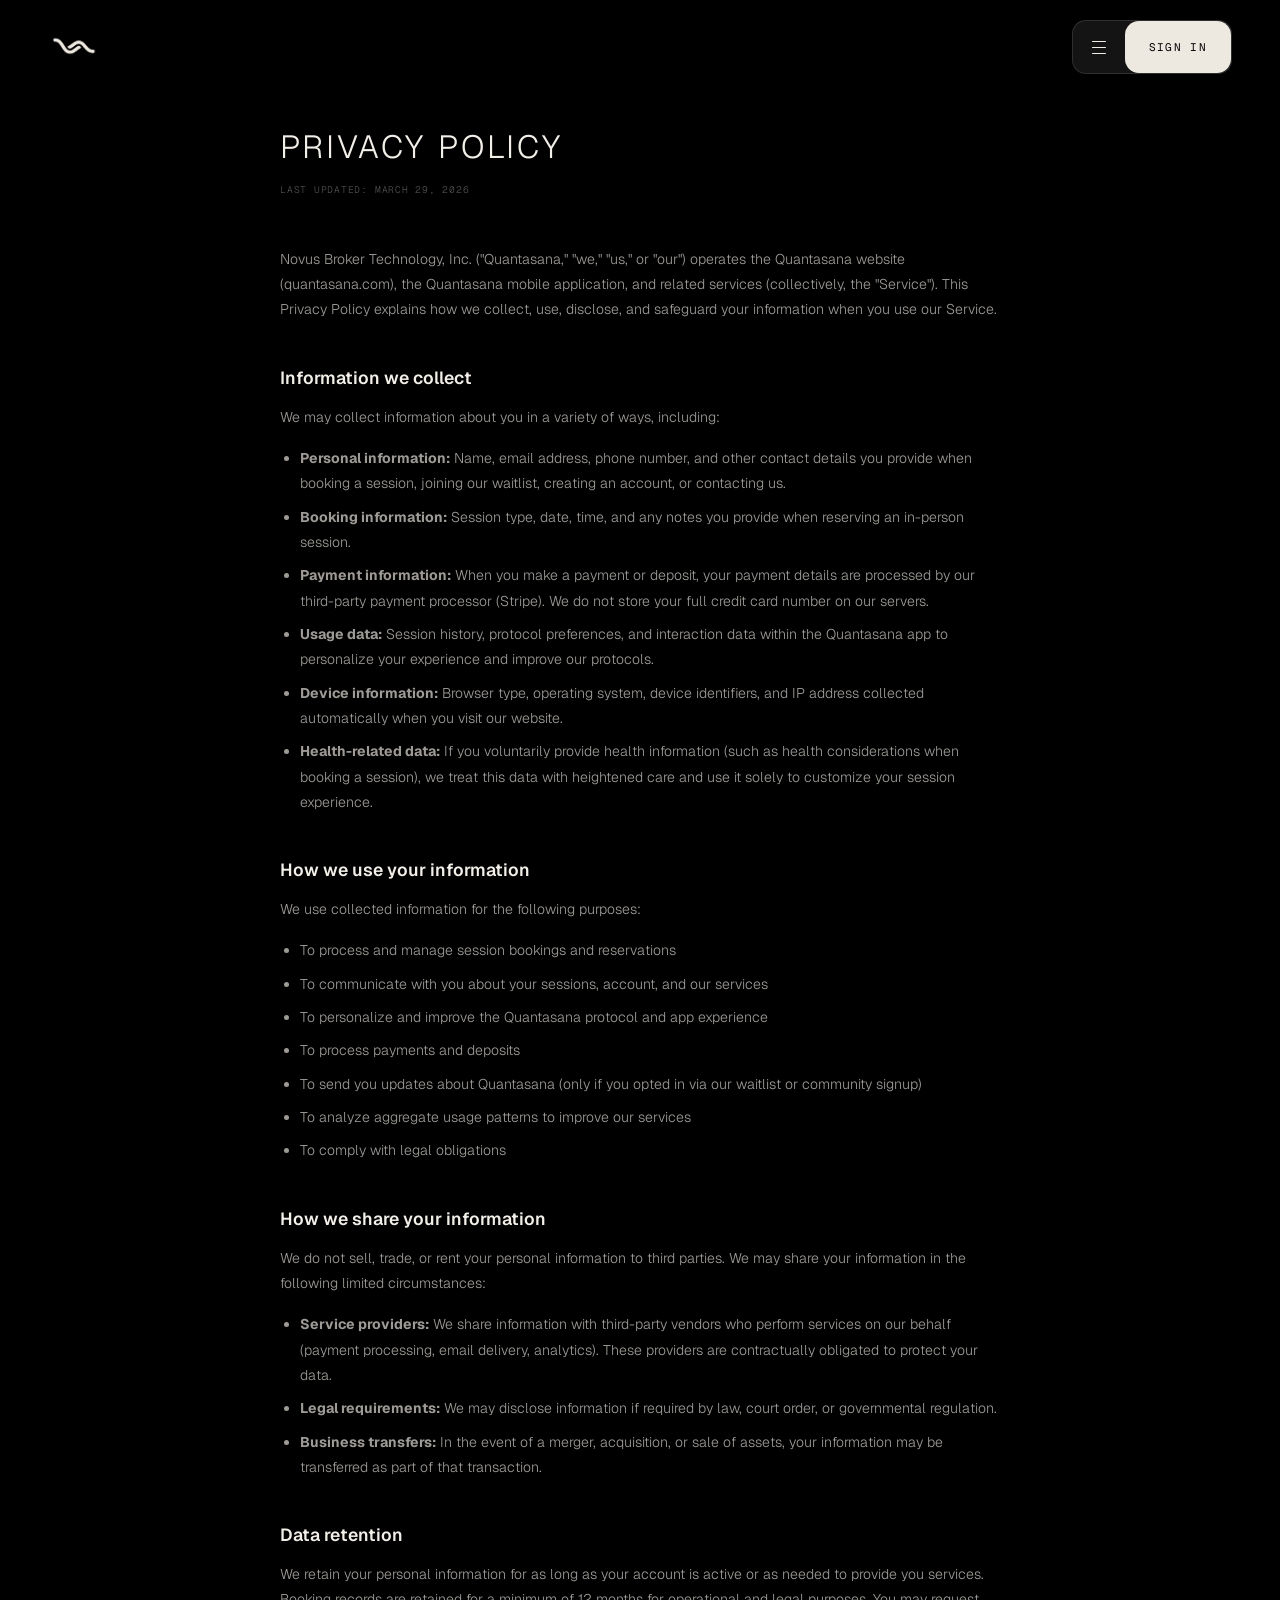
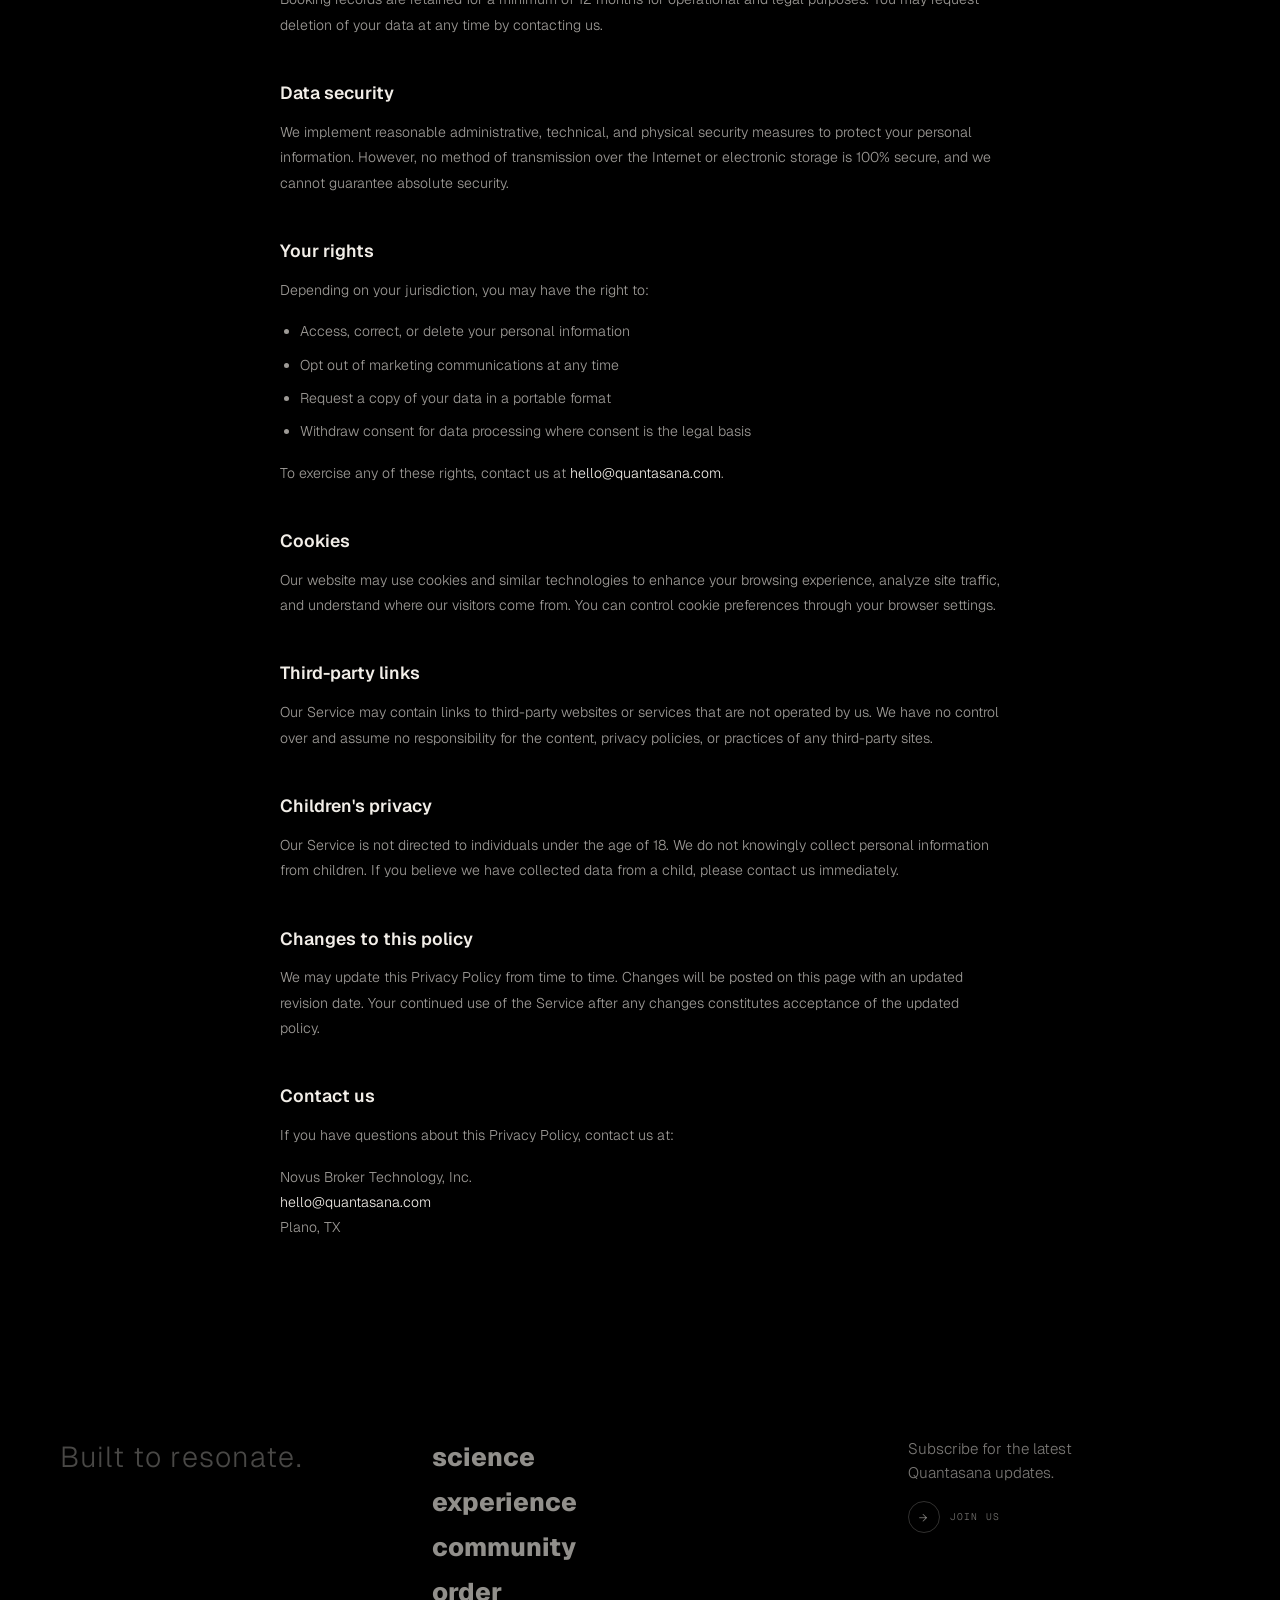
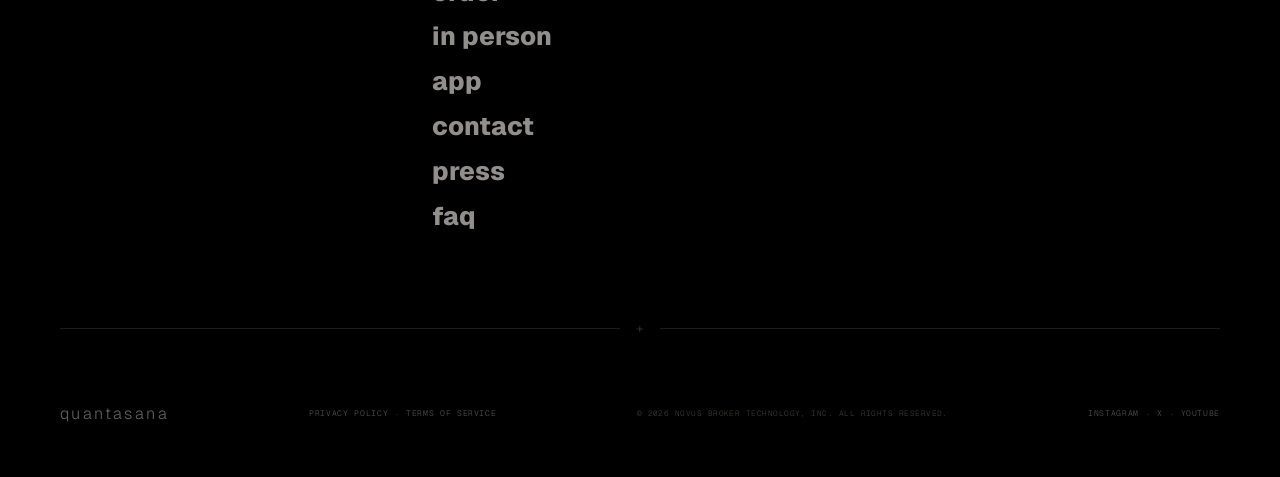
<file: privacy.html>
<!DOCTYPE html>
<html lang="en">
<head>
  <meta charset="UTF-8">
  <meta name="viewport" content="width=device-width, initial-scale=1.0">
  <title>QUANTASANA — Privacy Policy</title>
  <meta name="description" content="Quantasana privacy policy — how we collect, use, and protect your information.">
  <link rel="icon" type="image/svg+xml" href="favicon.svg">
  <link rel="preconnect" href="https://fonts.googleapis.com">
  <link rel="preconnect" href="https://fonts.gstatic.com" crossorigin>
  <link href="https://fonts.googleapis.com/css2?family=Geist:wght@300..700&family=Geist+Mono:wght@400;500&display=swap" rel="stylesheet">
  <link rel="stylesheet" href="styles.css?v=16">
  <link rel="stylesheet" href="orbit.css?v=2">
  <style>
    .legal-page {
      background: #000000;
      min-height: 100vh;
      padding: 120px 40px 80px;
    }
    .legal-content {
      max-width: 720px;
      margin: 0 auto;
    }
    .legal-title {
      font-family: 'Geist', sans-serif;
      font-weight: 300;
      font-size: 2rem;
      letter-spacing: 0.1em;
      text-transform: uppercase;
      color: #F2EEE8;
      margin-bottom: 8px;
    }
    .legal-updated {
      font-family: 'Geist Mono', monospace;
      font-size: 0.6rem;
      letter-spacing: 0.08em;
      color: rgba(242, 238, 232, 0.35);
      text-transform: uppercase;
      margin-bottom: 48px;
      display: block;
    }
    .legal-content h2 {
      font-family: 'Geist', sans-serif;
      font-weight: 600;
      font-size: 1.1rem;
      color: #F2EEE8;
      margin-top: 40px;
      margin-bottom: 12px;
    }
    .legal-content p {
      font-family: 'Geist', sans-serif;
      font-weight: 300;
      font-size: 0.88rem;
      line-height: 1.8;
      color: rgba(242, 238, 232, 0.65);
      margin-bottom: 16px;
    }
    .legal-content ul {
      padding-left: 20px;
      margin-bottom: 16px;
    }
    .legal-content li {
      font-family: 'Geist', sans-serif;
      font-weight: 300;
      font-size: 0.88rem;
      line-height: 1.8;
      color: rgba(242, 238, 232, 0.65);
      margin-bottom: 8px;
    }
    .legal-content a {
      color: #F2EEE8;
      text-decoration: none;
    }
    .legal-content a:hover {
      text-decoration: underline;
    }
    @media (max-width: 768px) {
      .legal-page {
        padding: 100px 24px 60px;
      }
      .legal-title {
        font-size: 1.5rem;
      }
    }
  </style>
</head>
<body>

  <nav class="nav" id="nav">
    <div class="nav__inner">
      <a href="index.html" class="nav__logo" aria-label="QUANTASANA home">
        <img src="images/orbit/mark-bone.png" class="nav__logo.png" alt="QUANTASANA" aria-hidden="true">
      </a>
      <div class="nav__right">
        <div class="nav__flyout" id="navFlyout" aria-hidden="true">
          <a href="about.html" class="nav__flyout-link" style="--i:0"><span>About</span></a>
          <a href="index.html#system" class="nav__flyout-link" style="--i:1"><span>Experience</span></a>
          <a href="index.html#community" class="nav__flyout-link" style="--i:2"><span>Community</span></a>
          <a href="in-person.html" class="nav__flyout-link" style="--i:3"><span>In Person</span></a>
          <a href="app.html" class="nav__flyout-link" style="--i:4"><span>Digital</span></a>
        </div>
        <div class="nav__pill" id="navPill">
          <div class="nav__actions">
            <button class="nav__hamburger" id="navHamburger" aria-label="Toggle menu" aria-expanded="false">
              <span class="nav__hamburger-line nav__hamburger-line--top"></span>
              <span class="nav__hamburger-line nav__hamburger-line--mid"></span>
              <span class="nav__hamburger-line nav__hamburger-line--bot"></span>
              <span class="nav__x-line nav__x-line--1"></span>
              <span class="nav__x-line nav__x-line--2"></span>
            </button>
            <a href="javascript:void(0)" class="nav__order-btn" onclick="openSignInModal('create')">Sign In</a>
          </div>
          <div class="nav__dropdown" id="navDropdown">
            <a href="about.html" class="nav__dropdown-link" style="--i:0">About</a>
            <a href="index.html#system" class="nav__dropdown-link" style="--i:1">Experience</a>
            <a href="index.html#community" class="nav__dropdown-link" style="--i:2">Community</a>
            <a href="in-person.html" class="nav__dropdown-link" style="--i:3">In Person</a>
            <a href="app.html" class="nav__dropdown-link" style="--i:4">Digital</a>
          </div>
        </div>
      </div>
    </div>
  </nav>

  <div class="legal-page">
    <div class="legal-content">

      <h1 class="legal-title">Privacy Policy</h1>
      <span class="legal-updated">Last updated: March 29, 2026</span>

      <p>Novus Broker Technology, Inc. ("Quantasana," "we," "us," or "our") operates the Quantasana website (quantasana.com), the Quantasana mobile application, and related services (collectively, the "Service"). This Privacy Policy explains how we collect, use, disclose, and safeguard your information when you use our Service.</p>

      <h2>Information we collect</h2>
      <p>We may collect information about you in a variety of ways, including:</p>
      <ul>
        <li><strong>Personal information:</strong> Name, email address, phone number, and other contact details you provide when booking a session, joining our waitlist, creating an account, or contacting us.</li>
        <li><strong>Booking information:</strong> Session type, date, time, and any notes you provide when reserving an in-person session.</li>
        <li><strong>Payment information:</strong> When you make a payment or deposit, your payment details are processed by our third-party payment processor (Stripe). We do not store your full credit card number on our servers.</li>
        <li><strong>Usage data:</strong> Session history, protocol preferences, and interaction data within the Quantasana app to personalize your experience and improve our protocols.</li>
        <li><strong>Device information:</strong> Browser type, operating system, device identifiers, and IP address collected automatically when you visit our website.</li>
        <li><strong>Health-related data:</strong> If you voluntarily provide health information (such as health considerations when booking a session), we treat this data with heightened care and use it solely to customize your session experience.</li>
      </ul>

      <h2>How we use your information</h2>
      <p>We use collected information for the following purposes:</p>
      <ul>
        <li>To process and manage session bookings and reservations</li>
        <li>To communicate with you about your sessions, account, and our services</li>
        <li>To personalize and improve the Quantasana protocol and app experience</li>
        <li>To process payments and deposits</li>
        <li>To send you updates about Quantasana (only if you opted in via our waitlist or community signup)</li>
        <li>To analyze aggregate usage patterns to improve our services</li>
        <li>To comply with legal obligations</li>
      </ul>

      <h2>How we share your information</h2>
      <p>We do not sell, trade, or rent your personal information to third parties. We may share your information in the following limited circumstances:</p>
      <ul>
        <li><strong>Service providers:</strong> We share information with third-party vendors who perform services on our behalf (payment processing, email delivery, analytics). These providers are contractually obligated to protect your data.</li>
        <li><strong>Legal requirements:</strong> We may disclose information if required by law, court order, or governmental regulation.</li>
        <li><strong>Business transfers:</strong> In the event of a merger, acquisition, or sale of assets, your information may be transferred as part of that transaction.</li>
      </ul>

      <h2>Data retention</h2>
      <p>We retain your personal information for as long as your account is active or as needed to provide you services. Booking records are retained for a minimum of 12 months for operational and legal purposes. You may request deletion of your data at any time by contacting us.</p>

      <h2>Data security</h2>
      <p>We implement reasonable administrative, technical, and physical security measures to protect your personal information. However, no method of transmission over the Internet or electronic storage is 100% secure, and we cannot guarantee absolute security.</p>

      <h2>Your rights</h2>
      <p>Depending on your jurisdiction, you may have the right to:</p>
      <ul>
        <li>Access, correct, or delete your personal information</li>
        <li>Opt out of marketing communications at any time</li>
        <li>Request a copy of your data in a portable format</li>
        <li>Withdraw consent for data processing where consent is the legal basis</li>
      </ul>
      <p>To exercise any of these rights, contact us at <a href="mailto:hello@quantasana.com">hello@quantasana.com</a>.</p>

      <h2>Cookies</h2>
      <p>Our website may use cookies and similar technologies to enhance your browsing experience, analyze site traffic, and understand where our visitors come from. You can control cookie preferences through your browser settings.</p>

      <h2>Third-party links</h2>
      <p>Our Service may contain links to third-party websites or services that are not operated by us. We have no control over and assume no responsibility for the content, privacy policies, or practices of any third-party sites.</p>

      <h2>Children's privacy</h2>
      <p>Our Service is not directed to individuals under the age of 18. We do not knowingly collect personal information from children. If you believe we have collected data from a child, please contact us immediately.</p>

      <h2>Changes to this policy</h2>
      <p>We may update this Privacy Policy from time to time. Changes will be posted on this page with an updated revision date. Your continued use of the Service after any changes constitutes acceptance of the updated policy.</p>

      <h2>Contact us</h2>
      <p>If you have questions about this Privacy Policy, contact us at:</p>
      <p>Novus Broker Technology, Inc.<br>
      <a href="mailto:hello@quantasana.com">hello@quantasana.com</a><br>
      Plano, TX</p>

    </div>
  </div>

  <div class="footer-wrapper">
    <footer id="footer" class="site-footer">
      <div class="footer-content">
        <div class="footer-top">
          <div class="footer-tagline">
            <p class="footer-tagline-text">Built to resonate.</p>
          </div>
          <nav class="footer-nav">
            <a href="index.html#science" class="footer-link">science</a>
            <a href="index.html#system" class="footer-link">experience</a>
            <a href="index.html#community" class="footer-link">community</a>
            <a href="order.html" class="footer-link">order</a>
            <a href="in-person.html" class="footer-link">in person</a>
            <a href="app.html" class="footer-link">app</a>
            <a href="contact.html" class="footer-link">contact</a>
            <a href="press.html" class="footer-link">press</a>
            <a href="faq.html" class="footer-link">faq</a>
          </nav>
          <div class="footer-subscribe">
            <p class="footer-subscribe-text">Subscribe for the latest<br>Quantasana updates.</p>
            <a href="index.html#community" class="footer-join">
              <span class="footer-join-arrow">→</span>
              JOIN US
            </a>
          </div>
        </div>
        <div class="footer-divider"><span>+</span></div>
        <div class="footer-bottom">
          <div class="footer-logo">quantasana</div>
          <div class="footer-legal">
            <a href="privacy.html" class="footer-legal-link">PRIVACY POLICY</a>
            <span class="footer-legal-dot">·</span>
            <a href="terms.html" class="footer-legal-link">TERMS OF SERVICE</a>
          </div>
          <div class="footer-copyright">© 2026 NOVUS BROKER TECHNOLOGY, INC. ALL RIGHTS RESERVED.</div>
          <div class="footer-socials">
            <a href="https://instagram.com/quantasana" class="footer-social-link" target="_blank">INSTAGRAM</a>
            <span class="footer-legal-dot">·</span>
            <a href="https://x.com/quantasana" class="footer-social-link" target="_blank">X</a>
            <span class="footer-legal-dot">·</span>
            <a href="https://youtube.com/@quantasana" class="footer-social-link" target="_blank">YOUTUBE</a>
          </div>
        </div>
      </div>
    </footer>
  </div>

  <script src="main.js?v=16"></script>
</body>
</html>
</file>
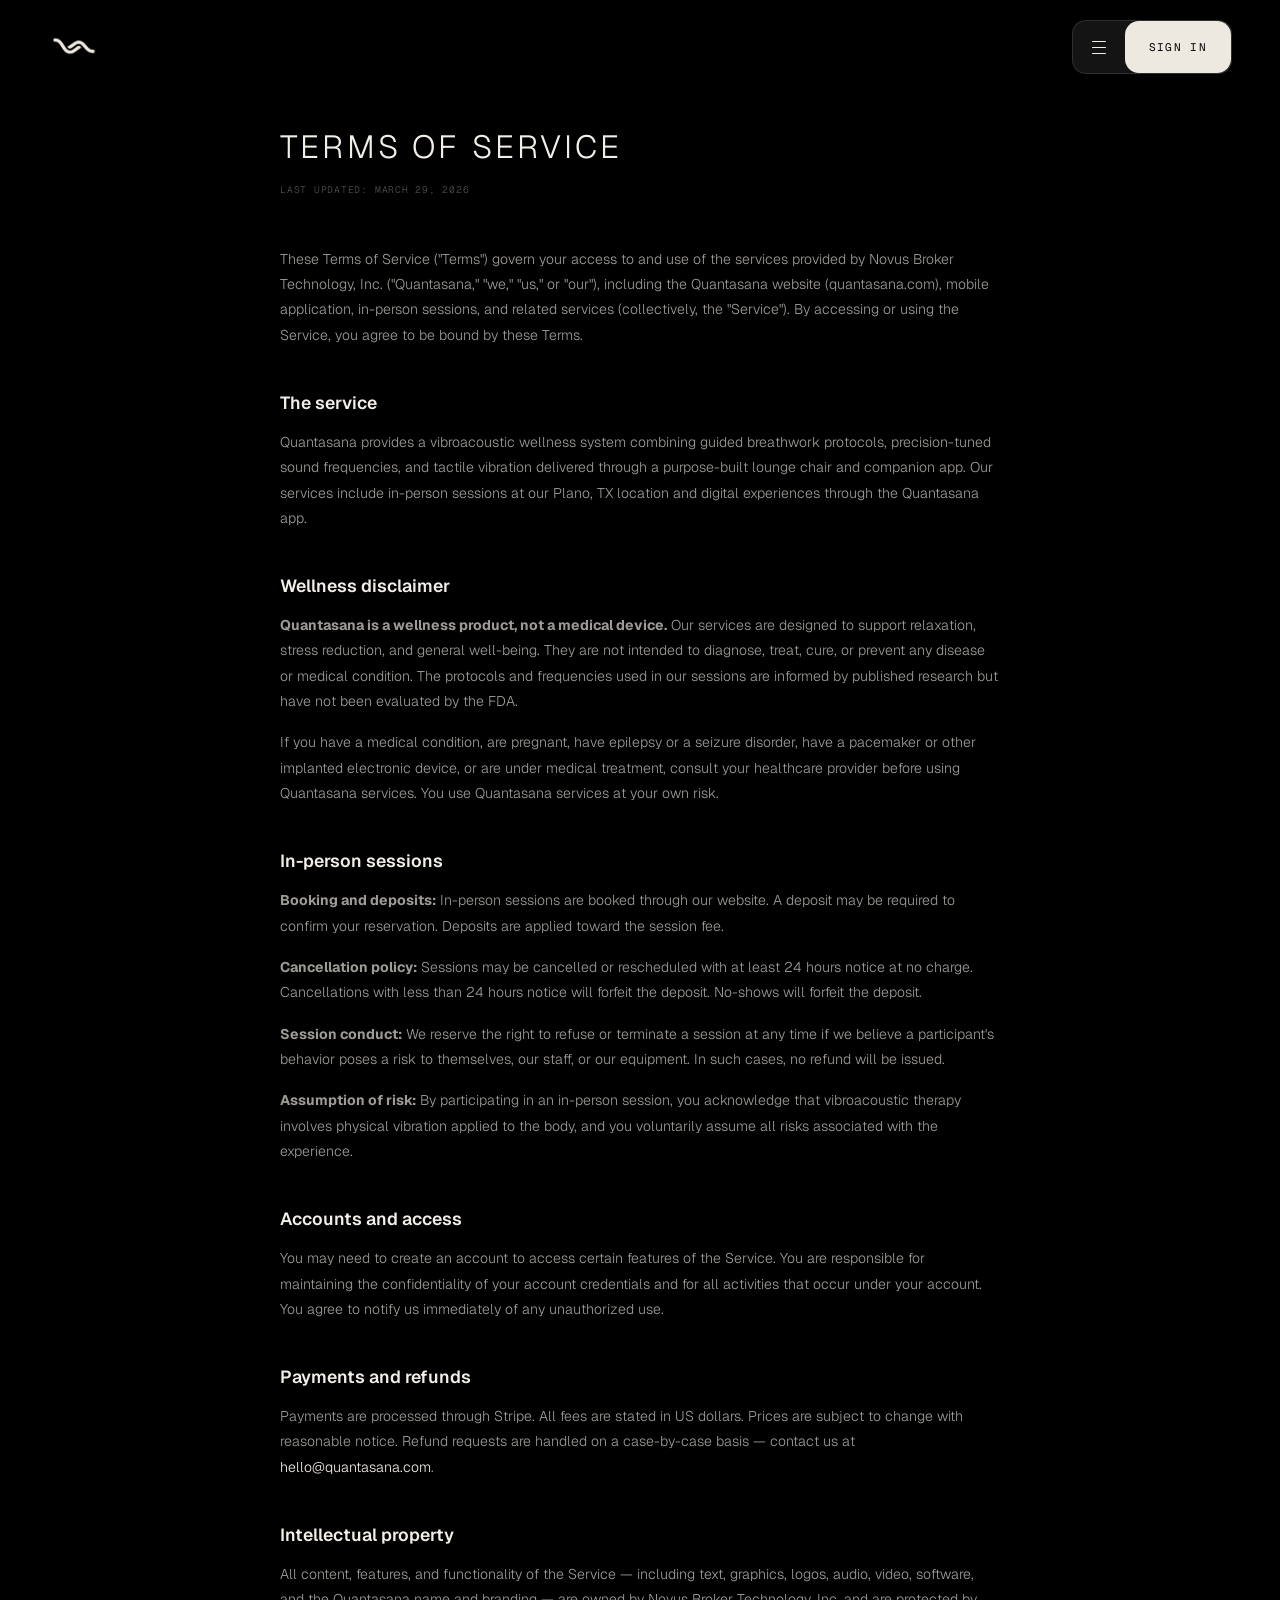
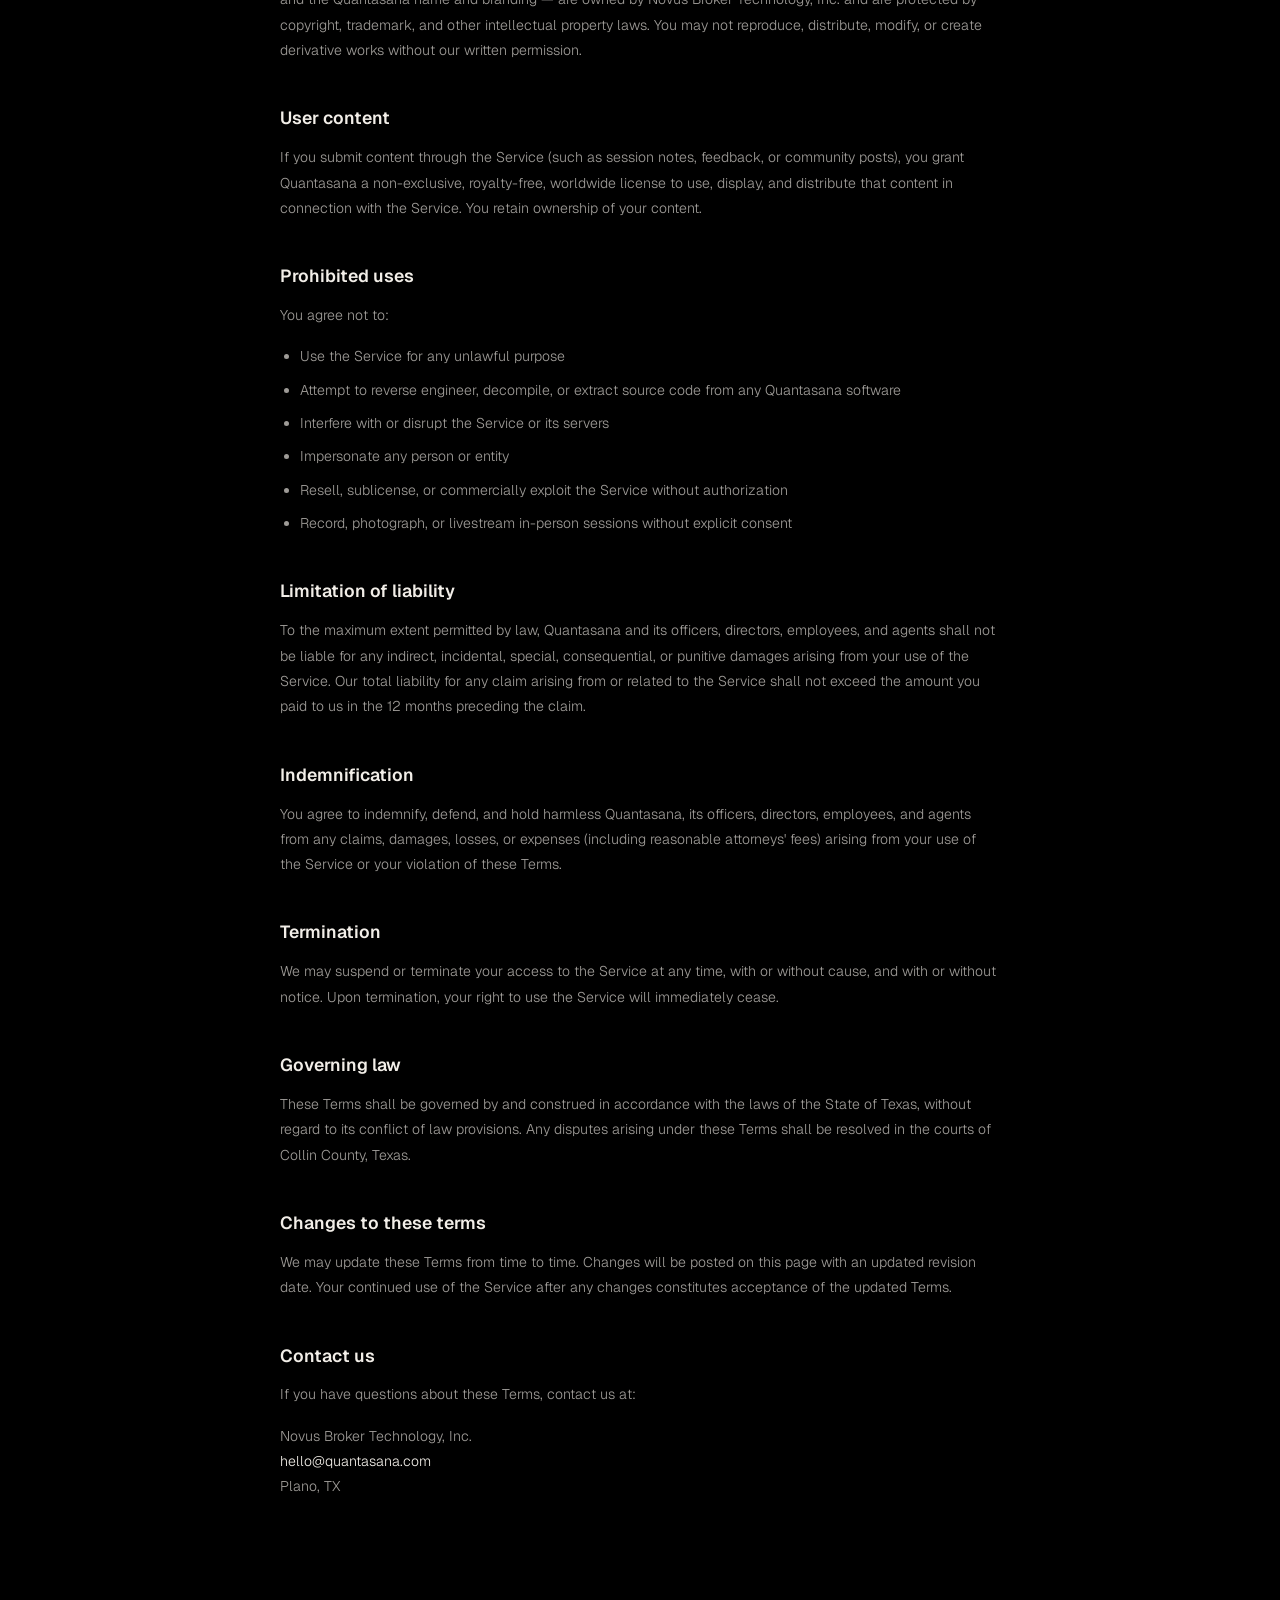
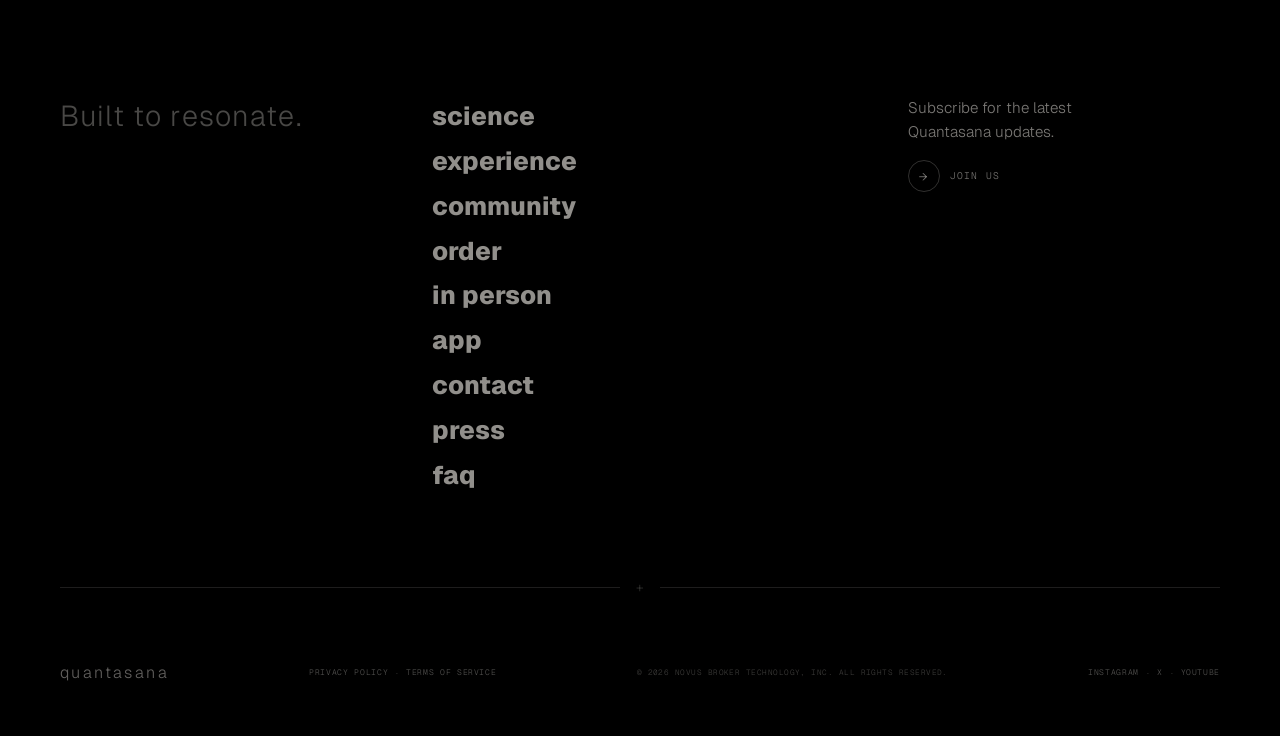
<file: terms.html>
<!DOCTYPE html>
<html lang="en">
<head>
  <meta charset="UTF-8">
  <meta name="viewport" content="width=device-width, initial-scale=1.0">
  <title>QUANTASANA — Terms of Service</title>
  <meta name="description" content="Quantasana terms of service — the rules governing use of our website, app, and in-person sessions.">
  <link rel="icon" type="image/svg+xml" href="favicon.svg">
  <link rel="preconnect" href="https://fonts.googleapis.com">
  <link rel="preconnect" href="https://fonts.gstatic.com" crossorigin>
  <link href="https://fonts.googleapis.com/css2?family=Geist:wght@300..700&family=Geist+Mono:wght@400;500&display=swap" rel="stylesheet">
  <link rel="stylesheet" href="styles.css?v=16">
  <link rel="stylesheet" href="orbit.css?v=2">
  <style>
    .legal-page {
      background: #000000;
      min-height: 100vh;
      padding: 120px 40px 80px;
    }
    .legal-content {
      max-width: 720px;
      margin: 0 auto;
    }
    .legal-title {
      font-family: 'Geist', sans-serif;
      font-weight: 300;
      font-size: 2rem;
      letter-spacing: 0.1em;
      text-transform: uppercase;
      color: #F2EEE8;
      margin-bottom: 8px;
    }
    .legal-updated {
      font-family: 'Geist Mono', monospace;
      font-size: 0.6rem;
      letter-spacing: 0.08em;
      color: rgba(242, 238, 232, 0.35);
      text-transform: uppercase;
      margin-bottom: 48px;
      display: block;
    }
    .legal-content h2 {
      font-family: 'Geist', sans-serif;
      font-weight: 600;
      font-size: 1.1rem;
      color: #F2EEE8;
      margin-top: 40px;
      margin-bottom: 12px;
    }
    .legal-content p {
      font-family: 'Geist', sans-serif;
      font-weight: 300;
      font-size: 0.88rem;
      line-height: 1.8;
      color: rgba(242, 238, 232, 0.65);
      margin-bottom: 16px;
    }
    .legal-content ul {
      padding-left: 20px;
      margin-bottom: 16px;
    }
    .legal-content li {
      font-family: 'Geist', sans-serif;
      font-weight: 300;
      font-size: 0.88rem;
      line-height: 1.8;
      color: rgba(242, 238, 232, 0.65);
      margin-bottom: 8px;
    }
    .legal-content a {
      color: #F2EEE8;
      text-decoration: none;
    }
    .legal-content a:hover {
      text-decoration: underline;
    }
    @media (max-width: 768px) {
      .legal-page {
        padding: 100px 24px 60px;
      }
      .legal-title {
        font-size: 1.5rem;
      }
    }
  </style>
</head>
<body>

  <nav class="nav" id="nav">
    <div class="nav__inner">
      <a href="index.html" class="nav__logo" aria-label="QUANTASANA home">
        <img src="images/orbit/mark-bone.png" class="nav__logo.png" alt="QUANTASANA" aria-hidden="true">
      </a>
      <div class="nav__right">
        <div class="nav__flyout" id="navFlyout" aria-hidden="true">
          <a href="about.html" class="nav__flyout-link" style="--i:0"><span>About</span></a>
          <a href="index.html#system" class="nav__flyout-link" style="--i:1"><span>Experience</span></a>
          <a href="index.html#community" class="nav__flyout-link" style="--i:2"><span>Community</span></a>
          <a href="in-person.html" class="nav__flyout-link" style="--i:3"><span>In Person</span></a>
          <a href="app.html" class="nav__flyout-link" style="--i:4"><span>Digital</span></a>
        </div>
        <div class="nav__pill" id="navPill">
          <div class="nav__actions">
            <button class="nav__hamburger" id="navHamburger" aria-label="Toggle menu" aria-expanded="false">
              <span class="nav__hamburger-line nav__hamburger-line--top"></span>
              <span class="nav__hamburger-line nav__hamburger-line--mid"></span>
              <span class="nav__hamburger-line nav__hamburger-line--bot"></span>
              <span class="nav__x-line nav__x-line--1"></span>
              <span class="nav__x-line nav__x-line--2"></span>
            </button>
            <a href="javascript:void(0)" class="nav__order-btn" onclick="openSignInModal('create')">Sign In</a>
          </div>
          <div class="nav__dropdown" id="navDropdown">
            <a href="about.html" class="nav__dropdown-link" style="--i:0">About</a>
            <a href="index.html#system" class="nav__dropdown-link" style="--i:1">Experience</a>
            <a href="index.html#community" class="nav__dropdown-link" style="--i:2">Community</a>
            <a href="in-person.html" class="nav__dropdown-link" style="--i:3">In Person</a>
            <a href="app.html" class="nav__dropdown-link" style="--i:4">Digital</a>
          </div>
        </div>
      </div>
    </div>
  </nav>

  <div class="legal-page">
    <div class="legal-content">

      <h1 class="legal-title">Terms of Service</h1>
      <span class="legal-updated">Last updated: March 29, 2026</span>

      <p>These Terms of Service ("Terms") govern your access to and use of the services provided by Novus Broker Technology, Inc. ("Quantasana," "we," "us," or "our"), including the Quantasana website (quantasana.com), mobile application, in-person sessions, and related services (collectively, the "Service"). By accessing or using the Service, you agree to be bound by these Terms.</p>

      <h2>The service</h2>
      <p>Quantasana provides a vibroacoustic wellness system combining guided breathwork protocols, precision-tuned sound frequencies, and tactile vibration delivered through a purpose-built lounge chair and companion app. Our services include in-person sessions at our Plano, TX location and digital experiences through the Quantasana app.</p>

      <h2>Wellness disclaimer</h2>
      <p><strong>Quantasana is a wellness product, not a medical device.</strong> Our services are designed to support relaxation, stress reduction, and general well-being. They are not intended to diagnose, treat, cure, or prevent any disease or medical condition. The protocols and frequencies used in our sessions are informed by published research but have not been evaluated by the FDA.</p>
      <p>If you have a medical condition, are pregnant, have epilepsy or a seizure disorder, have a pacemaker or other implanted electronic device, or are under medical treatment, consult your healthcare provider before using Quantasana services. You use Quantasana services at your own risk.</p>

      <h2>In-person sessions</h2>
      <p><strong>Booking and deposits:</strong> In-person sessions are booked through our website. A deposit may be required to confirm your reservation. Deposits are applied toward the session fee.</p>
      <p><strong>Cancellation policy:</strong> Sessions may be cancelled or rescheduled with at least 24 hours notice at no charge. Cancellations with less than 24 hours notice will forfeit the deposit. No-shows will forfeit the deposit.</p>
      <p><strong>Session conduct:</strong> We reserve the right to refuse or terminate a session at any time if we believe a participant's behavior poses a risk to themselves, our staff, or our equipment. In such cases, no refund will be issued.</p>
      <p><strong>Assumption of risk:</strong> By participating in an in-person session, you acknowledge that vibroacoustic therapy involves physical vibration applied to the body, and you voluntarily assume all risks associated with the experience.</p>

      <h2>Accounts and access</h2>
      <p>You may need to create an account to access certain features of the Service. You are responsible for maintaining the confidentiality of your account credentials and for all activities that occur under your account. You agree to notify us immediately of any unauthorized use.</p>

      <h2>Payments and refunds</h2>
      <p>Payments are processed through Stripe. All fees are stated in US dollars. Prices are subject to change with reasonable notice. Refund requests are handled on a case-by-case basis — contact us at <a href="mailto:hello@quantasana.com">hello@quantasana.com</a>.</p>

      <h2>Intellectual property</h2>
      <p>All content, features, and functionality of the Service — including text, graphics, logos, audio, video, software, and the Quantasana name and branding — are owned by Novus Broker Technology, Inc. and are protected by copyright, trademark, and other intellectual property laws. You may not reproduce, distribute, modify, or create derivative works without our written permission.</p>

      <h2>User content</h2>
      <p>If you submit content through the Service (such as session notes, feedback, or community posts), you grant Quantasana a non-exclusive, royalty-free, worldwide license to use, display, and distribute that content in connection with the Service. You retain ownership of your content.</p>

      <h2>Prohibited uses</h2>
      <p>You agree not to:</p>
      <ul>
        <li>Use the Service for any unlawful purpose</li>
        <li>Attempt to reverse engineer, decompile, or extract source code from any Quantasana software</li>
        <li>Interfere with or disrupt the Service or its servers</li>
        <li>Impersonate any person or entity</li>
        <li>Resell, sublicense, or commercially exploit the Service without authorization</li>
        <li>Record, photograph, or livestream in-person sessions without explicit consent</li>
      </ul>

      <h2>Limitation of liability</h2>
      <p>To the maximum extent permitted by law, Quantasana and its officers, directors, employees, and agents shall not be liable for any indirect, incidental, special, consequential, or punitive damages arising from your use of the Service. Our total liability for any claim arising from or related to the Service shall not exceed the amount you paid to us in the 12 months preceding the claim.</p>

      <h2>Indemnification</h2>
      <p>You agree to indemnify, defend, and hold harmless Quantasana, its officers, directors, employees, and agents from any claims, damages, losses, or expenses (including reasonable attorneys' fees) arising from your use of the Service or your violation of these Terms.</p>

      <h2>Termination</h2>
      <p>We may suspend or terminate your access to the Service at any time, with or without cause, and with or without notice. Upon termination, your right to use the Service will immediately cease.</p>

      <h2>Governing law</h2>
      <p>These Terms shall be governed by and construed in accordance with the laws of the State of Texas, without regard to its conflict of law provisions. Any disputes arising under these Terms shall be resolved in the courts of Collin County, Texas.</p>

      <h2>Changes to these terms</h2>
      <p>We may update these Terms from time to time. Changes will be posted on this page with an updated revision date. Your continued use of the Service after any changes constitutes acceptance of the updated Terms.</p>

      <h2>Contact us</h2>
      <p>If you have questions about these Terms, contact us at:</p>
      <p>Novus Broker Technology, Inc.<br>
      <a href="mailto:hello@quantasana.com">hello@quantasana.com</a><br>
      Plano, TX</p>

    </div>
  </div>

  <div class="footer-wrapper">
    <footer id="footer" class="site-footer">
      <div class="footer-content">
        <div class="footer-top">
          <div class="footer-tagline">
            <p class="footer-tagline-text">Built to resonate.</p>
          </div>
          <nav class="footer-nav">
            <a href="index.html#science" class="footer-link">science</a>
            <a href="index.html#system" class="footer-link">experience</a>
            <a href="index.html#community" class="footer-link">community</a>
            <a href="order.html" class="footer-link">order</a>
            <a href="in-person.html" class="footer-link">in person</a>
            <a href="app.html" class="footer-link">app</a>
            <a href="contact.html" class="footer-link">contact</a>
            <a href="press.html" class="footer-link">press</a>
            <a href="faq.html" class="footer-link">faq</a>
          </nav>
          <div class="footer-subscribe">
            <p class="footer-subscribe-text">Subscribe for the latest<br>Quantasana updates.</p>
            <a href="index.html#community" class="footer-join">
              <span class="footer-join-arrow">→</span>
              JOIN US
            </a>
          </div>
        </div>
        <div class="footer-divider"><span>+</span></div>
        <div class="footer-bottom">
          <div class="footer-logo">quantasana</div>
          <div class="footer-legal">
            <a href="privacy.html" class="footer-legal-link">PRIVACY POLICY</a>
            <span class="footer-legal-dot">·</span>
            <a href="terms.html" class="footer-legal-link">TERMS OF SERVICE</a>
          </div>
          <div class="footer-copyright">© 2026 NOVUS BROKER TECHNOLOGY, INC. ALL RIGHTS RESERVED.</div>
          <div class="footer-socials">
            <a href="https://instagram.com/quantasana" class="footer-social-link" target="_blank">INSTAGRAM</a>
            <span class="footer-legal-dot">·</span>
            <a href="https://x.com/quantasana" class="footer-social-link" target="_blank">X</a>
            <span class="footer-legal-dot">·</span>
            <a href="https://youtube.com/@quantasana" class="footer-social-link" target="_blank">YOUTUBE</a>
          </div>
        </div>
      </div>
    </footer>
  </div>

  <script src="main.js?v=16"></script>
</body>
</html>
</file>
<file: styles.css>
/* ============================================
   QUANTASANA — Design System & Styles
   Mobile-first responsive design
   ============================================ */

/* --- CSS Custom Properties (Design Tokens) --- */
:root {
  /* Backgrounds */
  --sand: #000000;
  --linen: #0E0E0E;
  --cream: #1A1A1A;
  --white: #141414;

  /* Text & Dark */
  --void: #F2EEE8;
  --charcoal: #D8D3CB;
  --warm-gray: #9C978F;
  --stone: #6E6A64;

  /* Accent */
  --accent: #E8876A;
  --accent-hover: #F0A486;

  /* Typography */
  --font-display: 'Geist', 'Helvetica Neue', sans-serif;
  --font-body: 'Geist', 'Helvetica Neue', sans-serif;
  --font-mono: 'Geist Mono', 'SF Mono', monospace;

  /* Radii */
  --r-sm: 8px;
  --r-md: 12px;
  --nav-radius: 14px;
  --r-lg: 16px;
  --r-xl: 24px;
  --r-pill: 100px;

  /* Spacing */
  --section-pad-y: 60px;
  --content-max: 1200px;
  --content-narrow: 720px;

  /* Transitions */
  --ease-out-expo: cubic-bezier(0.16, 1, 0.3, 1);
  --ease-pebble: cubic-bezier(0.25, 1, 0.5, 1);
}

@media (min-width: 768px) {
  :root {
    --section-pad-y: 80px;
  }
}


/* --- Reset & Base --- */
*,
*::before,
*::after {
  box-sizing: border-box;
  margin: 0;
  padding: 0;
}

html {
  scroll-behavior: smooth;
  -webkit-text-size-adjust: 100%;
  overflow-x: clip; /* clip horizontal overflow WITHOUT creating a scroll container — preserves sticky */
}

body {
  font-family: var(--font-body);
  font-weight: 300;
  font-size: 16px;
  line-height: 1.7;
  color: var(--void);
  background-color: var(--sand);
  -webkit-font-smoothing: antialiased;
  -moz-osx-font-smoothing: grayscale;
}

img {
  display: block;
  max-width: 100%;
  height: auto;
}

a {
  color: inherit;
  text-decoration: none;
}

button {
  font: inherit;
  cursor: pointer;
  border: none;
  background: none;
  -webkit-tap-highlight-color: transparent;
}


/* --- Section Label (shared) --- */
.section-label {
  display: block;
  font-family: var(--font-mono);
  font-size: 11px;
  font-weight: 400;
  letter-spacing: 0.15em;
  text-transform: uppercase;
  color: var(--warm-gray);
  margin-bottom: 24px;
}

.section-label--green {
  color: var(--biolume);
}

.section-label--white {
  color: rgba(255, 255, 255, 0.7);
}


/* --- Primary Button --- */
.btn-primary {
  display: inline-flex;
  align-items: center;
  justify-content: center;
  height: 48px;
  padding: 0 28px;
  background: var(--accent);
  color: white;
  border-radius: var(--r-pill);
  font-family: var(--font-mono);
  font-size: 11px;
  font-weight: 400;
  letter-spacing: 0.12em;
  text-transform: uppercase;
  transition: background 0.3s ease, transform 0.3s ease, box-shadow 0.3s ease;
}

.btn-primary:hover {
  background: var(--accent-hover);
  transform: translateY(-2px);
  box-shadow: 0 8px 32px rgba(232, 105, 74, 0.3);
}

.btn-primary--hero {
  height: 56px;
  padding: 0 40px;
  font-size: 12px;
}


/* ============================================
   NAVIGATION
   ============================================ */
.nav {
  position: fixed;
  top: 0;
  left: 0;
  right: 0;
  z-index: 100;
  padding: 16px 20px;
  transition: background 0.4s ease, backdrop-filter 0.4s ease;
  will-change: backdrop-filter;
  pointer-events: none;
  /* Let clicks pass through nav padding to overlay */
}

.nav__inner {
  pointer-events: all;
  /* Restore pointer events on the actual content */
}

.nav--frosted {
  background: rgba(214, 208, 196, 0.85);
  backdrop-filter: blur(20px);
  -webkit-backdrop-filter: blur(20px);
}

.nav__inner {
  display: flex;
  align-items: center;
  justify-content: space-between;
  max-width: var(--content-max);
  margin: 0 auto;
}

/* Logo Mark — stays top-left, unaffected by pill height */
.nav__logo {
  display: flex;
  align-items: center;
  justify-content: center;
  align-self: flex-start;
  width: 44px;
  height: 44px;
  background: var(--white);
  border: 1px solid rgba(242, 238, 232, 0.12);
  border-radius: var(--nav-radius);
  overflow: hidden;
  flex-shrink: 0;
  color: var(--void);
  transition: background 0.3s ease, border-color 0.3s ease;
}

.nav__logo-svg {
  width: 28px;
  height: auto;
}

@media (min-width: 768px) {
  .nav__logo {
    width: 52px;
    height: 52px;
  }

  .nav__logo-svg {
    width: 32px;
  }
}

/* --- Right side container (flyout + actions) --- */
.nav__right {
  display: flex;
  align-items: center;
  gap: 0;
}

@media (min-width: 768px) {
  .nav__right {
    background: var(--white);
    border: 1px solid rgba(242, 238, 232, 0.12);
    border-radius: var(--nav-radius);
    box-shadow:
      0 2px 12px rgba(0, 0, 0, 0.08),
      0 1px 3px rgba(0, 0, 0, 0.04);
  }

  .nav__right.is-open {
    box-shadow:
      0 8px 40px rgba(0, 0, 0, 0.15),
      0 2px 8px rgba(0, 0, 0, 0.06);
  }
}

/* ---- Menu card container ---- */
.nav__pill {
  position: relative;
  border-radius: var(--nav-radius);
  background: var(--white);
  border: 1px solid rgba(242, 238, 232, 0.12);
  box-shadow:
    0 2px 12px rgba(0, 0, 0, 0.08),
    0 1px 3px rgba(0, 0, 0, 0.04);
  flex-shrink: 0;
  transform-origin: top right;
  transition: box-shadow 0.4s var(--ease-pebble), transform 0.25s var(--ease-pebble);
}

.nav__pill.is-open {
  transform: scale(1.02);
  box-shadow:
    0 8px 40px rgba(0, 0, 0, 0.15),
    0 2px 8px rgba(0, 0, 0, 0.06);
}

/* Desktop: pill becomes transparent — .nav__right is the container */
@media (min-width: 768px) {
  .nav__pill {
    background: transparent;
    border: none;
    box-shadow: none;
    border-radius: 0;
    animation: none;
  }

  .nav__pill.is-open {
    transform: none;
    box-shadow: none;
  }
}

/* --- Menu overlay (dark blur behind card) --- */
.nav__overlay {
  position: fixed;
  inset: 0;
  z-index: 99;
  background: rgba(10, 10, 10, 0.4);
  backdrop-filter: blur(4px);
  -webkit-backdrop-filter: blur(4px);
  opacity: 0;
  pointer-events: none;
  transition: opacity 0.3s ease;
}

.nav__overlay.is-visible {
  opacity: 1;
  pointer-events: all;
}

/* Hamburger + ORDER (top row of pill) */
.nav__actions {
  display: flex;
  align-items: stretch;
  height: 44px;
  flex-shrink: 0;
}

@media (min-width: 768px) {
  .nav__actions {
    height: 52px;
  }
}

.nav__hamburger {
  display: flex;
  flex-direction: column;
  align-items: center;
  justify-content: center;
  width: 64px;
  gap: 4px;
  background: var(--white);
  border: none;
  border-radius: calc(var(--nav-radius) - 1px) 0 0 calc(var(--nav-radius) - 1px);
  position: relative;
  cursor: pointer;
  -webkit-tap-highlight-color: transparent;
}

.nav__pill.is-open .nav__hamburger {
  border-radius: calc(var(--nav-radius) - 1px) 0 0 0;
}

@media (min-width: 768px) {
  .nav__hamburger {
    width: 52px;
    gap: 5px;
    background: transparent;
    /* let .nav__right background show through */
  }

  /* Desktop: keep hamburger lines visible (no X animation) */
  .nav__hamburger.is-open .nav__hamburger-line {
    transform: scaleX(1);
    opacity: 1;
  }

  .nav__hamburger.is-open .nav__x-line {
    transform: scaleX(0) !important;
  }
}

.nav__hamburger-line {
  display: block;
  width: 14px;
  height: 1px;
  background: var(--void);
  border-radius: 1px;
  transform: scaleX(1);
  transform-origin: right;
  transition: transform 0.25s var(--ease-pebble);
}

.nav__hamburger-line--top {
  transition-delay: 150ms;
}

.nav__hamburger-line--mid {
  transition-delay: 180ms;
}

.nav__hamburger-line--bot {
  transition-delay: 210ms;
}

/* X lines: two diagonals, hidden by default */
.nav__x-line {
  position: absolute;
  width: 14px;
  height: 1px;
  background: var(--void);
  border-radius: 1px;
  transform: scaleX(0);
  transform-origin: center;
  transition: transform 0.2s var(--ease-pebble);
}

.nav__x-line--1 {
  transform: rotate(45deg) scaleX(0);
  transition-delay: 0ms;
}

.nav__x-line--2 {
  transform: rotate(-45deg) scaleX(0);
  transition-delay: 40ms;
}

/* ---- Opening: hamburger → X (400ms total) ---- */

/* Step 1: Hamburger lines retract */
.nav__hamburger.is-open .nav__hamburger-line {
  transform: scaleX(0);
  transform-origin: left;
  transition: transform 0.2s var(--ease-pebble);
}

.nav__hamburger.is-open .nav__hamburger-line--top {
  transition-delay: 0ms;
}

.nav__hamburger.is-open .nav__hamburger-line--mid {
  transition-delay: 40ms;
}

.nav__hamburger.is-open .nav__hamburger-line--bot {
  transition-delay: 80ms;
}

/* Step 2: X lines draw in (after hamburger retracts) */
.nav__hamburger.is-open .nav__x-line--1 {
  transform: rotate(45deg) scaleX(1);
  transition: transform 0.25s var(--ease-pebble);
  transition-delay: 180ms;
}

.nav__hamburger.is-open .nav__x-line--2 {
  transform: rotate(-45deg) scaleX(1);
  transition: transform 0.25s var(--ease-pebble);
  transition-delay: 220ms;
}

.nav__order-btn {
  display: flex;
  align-items: center;
  justify-content: center;
  width: 64px;
  background: var(--accent);
  color: white;
  border-radius: var(--nav-radius);
  font-family: var(--font-mono);
  font-size: 11px;
  font-weight: 400;
  letter-spacing: 0.12em;
  text-transform: uppercase;
  transition: background 0.3s ease;
}

@media (min-width: 768px) {
  .nav__order-btn {
    padding: 0 24px;
    width: auto;
  }
}

.nav__order-btn:hover {
  background: var(--accent-hover);
}

/* ---- DESKTOP FLYOUT (transparent link row inside unified .nav__right bar) ---- */
.nav__flyout {
  display: none;
  /* Hidden on mobile */
}

@media (min-width: 768px) {
  .nav__flyout {
    display: flex;
    align-items: center;
    gap: 0;
    margin-right: 0;
    height: 52px;
    overflow: hidden;
    max-width: 0;
    opacity: 0;
    background: transparent;
    border: none;
    border-radius: 0;
    transition: max-width 0.65s var(--ease-pebble), opacity 0.4s ease;
  }

  /* Open: expand bar immediately */
  .nav__flyout.is-open {
    max-width: 800px;
    opacity: 1;
  }

  /* Close: delay bar collapse so letters sweep out first */
  .nav__flyout.is-closing {
    max-width: 0;
    opacity: 0;
    transition: max-width 0.5s var(--ease-pebble) 0.25s, opacity 0.3s ease 0.2s;
  }

  .nav__flyout-link {
    display: flex;
    align-items: center;
    height: 52px;
    padding: 0 20px;
    background: none;
    border: none;
    border-radius: 0;
    font-family: var(--font-mono);
    font-size: 11px;
    letter-spacing: 0.08em;
    text-transform: uppercase;
    color: var(--void);
    white-space: nowrap;
    overflow: visible;
    transition: color 0.2s ease;
  }

  /* Hide the original span — JS replaces with individual letter spans */
  .nav__flyout-link span {
    display: contents;
  }

  /* --- Letter-level typing animation --- */
  .nav__letter {
    display: inline-block;
    opacity: 0;
    color: #fff;
    transition: opacity 0.08s ease, color 0.3s ease;
    /* Default delay: JS sets --char-delay inline */
    transition-delay: var(--char-delay, 0ms);
  }

  /* Open: letters appear with white flash → dark */
  .nav__flyout.is-open .nav__letter {
    opacity: 1;
    color: var(--void);
  }

  /* Closing: letters sweep out R→L (JS sets --close-delay inline) */
  .nav__flyout.is-closing .nav__letter {
    opacity: 0;
    color: #fff;
    transition-delay: var(--close-delay, 0ms);
  }

  .nav__flyout-link:hover {
    color: var(--accent);
  }

  .nav__flyout-link:hover .nav__letter {
    color: var(--accent);
  }
}

/* ---- MOBILE ACCORDION DROPDOWN (Pebble-style card) ---- */
.nav__dropdown {
  max-height: 0;
  overflow: hidden;
  background: var(--white);
  border-radius: 0 0 var(--nav-radius) var(--nav-radius);
  transition: max-height 0.35s var(--ease-pebble);
}

.nav__pill.is-open .nav__dropdown {
  max-height: 350px;
  transition: max-height 0.5s var(--ease-pebble);
}

.nav__dropdown-link {
  display: block;
  padding: 10px 24px;
  text-align: right;
  font-family: var(--font-mono);
  font-size: 12px;
  letter-spacing: 0.1em;
  text-transform: uppercase;
  color: var(--charcoal);
  text-decoration: none;
  opacity: 0;
  transform: translateY(-8px);
  transition: opacity 0.15s ease, transform 0.15s ease, color 0.2s ease;
  transition-delay: 0ms; /* no delay on close — snap out */
}

.nav__dropdown-link:first-child {
  padding-top: 14px;
}

.nav__dropdown-link:last-child {
  padding-bottom: 18px;
}

/* Open: staggered slide-down + fade-in */
.nav__pill.is-open .nav__dropdown-link {
  opacity: 1;
  transform: translateY(0);
  transition: opacity 0.3s ease-out, transform 0.3s ease-out, color 0.2s ease;
  transition-delay: calc(var(--i) * 70ms + 180ms);
}

.nav__dropdown-link:hover,
.nav__dropdown-link:active {
  color: var(--accent);
}

/* Remove focus outlines on nav buttons */
.nav__hamburger:focus,
.nav__hamburger:focus-visible {
  outline: none;
}

/* Hide dropdown on desktop (flyout is used instead) */
@media (min-width: 768px) {
  .nav__dropdown {
    display: none;
  }
}


/* ============================================
   MOBILE-ONLY OVERRIDES (max-width: 767px)
   Desktop is DONE — do NOT affect it.
   ============================================ */
@media (max-width: 767px) {

  /* Pill: ALL 4 corners rounded when open */
  .nav__pill.is-open {
    border-radius: var(--nav-radius);
    transform: none;
    overflow: visible;
  }

  /* Hamburger: left corners rounded when open */
  .nav__pill.is-open .nav__hamburger {
    border-radius: calc(var(--nav-radius) - 1px) 0 0 0;
  }

  /* Actions row: gap so ORDER left rounding shows */
  .nav__actions {
    gap: 4px;
  }

  /* SIGN IN button: wider on mobile with more padding */
  .nav__order-btn {
    border-radius: var(--nav-radius);
    width: auto;
    padding: 12px 28px;
    flex-shrink: 0;
  }

  /* Dropdown: bottom corners rounded */
  .nav__dropdown {
    border-radius: 0 0 var(--nav-radius) var(--nav-radius);
  }

  /* Links: centered */
  .nav__dropdown-link {
    text-align: center;
  }

  /* Focus outlines: kill */
  .nav__hamburger:focus,
  .nav__hamburger:focus-visible,
  .nav__order-btn:focus,
  .nav__order-btn:focus-visible {
    outline: none;
    box-shadow: none;
  }
}

/* Nav: always transparent (no frosted glass on scroll) */
.nav--frosted {
  background: transparent !important;
  backdrop-filter: none !important;
  -webkit-backdrop-filter: none !important;
}


/* ============================================
   SECTION 1: HERO
   ============================================ */
.hero {
  position: relative;
  height: 100vh;
  min-height: 600px;
  display: flex;
  align-items: center;
  justify-content: center;
  overflow: hidden;
  background: var(--void);
  will-change: border-radius, transform;
}

.hero__bg {
  position: absolute;
  inset: 0;
}

.hero__video {
  position: absolute;
  inset: 0;
  width: 100%;
  height: 100%;
  object-fit: cover;
  object-position: center 40%;
}

.hero__overlay {
  position: absolute;
  inset: 0;
  background:
    linear-gradient(180deg,
      rgba(10, 10, 10, 0.4) 0%,
      rgba(10, 10, 10, 0.05) 40%,
      rgba(10, 10, 10, 0.05) 60%,
      rgba(10, 10, 10, 0.7) 100%),
    radial-gradient(ellipse at center, transparent 40%, rgba(10, 10, 10, 0.3) 100%);
  pointer-events: none;
}

.hero__content {
  position: absolute;
  top: 17%;
  left: 0;
  right: 0;
  z-index: 2;
  display: flex;
  flex-direction: column;
  align-items: center;
  text-align: center;
  padding: 0 24px;
}

/* Hero eyebrow ("introducing the") */
.hero__eyebrow {
  font-family: var(--font-display);
  font-weight: 300;
  font-size: 14px;
  letter-spacing: 0.15em;
  text-transform: lowercase;
  color: rgba(255, 255, 255, 0.5);
  margin-bottom: 12px;
}

@media (max-width: 767px) {
  .hero__eyebrow {
    font-size: 12px;
  }
}

.hero__headline {
  font-family: var(--font-display);
  font-weight: 300;
  font-size: clamp(36px, 5.5vw, 80px);
  letter-spacing: 0.06em;
  text-transform: uppercase;
  color: white;
  text-shadow: 0 2px 40px rgba(0, 0, 0, 0.3);
  line-height: 0.85;
  margin: 0;
}

.hero__tagline {
  font-family: var(--font-display);
  font-weight: 300;
  font-size: 14px;
  letter-spacing: 0.15em;
  text-transform: lowercase;
  color: rgba(255, 255, 255, 0.5);
  margin-top: 0;
}

.hero__nav-bottom {
  position: absolute;
  bottom: 32px;
  left: 0;
  right: 0;
  z-index: 2;
  display: flex;
  justify-content: space-between;
  padding: 0 20px;
  max-width: var(--content-max);
  margin: 0 auto;
  box-sizing: border-box;
}

.hero__nav-link {
  font-family: var(--font-display);
  font-weight: 500;
  font-size: 18px;
  letter-spacing: 1px;
  color: white;
  text-decoration: none;
  transition: opacity 0.3s ease;
}

.hero__nav-link:hover {
  opacity: 0.7;
}

@media (min-width: 768px) {
  .hero__nav-bottom {
    padding: 0 32px;
  }
}

@media (min-width: 1024px) {
  .hero__nav-bottom {
    padding: 0 48px;
  }
}

@media (max-width: 767px) {
  .hero__nav-bottom {
    bottom: 24px;
  }

  .hero__nav-link {
    font-size: 16px;
  }
}

/* ============================================
   SECTION 2: RECALIBRATION
   ============================================ */
.recalibration {
  position: relative;
  height: 250vh;
  background: var(--sand);
}

/* Fixed container — stays centered on screen, never scrolls */
.recalibration__content {
  position: fixed;
  top: 50%;
  left: 50%;
  transform: translate(-50%, -50%);
  max-width: 720px;
  width: 100%;
  padding: 0 32px;
  box-sizing: border-box;
  text-align: center;
  z-index: 3;
  pointer-events: none;
  display: none;
}

.recalibration__content.is-visible {
  display: flex;
  align-items: center;
  justify-content: center;
}

/* Each statement occupies the same space */
.recal-statement {
  position: absolute;
  max-width: 100%;
  text-align: center;
  opacity: 0;
  pointer-events: none;
  padding: 0 24px;
  box-sizing: border-box;
}

.recal-statement.is-active {
  opacity: 1;
  pointer-events: all;
}

/* Equal font styling */
.recal-statement__text {
  font-family: var(--font-display);
  font-weight: 300;
  font-size: clamp(24px, 4vw, 48px);
  word-wrap: break-word;
  overflow-wrap: break-word;
  color: var(--void);
  letter-spacing: 0.02em;
  line-height: 1.35;
}

/* Words start COMPLETELY INVISIBLE */
.reveal-word {
  display: inline;
  opacity: 0;
  transition: opacity 0.1s ease;
}

.reveal-word.is-active {
  opacity: 1;
}


/* ============================================
   TRANSITION WRAPPERS (Type & Erase)
   ============================================ */
.transition-wrapper {
  position: relative;
}

#transition-1 {
  height: 400vh;
}

#transition-2 {
  height: 200vh;
}

.transition-section {
  position: sticky;
  top: 0;
  height: 100vh;
  width: 100%;
  display: flex;
  align-items: center;
  justify-content: center;
  background: #000000;
  overflow: hidden;
}

.transition-text {
  position: absolute;
  max-width: 700px;
  padding: 0 40px;
  text-align: center;
  font-family: 'Geist', sans-serif;
  font-weight: 300;
  font-size: 1.8rem;
  line-height: 1.5;
  color: #F2EEE8;
  opacity: 0;
}

.transition-text.visible {
  opacity: 1;
}

.transition-text .char {
  opacity: 0;
  transition: opacity 0.03s ease;
}

.transition-text .char.revealed {
  opacity: 1;
}

@media (max-width: 768px) {
  .transition-text {
    font-size: 1.3rem;
    padding: 0 24px;
    max-width: 100%;
  }

  #transition-1 {
    height: 300vh;
  }

  #transition-2 {
    height: 150vh;
  }
}


/* ============================================
   SECTION 3: SCIENCE — Scroll-Driven Three Panels
   ============================================ */

/* ── SCIENCE WRAPPER — creates scroll duration ── */
.science-wrapper {
  height: 400vh; /* 4x viewport = 3 panels worth of scroll room */
  position: relative;
}

/* ── SCIENCE SECTION — sticks while scrolling ── */
#science {
  position: sticky;
  top: 0;
  height: 100vh;
  width: 100%;
  overflow: hidden;
  background: #000000;
}

/* ── THREE PANEL LAYOUT ── */
.science-panels {
  display: flex;
  gap: 12px;
  padding: 80px 30px 30px 30px; /* top padding for nav clearance */
  height: 100%;
  box-sizing: border-box;
}

.science-panel {
  flex: 1;
  border-radius: 16px;
  position: relative;
  overflow: hidden;
  cursor: pointer;
  transition: flex 0.6s cubic-bezier(0.4, 0, 0.2, 1);
  background-size: cover;
  background-position: center;
}

/* Background images */
.science-panel[data-pillar="breath"] {
  background-image: url('images/orbit/art-breathe.jpg');
}
.science-panel[data-pillar="sound"] {
  background-image: url('images/orbit/art-sound.jpg');
}
.science-panel[data-pillar="vibration"] {
  background-image: url('images/orbit/art-vibrate.jpg');
}

/* Dark overlay for text readability */
.science-panel::before {
  content: '';
  position: absolute;
  inset: 0;
  background: linear-gradient(
    to bottom,
    rgba(0, 0, 0, 0.25) 0%,
    rgba(0, 0, 0, 0.4) 50%,
    rgba(0, 0, 0, 0.65) 100%
  );
  z-index: 1;
  transition: background 0.4s ease;
}

/* Darken non-active panels more */
.science-panel:not(.active)::before {
  background: rgba(0, 0, 0, 0.55);
}

/* ── PANEL SIZING — active vs inactive ── */
/* When a panel is active, it gets 60%, others get 20% each */
.science-panels:has(.active) .science-panel {
  flex: 0.5;
}
.science-panels .science-panel.active {
  flex: 1.5;
}

/* ── PANEL CONTENT POSITIONING ── */
.panel-content {
  position: relative;
  z-index: 2;
  height: 100%;
  display: flex;
  flex-direction: column;
  padding: 40px;
}

/* ── Title — always visible ── */
.panel-title {
  font-family: 'Geist', sans-serif;
  font-weight: 300;
  font-size: 2rem;
  letter-spacing: 0.2em;
  text-transform: uppercase;
  color: #F2EEE8;
  transition: all 0.4s ease;
}

/* Dim titles on non-active panels */
.science-panel:not(.active) .panel-title {
  position: absolute;
  bottom: 40px;
  left: 40px;
  opacity: 0.6;
  font-size: 1.4rem;
}

.science-panel.active .panel-title {
  opacity: 1;
}

/* ── Description — only on active panel ── */
.panel-desc {
  font-family: 'Geist', sans-serif;
  font-weight: 300;
  font-size: 0.95rem;
  line-height: 1.6;
  color: rgba(242, 238, 232, 0.75);
  margin-top: 12px;
  opacity: 0;
  transition: opacity 0.4s ease 0.15s;
}

.science-panel.active .panel-desc {
  opacity: 1;
}

/* ── Stat cards — only on active panel ── */
.stat-cards {
  display: flex;
  gap: 12px;
  margin-top: auto; /* push to bottom */
  opacity: 0;
  transform: translateY(10px);
  transition: opacity 0.4s ease 0.2s, transform 0.4s ease 0.2s;
}

.science-panel.active .stat-cards {
  opacity: 1;
  transform: translateY(0);
}

/* ── Individual stat card ── */
.stat-card {
  flex: 1;
  background: rgba(214, 208, 196, 0.1);
  border: 1px solid rgba(214, 208, 196, 0.15);
  border-top: 2px solid #E8876A;
  border-radius: 12px;
  padding: 20px;
}

.stat-number {
  font-family: 'Geist', sans-serif;
  font-weight: 300;
  font-size: 1.8rem;
  color: #E8876A;
  margin-bottom: 4px;
}

.stat-label {
  font-family: 'Geist Mono', monospace;
  font-size: 0.55rem;
  letter-spacing: 0.12em;
  text-transform: uppercase;
  color: rgba(242, 238, 232, 0.5);
  margin-bottom: 12px;
}

.stat-body {
  font-family: 'Geist', sans-serif;
  font-weight: 300;
  font-size: 0.78rem;
  line-height: 1.5;
  color: rgba(242, 238, 232, 0.65);
  margin-bottom: 12px;
}

.stat-source {
  font-family: 'Geist Mono', monospace;
  font-size: 0.48rem;
  color: rgba(242, 238, 232, 0.3);
  letter-spacing: 0.06em;
}

/* ── MOBILE LAYOUT — STACKED DECK EFFECT ── */
@media (max-width: 768px) {
  .science-wrapper {
    overflow: visible !important;
    height: auto !important;
  }

  #science {
    overflow: visible !important;
    position: relative !important;
    height: auto !important;
  }

  .science-panels {
    overflow: visible !important;
    display: flex;
    flex-direction: column;
    gap: 0;
    padding: 0;
    height: auto;
  }

  .science-panel {
    position: sticky !important;
    flex: none !important;
    min-height: auto;
    padding-bottom: 40vh;
    border-radius: 16px 16px 0 0;
    box-shadow: 0 -8px 30px rgba(0, 0, 0, 0.2);
  }

  .science-panel:nth-child(1) { top: 0px; z-index: 1; }
  .science-panel:nth-child(2) { top: 10px; z-index: 2; }
  .science-panel:nth-child(3) { top: 20px; z-index: 3; }

  /* All content always visible on mobile */
  .science-panel .panel-title {
    position: relative !important;
    bottom: auto !important;
    left: auto !important;
    top: auto !important;
    opacity: 1 !important;
    font-size: 1.5rem !important;
    margin-bottom: 8px;
  }

  .science-panel .panel-desc {
    position: relative !important;
    top: auto !important;
    left: auto !important;
    right: auto !important;
    opacity: 1 !important;
    margin-top: 0;
    margin-bottom: 24px;
  }

  .science-panel .stat-cards {
    flex-direction: column;
    opacity: 1 !important;
    transform: none !important;
    overflow: visible !important;
    max-height: none !important;
  }

  .science-panel .panel-content {
    padding-top: 100px !important;
    overflow: visible !important;
    min-height: auto !important;
    height: auto !important;
  }

  /* Frosted glass backdrop for readability over bg images */
  .science-panel .stat-card {
    background: rgba(13, 15, 14, 0.75) !important;
    backdrop-filter: blur(12px) !important;
    -webkit-backdrop-filter: blur(12px) !important;
    border: 1px solid rgba(255, 255, 255, 0.06) !important;
    border-top: 2px solid #E8876A !important;
    border-radius: 16px !important;
    padding: 20px !important;
    margin-bottom: 12px !important;
  }
}

/* Remove old post-science and curtain styles */
#post-science {
  position: relative;
  background: var(--sand);
}




/* ============================================
   SECTION 4: THE SYSTEM (Pebble-Style Product Showcase)
   ============================================ */

/* ── Wrapper — scroll-through zone ── */
.system-wrapper {
  height: 700vh; /* 6 tabs × ~115vh each */
  position: relative;
}

/* ── Sticky section ── */
#system {
  position: sticky;
  top: 0;
  height: 100vh;
  width: 100%;
  overflow: hidden;
  background: #000000;
}

/* ── Two-column layout ── */
.system-layout {
  display: flex;
  height: 100%;
}

/* ── Left column (1/3) ── */
.system-left {
  width: 33.33%;
  padding: 80px 48px 40px 48px;
  display: flex;
  flex-direction: column;
  justify-content: center;
  align-items: center;
  text-align: center;
  position: relative;
}

/* ── Centered content wrapper — pushes tabs/CTA to bottom ── */
.system-content-center {
  flex: 1;
  display: flex;
  flex-direction: column;
  justify-content: center;
  align-items: center;
  text-align: center;
  width: 100%;
}

/* ── Tab content (stacked, fade in/out) ── */
.system-tab-content {
  display: none;
}

.system-tab-content.active {
  display: flex;
  flex-direction: column;
  flex: 1;
}

.system-title {
  font-family: 'Geist', sans-serif;
  font-weight: 300;
  font-size: 2.8rem;
  letter-spacing: 0.15em;
  text-transform: uppercase;
  color: #F2EEE8;
  margin-bottom: 0;
  line-height: 1.1;
  text-align: center;
}

/* ── Divider with + icon (Pebble style) ── */
.system-divider {
  display: flex;
  align-items: center;
  width: 100%;
  max-width: 380px;
  gap: 16px;
  margin: 20px 0;
}

.system-divider::before,
.system-divider::after {
  content: '';
  flex: 1;
  height: 1px;
  background: rgba(242, 238, 232, 0.12);
}

.system-divider span {
  font-family: 'Geist', sans-serif;
  font-weight: 300;
  font-size: 0.75rem;
  color: rgba(242, 238, 232, 0.25);
  line-height: 1;
}

.system-desc {
  font-family: 'Geist', sans-serif;
  font-weight: 300;
  font-size: 0.9rem;
  line-height: 1.7;
  color: rgba(242, 238, 232, 0.7);
  margin-bottom: 16px;
  text-align: center;
  max-width: 380px;
}

.system-subtext {
  font-family: 'Geist Mono', monospace;
  font-size: 0.65rem;
  letter-spacing: 0.04em;
  color: rgba(242, 238, 232, 0.35);
  margin-bottom: 0;
  text-align: center;
}

/* ── Mobile images hidden on desktop ── */
.system-mobile-img {
  display: none;
}

/* ── Tab navigation ── */
.system-tabs {
  display: flex;
  gap: 16px; /* tighter for 6 tabs */
  margin-top: auto;
  margin-bottom: 16px;
  flex-wrap: wrap;
  justify-content: center;
  width: 100%;
}

.system-tab {
  font-family: 'Geist Mono', monospace;
  font-size: 0.52rem; /* slightly smaller for 6 tabs */
  letter-spacing: 0.06em;
  text-transform: uppercase;
  color: rgba(242, 238, 232, 0.35);
  background: none;
  border: none;
  border-bottom: 2px solid transparent;
  padding: 4px 0;
  cursor: pointer;
  transition: all 0.3s ease;
  white-space: nowrap;
}

.system-tab.active {
  color: #F2EEE8;
  border-bottom-color: #F2EEE8;
}

.system-tab:hover {
  color: rgba(242, 238, 232, 0.6);
}

/* ── CTA button ── */
.system-cta {
  display: block;
  text-align: center;
  padding: 16px 32px;
  background: rgba(242, 238, 232, 0.06);
  border-radius: 8px;
  font-family: 'Geist Mono', monospace;
  font-size: 0.7rem;
  letter-spacing: 0.1em;
  text-transform: uppercase;
  color: #F2EEE8;
  text-decoration: none;
  transition: background 0.3s ease;
}

.system-cta:hover {
  background: rgba(242, 238, 232, 0.1);
}

/* ── Right column (2/3) — images ── */
.system-right {
  width: 66.67%;
  position: relative;
  overflow: hidden;
}

.system-images {
  position: relative;
  height: 100%;
  width: 100%;
}

.system-img {
  position: absolute;
  top: 0;
  left: 0;
  width: 100%;
  height: 100%;
  object-fit: cover;
  opacity: 0;
  transform: translateY(30px);
  transition: opacity 0.6s ease, transform 0.6s ease;
  border-radius: 16px 0 0 16px; /* round left edge only */
}

.system-img.active {
  opacity: 1;
  transform: translateY(0);
}

/* ── MOBILE LAYOUT ── */
@media (max-width: 768px) {
  .system-wrapper {
    height: auto !important;
  }

  #system {
    position: relative !important;
    height: auto !important;
    overflow: visible !important;
  }

  .system-layout {
    flex-direction: column;
  }

  .system-left {
    width: 100%;
    padding: 40px 24px;
  }

  /* Show ALL tab contents on mobile (no hiding) */
  .system-tab-content {
    display: block !important;
    margin-bottom: 0;
    padding-bottom: 24px;
    border-bottom: 1px solid rgba(242, 238, 232, 0.1);
    margin-bottom: 40px;
  }

  /* Show inline images on mobile */
  .system-mobile-img {
    display: block;
    width: 100%;
    height: 280px;
    object-fit: cover;
    border-radius: 16px;
    margin-top: 24px;
  }

  /* Hide desktop image column on mobile */
  .system-right {
    display: none;
  }

  /* Hide tab navigation on mobile (content is linear) */
  .system-tabs {
    display: none;
  }

  .system-cta {
    margin-top: 24px;
  }

  .system-title {
    font-size: 2rem;
    letter-spacing: 0.12em;
  }
}

/* ============================================
   SECTION 5: COMMUNITY — Scroll-Driven Three Beats
   ============================================ */

/* ── Community wrapper — scroll-driven ── */
.community-wrapper {
  height: 400vh; /* 3 beats × ~130vh each */
  position: relative;
}

/* ── Sticky section ── */
.community-section {
  position: sticky;
  top: 0;
  height: 100vh;
  width: 100%;
  display: flex;
  align-items: center;
  justify-content: center;
  background-image: url('images/orbit/sky-lunar.jpg');
  background-size: cover;
  background-position: center;
  overflow: hidden;
}

/* Dark overlay — strong enough that text is the hero */
.community-overlay {
  position: absolute;
  inset: 0;
  background: rgba(0, 0, 0, 0.82);
  z-index: 1;
}

/* Content container */
.community-content {
  position: relative;
  z-index: 2;
  max-width: 720px;
  padding: 80px 40px;
  text-align: center;
  width: 100%;
}

/* ── Beats — hidden by default, shown by JS ── */
.community-beat {
  position: absolute;
  top: 50%;
  left: 50%;
  transform: translate(-50%, -50%);
  width: 100%;
  max-width: 720px;
  padding: 0 40px;
  opacity: 0;
  transition: opacity 0.6s ease;
  pointer-events: none;
}

.community-beat.visible {
  opacity: 1;
  pointer-events: auto;
}

/* ── Beat 1: Label + Headline ── */
.community-label {
  font-family: 'Geist Mono', monospace;
  font-size: 0.6rem;
  letter-spacing: 0.15em;
  text-transform: uppercase;
  color: rgba(242, 238, 232, 0.35);
  display: block;
  margin-bottom: 32px;
}

.community-headline {
  font-family: 'Geist', sans-serif;
  font-weight: 300;
  font-size: 2.6rem;
  letter-spacing: 0.1em;
  line-height: 1.3;
  color: #F2EEE8;
}

/* ── Beat 2: Body paragraphs ── */
.community-body {
  text-align: center;
}

.community-body p {
  font-family: 'Geist', sans-serif;
  font-weight: 300;
  font-size: 1rem;
  line-height: 1.9;
  color: rgba(242, 238, 232, 0.7);
  margin-bottom: 28px;
}

.community-body p:last-child {
  margin-bottom: 0;
}

/* ── Beat 3: Vision items ── */
.community-vision {
  text-align: left;
  margin-bottom: 48px;
}

.vision-item {
  display: flex;
  gap: 20px;
  align-items: flex-start;
  padding: 24px 0;
  border-top: 1px solid rgba(242, 238, 232, 0.1);
}

.vision-item:last-child {
  border-bottom: 1px solid rgba(242, 238, 232, 0.1);
}

.vision-number {
  font-family: 'Geist Mono', monospace;
  font-size: 0.65rem;
  color: #E8876A;
  letter-spacing: 0.08em;
  flex-shrink: 0;
  padding-top: 4px;
}

.vision-item p {
  font-family: 'Geist', sans-serif;
  font-weight: 300;
  font-size: 0.88rem;
  line-height: 1.7;
  color: rgba(242, 238, 232, 0.6);
  margin: 0;
}

/* ── Email capture ── */
.community-cta {
  text-align: center;
}

.cta-text {
  font-family: 'Geist', sans-serif;
  font-weight: 300;
  font-size: 0.85rem;
  color: rgba(242, 238, 232, 0.45);
  margin-bottom: 20px;
}

.email-capture {
  display: flex;
  gap: 0;
  max-width: 480px;
  margin: 0 auto;
}

.email-input {
  flex: 1;
  padding: 14px 20px;
  background: rgba(242, 238, 232, 0.06);
  border: 1px solid rgba(242, 238, 232, 0.12);
  border-right: none;
  border-radius: 8px 0 0 8px;
  font-family: 'Geist', sans-serif;
  font-size: 0.85rem;
  color: #F2EEE8;
  outline: none;
  transition: border-color 0.3s ease;
}

.email-input::placeholder {
  color: rgba(242, 238, 232, 0.25);
}

.email-input:focus {
  border-color: rgba(212, 135, 77, 0.4);
}

.email-submit {
  padding: 14px 24px;
  background: #E8876A;
  border: 1px solid #E8876A;
  border-radius: 0 8px 8px 0;
  font-family: 'Geist Mono', monospace;
  font-size: 0.58rem;
  letter-spacing: 0.1em;
  text-transform: uppercase;
  color: #F2EEE8;
  cursor: pointer;
  transition: background 0.3s ease;
  white-space: nowrap;
}

.email-submit:hover {
  background: #D9734F;
}

/* ── Mobile ── */
@media (max-width: 768px) {
  .community-wrapper {
    height: 350vh;
  }

  .community-beat {
    padding: 0 24px;
  }

  .community-headline {
    font-size: 1.7rem;
    letter-spacing: 0.06em;
  }

  .community-body p {
    font-size: 0.9rem;
    line-height: 1.8;
  }

  .email-capture {
    flex-direction: column;
    gap: 12px;
  }

  .email-input {
    border-right: 1px solid rgba(242, 238, 232, 0.12);
    border-radius: 8px;
  }

  .email-submit {
    border-radius: 8px;
    width: 100%;
  }
}


/* ============================================
   FINAL CTA — Full-bleed hero (the curtain)
   ============================================ */
.final-cta {
  position: relative;
  height: 100vh;
  width: 100%;
  background-image: url('images/orbit/sky-twilight.jpg');
  background-size: cover;
  background-position: center center;
  display: flex;
  align-items: center;
  justify-content: center;
  z-index: 2;
}

.final-cta-overlay {
  position: absolute;
  inset: 0;
  background: rgba(0, 0, 0, 0.45);
  z-index: 1;
}

.final-cta-content {
  position: relative;
  z-index: 2;
  text-align: center;
}

.final-cta-label {
  font-family: 'Geist Mono', monospace;
  font-size: 0.6rem;
  letter-spacing: 0.15em;
  text-transform: uppercase;
  color: rgba(242, 238, 232, 0.45);
  margin-bottom: 20px;
}

.final-cta-headline {
  font-family: 'Geist', sans-serif;
  font-weight: 300;
  font-size: 4.5rem;
  letter-spacing: 0.06em;
  color: #F2EEE8;
  margin-bottom: 40px;
  line-height: 1.1;
}

.final-cta-buttons {
  display: flex;
  gap: 12px;
  justify-content: center;
  margin-bottom: 24px;
}

.final-btn {
  padding: 16px 40px;
  font-family: 'Geist Mono', monospace;
  font-size: 0.65rem;
  letter-spacing: 0.12em;
  text-transform: uppercase;
  text-decoration: none;
  border-radius: 6px;
  transition: all 0.3s ease;
  cursor: pointer;
}

.final-btn-light {
  background: rgba(242, 238, 232, 0.1);
  border: 1px solid rgba(242, 238, 232, 0.25);
  color: #F2EEE8;
}

.final-btn-light:hover {
  background: rgba(242, 238, 232, 0.18);
}

.final-btn-accent {
  background: #E8876A;
  border: 1px solid #E8876A;
  color: #F2EEE8;
}

.final-btn-accent:hover {
  background: #D9734F;
}

.final-cta-edition {
  font-family: 'Geist Mono', monospace;
  font-size: 0.55rem;
  letter-spacing: 0.12em;
  text-transform: uppercase;
  color: rgba(242, 238, 232, 0.3);
}

/* ============================================
   FOOTER WRAPPER — curtain reveal
   ============================================ */
.footer-wrapper {
  position: relative;
  z-index: 1;
}

/* ============================================
   FOOTER — Pebble-style
   ============================================ */
.site-footer {
  background: #000000;
  padding: 100px 60px 50px 60px;
  position: sticky;
  bottom: 0;
}

.footer-content {
  max-width: 1400px;
  margin: 0 auto;
}

/* ── Footer top: 3-column layout ── */
.footer-top {
  display: grid;
  grid-template-columns: 1.5fr 2fr 1.5fr;
  gap: 60px;
  margin-bottom: 80px;
}

/* Tagline */
.footer-tagline-text {
  font-family: 'Geist', sans-serif;
  font-weight: 300;
  font-size: 1.8rem;
  letter-spacing: 0.04em;
  line-height: 1.4;
  color: rgba(242, 238, 232, 0.3);
}

/* Nav links — stacked, bold, large */
.footer-nav {
  display: flex;
  flex-direction: column;
  gap: 4px;
}

.footer-link {
  font-family: 'Geist', sans-serif;
  font-weight: 800;
  font-size: 1.6rem;
  color: rgba(242, 238, 232, 0.6);
  text-decoration: none;
  line-height: 1.6;
  transition: color 0.3s ease;
}

.footer-link:hover {
  color: #F2EEE8;
}

/* Subscribe */
.footer-subscribe-text {
  font-family: 'Geist', sans-serif;
  font-weight: 300;
  font-size: 0.95rem;
  color: rgba(242, 238, 232, 0.5);
  line-height: 1.6;
  margin-bottom: 16px;
}

.footer-join {
  display: inline-flex;
  align-items: center;
  gap: 10px;
  font-family: 'Geist Mono', monospace;
  font-size: 0.6rem;
  letter-spacing: 0.12em;
  text-transform: uppercase;
  color: rgba(242, 238, 232, 0.5);
  text-decoration: none;
  transition: color 0.3s ease;
}

.footer-join:hover {
  color: #F2EEE8;
}

.footer-join-arrow {
  display: flex;
  align-items: center;
  justify-content: center;
  width: 32px;
  height: 32px;
  border: 1px solid rgba(242, 238, 232, 0.2);
  border-radius: 50%;
  font-size: 0.85rem;
  transition: border-color 0.3s ease;
}

.footer-join:hover .footer-join-arrow {
  border-color: rgba(242, 238, 232, 0.5);
}

/* ── Divider with + ── */
.footer-divider {
  display: flex;
  align-items: center;
  gap: 16px;
  margin-top: 20px;
  margin-bottom: 50px;
}

.footer-divider::before,
.footer-divider::after {
  content: '';
  flex: 1;
  height: 1px;
  background: rgba(242, 238, 232, 0.12);
}

.footer-divider span {
  font-family: 'Geist', sans-serif;
  font-weight: 300;
  font-size: 0.85rem;
  color: rgba(242, 238, 232, 0.2);
}

/* ── Footer bottom ── */
.footer-bottom {
  display: flex;
  align-items: center;
  justify-content: space-between;
  flex-wrap: wrap;
  gap: 16px;
  padding-top: 10px;
}

.footer-logo {
  font-family: 'Geist', sans-serif;
  font-weight: 300;
  font-size: 1rem;
  letter-spacing: 0.15em;
  color: rgba(242, 238, 232, 0.4);
  text-transform: lowercase;
}

.footer-legal {
  display: flex;
  align-items: center;
  gap: 8px;
}

.footer-legal-link {
  font-family: 'Geist Mono', monospace;
  font-size: 0.5rem;
  letter-spacing: 0.08em;
  text-transform: uppercase;
  color: rgba(242, 238, 232, 0.35);
  text-decoration: none;
  transition: color 0.3s ease;
}

.footer-legal-link:hover {
  color: rgba(242, 238, 232, 0.6);
}

.footer-legal-dot {
  color: rgba(242, 238, 232, 0.2);
  font-size: 0.6rem;
}

.footer-copyright {
  font-family: 'Geist Mono', monospace;
  font-size: 0.48rem;
  letter-spacing: 0.06em;
  color: rgba(242, 238, 232, 0.25);
  text-align: center;
}

.footer-socials {
  display: flex;
  align-items: center;
  gap: 8px;
}

.footer-social-link {
  font-family: 'Geist Mono', monospace;
  font-size: 0.5rem;
  letter-spacing: 0.08em;
  text-transform: uppercase;
  color: rgba(242, 238, 232, 0.35);
  text-decoration: none;
  transition: color 0.3s ease;
}

.footer-social-link:hover {
  color: rgba(242, 238, 232, 0.6);
}

/* ── CTA + Footer Mobile ── */
@media (max-width: 768px) {
  .final-cta-headline {
    font-size: 2.5rem;
  }

  .final-cta-buttons {
    flex-direction: column;
    align-items: center;
    gap: 10px;
  }

  .final-btn {
    width: 240px;
    text-align: center;
  }

  .site-footer {
    padding: 80px 24px 40px 24px;
  }

  /* Logo and nav side by side, not stacked */
  .footer-top {
    display: grid;
    grid-template-columns: 1fr 1fr;
    gap: 40px;
  }

  /* Logo/tagline in left column */
  .footer-tagline {
    grid-column: 1;
  }

  .footer-tagline-text {
    font-size: 1.2rem;
  }

  /* Nav links in right column */
  .footer-nav {
    grid-column: 2;
  }

  .footer-link {
    font-size: 1.3rem;
    font-weight: 800;
    color: rgba(242, 238, 232, 0.45);
  }

  /* Subscribe goes full width below */
  .footer-subscribe {
    grid-column: 1 / -1;
    margin-top: 20px;
  }

  /* Bottom section stacked */
  .footer-bottom {
    flex-direction: column;
    align-items: flex-start;
    gap: 16px;
    padding-top: 0;
  }

  /* Hide the logo in bottom row on mobile */
  .footer-logo {
    display: none;
  }

  /* Remove individual border-tops — the + divider is the only separator */
  .footer-socials,
  .footer-legal,
  .footer-copyright {
    border-top: none;
    padding-top: 0;
  }

  /* Order: socials first, then legal, then copyright */
  .footer-socials { order: 1; }
  .footer-legal { order: 2; }
  .footer-copyright {
    order: 3;
    text-align: center;
    width: 100%;
  }

  .footer-legal {
    flex-direction: row;
    flex-wrap: wrap;
  }

  .footer-socials {
    display: flex;
    flex-direction: row;
    flex-wrap: wrap;
    gap: 8px;
  }
}


/* ============================================
   ANIMATION SYSTEM
   ============================================ */

/* Entrance animation (on load, CSS-driven) */
.anim-fade-up {
  opacity: 0;
  transform: translateY(15px);
  animation: fadeUp 0.8s var(--ease-out-expo) forwards;
  animation-delay: var(--delay, 0s);
}

@keyframes fadeUp {
  to {
    opacity: 1;
    transform: translateY(0);
  }
}

/* Scroll-triggered animation (JS adds .is-visible) */
.anim-scroll {
  opacity: 0;
  transform: translateY(20px);
  transition: opacity 0.7s var(--ease-out-expo), transform 0.7s var(--ease-out-expo);
  transition-delay: var(--delay, 0s);
}

.anim-scroll.is-visible {
  opacity: 1;
  transform: translateY(0);
}


/* ============================================
   RESPONSIVE — Mobile-first adjustments
   ============================================ */

/* Small screens (<=480px) */
@media (max-width: 480px) {
  .hero__headline {
    letter-spacing: 0.04em;
  }

  .stat-number {
    font-size: 1.75rem;
  }

}

/* Tablet+ (768px) */
@media (min-width: 768px) {
  .nav {
    padding: 20px 32px;
  }
}

/* Desktop (1024px) */
@media (min-width: 1024px) {
  .nav {
    padding: 20px 48px;
  }
}


/* ============================================
   SIGN IN MODAL OVERLAY
   ============================================ */
.signin-overlay {
  position: fixed;
  inset: 0;
  z-index: 9999;
  display: flex;
  align-items: center;
  justify-content: center;
  background: rgba(0, 0, 0, 0.65);
  backdrop-filter: blur(24px);
  -webkit-backdrop-filter: blur(24px);
  opacity: 0;
  visibility: hidden;
  transition: opacity 0.35s ease, visibility 0.35s ease;
}

.signin-overlay.active {
  opacity: 1;
  visibility: visible;
}

.signin-modal {
  position: relative;
  width: 480px;
  max-width: 92vw;
  background: #0a0a0a;
  border: 1px solid rgba(255, 255, 255, 0.08);
  border-radius: 0;
  padding: 48px;
  box-sizing: border-box;
}

.signin-close {
  position: absolute;
  top: 16px;
  right: 20px;
  background: none;
  border: none;
  color: rgba(255, 255, 255, 0.5);
  font-size: 28px;
  cursor: pointer;
  padding: 4px 8px;
  line-height: 1;
  transition: color 0.2s ease;
}

.signin-close:hover {
  color: white;
}

/* Header row: label left, brand right */
.signin-header {
  display: flex;
  justify-content: space-between;
  align-items: center;
  margin-bottom: 48px;
}

.signin-label {
  font-family: var(--font-mono);
  font-size: 10px;
  font-weight: 400;
  letter-spacing: 2.5px;
  text-transform: uppercase;
  color: rgba(255, 255, 255, 0.4);
}

.signin-brand {
  font-family: var(--font-display);
  font-size: 12px;
  font-weight: 400;
  letter-spacing: 4px;
  text-transform: uppercase;
  color: rgba(255, 255, 255, 0.35);
}

/* Body */
.signin-body {
  display: flex;
  flex-direction: column;
  align-items: center;
  text-align: center;
}

.signin-heading {
  font-family: var(--font-display);
  font-weight: 300;
  font-size: 28px;
  color: white;
  letter-spacing: 0.02em;
  margin-bottom: 36px;
}

/* Pill buttons */
.signin-btn {
  display: block;
  width: 100%;
  max-width: 340px;
  padding: 15px 24px;
  border-radius: 40px;
  font-family: var(--font-body);
  font-size: 14px;
  font-weight: 400;
  letter-spacing: 0.04em;
  cursor: pointer;
  transition: opacity 0.2s ease, transform 0.2s ease;
  border: none;
  text-align: center;
}

.signin-btn:hover {
  opacity: 0.85;
  transform: translateY(-1px);
}

.signin-btn + .signin-btn {
  margin-top: 12px;
}

.signin-btn--apple {
  background: #F2EEE8;
  color: #1a1a1a;
}

.signin-btn--email {
  background: transparent;
  border: 1px solid rgba(255, 255, 255, 0.25);
  color: white;
}

/* Toggle link */
.signin-toggle {
  margin-top: 32px;
  font-family: var(--font-body);
  font-size: 12px;
  color: rgba(255, 255, 255, 0.4);
  letter-spacing: 0.02em;
}

.signin-toggle a {
  color: rgba(255, 255, 255, 0.7);
  text-decoration: none;
  transition: color 0.2s ease;
}

.signin-toggle a:hover {
  color: white;
}

/* View toggling */
.signin-view--hidden {
  display: none;
}

/* Mobile adjustments */
@media (max-width: 480px) {
  .signin-modal {
    padding: 36px 24px;
  }

  .signin-heading {
    font-size: 24px;
  }

  .signin-btn {
    font-size: 13px;
    padding: 14px 20px;
  }
}
</file>
<file: orbit.css>
/* ============================================
   QUANTASANA — Orbit layer
   Loaded after styles.css on every page. Applies the Quantasana Design System
   (Night theme, Geist, bone primary action, ember accent).
   ============================================ */

:root {
  --q-ground: #000000;
  --q-surface-1: #0E0E0E;
  --q-surface-2: #1A1A1A;
  --q-line: #2A2A2A;
  --q-ink: #F2EEE8;
  --q-ink-muted: #9C978F;
  --q-bone: #EDE8E0;
  --q-ember: #E8876A;
}

html, body { background-color: var(--q-ground); }
body { color: var(--q-ink); }
::selection { background: var(--q-ember); color: #000; }

/* Logo: transparent wave mark, no tile */
.nav__logo {
  background: transparent;
  border-color: transparent;
}
.nav__logo img,
.nav__logo-svg {
  width: 40px;
  height: auto;
  object-fit: contain;
}
@media (min-width: 768px) {
  .nav__logo img, .nav__logo-svg { width: 46px; }
}

/* One solid action per screen: bone, never coral */
.nav__order-btn,
.btn-primary,
.email-submit,
.final-btn-accent,
.form-btn {
  background: var(--q-bone) !important;
  color: #000 !important;
  border-color: var(--q-bone) !important;
}
.nav__order-btn:hover,
.btn-primary:hover,
.email-submit:hover,
.final-btn-accent:hover,
.form-btn:hover {
  background: #FFFFFF !important;
}

/* Secondary actions: outline pill */
.final-btn-light,
.btn-ghost {
  background: transparent !important;
  color: var(--q-ink) !important;
  border: 1px solid var(--q-ink) !important;
}

/* Hairlines read on black */
hr, .footer-divider::before, .footer-divider::after { border-color: var(--q-line); }

/* Focus is always visible */
a:focus-visible, button:focus-visible, input:focus-visible {
  outline: 2px solid var(--q-ink);
  outline-offset: 3px;
}

/* Order + checkout footer: the one bone action */
.order-footer-btn {
  background: var(--q-bone) !important;
  color: #000 !important;
  border-color: var(--q-bone) !important;
}
.order-footer-btn:hover { background: #FFFFFF !important; }
.order-footer-btn[disabled], .order-footer-btn.disabled { opacity: .4; }
</file>
